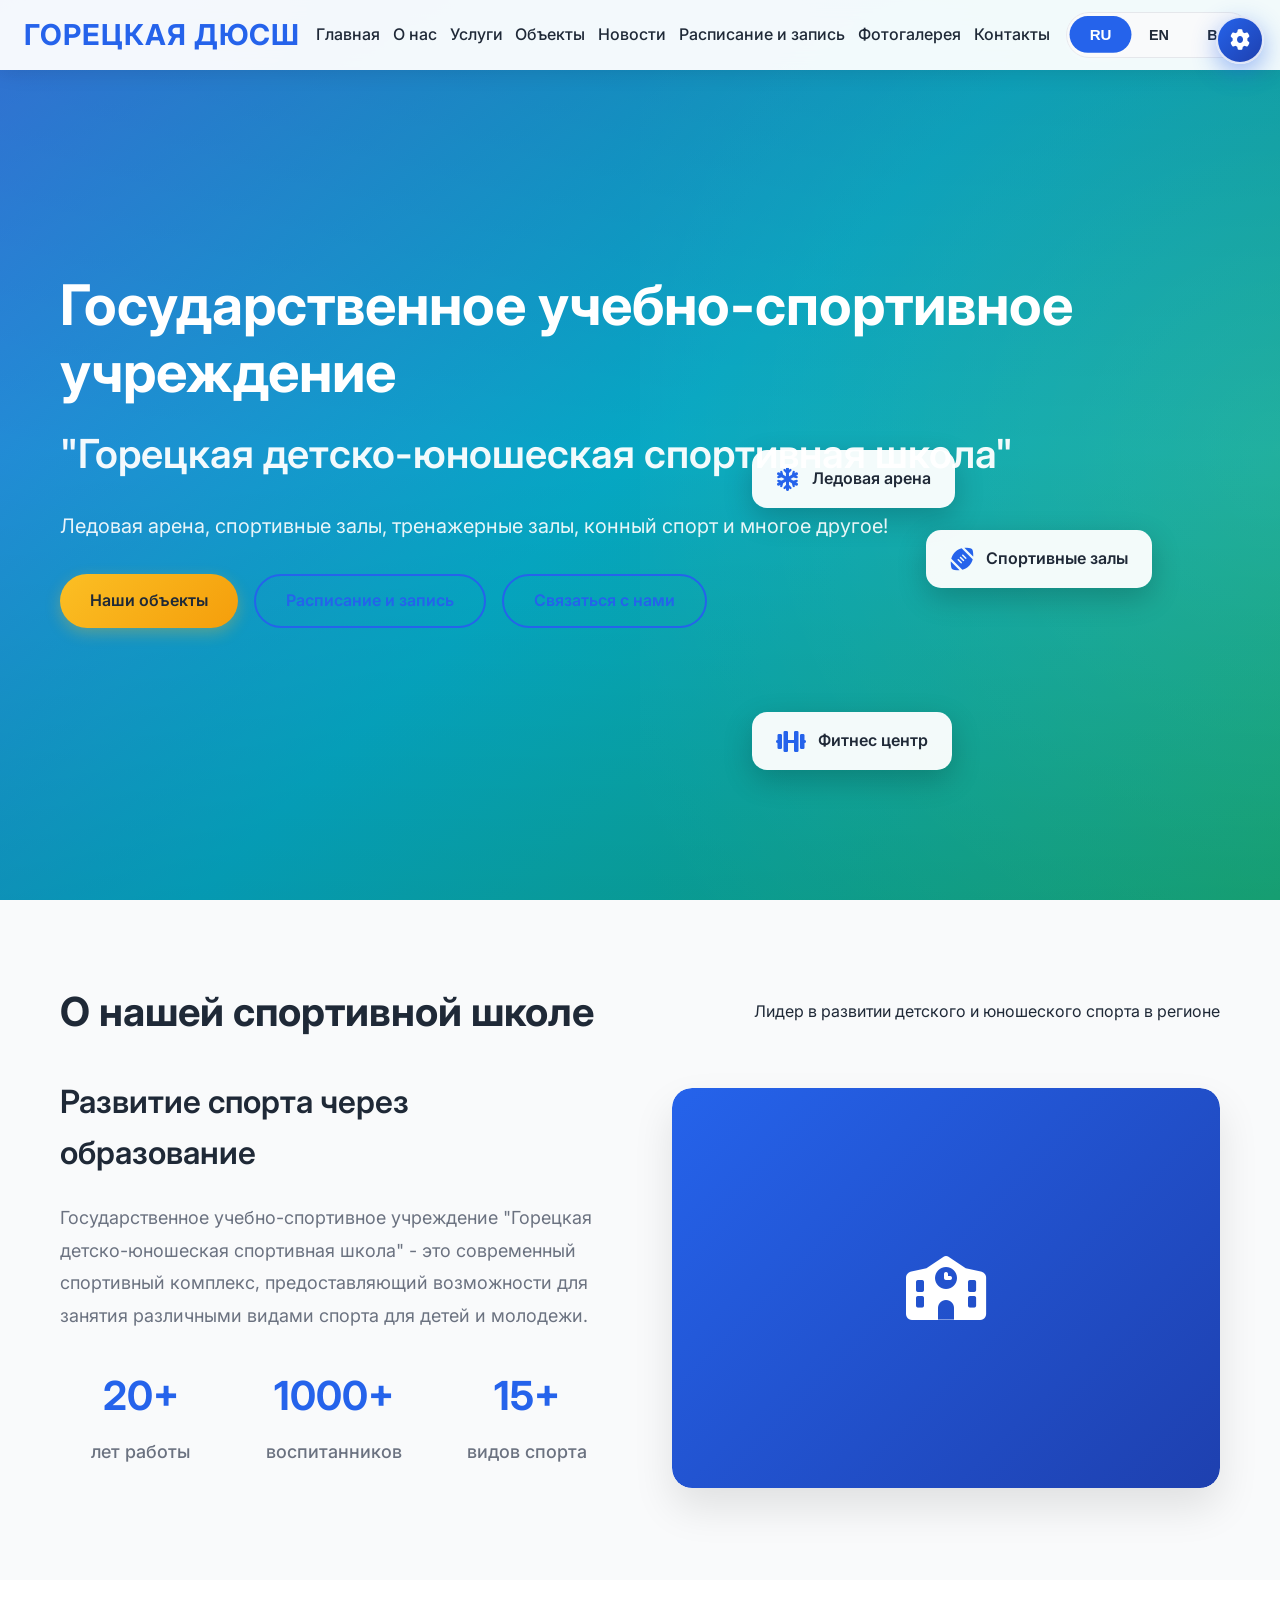
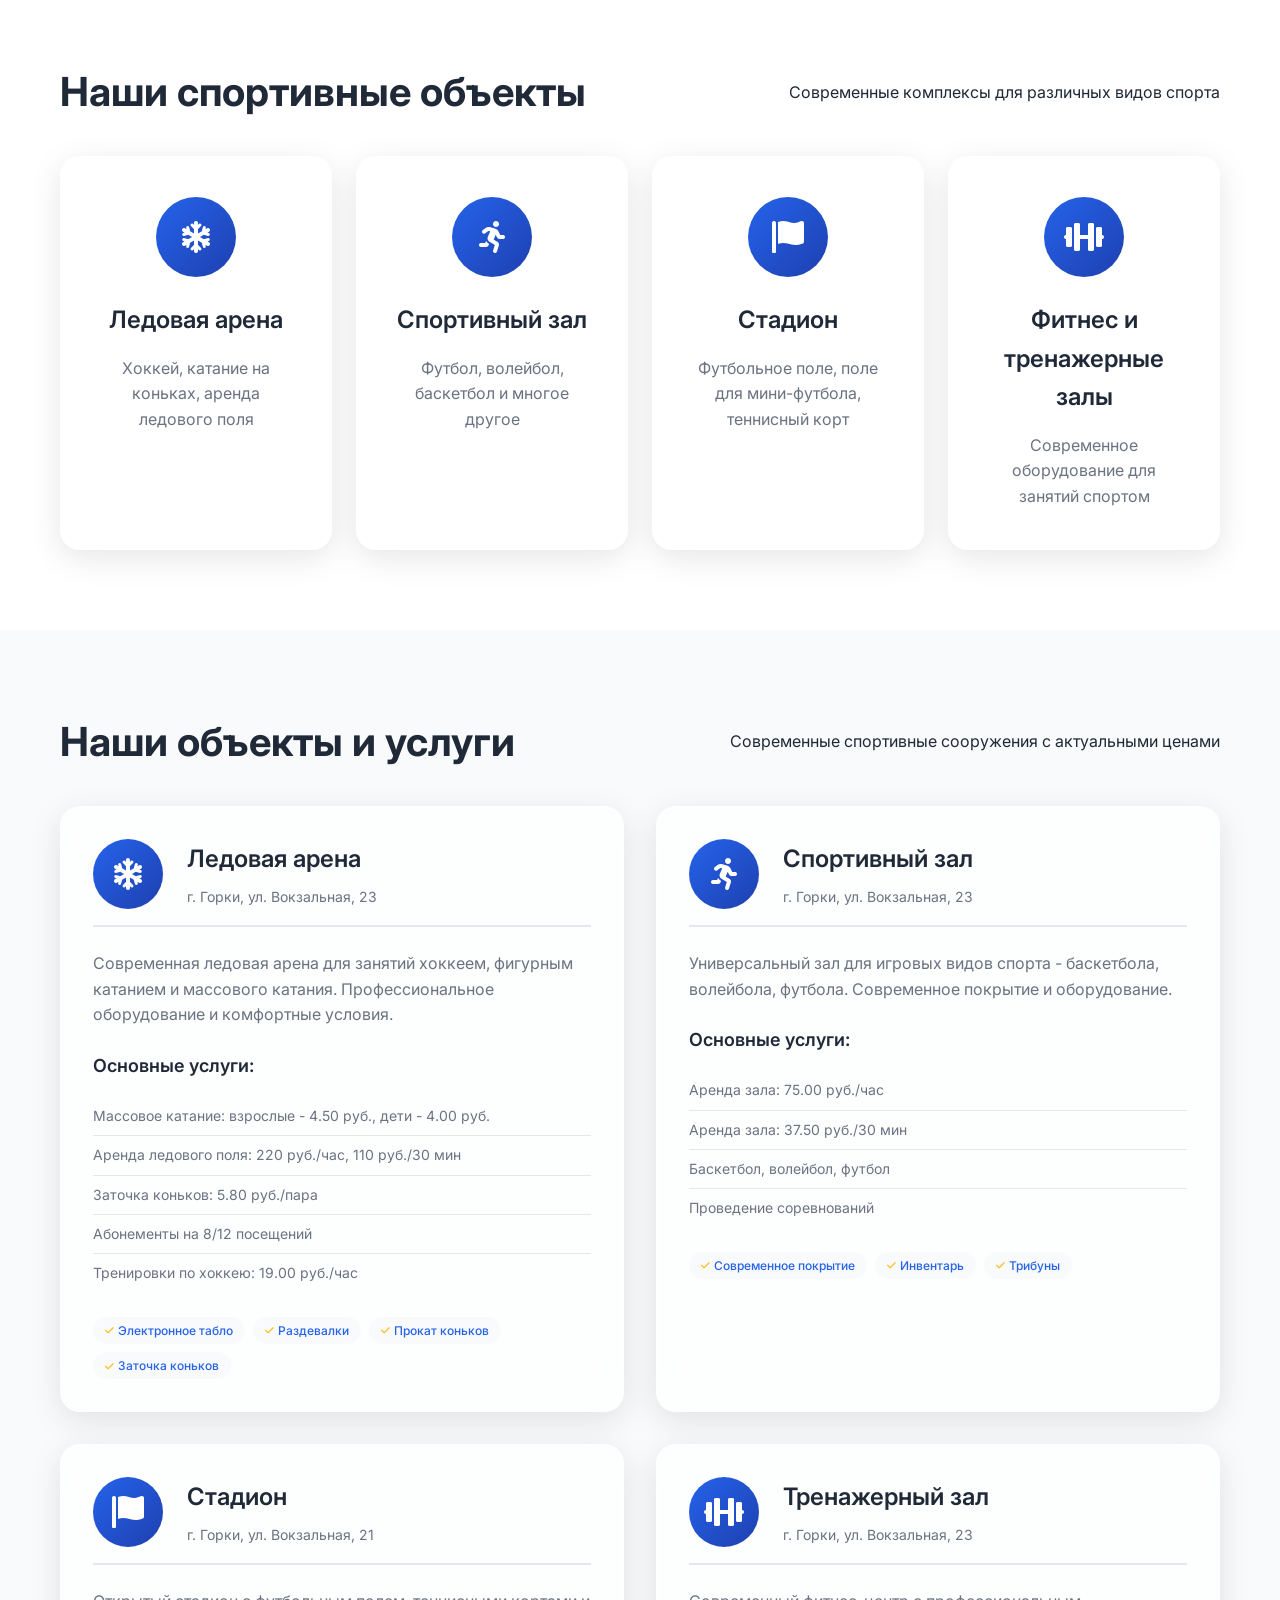
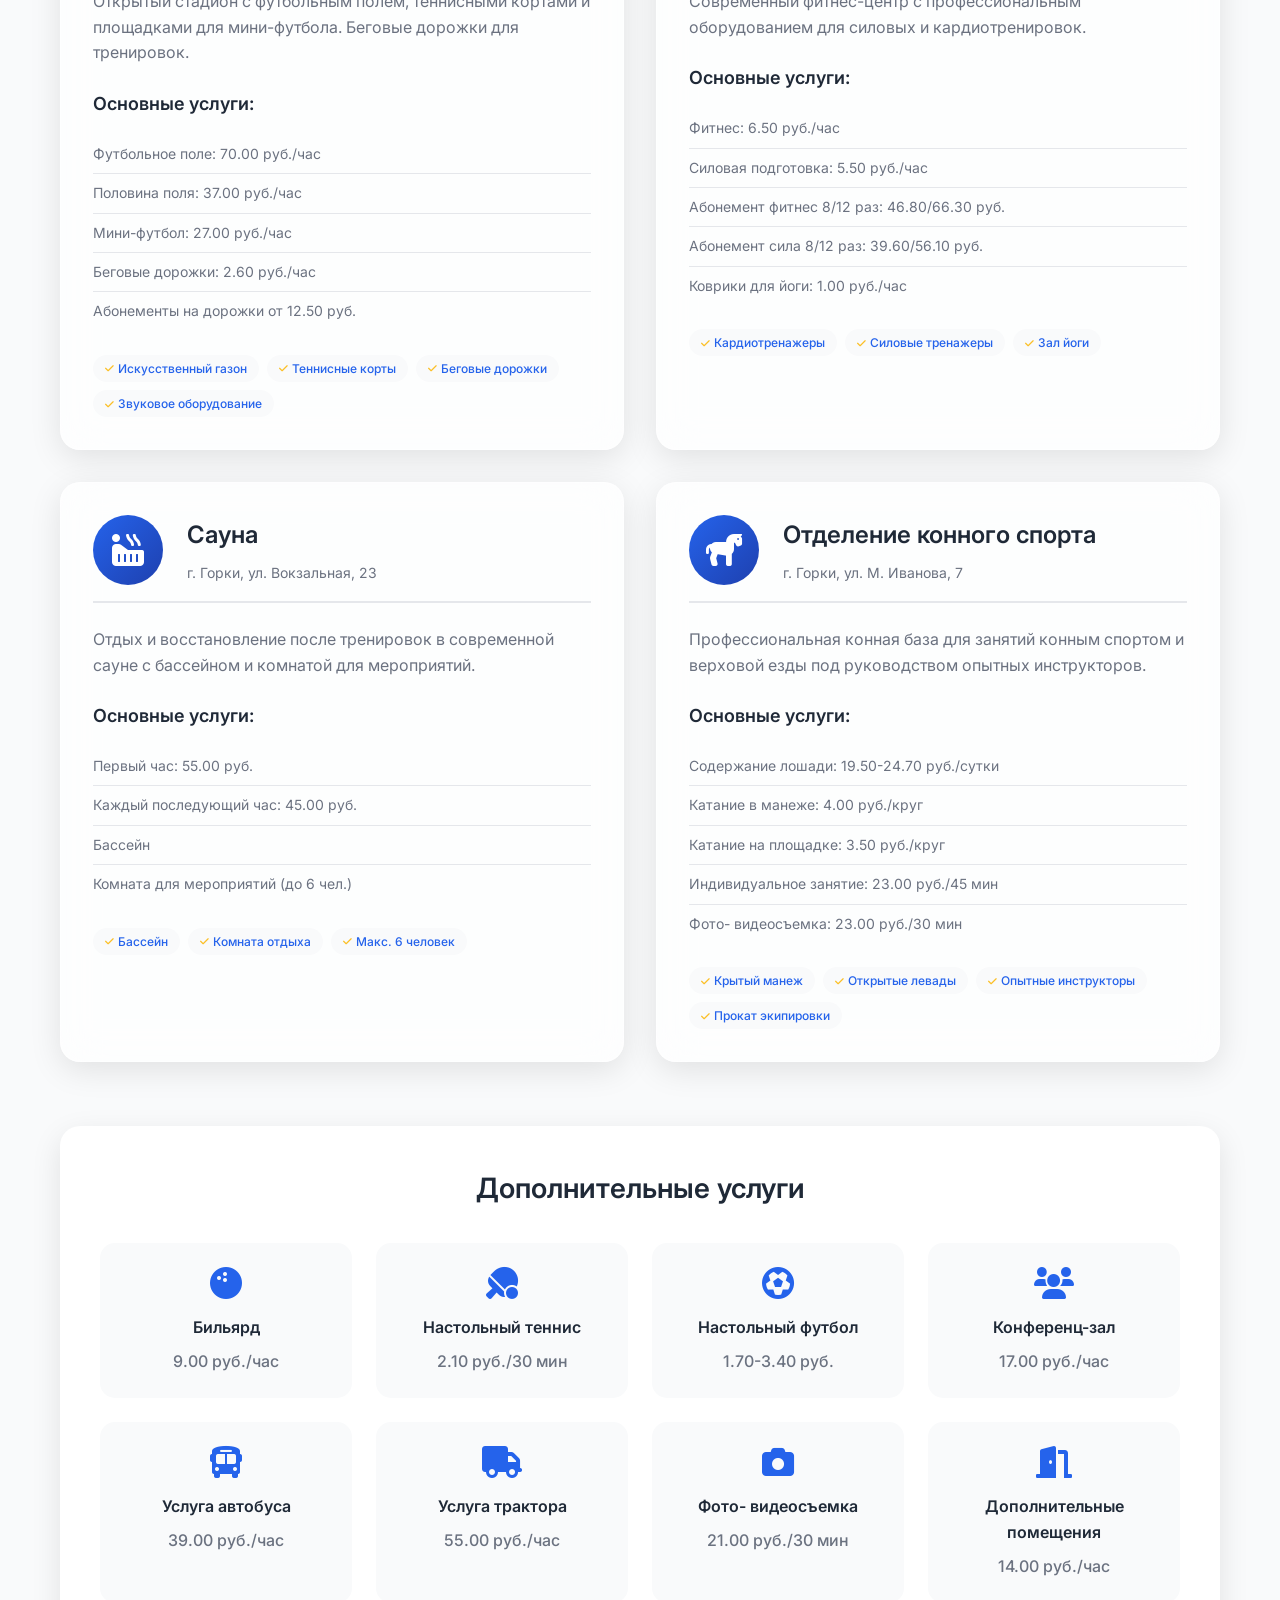
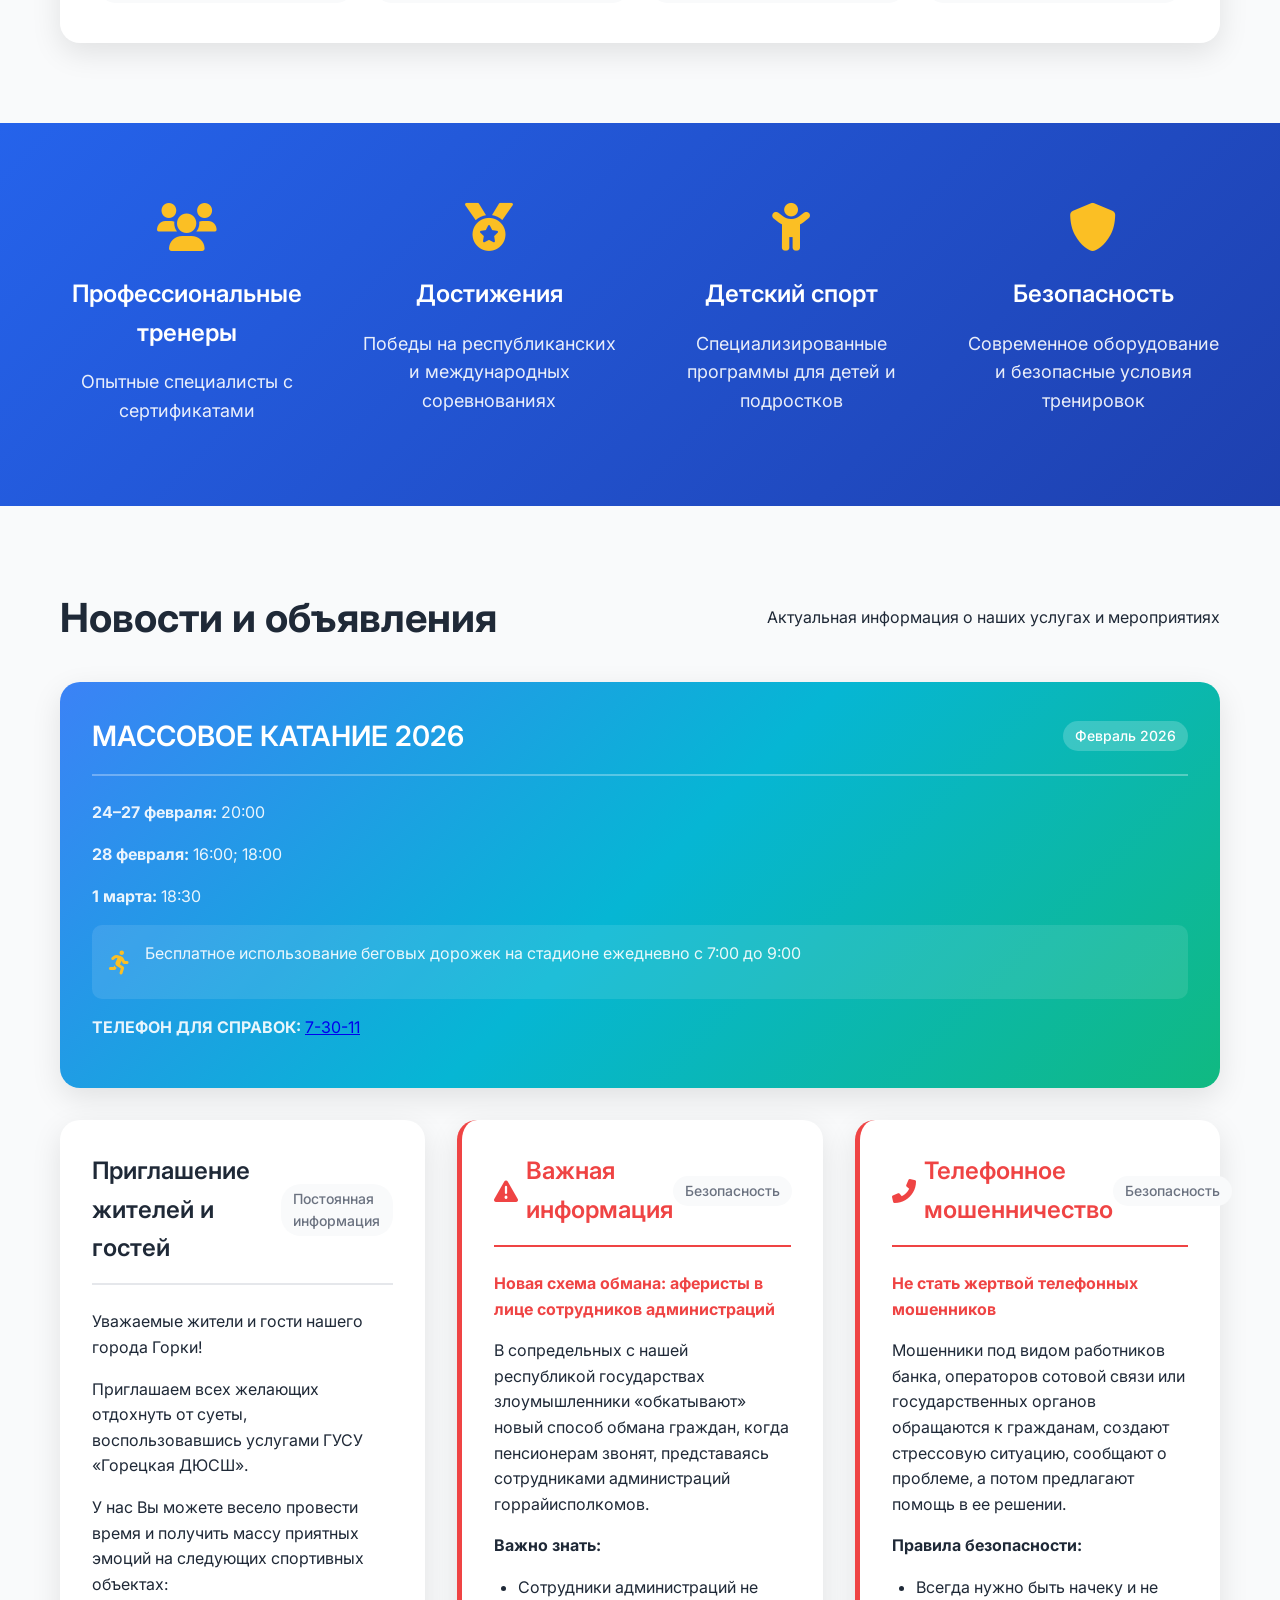
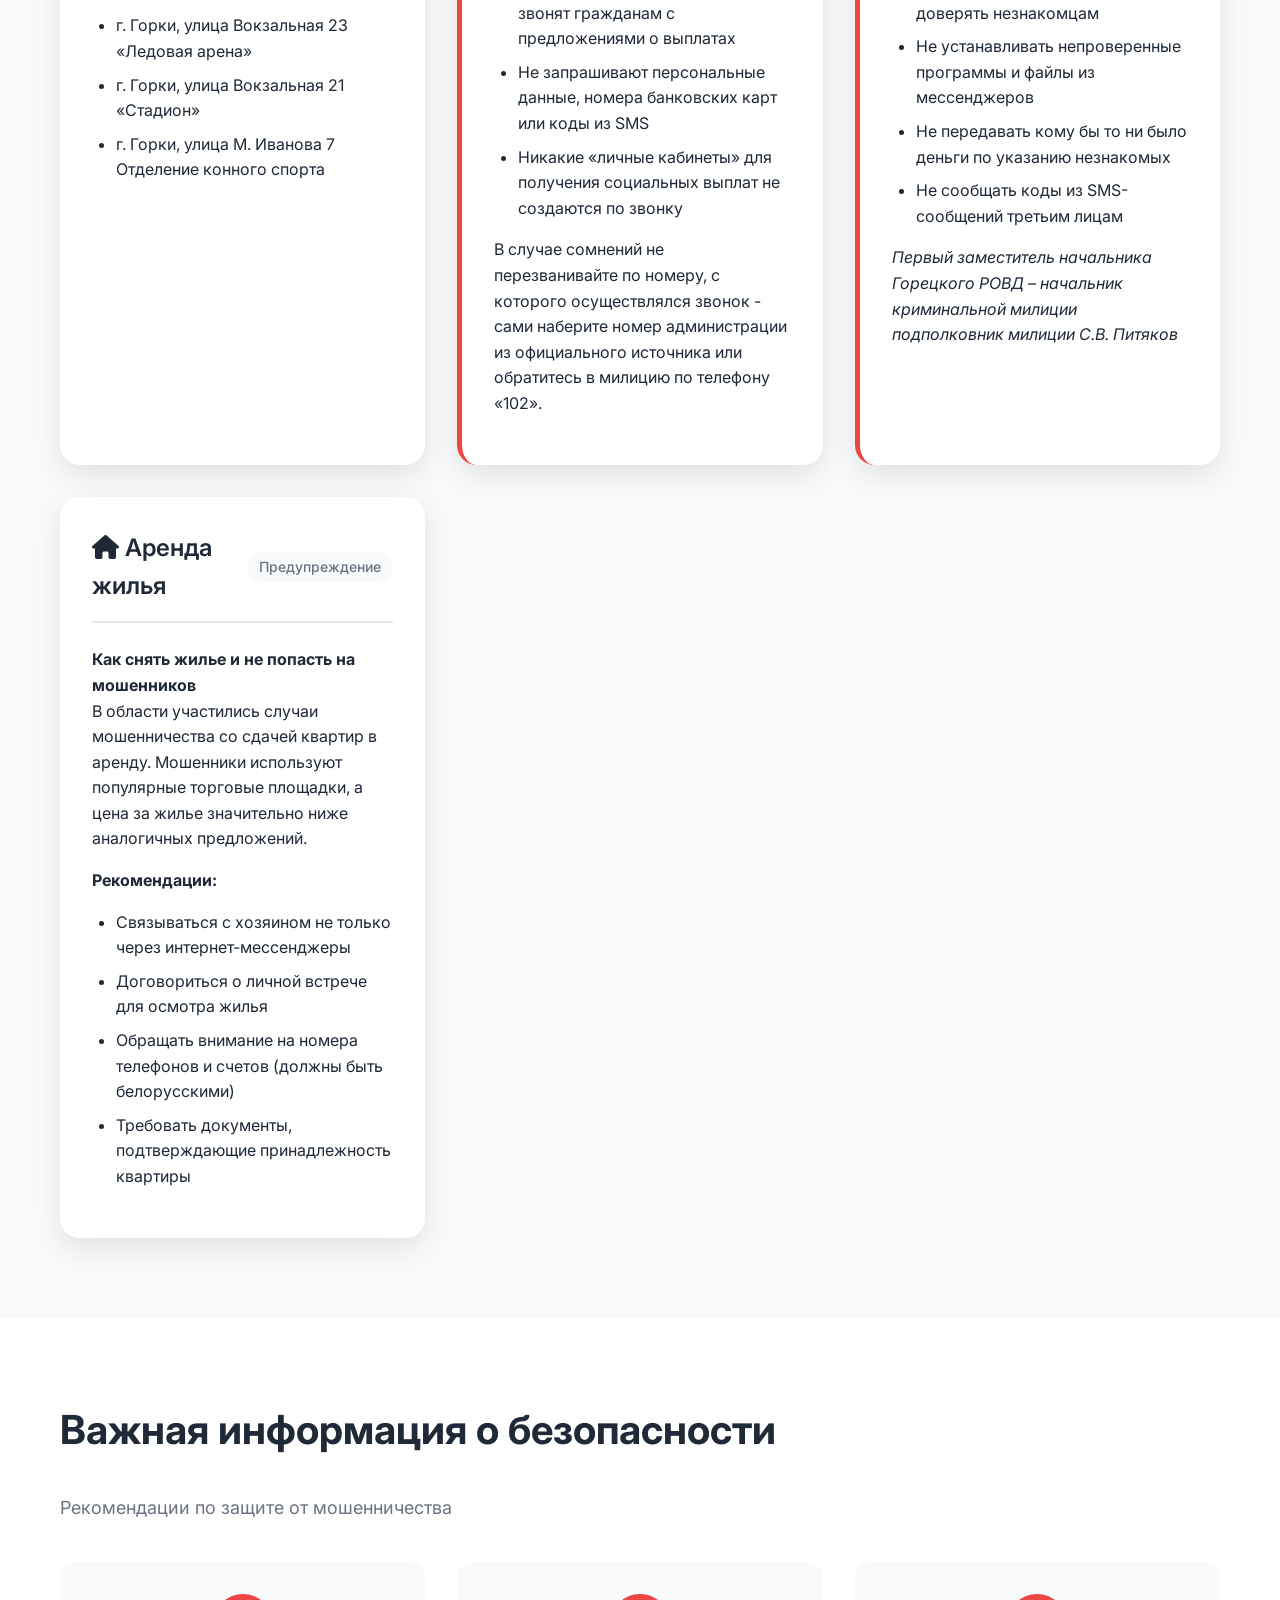
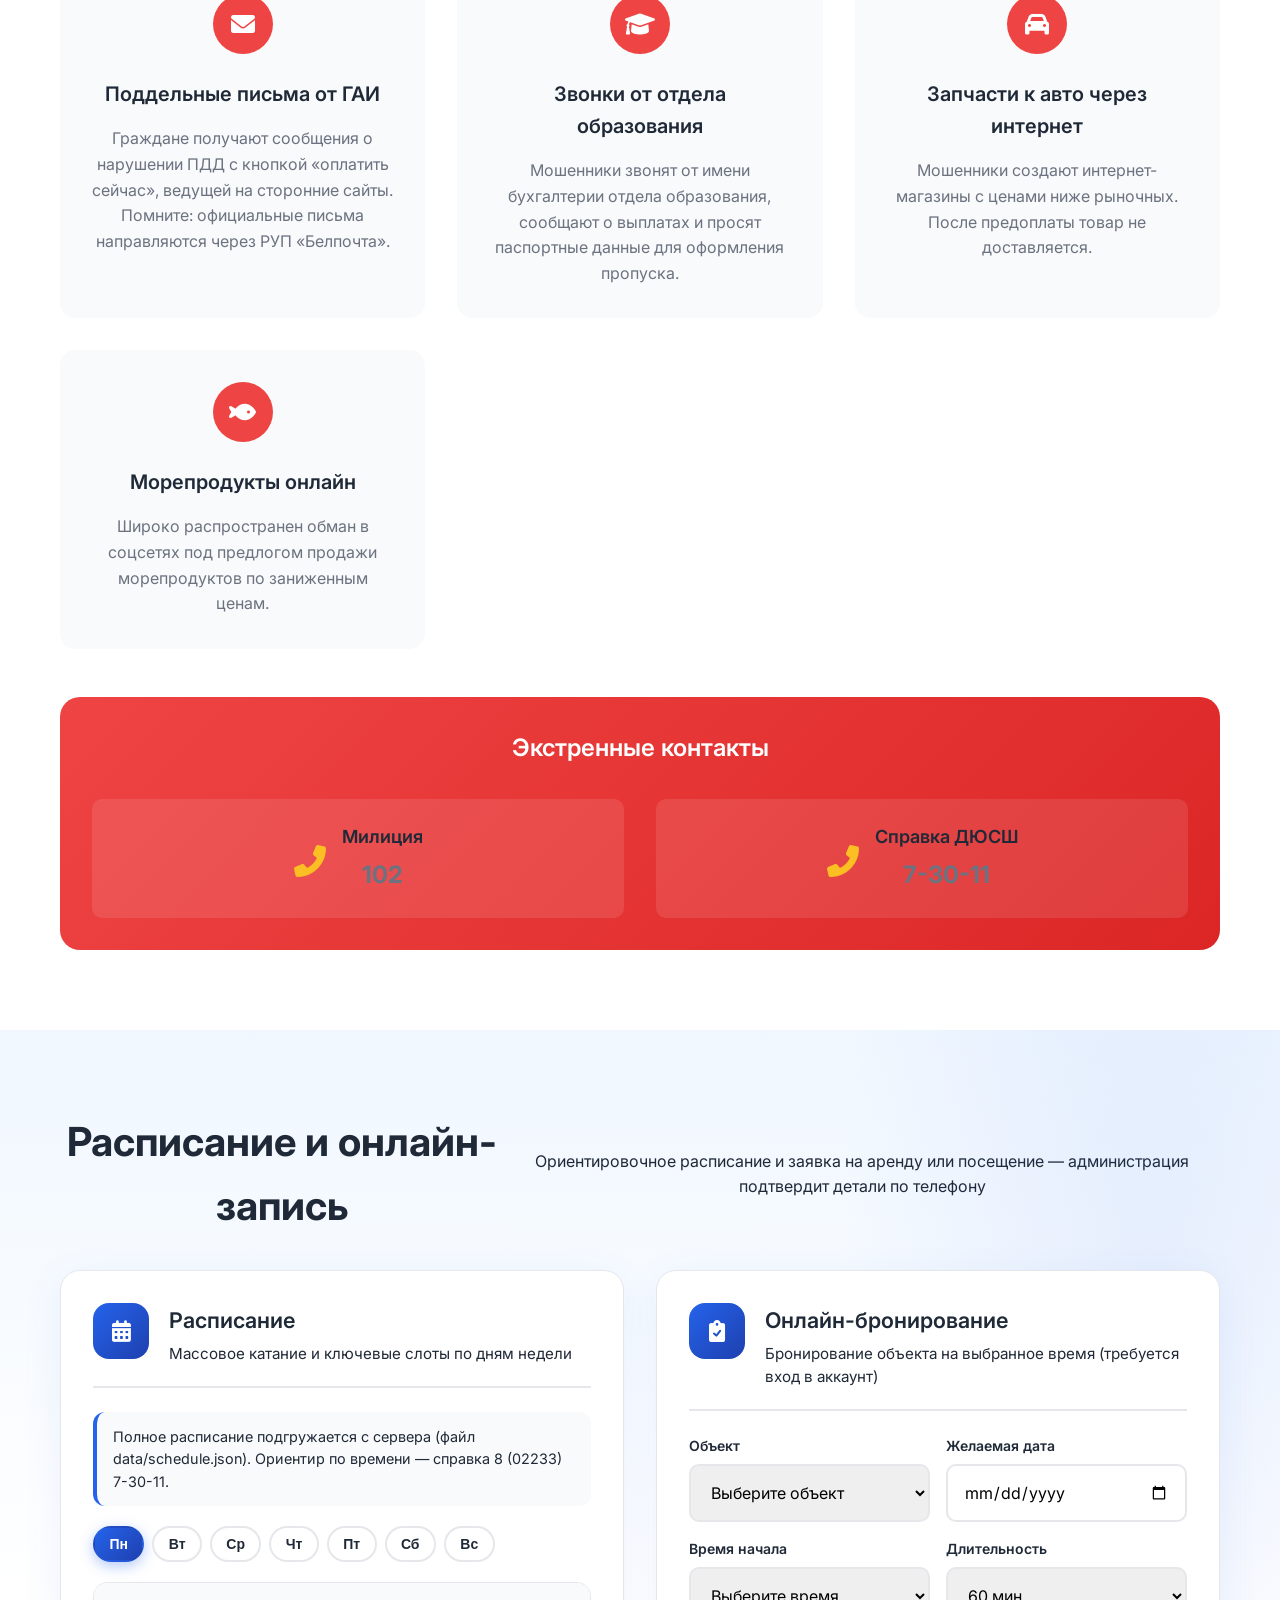
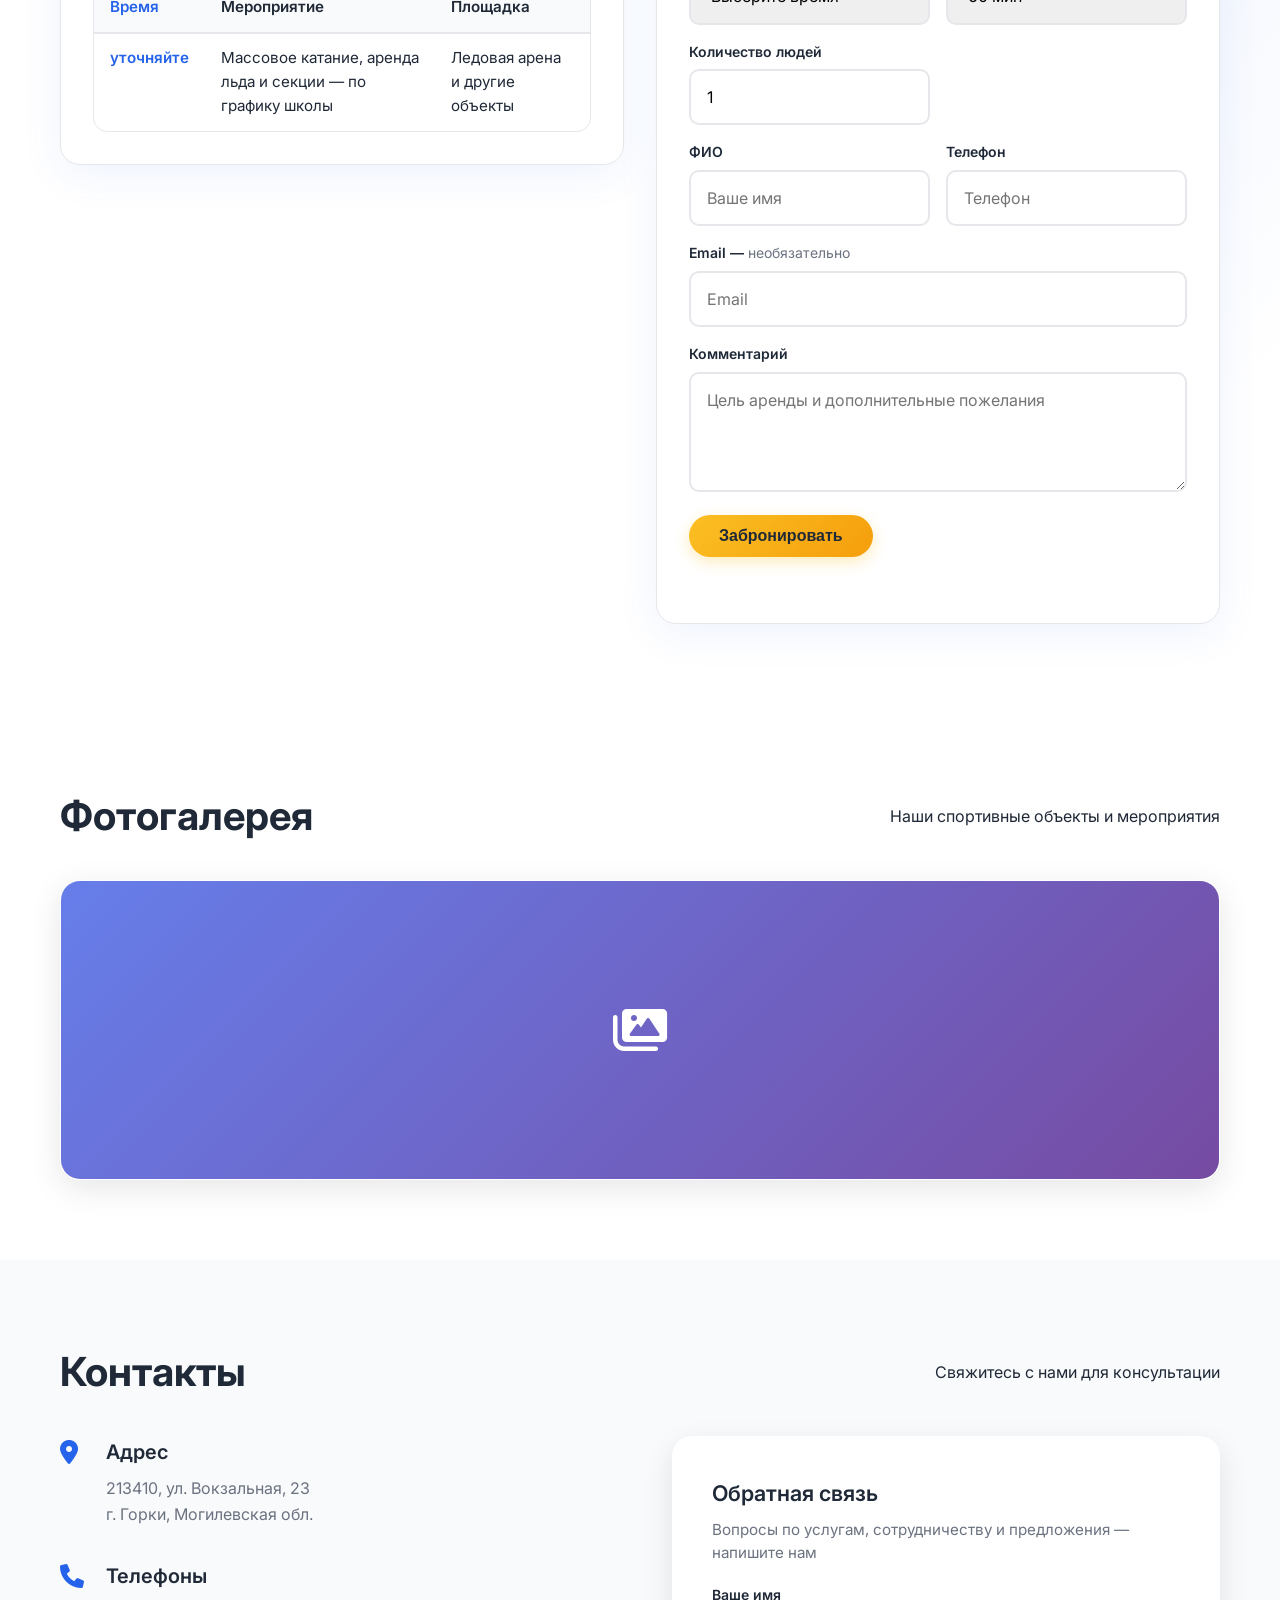
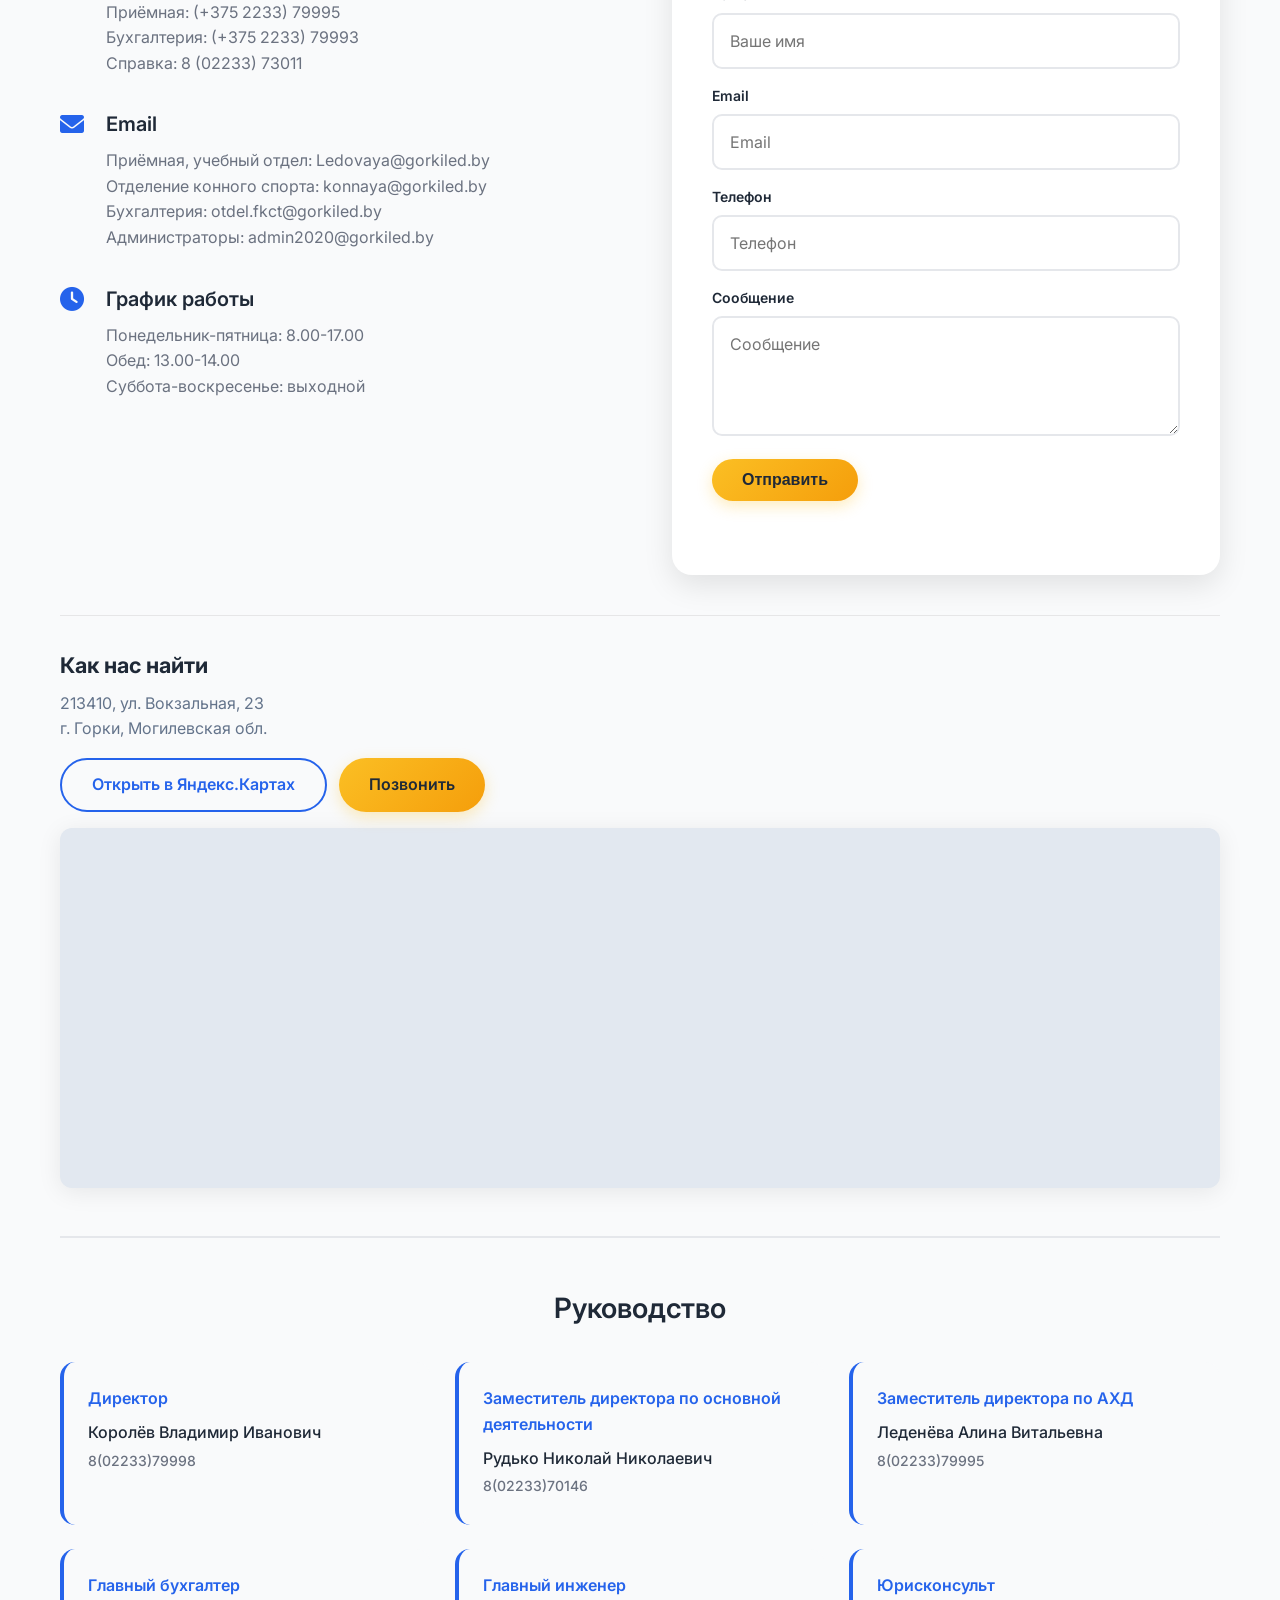
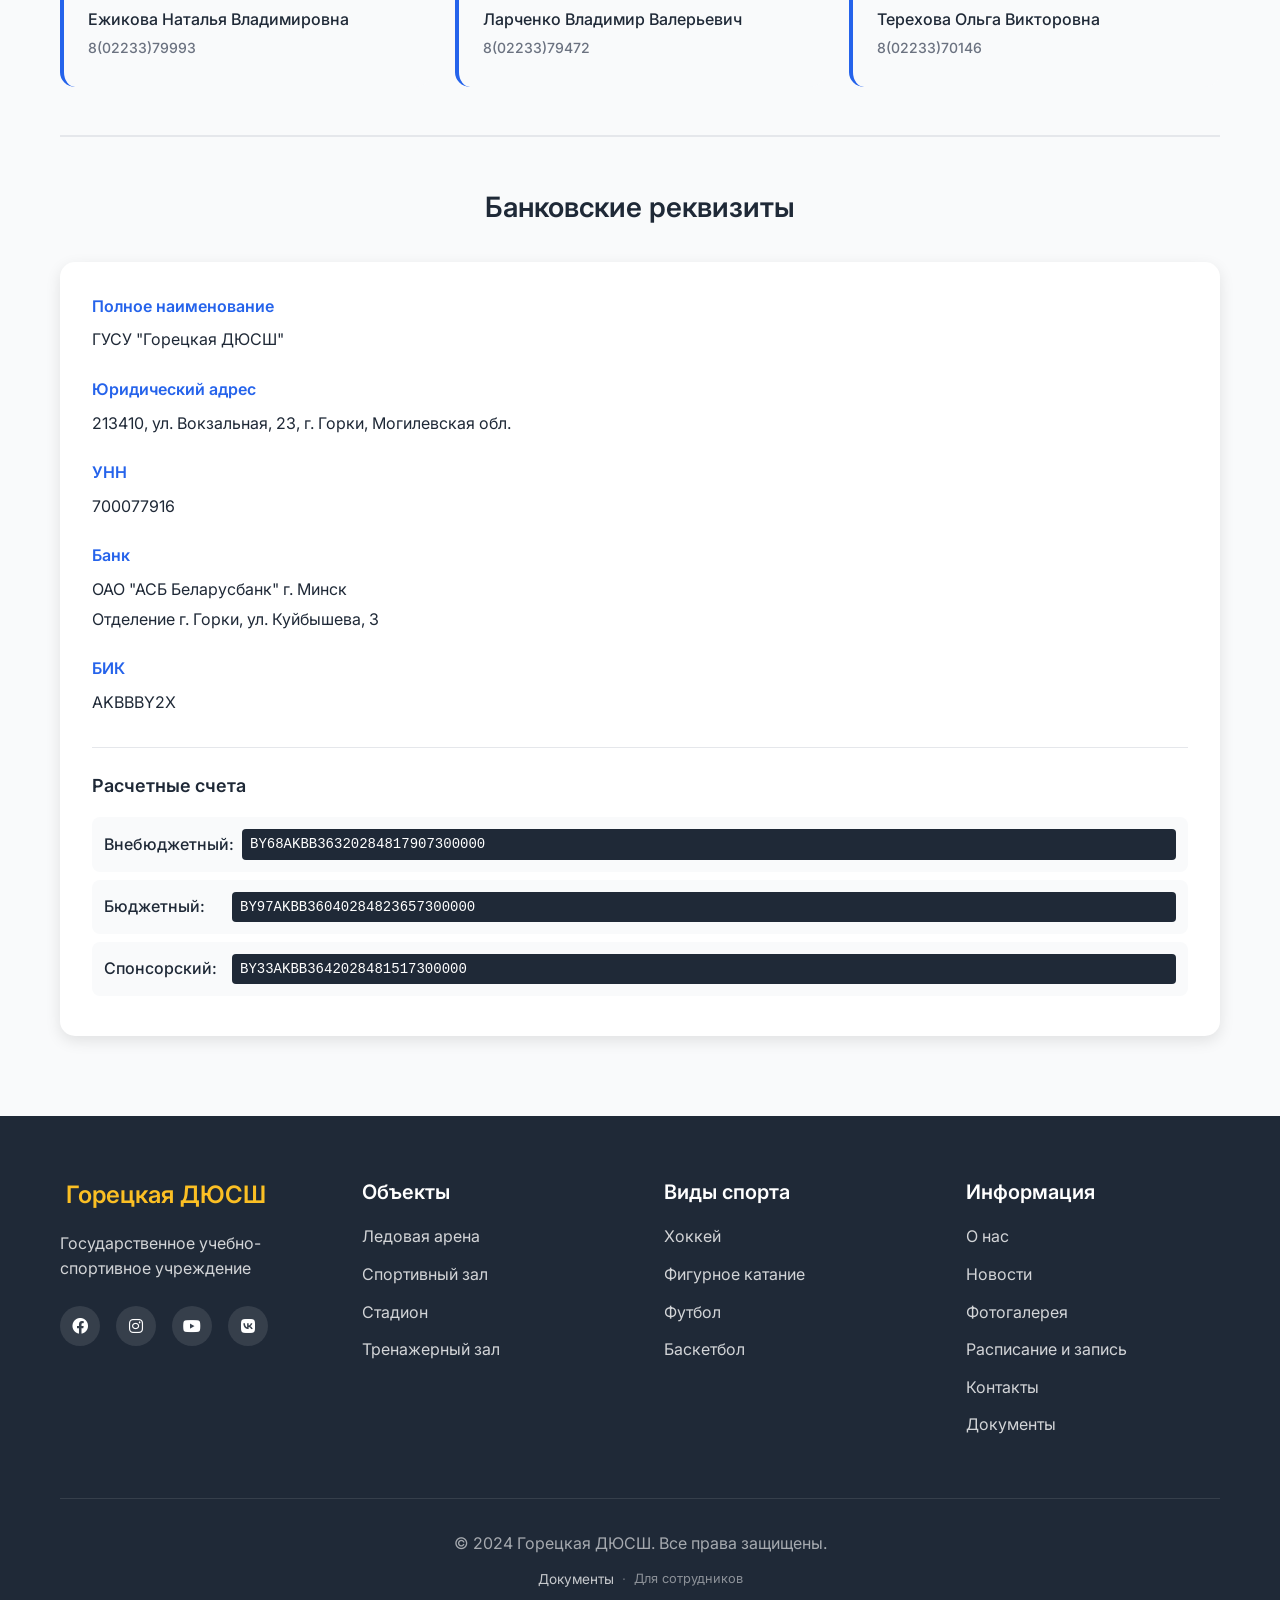
<file: gorki-led-new/index.html>
<!DOCTYPE html>
<html lang="ru">
<head>
    <meta charset="UTF-8">
    <meta name="viewport" content="width=device-width, initial-scale=1.0">
    <title data-translate="page-title">Горецкая ДЮСШ - Ледовая арена и спортивные комплексы</title>
    <meta name="description" data-translate="seo-description" content="Горецкая ДЮСШ: ледовая арена, массовое катание, спортивные залы в Горках. Расписание, цены, онлайн-запись. Справка: 8 (02233) 7-30-11.">
    <meta name="robots" content="index, follow">
    <link rel="canonical" href="https://gorkiled.by/">
    <meta property="og:type" content="website">
    <meta property="og:url" content="https://gorkiled.by/">
    <meta property="og:title" content="Горецкая ДЮСШ — ледовая арена и спортивные комплексы">
    <meta property="og:description" data-translate="seo-description" content="Горецкая ДЮСШ: ледовая арена, массовое катание, спортивные залы в Горках. Расписание, цены, онлайн-запись.">
    <meta property="og:locale" content="ru_BY">
    <script type="application/ld+json">
    {
      "@context": "https://schema.org",
      "@type": "SportsActivityLocation",
      "name": "Горецкая детско-юношеская спортивная школа",
      "alternateName": "Горецкая ДЮСШ",
      "url": "https://gorkiled.by/",
      "telephone": "+375223373011",
      "email": "Ledovaya@gorkiled.by",
      "address": {
        "@type": "PostalAddress",
        "streetAddress": "ул. Вокзальная, 23",
        "addressLocality": "Горки",
        "addressRegion": "Могилевская область",
        "postalCode": "213410",
        "addressCountry": "BY"
      },
      "openingHoursSpecification": [{
        "@type": "OpeningHoursSpecification",
        "dayOfWeek": ["Monday","Tuesday","Wednesday","Thursday","Friday"],
        "opens": "08:00",
        "closes": "17:00"
      }]
    }
    </script>
    <link rel="stylesheet" href="style.css">
    <link href="https://fonts.googleapis.com/css2?family=Inter:wght@300;400;500;600;700&display=swap" rel="stylesheet">
    <link rel="stylesheet" href="https://cdnjs.cloudflare.com/ajax/libs/font-awesome/6.0.0/css/all.min.css">
    <script src="translations.js"></script>
    <script src="translations-content.js"></script>
    <script src="site-customization.js"></script>
</head>
<body class="has-mobile-bar">
    <button type="button" class="site-admin-gear" id="siteAdminGear" onclick="openAdminModal()" title="Управление сайтом" aria-label="Управление сайтом">
        <i class="fas fa-cog" aria-hidden="true"></i>
    </button>
    <!-- Навигация -->
    <nav class="navbar">
        <div class="nav-container">
            <div class="nav-logo">
                <h2><i class="fas fa-hockey-sticks"></i> <a href="#" class="logo-link" onclick="location.reload(); return false;" data-translate="site-logo">ГОРЕЦКАЯ ДЮСШ</a></h2>
            </div>
            <ul class="nav-menu">
                <li><a href="#home" data-translate="nav-home">Главная</a></li>
                <li><a href="#about" data-translate="nav-about">О нас</a></li>
                <li><a href="#services" data-translate="nav-services">Услуги</a></li>
                <li><a href="#facilities" data-translate="nav-facilities">Объекты</a></li>
                <li><a href="#news" data-translate="nav-news">Новости</a></li>
                <li><a href="#visitor" data-translate="nav-visitor">Расписание и запись</a></li>
                <li><a href="#gallery" data-translate="nav-gallery">Фотогалерея</a></li>
                <li><a href="#contacts" data-translate="nav-contacts">Контакты</a></li>
            </ul>
            <div class="nav-controls">
                <div class="language-switcher">
                    <button class="lang-btn active" data-lang="ru">RU</button>
                    <button class="lang-btn" data-lang="en">EN</button>
                    <button class="lang-btn" data-lang="be">BE</button>
                </div>
                <button type="button" class="admin-btn admin-btn-hidden" id="adminNavBtn" onclick="openAdminModal()" data-translate-title="admin-panel-title" title="Административная панель" aria-hidden="true" tabindex="-1">
                    <i class="fas fa-cog"></i>
                </button>
                <div class="nav-toggle">
                    <span></span>
                    <span></span>
                    <span></span>
                </div>
            </div>
        </div>
    </nav>

    <!-- Главный экран -->
    <section id="home" class="hero">
        <div class="hero-overlay"></div>
        <div class="hero-content">
            <h1 class="hero-title" data-translate="hero-title">Государственное учебно-спортивное учреждение</h1>
            <h2 class="hero-subtitle" data-translate="hero-subtitle">"Горецкая детско-юношеская спортивная школа"</h2>
            <p class="hero-description" data-translate="hero-description">Ледовая арена, спортивные залы, тренажерные залы, конный спорт и многое другое!</p>
            <div class="hero-buttons">
                <a href="#facilities" class="btn btn-primary" data-translate="btn-facilities">Наши объекты</a>
                <a href="#visitor" class="btn btn-secondary" data-translate="btn-booking">Расписание и запись</a>
                <a href="#contacts" class="btn btn-secondary" data-translate="btn-contacts">Связаться с нами</a>
            </div>
        </div>
        <div class="hero-image">
            <div class="floating-card">
                <i class="fas fa-snowflake"></i>
                <span data-translate="hero-card-ice">Ледовая арена</span>
            </div>
            <div class="floating-card floating-card-2">
                <i class="fas fa-football-ball"></i>
                <span data-translate="hero-card-gym">Спортивные залы</span>
            </div>
            <div class="floating-card floating-card-3">
                <i class="fas fa-dumbbell"></i>
                <span data-translate="hero-card-fitness">Фитнес центр</span>
            </div>
        </div>
    </section>

    <!-- О компании -->
    <section id="about" class="about">
        <div class="container">
            <div class="section-header">
                <h2 data-translate="about-heading">О нашей спортивной школе</h2>
                <p data-translate="about-lead">Лидер в развитии детского и юношеского спорта в регионе</p>
            </div>
            <div class="about-grid">
                <div class="about-text">
                    <h3 data-translate="about-h3">Развитие спорта через образование</h3>
                    <p data-translate="about-text">Государственное учебно-спортивное учреждение "Горецкая детско-юношеская спортивная школа" - это современный спортивный комплекс, предоставляющий возможности для занятия различными видами спорта для детей и молодежи.</p>
                    <div class="stats">
                        <div class="stat-item">
                            <h4>20+</h4>
                            <p data-translate="about-stat-years">лет работы</p>
                        </div>
                        <div class="stat-item">
                            <h4>1000+</h4>
                            <p data-translate="about-stat-students">воспитанников</p>
                        </div>
                        <div class="stat-item">
                            <h4>15+</h4>
                            <p data-translate="about-stat-sports">видов спорта</p>
                        </div>
                    </div>
                </div>
                <div class="about-image">
                    <div class="about-slider">
                        <div class="slider-container">
                            <div class="slider-track" id="aboutSliderTrack">
                                <div class="slide">
                                    <div class="image-placeholder">
                                        <i class="fas fa-school"></i>
                                    </div>
                                </div>
                            </div>
                            <button class="slider-btn prev-btn" id="aboutPrevBtn" style="display: none;">
                                <i class="fas fa-chevron-left"></i>
                            </button>
                            <button class="slider-btn next-btn" id="aboutNextBtn" style="display: none;">
                                <i class="fas fa-chevron-right"></i>
                            </button>
                        </div>
                        <div class="slider-dots" id="aboutSliderDots" style="display: none;">
                            <!-- Точки навигации будут добавлены динамически -->
                        </div>
                    </div>
                </div>
            </div>
        </div>
    </section>

    <!-- Услуги -->
    <section id="services" class="services">
        <div class="container">
            <div class="section-header">
                <h2 data-translate="services-heading">Наши спортивные объекты</h2>
                <p data-translate="services-lead">Современные комплексы для различных видов спорта</p>
            </div>
            <div class="services-grid">
                <div class="service-card">
                    <div class="service-icon">
                        <i class="fas fa-snowflake"></i>
                    </div>
                    <h3 data-translate="svc-ice-title">Ледовая арена</h3>
                    <p data-translate="svc-ice-desc">Хоккей, катание на коньках, аренда ледового поля</p>
                </div>
                <div class="service-card">
                    <div class="service-icon">
                        <i class="fas fa-running"></i>
                    </div>
                    <h3 data-translate="svc-gym-title">Спортивный зал</h3>
                    <p data-translate="svc-gym-desc">Футбол, волейбол, баскетбол и многое другое</p>
                </div>
                <div class="service-card">
                    <div class="service-icon">
                        <i class="fas fa-flag"></i>
                    </div>
                    <h3 data-translate="svc-stadium-title">Стадион</h3>
                    <p data-translate="svc-stadium-desc">Футбольное поле, поле для мини-футбола, теннисный корт</p>
                </div>
                <div class="service-card">
                    <div class="service-icon">
                        <i class="fas fa-dumbbell"></i>
                    </div>
                    <h3 data-translate="svc-fitness-title">Фитнес и тренажерные залы</h3>
                    <p data-translate="svc-fitness-desc">Современное оборудование для занятий спортом</p>
                </div>
            </div>
        </div>
    </section>

    <!-- Спортивные объекты с ценами -->
    <section id="facilities" class="facilities">
        <div class="container">
            <div class="section-header">
                <h2 data-translate="facilities-heading">Наши объекты и услуги</h2>
                <p data-translate="facilities-lead">Современные спортивные сооружения с актуальными ценами</p>
            </div>

            <div id="gorkiPricesContainer" class="managed-prices-block" style="display: none;" aria-live="polite"></div>
            
            <div class="facilities-grid">
                <!-- Ледовая арена -->
                <div class="facility-card">
                    <div class="facility-header">
                        <div class="facility-icon">
                            <i class="fas fa-snowflake"></i>
                        </div>
                        <div class="facility-info">
                            <h3 data-translate="fac-ice-title">Ледовая арена</h3>
                            <p data-translate="facility-addr-vokzal23">г. Горки, ул. Вокзальная, 23</p>
                        </div>
                    </div>
                    <div class="facility-description">
                        <p data-translate="fac-ice-desc">Современная ледовая арена для занятий хоккеем, фигурным катанием и массового катания. Профессиональное оборудование и комфортные условия.</p>
                    </div>
                    <div class="facility-services">
                        <h4 data-translate="facility-services-h4">Основные услуги:</h4>
                        <ul>
                            <li data-translate="fac-ice-s1">Массовое катание: взрослые - 4.50 руб., дети - 4.00 руб.</li>
                            <li data-translate="fac-ice-s2">Аренда ледового поля: 220 руб./час, 110 руб./30 мин</li>
                            <li data-translate="fac-ice-s3">Заточка коньков: 5.80 руб./пара</li>
                            <li data-translate="fac-ice-s4">Абонементы на 8/12 посещений</li>
                            <li data-translate="fac-ice-s5">Тренировки по хоккею: 19.00 руб./час</li>
                        </ul>
                    </div>
                    <div class="facility-features">
                        <span class="feature-tag"><i class="fas fa-check"></i> <span data-translate="fac-ice-f1">Электронное табло</span></span>
                        <span class="feature-tag"><i class="fas fa-check"></i> <span data-translate="fac-ice-f2">Раздевалки</span></span>
                        <span class="feature-tag"><i class="fas fa-check"></i> <span data-translate="fac-ice-f3">Прокат коньков</span></span>
                        <span class="feature-tag"><i class="fas fa-check"></i> <span data-translate="fac-ice-f4">Заточка коньков</span></span>
                    </div>
                </div>

                <!-- Спортивный зал -->
                <div class="facility-card">
                    <div class="facility-header">
                        <div class="facility-icon">
                            <i class="fas fa-running"></i>
                        </div>
                        <div class="facility-info">
                            <h3 data-translate="fac-gym-title">Спортивный зал</h3>
                            <p data-translate="facility-addr-vokzal23">г. Горки, ул. Вокзальная, 23</p>
                        </div>
                    </div>
                    <div class="facility-description">
                        <p data-translate="fac-gym-desc">Универсальный зал для игровых видов спорта - баскетбола, волейбола, футбола. Современное покрытие и оборудование.</p>
                    </div>
                    <div class="facility-services">
                        <h4 data-translate="facility-services-h4">Основные услуги:</h4>
                        <ul>
                            <li data-translate="fac-gym-s1">Аренда зала: 75.00 руб./час</li>
                            <li data-translate="fac-gym-s2">Аренда зала: 37.50 руб./30 мин</li>
                            <li data-translate="fac-gym-s3">Баскетбол, волейбол, футбол</li>
                            <li data-translate="fac-gym-s4">Проведение соревнований</li>
                        </ul>
                    </div>
                    <div class="facility-features">
                        <span class="feature-tag"><i class="fas fa-check"></i> <span data-translate="fac-gym-f1">Современное покрытие</span></span>
                        <span class="feature-tag"><i class="fas fa-check"></i> <span data-translate="fac-gym-f2">Инвентарь</span></span>
                        <span class="feature-tag"><i class="fas fa-check"></i> <span data-translate="fac-gym-f3">Трибуны</span></span>
                    </div>
                </div>

                <!-- Стадион -->
                <div class="facility-card">
                    <div class="facility-header">
                        <div class="facility-icon">
                            <i class="fas fa-flag"></i>
                        </div>
                        <div class="facility-info">
                            <h3 data-translate="fac-stad-title">Стадион</h3>
                            <p data-translate="facility-addr-vokzal21">г. Горки, ул. Вокзальная, 21</p>
                        </div>
                    </div>
                    <div class="facility-description">
                        <p data-translate="fac-stad-desc">Открытый стадион с футбольным полем, теннисными кортами и площадками для мини-футбола. Беговые дорожки для тренировок.</p>
                    </div>
                    <div class="facility-services">
                        <h4 data-translate="facility-services-h4">Основные услуги:</h4>
                        <ul>
                            <li data-translate="fac-stad-s1">Футбольное поле: 70.00 руб./час</li>
                            <li data-translate="fac-stad-s2">Половина поля: 37.00 руб./час</li>
                            <li data-translate="fac-stad-s3">Мини-футбол: 27.00 руб./час</li>
                            <li data-translate="fac-stad-s4">Беговые дорожки: 2.60 руб./час</li>
                            <li data-translate="fac-stad-s5">Абонементы на дорожки от 12.50 руб.</li>
                        </ul>
                    </div>
                    <div class="facility-features">
                        <span class="feature-tag"><i class="fas fa-check"></i> <span data-translate="fac-stad-f1">Искусственный газон</span></span>
                        <span class="feature-tag"><i class="fas fa-check"></i> <span data-translate="fac-stad-f2">Теннисные корты</span></span>
                        <span class="feature-tag"><i class="fas fa-check"></i> <span data-translate="fac-stad-f3">Беговые дорожки</span></span>
                        <span class="feature-tag"><i class="fas fa-check"></i> <span data-translate="fac-stad-f4">Звуковое оборудование</span></span>
                    </div>
                </div>

                <!-- Тренажерный зал -->
                <div class="facility-card">
                    <div class="facility-header">
                        <div class="facility-icon">
                            <i class="fas fa-dumbbell"></i>
                        </div>
                        <div class="facility-info">
                            <h3 data-translate="fac-fit-title">Тренажерный зал</h3>
                            <p data-translate="facility-addr-vokzal23">г. Горки, ул. Вокзальная, 23</p>
                        </div>
                    </div>
                    <div class="facility-description">
                        <p data-translate="fac-fit-desc">Современный фитнес-центр с профессиональным оборудованием для силовых и кардиотренировок.</p>
                    </div>
                    <div class="facility-services">
                        <h4 data-translate="facility-services-h4">Основные услуги:</h4>
                        <ul>
                            <li data-translate="fac-fit-s1">Фитнес: 6.50 руб./час</li>
                            <li data-translate="fac-fit-s2">Силовая подготовка: 5.50 руб./час</li>
                            <li data-translate="fac-fit-s3">Абонемент фитнес 8/12 раз: 46.80/66.30 руб.</li>
                            <li data-translate="fac-fit-s4">Абонемент сила 8/12 раз: 39.60/56.10 руб.</li>
                            <li data-translate="fac-fit-s5">Коврики для йоги: 1.00 руб./час</li>
                        </ul>
                    </div>
                    <div class="facility-features">
                        <span class="feature-tag"><i class="fas fa-check"></i> <span data-translate="fac-fit-f1">Кардиотренажеры</span></span>
                        <span class="feature-tag"><i class="fas fa-check"></i> <span data-translate="fac-fit-f2">Силовые тренажеры</span></span>
                        <span class="feature-tag"><i class="fas fa-check"></i> <span data-translate="fac-fit-f3">Зал йоги</span></span>
                    </div>
                </div>

                <!-- Сауна -->
                <div class="facility-card">
                    <div class="facility-header">
                        <div class="facility-icon">
                            <i class="fas fa-hot-tub"></i>
                        </div>
                        <div class="facility-info">
                            <h3 data-translate="fac-sauna-title">Сауна</h3>
                            <p data-translate="facility-addr-vokzal23">г. Горки, ул. Вокзальная, 23</p>
                        </div>
                    </div>
                    <div class="facility-description">
                        <p data-translate="fac-sauna-desc">Отдых и восстановление после тренировок в современной сауне с бассейном и комнатой для мероприятий.</p>
                    </div>
                    <div class="facility-services">
                        <h4 data-translate="facility-services-h4">Основные услуги:</h4>
                        <ul>
                            <li data-translate="fac-sauna-s1">Первый час: 55.00 руб.</li>
                            <li data-translate="fac-sauna-s2">Каждый последующий час: 45.00 руб.</li>
                            <li data-translate="fac-sauna-s3">Бассейн</li>
                            <li data-translate="fac-sauna-s4">Комната для мероприятий (до 6 чел.)</li>
                        </ul>
                    </div>
                    <div class="facility-features">
                        <span class="feature-tag"><i class="fas fa-check"></i> <span data-translate="fac-sauna-f1">Бассейн</span></span>
                        <span class="feature-tag"><i class="fas fa-check"></i> <span data-translate="fac-sauna-f2">Комната отдыха</span></span>
                        <span class="feature-tag"><i class="fas fa-check"></i> <span data-translate="fac-sauna-f3">Макс. 6 человек</span></span>
                    </div>
                </div>

                <!-- Конный спорт -->
                <div class="facility-card">
                    <div class="facility-header">
                        <div class="facility-icon">
                            <i class="fas fa-horse"></i>
                        </div>
                        <div class="facility-info">
                            <h3 data-translate="fac-horse-title">Отделение конного спорта</h3>
                            <p data-translate="facility-addr-ivanova7">г. Горки, ул. М. Иванова, 7</p>
                        </div>
                    </div>
                    <div class="facility-description">
                        <p data-translate="fac-horse-desc">Профессиональная конная база для занятий конным спортом и верховой ездой под руководством опытных инструкторов.</p>
                    </div>
                    <div class="facility-services">
                        <h4 data-translate="facility-services-h4">Основные услуги:</h4>
                        <ul>
                            <li data-translate="fac-horse-s1">Содержание лошади: 19.50-24.70 руб./сутки</li>
                            <li data-translate="fac-horse-s2">Катание в манеже: 4.00 руб./круг</li>
                            <li data-translate="fac-horse-s3">Катание на площадке: 3.50 руб./круг</li>
                            <li data-translate="fac-horse-s4">Индивидуальное занятие: 23.00 руб./45 мин</li>
                            <li data-translate="fac-horse-s5">Фото- видеосъемка: 23.00 руб./30 мин</li>
                        </ul>
                    </div>
                    <div class="facility-features">
                        <span class="feature-tag"><i class="fas fa-check"></i> <span data-translate="fac-horse-f1">Крытый манеж</span></span>
                        <span class="feature-tag"><i class="fas fa-check"></i> <span data-translate="fac-horse-f2">Открытые левады</span></span>
                        <span class="feature-tag"><i class="fas fa-check"></i> <span data-translate="fac-horse-f3">Опытные инструкторы</span></span>
                        <span class="feature-tag"><i class="fas fa-check"></i> <span data-translate="fac-horse-f4">Прокат экипировки</span></span>
                    </div>
                </div>
            </div>

            <!-- Дополнительные услуги -->
            <div id="additional-services" class="additional-services">
                <h3 data-translate="add-svc-title">Дополнительные услуги</h3>
                <div class="services-grid">
                    <div class="service-item">
                        <i class="fas fa-bowling-ball"></i>
                        <h4 data-translate="add-billiard">Бильярд</h4>
                        <p data-translate="add-billiard-price">9.00 руб./час</p>
                    </div>
                    <div class="service-item">
                        <i class="fas fa-table-tennis"></i>
                        <h4 data-translate="add-tt">Настольный теннис</h4>
                        <p data-translate="add-tt-price">2.10 руб./30 мин</p>
                    </div>
                    <div class="service-item">
                        <i class="fas fa-futbol"></i>
                        <h4 data-translate="add-foosball">Настольный футбол</h4>
                        <p data-translate="add-foosball-price">1.70-3.40 руб.</p>
                    </div>
                    <div class="service-item">
                        <i class="fas fa-users"></i>
                        <h4 data-translate="add-conf">Конференц-зал</h4>
                        <p data-translate="add-conf-price">17.00 руб./час</p>
                    </div>
                    <div class="service-item">
                        <i class="fas fa-bus"></i>
                        <h4 data-translate="add-bus">Услуга автобуса</h4>
                        <p data-translate="add-bus-price">39.00 руб./час</p>
                    </div>
                    <div class="service-item">
                        <i class="fas fa-truck"></i>
                        <h4 data-translate="add-tractor">Услуга трактора</h4>
                        <p data-translate="add-tractor-price">55.00 руб./час</p>
                    </div>
                    <div class="service-item">
                        <i class="fas fa-camera"></i>
                        <h4 data-translate="add-photo">Фото- видеосъемка</h4>
                        <p data-translate="add-photo-price">21.00 руб./30 мин</p>
                    </div>
                    <div class="service-item">
                        <i class="fas fa-door-open"></i>
                        <h4 data-translate="add-rooms">Дополнительные помещения</h4>
                        <p data-translate="add-rooms-price">14.00 руб./час</p>
                    </div>
                </div>
            </div>
        </div>
    </section>

    <!-- Преимущества -->
    <section class="advantages">
        <div class="container">
            <div class="advantages-grid">
                <div class="advantage-item">
                    <i class="fas fa-users"></i>
                    <h3 data-translate="adv-coaches">Профессиональные тренеры</h3>
                    <p data-translate="adv-coaches-desc">Опытные специалисты с сертификатами</p>
                </div>
                <div class="advantage-item">
                    <i class="fas fa-medal"></i>
                    <h3 data-translate="adv-achieve">Достижения</h3>
                    <p data-translate="adv-achieve-desc">Победы на республиканских и международных соревнованиях</p>
                </div>
                <div class="advantage-item">
                    <i class="fas fa-child"></i>
                    <h3 data-translate="adv-kids">Детский спорт</h3>
                    <p data-translate="adv-kids-desc">Специализированные программы для детей и подростков</p>
                </div>
                <div class="advantage-item">
                    <i class="fas fa-shield-alt"></i>
                    <h3 data-translate="adv-safety">Безопасность</h3>
                    <p data-translate="adv-safety-desc">Современное оборудование и безопасные условия тренировок</p>
                </div>
            </div>
        </div>
    </section>

    <!-- Новости и объявления -->
    <section id="news" class="news">
        <div class="container">
            <div class="section-header">
                <h2 data-translate="news-heading">Новости и объявления</h2>
                <p data-translate="news-lead">Актуальная информация о наших услугах и мероприятиях</p>
            </div>
            
            <div class="news-grid">
                <div class="news-card featured" id="featuredNewsCard">
                    <div class="news-header">
                        <h3 id="featuredNewsTitle" data-translate="news1-title">МАССОВОЕ КАТАНИЕ 2026</h3>
                        <span class="news-date" id="featuredNewsDate" data-translate="news1-date">Февраль 2026</span>
                    </div>
                    <div class="news-content" id="featuredNewsBody">
                        <p data-translate="news1-p1"><strong>24-27 ФЕВРАЛЯ:</strong> 20.00</p>
                        <p data-translate="news1-p2"><strong>28 ФЕВРАЛЯ:</strong> 16.00; 18.00</p>
                        <p data-translate="news1-p3"><strong>1 МАРТА:</strong> 18.30</p>
                        <div class="news-highlight" id="featuredNewsHighlight">
                            <i class="fas fa-running"></i>
                            <p data-translate="news1-highlight">Бесплатное использование беговых дорожек на стадионе ежедневно с 7:00 до 9:00</p>
                        </div>
                        <p id="featuredNewsPhone"><strong data-translate="featured-phone-label">ТЕЛЕФОН ДЛЯ СПРАВОК:</strong> <a href="tel:+375223373011">7-30-11</a></p>
                    </div>
                </div>
                
                <div class="news-card">
                    <div class="news-header">
                        <h3 data-translate="news2-title">Приглашение жителей и гостей</h3>
                        <span class="news-date" data-translate="news2-date">Постоянная информация</span>
                    </div>
                    <div class="news-content">
                        <p data-translate="news2-p1">Уважаемые жители и гости нашего города Горки!</p>
                        <p data-translate="news2-p2">Приглашаем всех желающих отдохнуть от суеты, воспользовавшись услугами ГУСУ «Горецкая ДЮСШ».</p>
                        <p data-translate="news2-p3">У нас Вы можете весело провести время и получить массу приятных эмоций на следующих спортивных объектах:</p>
                        <ul>
                            <li data-translate="news2-li1">г. Горки, улица Вокзальная 23 «Ледовая арена»</li>
                            <li data-translate="news2-li2">г. Горки, улица Вокзальная 21 «Стадион»</li>
                            <li data-translate="news2-li3">г. Горки, улица М. Иванова 7 Отделение конного спорта</li>
                        </ul>
                    </div>
                </div>
                
                <div class="news-card warning">
                    <div class="news-header">
                        <h3 data-translate-html="news3-title"><i class="fas fa-exclamation-triangle"></i> Важная информация</h3>
                        <span class="news-date" data-translate="news3-date">Безопасность</span>
                    </div>
                    <div class="news-content">
                        <h4 data-translate="news3-h4">Новая схема обмана: аферисты в лице сотрудников администраций</h4>
                        <p data-translate="news3-p1">В сопредельных с нашей республикой государствах злоумышленники «обкатывают» новый способ обмана граждан, когда пенсионерам звонят, представаясь сотрудниками администраций горрайисполкомов.</p>
                        <p><strong data-translate="news3-know">Важно знать:</strong></p>
                        <ul>
                            <li data-translate="news3-li1">Сотрудники администраций не звонят гражданам с предложениями о выплатах</li>
                            <li data-translate="news3-li2">Не запрашивают персональные данные, номера банковских карт или коды из SMS</li>
                            <li data-translate="news3-li3">Никакие «личные кабинеты» для получения социальных выплат не создаются по звонку</li>
                        </ul>
                        <p data-translate="news3-p2">В случае сомнений не перезванивайте по номеру, с которого осуществлялся звонок - сами наберите номер администрации из официального источника или обратитесь в милицию по телефону «102».</p>
                    </div>
                </div>
                
                <div class="news-card warning">
                    <div class="news-header">
                        <h3 data-translate-html="news4-title"><i class="fas fa-phone-alt"></i> Телефонное мошенничество</h3>
                        <span class="news-date" data-translate="news4-date">Безопасность</span>
                    </div>
                    <div class="news-content">
                        <h4 data-translate="news4-h4">Не стать жертвой телефонных мошенников</h4>
                        <p data-translate="news4-p1">Мошенники под видом работников банка, операторов сотовой связи или государственных органов обращаются к гражданам, создают стрессовую ситуацию, сообщают о проблеме, а потом предлагают помощь в ее решении.</p>
                        <p><strong data-translate="news4-rules">Правила безопасности:</strong></p>
                        <ul>
                            <li data-translate="news4-li1">Всегда нужно быть начеку и не доверять незнакомцам</li>
                            <li data-translate="news4-li2">Не устанавливать непроверенные программы и файлы из мессенджеров</li>
                            <li data-translate="news4-li3">Не передавать кому бы то ни было деньги по указанию незнакомых</li>
                            <li data-translate="news4-li4">Не сообщать коды из SMS-сообщений третьим лицам</li>
                        </ul>
                        <p><em data-translate="news4-sig">Первый заместитель начальника Горецкого РОВД – начальник криминальной милиции подполковник милиции С.В. Питяков</em></p>
                    </div>
                </div>
                
                <div class="news-card">
                    <div class="news-header">
                        <h3 data-translate-html="news5-title"><i class="fas fa-home"></i> Аренда жилья</h3>
                        <span class="news-date" data-translate="news5-date">Предупреждение</span>
                    </div>
                    <div class="news-content">
                        <h4 data-translate="news5-h4">Как снять жилье и не попасть на мошенников</h4>
                        <p data-translate="news5-p1">В области участились случаи мошенничества со сдачей квартир в аренду. Мошенники используют популярные торговые площадки, а цена за жилье значительно ниже аналогичных предложений.</p>
                        <p><strong data-translate="news5-rec">Рекомендации:</strong></p>
                        <ul>
                            <li data-translate="news5-li1">Связываться с хозяином не только через интернет-мессенджеры</li>
                            <li data-translate="news5-li2">Договориться о личной встрече для осмотра жилья</li>
                            <li data-translate="news5-li3">Обращать внимание на номера телефонов и счетов (должны быть белорусскими)</li>
                            <li data-translate="news5-li4">Требовать документы, подтверждающие принадлежность квартиры</li>
                        </ul>
                    </div>
                </div>
            </div>
        </div>
    </section>

    <!-- Дополнительная информация -->
    <section id="safety" class="safety-info">
        <div class="container">
            <div class="section-header">
                <h2 data-translate="safety-heading">Важная информация о безопасности</h2>
            </div>
            <div class="section-subheader">
                <p data-translate="safety-lead">Рекомендации по защите от мошенничества</p>
            </div>
            
            <div class="safety-grid">
                <div class="safety-card">
                    <div class="safety-icon">
                        <i class="fas fa-envelope"></i>
                    </div>
                    <h3 data-translate="safety-gai">Поддельные письма от ГАИ</h3>
                    <p data-translate="safety-gai-desc">Граждане получают сообщения о нарушении ПДД с кнопкой «оплатить сейчас», ведущей на сторонние сайты. Помните: официальные письма направляются через РУП «Белпочта».</p>
                </div>
                
                <div class="safety-card">
                    <div class="safety-icon">
                        <i class="fas fa-graduation-cap"></i>
                    </div>
                    <h3 data-translate="safety-edu">Звонки от отдела образования</h3>
                    <p data-translate="safety-edu-desc">Мошенники звонят от имени бухгалтерии отдела образования, сообщают о выплатах и просят паспортные данные для оформления пропуска.</p>
                </div>
                
                <div class="safety-card">
                    <div class="safety-icon">
                        <i class="fas fa-car"></i>
                    </div>
                    <h3 data-translate="safety-parts">Запчасти к авто через интернет</h3>
                    <p data-translate="safety-parts-desc">Мошенники создают интернет-магазины с ценами ниже рыночных. После предоплаты товар не доставляется.</p>
                </div>
                
                <div class="safety-card">
                    <div class="safety-icon">
                        <i class="fas fa-fish"></i>
                    </div>
                    <h3 data-translate="safety-seafood">Морепродукты онлайн</h3>
                    <p data-translate="safety-seafood-desc">Широко распространен обман в соцсетях под предлогом продажи морепродуктов по заниженным ценам.</p>
                </div>
            </div>
            
            <div class="emergency-contacts">
                <h3 data-translate="emergency-title">Экстренные контакты</h3>
                <div class="contacts-list">
                    <div class="contact-item">
                        <i class="fas fa-phone-alt"></i>
                        <div>
                            <h4 data-translate="emergency-police">Милиция</h4>
                            <p>102</p>
                        </div>
                    </div>
                    <div class="contact-item">
                        <i class="fas fa-phone-alt"></i>
                        <div>
                            <h4 data-translate="emergency-school">Справка ДЮСШ</h4>
                            <p>7-30-11</p>
                        </div>
                    </div>
                </div>
            </div>
        </div>
    </section>

    <!-- Расписание, онлайн-бронирование -->
    <section id="visitor" class="visitor-hub">
        <div class="container">
            <div class="section-header">
                <h2 data-translate="visitor-title">Расписание и онлайн-запись</h2>
                <p data-translate="visitor-desc">Ориентировочное расписание и заявка на аренду или посещение — администрация подтвердит детали по телефону</p>
            </div>
            <div class="visitor-grid">
                <div class="visitor-panel schedule-panel">
                    <div class="visitor-panel-head">
                        <div class="visitor-panel-icon"><i class="fas fa-calendar-alt"></i></div>
                        <div>
                            <h3 data-translate="visitor-schedule-title">Расписание</h3>
                            <p class="visitor-panel-lead" data-translate="visitor-schedule-lead">Массовое катание и ключевые слоты по дням недели</p>
                        </div>
                    </div>
                    <p class="schedule-note" id="scheduleNote"></p>
                    <div class="schedule-days" id="scheduleDays" role="tablist" aria-label="Дни недели"></div>
                    <div class="schedule-detail" id="scheduleDetail"></div>
                    <p class="schedule-offline" id="scheduleOfflineHint" style="display:none;" data-translate="visitor-offline-hint"></p>
                </div>
                <div class="visitor-panel booking-panel">
                    <div class="visitor-panel-head">
                        <div class="visitor-panel-icon"><i class="fas fa-clipboard-check"></i></div>
                        <div>
                            <h3 data-translate="visitor-booking-title">Онлайн-бронирование</h3>
                            <p class="visitor-panel-lead" data-translate="visitor-booking-lead">Бронирование объекта на выбранное время (требуется вход в аккаунт)</p>
                        </div>
                    </div>
                    <form id="bookingForm" class="visitor-form" novalidate>
                        <div class="form-row">
                            <div class="form-group">
                                <label for="bookingFacility" data-translate="booking-facility-label">Объект</label>
                                <select id="bookingFacility" name="facility" required>
                                    <option value="" data-translate="booking-facility-placeholder">Выберите объект</option>
                                    <option value="ice" data-translate="booking-facility-ice">Ледовая арена</option>
                                    <option value="gym" data-translate="booking-facility-gym">Спортивный зал</option>
                                    <option value="stadium" data-translate="booking-facility-stadium">Стадион</option>
                                    <option value="fitness" data-translate="booking-facility-fitness">Тренажёрный зал / фитнес</option>
                                    <option value="other" data-translate="booking-facility-other">Другое</option>
                                </select>
                            </div>
                            <div class="form-group">
                                <label for="bookingDate" data-translate="booking-date-label">Желаемая дата</label>
                                <input type="date" id="bookingDate" name="date" required>
                            </div>
                        </div>
                        <div class="form-row">
                            <div class="form-group">
                                <label for="bookingTimePref" data-translate="booking-time-label">Время начала</label>
                                <select id="bookingTimePref" name="time_pref" required>
                                    <option value="" data-translate="booking-time-placeholder">Выберите время</option>
                                </select>
                            </div>
                            <div class="form-group">
                                <label for="bookingDuration" data-translate="booking-duration-label">Длительность</label>
                                <select id="bookingDuration" name="duration_minutes" required>
                                    <option value="60">60 мин</option>
                                    <option value="90">90 мин</option>
                                    <option value="120">120 мин</option>
                                    <option value="180">180 мин</option>
                                </select>
                            </div>
                        </div>
                        <p class="booking-busy-hint" id="bookingBusySlots" style="display:none;" aria-live="polite"></p>
                        <div class="form-row">
                            <div class="form-group">
                                <label for="bookingPeopleCount" data-translate="booking-people-label">Количество людей</label>
                                <input type="number" id="bookingPeopleCount" name="people_count" min="1" max="500" value="1" required>
                            </div>
                        </div>
                        <div class="form-row">
                            <div class="form-group">
                                <label for="bookingName" data-translate="booking-name-label">ФИО</label>
                                <input type="text" id="bookingName" name="name" required maxlength="200" data-translate-placeholder="form-name" placeholder="Ваше имя">
                            </div>
                            <div class="form-group">
                                <label for="bookingPhone" data-translate="booking-phone-label">Телефон</label>
                                <input type="tel" id="bookingPhone" name="phone" required maxlength="40" data-translate-placeholder="form-phone" placeholder="Телефон">
                            </div>
                        </div>
                        <div class="form-group">
                            <label for="bookingEmail"><span data-translate="form-email">Email</span> — <span class="label-optional" data-translate="booking-email-optional">необязательно</span></label>
                            <input type="email" id="bookingEmail" name="email" maxlength="120" data-translate-placeholder="form-email" placeholder="Email">
                        </div>
                        <div class="form-group">
                            <label for="bookingComment" data-translate="booking-comment-label">Комментарий</label>
                            <textarea id="bookingComment" name="comment" rows="3" maxlength="2000" data-translate-placeholder="booking-comment-placeholder" placeholder="Количество человек, цель аренды и др."></textarea>
                        </div>
                        <button type="submit" class="btn btn-primary" data-translate="booking-submit">Отправить заявку</button>
                        <p class="form-status" id="bookingFormStatus" role="status" aria-live="polite"></p>
                    </form>
                </div>
            </div>
        </div>
    </section>

    <!-- Галерея -->
    <section id="gallery" class="gallery">
        <div class="container">
            <div class="section-header">
                <h2 data-translate="gallery-heading">Фотогалерея</h2>
                <p data-translate="gallery-lead">Наши спортивные объекты и мероприятия</p>
            </div>
            <div class="gallery-grid">
                <div class="gallery-item">
                    <div class="gallery-image">
                        <i class="fas fa-image"></i>
                    </div>
                    <div class="gallery-overlay">
                        <h4 data-translate="gal-ph-ice">Ледовая арена</h4>
                        <p data-translate="gal-ph-ice-desc">Тренировки по хоккею</p>
                    </div>
                </div>
                <div class="gallery-item">
                    <div class="gallery-image">
                        <i class="fas fa-image"></i>
                    </div>
                    <div class="gallery-overlay">
                        <h4 data-translate="gal-ph-gym">Спортивный зал</h4>
                        <p data-translate="gal-ph-gym-desc">Соревнования по баскетболу</p>
                    </div>
                </div>
                <div class="gallery-item">
                    <div class="gallery-image">
                        <i class="fas fa-image"></i>
                    </div>
                    <div class="gallery-overlay">
                        <h4 data-translate="gal-ph-stad">Стадион</h4>
                        <p data-translate="gal-ph-stad-desc">Футбольные матчи</p>
                    </div>
                </div>
                <div class="gallery-item">
                    <div class="gallery-image">
                        <i class="fas fa-image"></i>
                    </div>
                    <div class="gallery-overlay">
                        <h4 data-translate="gal-ph-fit">Тренажерный зал</h4>
                        <p data-translate="gal-ph-fit-desc">Современное оборудование</p>
                    </div>
                </div>
            </div>
        </div>
    </section>

    <!-- Контакты -->
    <section id="contacts" class="contacts">
        <div class="container">
            <div class="section-header">
                <h2 data-translate="contacts-title">Контакты</h2>
                <p data-translate="contacts-description">Свяжитесь с нами для консультации</p>
            </div>
            <div class="contacts-grid">
                <div class="contact-info" id="siteContactInfo">
                    <div class="contact-item">
                        <i class="fas fa-map-marker-alt"></i>
                        <div>
                            <h4 data-translate="contact-address">Адрес</h4>
                            <p data-translate-html="contacts-addr-text">213410, ул. Вокзальная, 23<br>г. Горки, Могилевская обл.</p>
                        </div>
                    </div>
                    <div class="contact-item">
                        <i class="fas fa-phone"></i>
                        <div>
                            <h4 data-translate="contact-phones">Телефоны</h4>
                            <p data-translate="contacts-phone-reception">Приёмная: (+375 2233) 79995</p>
                            <p data-translate="contacts-phone-accounting">Бухгалтерия: (+375 2233) 79993</p>
                            <p data-translate="contacts-phone-info">Справка: 8 (02233) 73011</p>
                        </div>
                    </div>
                    <div class="contact-item">
                        <i class="fas fa-envelope"></i>
                        <div>
                            <h4 data-translate="contact-email">Email</h4>
                            <p data-translate="contacts-email-led">Приёмная, учебный отдел: Ledovaya@gorkiled.by</p>
                            <p data-translate="contacts-email-horse">Отделение конного спорта: konnaya@gorkiled.by</p>
                            <p data-translate="contacts-email-accounting">Бухгалтерия: otdel.fkct@gorkiled.by</p>
                            <p data-translate="contacts-email-admin">Администраторы: admin2020@gorkiled.by</p>
                        </div>
                    </div>
                    <div class="contact-item">
                        <i class="fas fa-clock"></i>
                        <div>
                            <h4 data-translate="contact-schedule">График работы</h4>
                            <p data-translate="contacts-hours-weekdays">Понедельник-пятница: 8.00-17.00</p>
                            <p data-translate="contacts-hours-lunch">Обед: 13.00-14.00</p>
                            <p data-translate="contacts-hours-weekend">Суббота-воскресенье: выходной</p>
                        </div>
                    </div>
                </div>
                <div class="contact-form">
                    <h3 class="contact-form-title" data-translate="feedback-form-title">Обратная связь</h3>
                    <p class="contact-form-lead" data-translate="feedback-form-lead">Вопросы по услугам, сотрудничеству и предложения — напишите нам</p>
                    <form id="feedbackForm" class="visitor-form">
                        <div class="form-group">
                            <label for="feedbackName" data-translate="form-name">Ваше имя</label>
                            <input type="text" id="feedbackName" name="name" data-translate-placeholder="form-name" placeholder="Ваше имя" required maxlength="200">
                        </div>
                        <div class="form-group">
                            <label for="feedbackEmail" data-translate="form-email">Email</label>
                            <input type="email" id="feedbackEmail" name="email" data-translate-placeholder="form-email" placeholder="Email" required maxlength="120">
                        </div>
                        <div class="form-group">
                            <label for="feedbackPhone" data-translate="form-phone">Телефон</label>
                            <input type="tel" id="feedbackPhone" name="phone" data-translate-placeholder="form-phone" placeholder="Телефон" maxlength="40">
                        </div>
                        <div class="form-group">
                            <label for="feedbackMessage" data-translate="form-message">Сообщение</label>
                            <textarea id="feedbackMessage" name="message" data-translate-placeholder="form-message" placeholder="Сообщение" rows="4" required maxlength="4000"></textarea>
                        </div>
                        <button type="submit" class="btn btn-primary" data-translate="form-submit">Отправить</button>
                        <p class="form-status" id="feedbackFormStatus" role="status" aria-live="polite"></p>
                    </form>
                </div>
            </div>

            <div class="contact-map-block">
                <h3 class="contact-map-title" data-translate="map-title">Как нас найти</h3>
                <p class="contact-map-lead" data-translate-html="contacts-addr-text">213410, ул. Вокзальная, 23<br>г. Горки, Могилевская обл.</p>
                <div class="contact-map-actions">
                    <a href="https://yandex.ru/maps/?text=%D0%B3.%20%D0%93%D0%BE%D1%80%D0%BA%D0%B8%2C%20%D1%83%D0%BB.%20%D0%92%D0%BE%D0%BA%D0%B7%D0%B0%D0%BB%D1%8C%D0%BD%D0%B0%D1%8F%2C%2023&amp;z=16" class="btn btn-secondary" target="_blank" rel="noopener noreferrer" data-translate="map-open">Открыть в Яндекс.Картах</a>
                    <a href="tel:+375223373011" class="btn btn-primary contact-map-call" data-translate="mobile-call">Позвонить</a>
                </div>
                <div class="contact-map-frame">
                    <iframe title="Карта — Горецкая ДЮСШ, ул. Вокзальная 23" src="https://yandex.ru/map-widget/v1/?text=%D0%B3.%20%D0%93%D0%BE%D1%80%D0%BA%D0%B8%2C%20%D1%83%D0%BB.%20%D0%92%D0%BE%D0%BA%D0%B7%D0%B0%D0%BB%D1%8C%D0%BD%D0%B0%D1%8F%2C%2023&amp;z=16&amp;lang=ru_RU" loading="lazy" allowfullscreen></iframe>
                </div>
            </div>
            
            <!-- Руководство -->
            <div id="management-section" class="management-section">
                <h3 data-translate="management-title">Руководство</h3>
                <div class="management-grid">
                    <div class="management-item">
                        <div class="management-info">
                            <h4 data-translate="mgmt-director">Директор</h4>
                            <p>Королёв Владимир Иванович</p>
                            <p>8(02233)79998</p>
                        </div>
                    </div>
                    <div class="management-item">
                        <div class="management-info">
                            <h4 data-translate="mgmt-deputy-main">Заместитель директора по основной деятельности</h4>
                            <p>Рудько Николай Николаевич</p>
                            <p>8(02233)70146</p>
                        </div>
                    </div>
                    <div class="management-item">
                        <div class="management-info">
                            <h4 data-translate="mgmt-deputy-ahd">Заместитель директора по АХД</h4>
                            <p>Леденёва Алина Витальевна</p>
                            <p>8(02233)79995</p>
                        </div>
                    </div>
                    <div class="management-item">
                        <div class="management-info">
                            <h4 data-translate="mgmt-accountant">Главный бухгалтер</h4>
                            <p>Ежикова Наталья Владимировна</p>
                            <p>8(02233)79993</p>
                        </div>
                    </div>
                    <div class="management-item">
                        <div class="management-info">
                            <h4 data-translate="mgmt-engineer">Главный инженер</h4>
                            <p>Ларченко Владимир Валерьевич</p>
                            <p>8(02233)79472</p>
                        </div>
                    </div>
                    <div class="management-item">
                        <div class="management-info">
                            <h4 data-translate="mgmt-lawyer">Юрисконсульт</h4>
                            <p>Терехова Ольга Викторовна</p>
                            <p>8(02233)70146</p>
                        </div>
                    </div>
                </div>
            </div>
            
            <!-- Банковские реквизиты -->
            <div class="bank-details">
                <h3 data-translate="bank-details-title">Банковские реквизиты</h3>
                <div class="bank-info">
                    <div class="bank-item">
                        <h4 data-translate="bank-full-name">Полное наименование</h4>
                        <p>ГУСУ "Горецкая ДЮСШ"</p>
                    </div>
                    <div class="bank-item">
                        <h4 data-translate="bank-legal-addr">Юридический адрес</h4>
                        <p>213410, ул. Вокзальная, 23, г. Горки, Могилевская обл.</p>
                    </div>
                    <div class="bank-item">
                        <h4 data-translate="bank-unn-label">УНН</h4>
                        <p>700077916</p>
                    </div>
                    <div class="bank-item">
                        <h4 data-translate="bank-bank-label">Банк</h4>
                        <p>ОАО "АСБ Беларусбанк" г. Минск</p>
                        <p data-translate="bank-bank-branch">Отделение г. Горки, ул. Куйбышева, 3</p>
                    </div>
                    <div class="bank-item">
                        <h4 data-translate="bank-bik-label">БИК</h4>
                        <p>AKBBBY2X</p>
                    </div>
                    <div class="bank-accounts">
                        <h4 data-translate="bank-accounts-title">Расчетные счета</h4>
                        <div class="account-item">
                            <span data-translate="bank-acc-extra">Внебюджетный:</span>
                            <code>BY68AKBB36320284817907300000</code>
                        </div>
                        <div class="account-item">
                            <span data-translate="bank-acc-budget">Бюджетный:</span>
                            <code>BY97AKBB36040284823657300000</code>
                        </div>
                        <div class="account-item">
                            <span data-translate="bank-acc-sponsor">Спонсорский:</span>
                            <code>BY33AKBB3642028481517300000</code>
                        </div>
                    </div>
                </div>
            </div>
        </div>
    </section>

    <!-- Футер -->
    <footer class="footer">
        <div class="container">
            <div class="footer-content">
                <div class="footer-section">
                    <h3><i class="fas fa-hockey-sticks"></i> Горецкая ДЮСШ</h3>
                    <p data-translate="footer-school-desc">Государственное учебно-спортивное учреждение</p>
                    <div class="social-links">
                        <a href="#"><i class="fab fa-facebook"></i></a>
                        <a href="#"><i class="fab fa-instagram"></i></a>
                        <a href="#"><i class="fab fa-youtube"></i></a>
                        <a href="#"><i class="fab fa-vk"></i></a>
                    </div>
                </div>
                <div class="footer-section">
                    <h4 data-translate="footer-facilities">Объекты</h4>
                    <ul>
                        <li><a href="#facilities" data-translate="footer-link-ice">Ледовая арена</a></li>
                        <li><a href="#facilities" data-translate="footer-link-gym">Спортивный зал</a></li>
                        <li><a href="#facilities" data-translate="footer-link-stadium">Стадион</a></li>
                        <li><a href="#facilities" data-translate="footer-link-fitness">Тренажерный зал</a></li>
                    </ul>
                </div>
                <div class="footer-section">
                    <h4 data-translate="footer-sports">Виды спорта</h4>
                    <ul>
                        <li><a href="#facilities" data-translate="footer-link-hockey">Хоккей</a></li>
                        <li><a href="#facilities" data-translate="footer-link-skating">Фигурное катание</a></li>
                        <li><a href="#facilities" data-translate="footer-link-football">Футбол</a></li>
                        <li><a href="#facilities" data-translate="footer-link-basketball">Баскетбол</a></li>
                    </ul>
                </div>
                <div class="footer-section">
                    <h4 data-translate="footer-info">Информация</h4>
                    <ul>
                        <li><a href="#about" data-translate="footer-link-about">О нас</a></li>
                        <li><a href="#news" data-translate="footer-link-news">Новости</a></li>
                        <li><a href="#gallery" data-translate="footer-link-gallery">Фотогалерея</a></li>
                        <li><a href="#visitor" data-translate="footer-link-schedule">Расписание и запись</a></li>
                        <li><a href="#contacts" data-translate="footer-link-contacts">Контакты</a></li>
                        <li><a href="documents.html" data-translate="footer-documents">Документы</a></li>
                    </ul>
                </div>
            </div>
            <div class="footer-bottom">
                <p data-translate="footer-copyright">&copy; 2024 Горецкая ДЮСШ. Все права защищены.</p>
                <nav class="footer-utils" aria-label="Служебные ссылки">
                    <a href="documents.html" data-translate="footer-documents">Документы</a>
                    <span class="footer-utils-sep" aria-hidden="true">·</span>
                    <a href="#" class="footer-muted" onclick="openAdminModal(); return false;" data-translate="footer-staff">Для сотрудников</a>
                </nav>
            </div>
        </div>
    </footer>

    <div class="mobile-action-bar" id="mobileActionBar" aria-label="Быстрые действия">
        <a href="tel:+375223373011" class="mobile-action-btn mobile-action-call">
            <i class="fas fa-phone"></i>
            <span data-translate="mobile-call">Позвонить</span>
        </a>
        <a href="#visitor" class="mobile-action-btn mobile-action-book">
            <i class="fas fa-calendar-check"></i>
            <span data-translate="mobile-booking">Записаться</span>
        </a>
    </div>

    <script src="admin-auth.js"></script>
    <script src="admin-panel-schedule.js"></script>
    <script src="admin-panel-customize.js"></script>
    <script src="script.js"></script>
<!-- Модальное окно админ-панели -->
    <div id="adminModal" class="admin-modal">
        <div class="admin-modal-overlay" onclick="closeAdminModal()"></div>
        <div class="admin-modal-content">
            <!-- Форма входа -->
            <div id="adminLogin" class="admin-section">
                <div class="admin-header">
                    <div class="admin-logo">
                        <i class="fas fa-hockey-sticks"></i>
                        <h2>Административная панель</h2>
                    </div>
                    <p class="admin-subtitle">Система управления сайтом Горецкой ДЮСШ</p>
                </div>

                <form class="login-form" onsubmit="adminLogin(event)">
                    <div class="form-group">
                        <label for="adminUsername">Логин</label>
                        <input type="text" id="adminUsername" required placeholder="Введите логин">
                    </div>
                    <div class="form-group">
                        <label for="adminPassword">Пароль</label>
                        <input type="password" id="adminPassword" required>
                    </div>
                    <button type="submit" class="admin-btn login-btn">
                        <i class="fas fa-sign-in-alt"></i>
                        Войти
                    </button>
                </form>

            </div>

            <!-- Панель управления -->
            <div id="adminPanel" class="admin-section" style="display: none;">
                <div class="admin-header">
                    <div class="admin-logo">
                        <i class="fas fa-hockey-sticks"></i>
                        <h2>Административная панель</h2>
                    </div>
                    <button class="modal-close" onclick="closeAdminModal()">
                        <i class="fas fa-times"></i>
                    </button>
                </div>

                <div class="admin-features">
                    <div class="feature-card" onclick="openHeroSection()">
                        <div class="feature-icon">
                            <i class="fas fa-home"></i>
                        </div>
                        <h3>Главный экран</h3>
                        <p>Настройка фонового изображения</p>
                    </div>

                    <div class="feature-card" onclick="openGallerySection()">
                        <div class="feature-icon">
                            <i class="fas fa-images"></i>
                        </div>
                        <h3>Галерея</h3>
                        <p>Управление фотографиями галереи</p>
                    </div>

                    <div class="feature-card" onclick="openAboutSection()">
                        <div class="feature-icon">
                            <i class="fas fa-building"></i>
                        </div>
                        <h3>О нас</h3>
                        <p>Загрузка фото о спортивной школе</p>
                    </div>

                    <div class="feature-card" onclick="openNewsSection()">
                        <div class="feature-icon">
                            <i class="fas fa-newspaper"></i>
                        </div>
                        <h3>Новости</h3>
                        <p>Управление новостями и объявлениями</p>
                    </div>

                    <div class="feature-card" onclick="openPricesSection()">
                        <div class="feature-icon">
                            <i class="fas fa-dollar-sign"></i>
                        </div>
                        <h3>Цены</h3>
                        <p>Настройка стоимости услуг</p>
                    </div>

                    <div class="feature-card" onclick="openAboutTextSection()">
                        <div class="feature-icon">
                            <i class="fas fa-info-circle"></i>
                        </div>
                        <h3>Текст «О нас»</h3>
                        <p>Заголовки, описание и статистика</p>
                    </div>

                    <div class="feature-card" onclick="openScheduleSection()">
                        <div class="feature-icon">
                            <i class="fas fa-calendar-alt"></i>
                        </div>
                        <h3>Расписание</h3>
                        <p>Онлайн-расписание занятий и катания</p>
                    </div>

                    <div class="feature-card" onclick="openContactsSection()">
                        <div class="feature-icon">
                            <i class="fas fa-address-book"></i>
                        </div>
                        <h3>Контакты</h3>
                        <p>Телефоны, адрес, email</p>
                    </div>

                    <div class="feature-card" onclick="openBookingsSection()">
                        <div class="feature-icon">
                            <i class="fas fa-calendar-check"></i>
                        </div>
                        <h3>Бронирования</h3>
                        <p>Просмотр и удаление записей</p>
                    </div>

                    <div class="feature-card feature-card-accent" onclick="openCustomizeSection()">
                        <div class="feature-icon">
                            <i class="fas fa-palette"></i>
                        </div>
                        <h3>Кастомизация</h3>
                        <p>Цвета, тексты и разделы сайта</p>
                    </div>
                </div>

                <div class="admin-actions">
                    <button class="admin-btn secondary" onclick="adminLogout()">
                        <i class="fas fa-sign-out-alt"></i>
                        Выйти
                    </button>
                </div>
            </div>

            <!-- Секция главного экрана -->
            <div id="heroSection" class="admin-section" style="display: none;">
                <div class="section-header">
                    <h3><i class="fas fa-home"></i> Управление главным экраном</h3>
                    <button class="back-btn" onclick="backToAdminPanel()">
                        <i class="fas fa-arrow-left"></i>
                        Назад
                    </button>
                </div>

                <div class="current-hero-section">
                    <div class="section-header">
                        <h4>Текущее фоновое изображение</h4>
                        <button class="delete-hero-btn" id="deleteHeroBtn" onclick="deleteHeroImage()" style="display: none;">
                            <i class="fas fa-trash"></i>
                            Удалить изображение
                        </button>
                    </div>
                    <div class="current-hero-preview" id="currentHeroPreview">
                        <div class="no-hero-image">
                            <i class="fas fa-image"></i>
                            <p>Фоновое изображение не установлено</p>
                        </div>
                    </div>
                </div>

                <div class="upload-section">
                    <h4>Загрузить новое изображение</h4>
                    <div class="upload-area" id="heroUploadArea">
                        <div class="upload-content">
                            <i class="fas fa-cloud-upload-alt"></i>
                            <h4>Перетащите изображение сюда</h4>
                            <p>или нажмите для выбора файла</p>
                            <input type="file" id="heroFileInput" accept="image/*" hidden>
                            <button class="upload-btn" onclick="document.getElementById('heroFileInput').click()">
                                <i class="fas fa-folder-open"></i>
                                Выбрать файл
                            </button>
                        </div>
                    </div>
                </div>

                <div class="preview-section" id="heroPreviewSection" style="display: none;">
                    <h4>Предпросмотр нового изображения</h4>
                    <div class="hero-preview" id="heroPreview">
                        <!-- Предпросмотр будет добавлен динамически -->
                    </div>
                </div>

                <div class="section-actions">
                    <button class="admin-btn" onclick="saveHeroImage()">
                        <i class="fas fa-save"></i>
                        Сохранить изображение
                    </button>
                </div>
            </div>

            <!-- Секция галереи (как «О нас»: текущие фото + предпросмотр новых + сохранение в БД) -->
            <div id="gallerySection" class="admin-section" style="display: none;">
                <div class="section-header">
                    <h3><i class="fas fa-images"></i> Управление галереей</h3>
                    <button type="button" class="back-btn" onclick="backToAdminPanel()">
                        <i class="fas fa-arrow-left"></i>
                        Назад
                    </button>
                </div>

                <div class="current-about-section">
                    <div class="section-header">
                        <h4>Текущие фото галереи</h4>
                        <button type="button" class="clear-all-btn" id="clearAllGalleryBtn" onclick="clearAllGalleryImages()" style="display: none;">
                            <i class="fas fa-trash"></i>
                            Удалить все
                        </button>
                    </div>
                    <div class="about-gallery-preview" id="galleryCurrentPreview">
                        <div class="no-about-images">
                            <i class="fas fa-images"></i>
                            <p>В галерее пока нет сохранённых фото</p>
                        </div>
                    </div>
                </div>

                <div class="upload-section">
                    <h4>Загрузить новые фото</h4>
                    <div class="upload-area" id="galleryUploadArea">
                        <div class="upload-content">
                            <i class="fas fa-cloud-upload-alt"></i>
                            <h4>Перетащите фото сюда</h4>
                            <p>или нажмите для выбора файлов (можно несколько)</p>
                            <input type="file" id="galleryFileInput" accept="image/*" multiple hidden>
                            <button type="button" class="upload-btn" onclick="document.getElementById('galleryFileInput').click()">
                                <i class="fas fa-folder-open"></i>
                                Выбрать файлы
                            </button>
                        </div>
                    </div>
                </div>

                <div class="preview-section" id="galleryNewPreviewSection" style="display: none;">
                    <h4>Предпросмотр новых фото</h4>
                    <div class="about-preview-grid" id="galleryPreviewGrid"></div>
                </div>

                <div class="section-actions">
                    <button type="button" class="admin-btn" onclick="saveGallery()">
                        <i class="fas fa-save"></i>
                        Сохранить фото в галерею
                    </button>
                    <button type="button" class="admin-btn secondary" onclick="clearGalleryPreview()">
                        <i class="fas fa-times"></i>
                        Очистить предпросмотр
                    </button>
                </div>
            </div>

            <!-- Секция о нас -->
            <div id="aboutSection" class="admin-section" style="display: none;">
                <div class="section-header">
                    <h3><i class="fas fa-building"></i> Управление фото о нас</h3>
                    <button class="back-btn" onclick="backToAdminPanel()">
                        <i class="fas fa-arrow-left"></i>
                        Назад
                    </button>
                </div>

                <div class="current-about-section">
                    <div class="section-header">
                        <h4>Текущие фото о нас</h4>
                        <button class="clear-all-btn" id="clearAllAboutBtn" onclick="clearAllAboutImages()" style="display: none;">
                            <i class="fas fa-trash"></i>
                            Удалить все
                        </button>
                    </div>
                    <div class="about-gallery-preview" id="aboutGalleryPreview">
                        <div class="no-about-images">
                            <i class="fas fa-building"></i>
                            <p>Фото о нас не загружены</p>
                        </div>
                    </div>
                </div>

                <div class="upload-section">
                    <h4>Загрузить новые фото</h4>
                    <div class="upload-area" id="aboutUploadArea">
                        <div class="upload-content">
                            <i class="fas fa-cloud-upload-alt"></i>
                            <h4>Перетащите фото сюда</h4>
                            <p>или нажмите для выбора файлов (можно несколько)</p>
                            <input type="file" id="aboutFileInput" accept="image/*" multiple hidden>
                            <button class="upload-btn" onclick="document.getElementById('aboutFileInput').click()">
                                <i class="fas fa-folder-open"></i>
                                Выбрать файлы
                            </button>
                        </div>
                    </div>
                </div>

                <div class="preview-section" id="aboutPreviewSection" style="display: none;">
                    <h4>Предпросмотр новых фото</h4>
                    <div class="about-preview-grid" id="aboutPreviewGrid">
                        <!-- Предпросмотр будет добавлен динамически -->
                    </div>
                </div>

                <div class="section-actions">
                    <button class="admin-btn" onclick="saveAboutImages()">
                        <i class="fas fa-save"></i>
                        Сохранить фото
                    </button>
                    <button class="admin-btn secondary" onclick="clearAboutPreview()">
                        <i class="fas fa-times"></i>
                        Очистить предпросмотр
                    </button>
                </div>
            </div>

            <!-- Новости -->
            <div id="newsSection" class="admin-section" style="display: none;">
                <div class="section-header">
                    <h3><i class="fas fa-newspaper"></i> Управление новостями</h3>
                    <button type="button" class="back-btn" onclick="backToAdminPanel()">
                        <i class="fas fa-arrow-left"></i>
                        Назад
                    </button>
                </div>
                <div class="admin-news-form">
                    <h4 id="newsFormSectionTitle">Добавить новость</h4>
                    <form id="newsForm" class="visitor-form">
                        <div class="form-group">
                            <label for="newsTitle">Заголовок</label>
                            <input type="text" id="newsTitle" required maxlength="300" placeholder="Заголовок">
                        </div>
                        <div class="form-group">
                            <label for="newsContent">Содержание</label>
                            <textarea id="newsContent" rows="5" required maxlength="20000" placeholder="Текст новости"></textarea>
                        </div>
                        <div class="form-group">
                            <label for="newsExcerpt">Краткое описание (для списка)</label>
                            <input type="text" id="newsExcerpt" maxlength="500" placeholder="Необязательно">
                        </div>
                        <div class="section-actions" style="margin-top: 0; padding-top: 0;">
                            <button type="submit" class="admin-btn" id="newsSubmitBtn">
                                <i class="fas fa-plus"></i>
                                Добавить новость
                            </button>
                            <button type="button" class="admin-btn secondary" id="cancelEditBtn" style="display: none;" onclick="cancelEditNews()">
                                <i class="fas fa-times"></i>
                                Отменить редактирование
                            </button>
                        </div>
                    </form>
                </div>
                <div class="admin-news-list">
                    <h4>Существующие новости</h4>
                    <div id="newsList" class="admin-news-list-inner"></div>
                </div>
                <div class="section-actions">
                    <button type="button" class="admin-btn" onclick="saveAllNewsAdmin()">
                        <i class="fas fa-save"></i>
                        Сохранить новости на сайт
                    </button>
                </div>
            </div>

            <!-- Цены -->
            <div id="pricesSection" class="admin-section" style="display: none;">
                <div class="section-header">
                    <h3><i class="fas fa-dollar-sign"></i> Управление ценами</h3>
                    <button type="button" class="back-btn" onclick="backToAdminPanel()">
                        <i class="fas fa-arrow-left"></i>
                        Назад
                    </button>
                </div>
                <p class="admin-prices-hint">Ниже — справочный блок цен на главной странице (над карточками объектов). Карточки объектов вручную не меняются.</p>
                <div id="pricesList" class="admin-prices-list"></div>
                <div class="section-actions">
                    <button type="button" class="admin-btn secondary" onclick="addPriceItem()">
                        <i class="fas fa-plus"></i>
                        Добавить услугу
                    </button>
                    <button type="button" class="admin-btn" onclick="savePricesAdmin()">
                        <i class="fas fa-save"></i>
                        Сохранить цены на сайт
                    </button>
                </div>
            </div>

            <!-- Текст «О нас» -->
            <div id="aboutTextSection" class="admin-section" style="display: none;">
                <div class="section-header">
                    <h3><i class="fas fa-info-circle"></i> Текст раздела «О нас»</h3>
                    <button type="button" class="back-btn" onclick="backToAdminPanel()"><i class="fas fa-arrow-left"></i> Назад</button>
                </div>
                <div class="form-group">
                    <label for="aboutAdminTitle">Заголовок раздела</label>
                    <input type="text" id="aboutAdminTitle" class="admin-field">
                </div>
                <div class="form-group">
                    <label for="aboutAdminSubtitle">Подзаголовок</label>
                    <input type="text" id="aboutAdminSubtitle" class="admin-field">
                </div>
                <div class="form-group">
                    <label for="aboutAdminDescription">Описание</label>
                    <textarea id="aboutAdminDescription" rows="4" class="admin-field"></textarea>
                </div>
                <div class="customize-grid" style="margin-top:1rem">
                    <div class="form-group"><label for="aboutAdminYears">Лет работы</label><input type="text" id="aboutAdminYears" class="admin-field"></div>
                    <div class="form-group"><label for="aboutAdminStudents">Воспитанников</label><input type="text" id="aboutAdminStudents" class="admin-field"></div>
                    <div class="form-group"><label for="aboutAdminSports">Видов спорта</label><input type="text" id="aboutAdminSports" class="admin-field"></div>
                </div>
                <div class="section-actions">
                    <button type="button" class="admin-btn" onclick="saveAboutTextAdmin()"><i class="fas fa-save"></i> Сохранить</button>
                </div>
            </div>

            <!-- Расписание -->
            <div id="scheduleSection" class="admin-section" style="display: none;">
                <div class="section-header">
                    <h3><i class="fas fa-calendar-alt"></i> Онлайн-расписание</h3>
                    <button type="button" class="back-btn" onclick="backToAdminPanel()"><i class="fas fa-arrow-left"></i> Назад</button>
                </div>
                <div id="scheduleAdminRoot"></div>
            </div>

            <!-- Контакты -->
            <div id="contactsSection" class="admin-section" style="display: none;">
                <div class="section-header">
                    <h3><i class="fas fa-address-book"></i> Контакты на сайте</h3>
                    <button type="button" class="back-btn" onclick="backToAdminPanel()"><i class="fas fa-arrow-left"></i> Назад</button>
                </div>
                <p class="admin-prices-hint">Редактируйте блоки контактов на сайте: телефон, email, адрес или график работы.</p>
                <div id="contactsAdminList"></div>
                <div class="section-actions">
                    <button type="button" class="admin-btn secondary" onclick="addContactAdmin()"><i class="fas fa-plus"></i> Добавить</button>
                    <button type="button" class="admin-btn" onclick="saveContactsAdmin()"><i class="fas fa-save"></i> Сохранить контакты</button>
                </div>
            </div>

            <!-- Бронирования -->
            <div id="bookingsSection" class="admin-section" style="display: none;">
                <div class="section-header">
                    <h3><i class="fas fa-calendar-check"></i> Онлайн-бронирования</h3>
                    <button type="button" class="back-btn" onclick="backToAdminPanel()"><i class="fas fa-arrow-left"></i> Назад</button>
                </div>
                <div id="bookingsStats" style="margin-bottom: 1rem; padding: 0.75rem 1rem; background: #f0f9ff; border-radius: 8px; color: #0369a1; font-size: 0.875rem;"></div>
                <div id="bookingsList">
                    <p style="text-align:center;color:#64748b;padding:2rem;">Загрузка…</p>
                </div>
                <div class="section-actions">
                    <button type="button" class="admin-btn" onclick="loadBookingsAdmin()"><i class="fas fa-sync-alt"></i> Обновить</button>
                </div>
            </div>

            <!-- Кастомизация -->
            <div id="customizeSection" class="admin-section" style="display: none;">
                <div class="section-header">
                    <h3><i class="fas fa-palette"></i> Кастомизация сайта</h3>
                    <button type="button" class="back-btn" onclick="backToAdminPanel()"><i class="fas fa-arrow-left"></i> Назад</button>
                </div>
                <div id="customizePanelRoot"></div>
            </div>
        </div>
    </div>

    <!-- Lightbox для просмотра фотографий -->
    <div id="lightbox" class="lightbox">
        <span class="lightbox-close">&times;</span>
        <img class="lightbox-content" id="lightbox-img">
        <div class="lightbox-caption"></div>
        <button class="lightbox-prev"><i class="fas fa-chevron-left"></i></button>
        <button class="lightbox-next"><i class="fas fa-chevron-right"></i></button>
    </div>

</body>
</html>
</file>
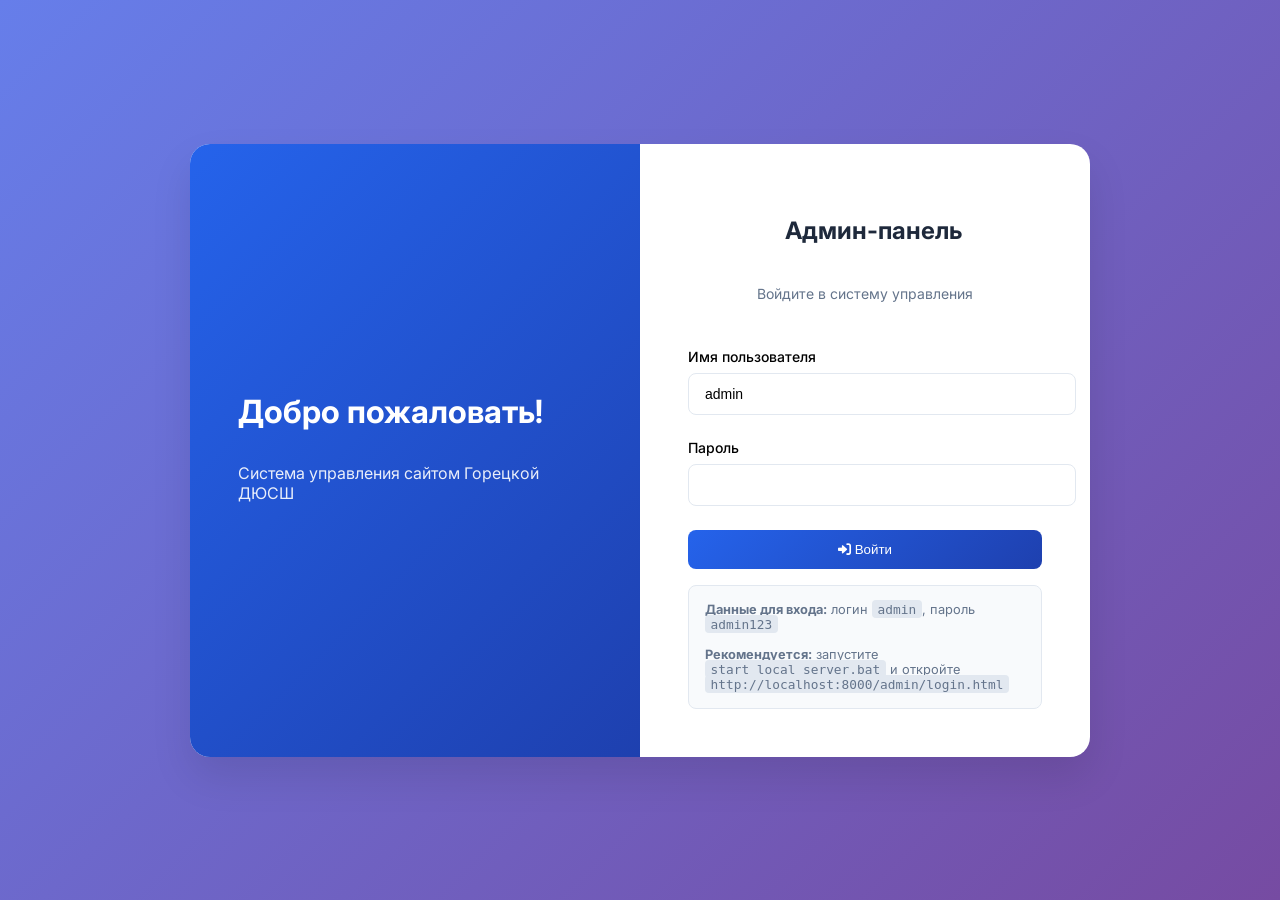
<file: gorki-led-new/admin/index.html>
<!DOCTYPE html>
<html lang="ru">
<head>
    <meta charset="UTF-8">
    <meta name="viewport" content="width=device-width, initial-scale=1.0">
    <title data-translate="admin-title">Административная панель - Горецкая ДЮСШ</title>
    <link href="https://fonts.googleapis.com/css2?family=Inter:wght@300;400;500;600;700&display=swap" rel="stylesheet">
    <link rel="stylesheet" href="https://cdnjs.cloudflare.com/ajax/libs/font-awesome/6.0.0/css/all.min.css">
    <script src="auth.js"></script>
    <script>
        if (typeof GorkiAdminAuth === 'undefined' || !GorkiAdminAuth.requireAuth('login.html')) {
            document.documentElement.innerHTML = '';
        }
    </script>
    <script src="../translations.js"></script>
    <script src="../translations-content.js"></script>
    <script src="../site-customization.js"></script>
    <style>
        * {
            margin: 0;
            padding: 0;
            box-sizing: border-box;
        }

        body {
            font-family: 'Inter', sans-serif;
            background: linear-gradient(135deg, #667eea 0%, #764ba2 100%);
            min-height: 100vh;
            display: flex;
            align-items: center;
            justify-content: center;
            padding: 2rem 1rem;
        }

        .admin-container {
            background: rgba(255, 255, 255, 0.96);
            border: 1px solid rgba(255, 255, 255, 0.7);
            border-radius: 24px;
            box-shadow: 0 30px 60px rgba(15, 23, 42, 0.18);
            backdrop-filter: blur(6px);
            padding: 3rem;
            max-width: 1080px;
            width: min(1080px, 100%);
            text-align: left;
        }

        .admin-header {
            margin-bottom: 2.5rem;
            border-bottom: 1px solid #e2e8f0;
            padding-bottom: 1.25rem;
            display: flex;
            flex-direction: column;
            gap: 1rem;
        }

        .admin-logo {
            display: flex;
            align-items: center;
            justify-content: flex-start;
            gap: 1rem;
        }

        .admin-logo i {
            font-size: 3rem;
            color: #2563eb;
        }

        .admin-logo h1 {
            font-size: 2rem;
            font-weight: 700;
            color: #1e293b;
        }

        .admin-subtitle {
            color: #64748b;
            font-size: 1rem;
            margin-bottom: 0;
        }

        .admin-features {
            display: grid;
            grid-template-columns: repeat(auto-fit, minmax(200px, 1fr));
            gap: 1rem;
            margin-bottom: 2rem;
        }

        .feature-card {
            background: #f8fafc;
            border: 1px solid #e2e8f0;
            border-radius: 12px;
            padding: 1.5rem;
            text-align: left;
            transition: all 0.3s ease;
            cursor: pointer;
        }

        .feature-card:hover {
            transform: translateY(-5px);
            border-color: #93c5fd;
            box-shadow: 0 12px 28px rgba(37, 99, 235, 0.18);
        }

        .feature-icon {
            width: 60px;
            height: 60px;
            background: linear-gradient(135deg, #2563eb, #1e40af);
            border-radius: 50%;
            display: flex;
            align-items: center;
            justify-content: center;
            margin: 0 0 1rem;
            color: white;
            font-size: 1.5rem;
        }

        .feature-card h3 {
            font-size: 1.125rem;
            font-weight: 600;
            color: #1e293b;
            margin-bottom: 0.5rem;
        }

        .feature-card p {
            color: #64748b;
            font-size: 0.875rem;
        }

        .admin-actions {
            display: grid;
            grid-template-columns: repeat(auto-fit, minmax(220px, 1fr));
            gap: 0.75rem;
        }

        .admin-btn {
            display: inline-flex;
            align-items: center;
            justify-content: center;
            gap: 0.5rem;
            padding: 1rem 2rem;
            background: linear-gradient(135deg, #2563eb, #1e40af);
            color: white;
            border: none;
            border-radius: 8px;
            font-weight: 500;
            cursor: pointer;
            transition: all 0.3s ease;
            text-decoration: none;
        }

        .admin-btn:hover {
            transform: translateY(-2px);
            box-shadow: 0 8px 18px rgba(37, 99, 235, 0.28);
        }

        .admin-btn.secondary {
            background: #64748b;
        }

        .admin-btn.secondary:hover {
            box-shadow: 0 4px 12px rgba(100, 116, 139, 0.3);
        }

        .admin-info {
            background: #f0fdf4;
            border: 1px solid #bbf7d0;
            border-radius: 12px;
            padding: 1.25rem;
            margin-top: 2rem;
        }

        .admin-status {
            display: flex;
            flex-wrap: wrap;
            gap: 0.5rem;
            margin-bottom: 1rem;
        }

        .status-chip {
            display: inline-flex;
            align-items: center;
            gap: 0.375rem;
            font-size: 0.8rem;
            font-weight: 600;
            color: #0f766e;
            background: #ccfbf1;
            border: 1px solid #99f6e4;
            border-radius: 999px;
            padding: 0.3rem 0.65rem;
        }

        .debug-tools {
            margin-top: 1rem;
            padding-top: 1rem;
            border-top: 1px dashed #a7f3d0;
        }

        .debug-tools summary {
            cursor: pointer;
            color: #065f46;
            font-weight: 600;
            margin-bottom: 0.5rem;
        }

        .debug-tools button {
            padding: 0.5rem 0.75rem;
            margin: 0.25rem;
            color: white;
            border: none;
            border-radius: 6px;
            cursor: pointer;
        }

        .admin-info h4 {
            color: #16a34a;
            font-size: 1rem;
            font-weight: 600;
            margin-bottom: 0.5rem;
        }

        .admin-info p {
            color: #15803d;
            font-size: 0.875rem;
            margin: 0;
        }

        .admin-info code {
            background: #dcfce7;
            padding: 0.125rem 0.25rem;
            border-radius: 4px;
            font-family: monospace;
        }

        .logout-btn {
            position: absolute;
            top: 2rem;
            right: 2rem;
            background: rgba(255, 255, 255, 0.2);
            border: 1px solid rgba(255, 255, 255, 0.3);
            color: white;
            padding: 0.5rem 1rem;
            border-radius: 8px;
            cursor: pointer;
            transition: all 0.3s ease;
            text-decoration: none;
            display: inline-flex;
            align-items: center;
            gap: 0.5rem;
        }

        .logout-btn:hover {
            background: rgba(255, 255, 255, 0.3);
        }

        @media (max-width: 768px) {
            .admin-container {
                padding: 2rem;
                margin: 0.5rem;
            }
            
            .admin-features {
                grid-template-columns: 1fr;
            }
            
            .admin-actions {
                grid-template-columns: 1fr;
            }

            .admin-logo h1 {
                font-size: 1.5rem;
            }
        }

        /* Стили для модального окна */
        .modal {
            display: none;
            position: fixed;
            z-index: 1000;
            left: 0;
            top: 0;
            width: 100%;
            height: 100%;
            background-color: rgba(0, 0, 0, 0.5);
            backdrop-filter: blur(5px);
        }

        .modal.active {
            display: flex;
            align-items: center;
            justify-content: center;
        }

        .modal-content {
            background: white;
            border-radius: 16px;
            width: 90%;
            max-width: 900px;
            max-height: 90vh;
            overflow: hidden;
            box-shadow: 0 25px 50px rgba(0, 0, 0, 0.2);
            display: flex;
            flex-direction: column;
        }

        .modal-header {
            padding: 1.5rem;
            border-bottom: 1px solid #e2e8f0;
            display: flex;
            justify-content: space-between;
            align-items: center;
            background: #f8fafc;
        }

        .modal-header h3 {
            margin: 0;
            color: #1e293b;
            font-size: 1.25rem;
            display: flex;
            align-items: center;
            gap: 0.5rem;
        }

        .modal-close {
            background: none;
            border: none;
            font-size: 1.25rem;
            color: #64748b;
            cursor: pointer;
            padding: 0.5rem;
            border-radius: 8px;
            transition: all 0.3s ease;
        }

        .modal-close:hover {
            background: #e2e8f0;
            color: #1e293b;
        }

        .modal-body {
            padding: 1.5rem;
            overflow-y: auto;
            flex: 1;
        }

        .modal-footer {
            padding: 1.5rem;
            border-top: 1px solid #e2e8f0;
            display: flex;
            gap: 1rem;
            justify-content: flex-end;
            background: #f8fafc;
        }

        /* Стили для загрузки */
        .upload-section {
            margin-bottom: 2rem;
        }

        .upload-area {
            border: 2px dashed #cbd5e1;
            border-radius: 12px;
            padding: 3rem;
            text-align: center;
            transition: all 0.3s ease;
            cursor: pointer;
            background: #f8fafc;
        }

        .upload-area:hover,
        .upload-area.dragover {
            border-color: #2563eb;
            background: #eff6ff;
        }

        .upload-content i {
            font-size: 3rem;
            color: #2563eb;
            margin-bottom: 1rem;
        }

        .upload-content h4 {
            color: #1e293b;
            margin-bottom: 0.5rem;
        }

        .upload-content p {
            color: #64748b;
            margin-bottom: 1.5rem;
        }

        .upload-btn {
            background: linear-gradient(135deg, #2563eb, #1e40af);
            color: white;
            border: none;
            padding: 0.75rem 1.5rem;
            border-radius: 8px;
            cursor: pointer;
            font-weight: 500;
            transition: all 0.3s ease;
            display: inline-flex;
            align-items: center;
            gap: 0.5rem;
        }

        .upload-btn:hover {
            transform: translateY(-2px);
            box-shadow: 0 4px 12px rgba(37, 99, 235, 0.3);
        }

        /* Стили для предпросмотра галереи */
        .gallery-section h4 {
            color: #1e293b;
            margin-bottom: 1rem;
            font-size: 1.125rem;
        }

        .gallery-preview {
            display: grid;
            grid-template-columns: repeat(auto-fill, minmax(150px, 1fr));
            gap: 1rem;
            min-height: 200px;
        }

        .gallery-item-preview {
            position: relative;
            border-radius: 8px;
            overflow: hidden;
            background: #f1f5f9;
            aspect-ratio: 1;
        }

        .gallery-item-preview img {
            width: 100%;
            height: 100%;
            object-fit: cover;
        }

        .gallery-item-preview .delete-btn {
            position: absolute;
            top: 0.5rem;
            right: 0.5rem;
            background: rgba(239, 68, 68, 0.9);
            color: white;
            border: none;
            border-radius: 50%;
            width: 2rem;
            height: 2rem;
            cursor: pointer;
            display: flex;
            align-items: center;
            justify-content: center;
            opacity: 0;
            transition: opacity 0.3s ease;
        }

        .gallery-item-preview:hover .delete-btn {
            opacity: 1;
        }

        .gallery-item-preview .delete-btn:hover {
            background: #dc2626;
        }

        .empty-gallery {
            grid-column: 1 / -1;
            text-align: center;
            padding: 3rem;
            color: #64748b;
        }

        .empty-gallery i {
            font-size: 3rem;
            margin-bottom: 1rem;
            opacity: 0.5;
        }

        /* Стили для главного экрана */
        .current-hero-section {
            margin-bottom: 2rem;
        }

        .section-header {
            display: flex;
            justify-content: space-between;
            align-items: center;
            margin-bottom: 1rem;
        }

        .current-hero-section h4,
        .upload-section h4 {
            color: #1e293b;
            margin-bottom: 1rem;
            font-size: 1.125rem;
        }

        .delete-hero-btn {
            background: linear-gradient(135deg, #ef4444, #dc2626);
            color: white;
            border: none;
            padding: 0.5rem 1rem;
            border-radius: 8px;
            cursor: pointer;
            font-weight: 500;
            font-size: 0.875rem;
            transition: all 0.3s ease;
            display: inline-flex;
            align-items: center;
            gap: 0.5rem;
        }

        .delete-hero-btn:hover {
            transform: translateY(-2px);
            box-shadow: 0 4px 12px rgba(239, 68, 68, 0.3);
        }

        .current-hero-preview {
            border: 2px solid #e2e8f0;
            border-radius: 12px;
            overflow: hidden;
            height: 300px;
            background: #f8fafc;
            display: flex;
            align-items: center;
            justify-content: center;
        }

        .no-hero-image {
            text-align: center;
            color: #64748b;
        }

        .no-hero-image i {
            font-size: 3rem;
            margin-bottom: 1rem;
            opacity: 0.5;
        }

        .current-hero-preview img {
            width: 100%;
            height: 100%;
            object-fit: cover;
        }

        .preview-section {
            margin-top: 2rem;
        }

        .hero-preview {
            border: 2px solid #e2e8f0;
            border-radius: 12px;
            overflow: hidden;
            height: 300px;
            background: #f8fafc;
        }

        .hero-preview img {
            width: 100%;
            height: 100%;
            object-fit: cover;
        }

        /* Унификация форм и карточек в модалках */
        .modal-body label {
            display: block !important;
            margin-bottom: 0.5rem !important;
            font-weight: 600 !important;
            color: #334155 !important;
            font-size: 0.9rem;
        }

        .modal-body input[type="text"],
        .modal-body textarea,
        .modal-body select {
            width: 100% !important;
            padding: 0.65rem 0.75rem !important;
            border: 1px solid #cbd5e1 !important;
            border-radius: 8px !important;
            font: inherit;
            color: #0f172a;
            background: #fff;
            transition: border-color 0.2s ease, box-shadow 0.2s ease;
        }

        .modal-body input[type="text"]:focus,
        .modal-body textarea:focus,
        .modal-body select:focus {
            border-color: #3b82f6 !important;
            box-shadow: 0 0 0 3px rgba(59, 130, 246, 0.14);
            outline: none;
        }

        .news-form-section,
        .prices-section,
        .contacts-section,
        .about-form-section {
            background: #f8fafc;
            border: 1px solid #e2e8f0;
            border-radius: 12px;
            padding: 1rem;
        }

        .news-list-section {
            margin-top: 1rem;
            background: #fff;
            border: 1px solid #e2e8f0;
            border-radius: 12px;
            padding: 1rem;
        }

        #newsList > div,
        #pricesList > div,
        #contactsList > div {
            border-radius: 10px !important;
            border-color: #dbe3ee !important;
            background: #fff;
        }

        #newsList .admin-btn,
        #pricesList .admin-btn,
        #contactsList .admin-btn {
            padding: 0.45rem 1rem !important;
            font-size: 0.8rem !important;
            border-radius: 7px !important;
        }

        .modal-body .admin-btn {
            min-height: 38px;
        }

        .modal-footer {
            flex-wrap: wrap;
        }

        .modal-footer .admin-btn {
            min-width: 200px;
            padding: 1rem 2rem !important;
        }

        .modal-body::-webkit-scrollbar {
            width: 10px;
        }

        .modal-body::-webkit-scrollbar-thumb {
            background: #cbd5e1;
            border-radius: 10px;
            border: 2px solid #f8fafc;
        }

        @media (max-width: 768px) {
            .modal-content {
                width: 96%;
                max-height: 94vh;
            }

            .modal-header,
            .modal-body,
            .modal-footer {
                padding: 1rem;
            }

            .modal-footer .admin-btn {
                min-width: 0;
                flex: 1;
            }

            .section-header {
                flex-direction: column;
                align-items: stretch;
                gap: 0.75rem;
            }

            [style*="grid-template-columns: repeat(3, 1fr)"] {
                grid-template-columns: 1fr !important;
            }
        }

        /* ===== Полный редизайн: светлая тема ===== */
        :root {
            --bg-main: #f3f6fb;
            --bg-soft: #f8fafd;
            --surface: #ffffff;
            --surface-2: #f7f9fc;
            --text-main: #0f172a;
            --text-muted: #64748b;
            --primary: #2563eb;
            --primary-hover: #1d4ed8;
            --border: #dbe6f2;
            --shadow-soft: 0 10px 25px rgba(15, 23, 42, 0.08);
            --shadow-card: 0 6px 18px rgba(37, 99, 235, 0.12);
        }

        body {
            background: radial-gradient(circle at 10% 0%, #e9f1ff 0%, var(--bg-main) 45%, #edf2f8 100%) !important;
            color: var(--text-main);
            align-items: flex-start !important;
        }

        .logout-btn {
            background: var(--surface) !important;
            color: #1e40af !important;
            border: 1px solid #bfdbfe !important;
            box-shadow: var(--shadow-soft);
        }

        .logout-btn:hover {
            background: #eff6ff !important;
        }

        .admin-container {
            margin-top: 3.5rem;
            background: var(--surface) !important;
            border: 1px solid var(--border) !important;
            box-shadow: 0 24px 50px rgba(15, 23, 42, 0.1) !important;
        }

        .admin-header {
            background: linear-gradient(180deg, #f8fbff 0%, #ffffff 100%);
            border-radius: 16px;
            padding: 1.25rem 1.25rem 1rem;
            border: 1px solid #e4edf8;
        }

        .admin-logo i {
            width: 54px;
            height: 54px;
            display: inline-flex;
            align-items: center;
            justify-content: center;
            border-radius: 14px;
            font-size: 1.7rem !important;
            color: #2563eb !important;
            background: #dbeafe;
        }

        .admin-logo h1 {
            font-size: 1.75rem !important;
            letter-spacing: -0.02em;
        }

        .admin-subtitle {
            color: var(--text-muted) !important;
            font-size: 0.95rem !important;
        }

        .feature-card {
            background: linear-gradient(180deg, #ffffff 0%, #f8fbff 100%) !important;
            border: 1px solid #dce8f6 !important;
            box-shadow: 0 2px 8px rgba(15, 23, 42, 0.03);
        }

        .feature-card:hover {
            transform: translateY(-4px) !important;
            box-shadow: var(--shadow-card) !important;
            border-color: #bfdbfe !important;
        }

        .feature-icon {
            background: linear-gradient(135deg, #3b82f6, #2563eb) !important;
            box-shadow: 0 8px 14px rgba(37, 99, 235, 0.25);
        }

        .feature-card h3 {
            font-size: 1.02rem !important;
        }

        .feature-card p {
            color: #6b7280 !important;
        }

        .admin-btn,
        .upload-btn {
            background: linear-gradient(135deg, var(--primary), #1e40af) !important;
            border: 1px solid transparent !important;
            border-radius: 10px !important;
            font-weight: 600 !important;
            letter-spacing: 0.01em;
        }

        .admin-btn:hover,
        .upload-btn:hover {
            background: linear-gradient(135deg, var(--primary-hover), #1e3a8a) !important;
            box-shadow: 0 10px 16px rgba(37, 99, 235, 0.22) !important;
            transform: translateY(-1px) !important;
        }

        .admin-btn.secondary {
            background: #eef2f7 !important;
            color: #334155 !important;
            border-color: #d8e1ec !important;
        }

        .admin-btn.secondary:hover {
            background: #e2e8f0 !important;
            box-shadow: none !important;
        }

        .admin-info {
            background: linear-gradient(180deg, #f7fbff 0%, #f9fffc 100%) !important;
            border: 1px solid #cfe7da !important;
            box-shadow: inset 0 1px 0 rgba(255, 255, 255, 0.9);
        }

        .status-chip {
            background: #e6f7ef !important;
            border-color: #b7ebd0 !important;
            color: #166534 !important;
        }

        .modal {
            background: rgba(15, 23, 42, 0.35) !important;
            backdrop-filter: blur(7px) !important;
        }

        .modal-content {
            border: 1px solid #dbe7f5;
            background: #ffffff !important;
            border-radius: 18px !important;
            box-shadow: 0 28px 70px rgba(15, 23, 42, 0.2) !important;
        }

        .modal-header {
            background: linear-gradient(180deg, #f8fbff 0%, #f3f8ff 100%) !important;
            border-bottom-color: #dce7f4 !important;
        }

        .modal-header h3 {
            color: #1e3a8a !important;
            font-weight: 700 !important;
        }

        .modal-body {
            background: #fbfdff;
        }

        .modal-footer {
            background: #f7faff !important;
            border-top-color: #dde8f4 !important;
        }

        .upload-area {
            background: #f8fbff !important;
            border-color: #c7d9ef !important;
        }

        .upload-area:hover,
        .upload-area.dragover {
            background: #eef6ff !important;
            border-color: #60a5fa !important;
        }

        .gallery-item-preview,
        .hero-preview,
        .current-hero-preview {
            border: 1px solid #dbe7f4;
            background: #f8fbff !important;
        }

        .news-form-section,
        .prices-section,
        .contacts-section,
        .about-form-section,
        .news-list-section {
            background: linear-gradient(180deg, #ffffff 0%, #f9fbfe 100%) !important;
            border-color: #dce6f3 !important;
        }

        /* Переключатель языка */
        .language-switcher {
            display: flex;
            gap: 0.5rem;
            margin-top: 1rem;
        }

        .lang-btn {
            padding: 0.5rem 1rem;
            background: #f1f5f9;
            border: 1px solid #e2e8f0;
            border-radius: 6px;
            cursor: pointer;
            font-weight: 500;
            color: #64748b;
            transition: all 0.2s ease;
        }

        .lang-btn:hover {
            background: #e2e8f0;
        }

        .lang-btn.active {
            background: linear-gradient(135deg, #2563eb, #1e40af);
            color: white;
            border-color: #2563eb;
        }
    </style>
</head>
<body>
    <a href="../index.html" class="logout-btn">
        <i class="fas fa-arrow-left"></i>
        <span data-translate="admin-back">На сайт</span>
    </a>

    <div class="admin-container">
        <div class="admin-header">
            <div class="admin-logo">
                <i class="fas fa-hockey-sticks"></i>
                <h1 data-translate="admin-title">Административная панель</h1>
            </div>
            <p class="admin-subtitle" data-translate="admin-subtitle">Система управления сайтом Горецкая ДЮСШ</p>
            <div class="language-switcher">
                <button class="lang-btn active" data-lang="ru">RU</button>
                <button class="lang-btn" data-lang="en">EN</button>
                <button class="lang-btn" data-lang="be">BE</button>
            </div>
        </div>

        <div class="admin-features">
            <div class="feature-card" onclick="openHeroModal()" role="button" tabindex="0">
                <div class="feature-icon">
                    <i class="fas fa-home"></i>
                </div>
                <h3 data-translate="admin-hero">Главный экран</h3>
                <p data-translate="admin-hero-desc">Настройка фонового изображения</p>
            </div>

            <div class="feature-card" onclick="openNewsModal()" role="button" tabindex="0">
                <div class="feature-icon">
                    <i class="fas fa-newspaper"></i>
                </div>
                <h3 data-translate="admin-news">Новости</h3>
                <p data-translate="admin-news-desc">Управление новостями и объявлениями</p>
            </div>

            <div class="feature-card" onclick="openGalleryModal()" role="button" tabindex="0">
                <div class="feature-icon">
                    <i class="fas fa-images"></i>
                </div>
                <h3 data-translate="admin-gallery">Галерея</h3>
                <p data-translate="admin-gallery-desc">Загрузка и управление фотографиями</p>
            </div>

            <div class="feature-card" onclick="openPricesModal()" role="button" tabindex="0">
                <div class="feature-icon">
                    <i class="fas fa-dollar-sign"></i>
                </div>
                <h3 data-translate="admin-prices">Цены</h3>
                <p data-translate="admin-prices-desc">Настройка стоимости услуг</p>
            </div>

            <div class="feature-card" onclick="openAboutModal()" role="button" tabindex="0">
                <div class="feature-icon">
                    <i class="fas fa-info-circle"></i>
                </div>
                <h3 data-translate="admin-about">О нас</h3>
                <p data-translate="admin-about-desc">Редактирование информации о спортивной школе</p>
            </div>

            <div class="feature-card" onclick="openContactsModal()" role="button" tabindex="0">
                <div class="feature-icon">
                    <i class="fas fa-address-book"></i>
                </div>
                <h3 data-translate="admin-contacts">Контакты</h3>
                <p data-translate="admin-contacts-desc">Редактирование контактной информации</p>
            </div>

            <div class="feature-card" onclick="openBookingsModal()" role="button" tabindex="0">
                <div class="feature-icon">
                    <i class="fas fa-calendar-check"></i>
                </div>
                <h3>Онлайн-бронирование</h3>
                <p>Просмотр и удаление записей пользователей</p>
            </div>

            <div class="feature-card" onclick="window.location.href='customize.html'" role="button" tabindex="0" style="border-color: #c4b5fd; background: linear-gradient(135deg, #faf5ff 0%, #f5f3ff 100%);">
                <div class="feature-icon" style="background: linear-gradient(135deg, #7c3aed, #5b21b6);">
                    <i class="fas fa-palette"></i>
                </div>
                <h3>Кастомизация сайта</h3>
                <p>Цвета, тексты, разделы, SEO, расписание и экспорт настроек</p>
            </div>
        </div>

        <div class="admin-actions">
            <button class="admin-btn" onclick="openHeroModal()">
                <i class="fas fa-home"></i>
                <span data-translate="admin-hero">Главный экран</span>
            </button>
            <button class="admin-btn" onclick="openNewsModal()">
                <i class="fas fa-newspaper"></i>
                <span data-translate="admin-news">Новости</span>
            </button>
            <button class="admin-btn" onclick="openGalleryModal()">
                <i class="fas fa-images"></i>
                <span data-translate="admin-gallery">Галерея</span>
            </button>
            <button class="admin-btn" onclick="openPricesModal()">
                <i class="fas fa-dollar-sign"></i>
                <span data-translate="admin-prices">Цены</span>
            </button>
            <button class="admin-btn" onclick="openAboutModal()">
                <i class="fas fa-info-circle"></i>
                <span data-translate="admin-about">О нас</span>
            </button>
            <button class="admin-btn" onclick="openContactsModal()">
                <i class="fas fa-address-book"></i>
                <span data-translate="admin-contacts">Контакты</span>
            </button>
            <button class="admin-btn" onclick="openBookingsModal()">
                <i class="fas fa-calendar-check"></i>
                <span>Бронирования</span>
            </button>
            <a class="admin-btn" href="customize.html" style="background: linear-gradient(135deg, #7c3aed, #5b21b6);">
                <i class="fas fa-palette"></i>
                <span>Кастомизация</span>
            </a>
        </div>

        <div class="admin-info">
            <h4 data-translate="admin-welcome">🎉 Добро пожаловать в административную панель!</h4>
            <div class="admin-status">
                <span class="status-chip"><i class="fas fa-shield-alt"></i> <span data-translate="admin-status-admin">Режим администратора</span></span>
                <span class="status-chip"><i class="fas fa-check-circle"></i> <span data-translate="admin-status-active">Панель активна</span></span>
            </div>
            <p>
                Вы успешно вошли в систему управления сайтом. Здесь вы можете управлять контентом,
                загружать фотографии, обновлять цены и редактировать контактную информацию.
            </p>
            <p>
                <strong data-translate="admin-current-user">Текущий пользователь:</strong> <span data-translate="admin-user">Администратор</span><br>
                <strong data-translate="admin-login-time">Время входа:</strong> <span id="login-time"></span>
            </p>
            
            <!-- Тестовая кнопка -->
            <div style="margin-top: 1rem; padding: 1rem; background: #f0f9ff; border-radius: 8px; border: 1px solid #0ea5e9;">
                <h5 style="margin-bottom: 0.5rem; color: #0ea5e9;">🧪 Тест кнопок</h5>
                <button onclick="testButtons()" style="padding: 0.5rem 1rem; background: #0ea5e9; color: white; border: none; border-radius: 4px; cursor: pointer; margin-right: 0.5rem;">
                    Проверить кнопки
                </button>
                <button onclick="testNewsButton()" style="padding: 0.5rem 1rem; background: #10b981; color: white; border: none; border-radius: 4px; cursor: pointer; margin-right: 0.5rem;">
                    Тест новостей
                </button>
                <button onclick="testAboutButton()" style="padding: 0.5rem 1rem; background: #f59e0b; color: white; border: none; border-radius: 4px; cursor: pointer;">
                    Тест "О нас"
                </button>
                <div id="test-output" style="margin-top: 0.5rem; font-family: monospace; font-size: 0.875rem; color: #059669;"></div>
            </div>
            <details class="debug-tools">
                <summary>🔧 Инструменты диагностики</summary>
                <button onclick="testFunctions()" style="background: #0ea5e9;">Проверить функции</button>
                <button onclick="testNews()" style="background: #10b981;">Тест новостей</button>
                <button onclick="testAbout()" style="background: #f59e0b;">Тест "О нас"</button>
                <div id="test-output" style="margin-top: 0.5rem; font-family: monospace; font-size: 0.875rem;"></div>
            </details>
        </div>
    </div>

    <!-- Модальное окно галереи -->
    <div id="galleryModal" class="modal">
        <div class="modal-content">
            <div class="modal-header">
                <h3><i class="fas fa-images"></i> Управление галереей</h3>
                <button class="modal-close" onclick="closeGalleryModal()">
                    <i class="fas fa-times"></i>
                </button>
            </div>
            
            <div class="modal-body">
                <!-- Область загрузки -->
                <div class="upload-section">
                    <div class="upload-area" id="uploadArea">
                        <div class="upload-content">
                            <i class="fas fa-cloud-upload-alt"></i>
                            <h4>Перетащите фотографии сюда</h4>
                            <p>или нажмите для выбора файлов</p>
                            <input type="file" id="fileInput" multiple accept="image/*" hidden>
                            <button class="upload-btn" onclick="document.getElementById('fileInput').click()">
                                <i class="fas fa-folder-open"></i>
                                Выбрать файлы
                            </button>
                        </div>
                    </div>
                </div>

                <!-- Предпросмотр загруженных фотографий -->
                <div class="gallery-section">
                    <h4>Загруженные фотографии</h4>
                    <div class="gallery-preview" id="galleryPreview">
                        <!-- Фотографии будут добавлены динамически -->
                    </div>
                </div>
            </div>
            
            <div class="modal-footer">
                <button class="admin-btn secondary" onclick="closeGalleryModal()">
                    <i class="fas fa-times"></i>
                    Закрыть
                </button>
                <button class="admin-btn" onclick="saveGallery()">
                    <i class="fas fa-save"></i>
                    Сохранить изменения
                </button>
            </div>
        </div>
    </div>

    <!-- Модальное окно главного экрана -->
    <div id="heroModal" class="modal">
        <div class="modal-content">
            <div class="modal-header">
                <h3><i class="fas fa-home"></i> Управление главным экраном</h3>
                <button class="modal-close" onclick="closeHeroModal()">
                    <i class="fas fa-times"></i>
                </button>
            </div>
            
            <div class="modal-body">
                <!-- Текущее изображение -->
                <div class="current-hero-section">
                    <div class="section-header">
                        <h4>Текущее фоновое изображение</h4>
                        <button class="delete-hero-btn" id="deleteHeroBtn" onclick="deleteHeroImage()" style="display: none;">
                            <i class="fas fa-trash"></i>
                            Удалить изображение
                        </button>
                    </div>
                    <div class="current-hero-preview" id="currentHeroPreview">
                        <div class="no-hero-image">
                            <i class="fas fa-image"></i>
                            <p>Фоновое изображение не установлено</p>
                        </div>
                    </div>
                </div>

                <!-- Область загрузки нового изображения -->
                <div class="upload-section">
                    <h4>Загрузить новое изображение</h4>
                    <div class="upload-area" id="heroUploadArea">
                        <div class="upload-content">
                            <i class="fas fa-cloud-upload-alt"></i>
                            <h4>Перетащите изображение сюда</h4>
                            <p>или нажмите для выбора файла</p>
                            <input type="file" id="heroFileInput" accept="image/*" hidden>
                            <button class="upload-btn" onclick="document.getElementById('heroFileInput').click()">
                                <i class="fas fa-folder-open"></i>
                                Выбрать файл
                            </button>
                        </div>
                    </div>
                </div>

                <!-- Предпросмотр нового изображения -->
                <div class="preview-section" id="heroPreviewSection" style="display: none;">
                    <h4>Предпросмотр нового изображения</h4>
                    <div class="hero-preview" id="heroPreview">
                        <!-- Предпросмотр будет добавлен динамически -->
                    </div>
                </div>
            </div>
            
            <div class="modal-footer">
                <button class="admin-btn secondary" onclick="closeHeroModal()">
                    <i class="fas fa-times"></i>
                    Закрыть
                </button>
                <button class="admin-btn" onclick="saveHeroImage()">
                    <i class="fas fa-save"></i>
                    Сохранить изображение
                </button>
            </div>
        </div>
    </div>

    <!-- Модальное окно новостей -->
    <div id="newsModal" class="modal">
        <div class="modal-content">
            <div class="modal-header">
                <h3><i class="fas fa-newspaper"></i> Управление новостями</h3>
                <button class="modal-close" onclick="closeNewsModal()">
                    <i class="fas fa-times"></i>
                </button>
            </div>
            
            <div class="modal-body">
                <!-- Форма добавления новости -->
                <div class="news-form-section">
                    <h4>Добавить новость</h4>
                    <form id="newsForm">
                        <div style="margin-bottom: 1rem;">
                            <label style="display: block; margin-bottom: 0.5rem; font-weight: 500;">Заголовок</label>
                            <input type="text" id="newsTitle" style="width: 100%; padding: 0.5rem; border: 1px solid #e2e8f0; border-radius: 4px;" required>
                        </div>
                        <div style="margin-bottom: 1rem;">
                            <label style="display: block; margin-bottom: 0.5rem; font-weight: 500;">Содержание</label>
                            <textarea id="newsContent" rows="4" style="width: 100%; padding: 0.5rem; border: 1px solid #e2e8f0; border-radius: 4px; resize: vertical;" required></textarea>
                        </div>
                        <div style="margin-bottom: 1rem;">
                            <label style="display: block; margin-bottom: 0.5rem; font-weight: 500;">Краткое описание</label>
                            <input type="text" id="newsExcerpt" style="width: 100%; padding: 0.5rem; border: 1px solid #e2e8f0; border-radius: 4px;">
                        </div>
                        <div style="display: flex; gap: 0.5rem;">
                            <button type="submit" class="admin-btn">
                                <i class="fas fa-plus"></i>
                                Добавить новость
                            </button>
                            <button type="button" class="admin-btn secondary" onclick="cancelEditNews()" id="cancelEditBtn" style="display: none;">
                                <i class="fas fa-times"></i>
                                Отменить
                            </button>
                        </div>
                    </form>
                </div>

                <!-- Список новостей -->
                <div class="news-list-section">
                    <h4>Существующие новости</h4>
                    <div id="newsList" style="max-height: 300px; overflow-y: auto;">
                        <!-- Новости будут добавлены динамически -->
                    </div>
                </div>
            </div>
            
            <div class="modal-footer">
                <button class="admin-btn secondary" onclick="closeNewsModal()">
                    <i class="fas fa-times"></i>
                    Закрыть
                </button>
                <button class="admin-btn" onclick="saveAllNews()">
                    <i class="fas fa-save"></i>
                    Сохранить изменения
                </button>
            </div>
        </div>
    </div>

    <!-- Модальное окно цен -->
    <div id="pricesModal" class="modal">
        <div class="modal-content">
            <div class="modal-header">
                <h3><i class="fas fa-dollar-sign"></i> Управление ценами</h3>
                <button class="modal-close" onclick="closePricesModal()">
                    <i class="fas fa-times"></i>
                </button>
            </div>
            
            <div class="modal-body">
                <div class="prices-section">
                    <h4>Настройка стоимости услуг</h4>
                    <div id="pricesList">
                        <!-- Цены будут добавлены динамически -->
                    </div>
                    <button class="admin-btn" onclick="addPriceItem()" style="margin-top: 1rem;">
                        <i class="fas fa-plus"></i>
                        Добавить услугу
                    </button>
                </div>
            </div>
            
            <div class="modal-footer">
                <button class="admin-btn secondary" onclick="closePricesModal()">
                    <i class="fas fa-times"></i>
                    Закрыть
                </button>
                <button class="admin-btn" onclick="savePrices()">
                    <i class="fas fa-save"></i>
                    Сохранить изменения
                </button>
            </div>
        </div>
    </div>

    <!-- Модальное окно контактов -->
    <div id="contactsModal" class="modal">
        <div class="modal-content">
            <div class="modal-header">
                <h3><i class="fas fa-address-book"></i> Управление контактами</h3>
                <button class="modal-close" onclick="closeContactsModal()">
                    <i class="fas fa-times"></i>
                </button>
            </div>
            
            <div class="modal-body">
                <div class="contacts-section">
                    <h4>Редактирование контактной информации</h4>
                    <div id="contactsList">
                        <!-- Контакты будут добавлены динамически -->
                    </div>
                    <button class="admin-btn" onclick="addContactItem()" style="margin-top: 1rem;">
                        <i class="fas fa-plus"></i>
                        Добавить контакт
                    </button>
                </div>
            </div>
            
            <div class="modal-footer">
                <button class="admin-btn secondary" onclick="closeContactsModal()">
                    <i class="fas fa-times"></i>
                    Закрыть
                </button>
                <button class="admin-btn" onclick="saveContacts()">
                    <i class="fas fa-save"></i>
                    Сохранить изменения
                </button>
            </div>
        </div>
    </div>

    <!-- Модальное окно "О нас" -->
    <div id="aboutModal" class="modal">
        <div class="modal-content">
            <div class="modal-header">
                <h3><i class="fas fa-info-circle"></i> Управление разделом "О нас"</h3>
                <button class="modal-close" onclick="closeAboutModal()">
                    <i class="fas fa-times"></i>
                </button>
            </div>
            
            <div class="modal-body">
                <div class="about-form-section">
                    <h4>Редактирование информации о спортивной школе</h4>
                    <form id="aboutForm">
                        <div style="margin-bottom: 1rem;">
                            <label style="display: block; margin-bottom: 0.5rem; font-weight: 500;">Заголовок раздела</label>
                            <input type="text" id="aboutTitle" style="width: 100%; padding: 0.5rem; border: 1px solid #e2e8f0; border-radius: 4px;" required>
                        </div>
                        <div style="margin-bottom: 1rem;">
                            <label style="display: block; margin-bottom: 0.5rem; font-weight: 500;">Подзаголовок</label>
                            <input type="text" id="aboutSubtitle" style="width: 100%; padding: 0.5rem; border: 1px solid #e2e8f0; border-radius: 4px;" required>
                        </div>
                        <div style="margin-bottom: 1rem;">
                            <label style="display: block; margin-bottom: 0.5rem; font-weight: 500;">Основное описание</label>
                            <textarea id="aboutDescription" rows="4" style="width: 100%; padding: 0.5rem; border: 1px solid #e2e8f0; border-radius: 4px; resize: vertical;" required></textarea>
                        </div>
                        
                        <h5 style="margin: 1.5rem 0 1rem 0;">Статистика</h5>
                        <div style="display: grid; grid-template-columns: repeat(3, 1fr); gap: 1rem; margin-bottom: 1rem;">
                            <div>
                                <label style="display: block; margin-bottom: 0.5rem; font-weight: 500;">Лет работы</label>
                                <input type="text" id="aboutYears" style="width: 100%; padding: 0.5rem; border: 1px solid #e2e8f0; border-radius: 4px;" required>
                            </div>
                            <div>
                                <label style="display: block; margin-bottom: 0.5rem; font-weight: 500;">Воспитанников</label>
                                <input type="text" id="aboutStudents" style="width: 100%; padding: 0.5rem; border: 1px solid #e2e8f0; border-radius: 4px;" required>
                            </div>
                            <div>
                                <label style="display: block; margin-bottom: 0.5rem; font-weight: 500;">Видов спорта</label>
                                <input type="text" id="aboutSports" style="width: 100%; padding: 0.5rem; border: 1px solid #e2e8f0; border-radius: 4px;" required>
                            </div>
                        </div>
                        
                        <div style="display: flex; gap: 0.5rem;">
                            <button type="submit" class="admin-btn">
                                <i class="fas fa-save"></i>
                                Сохранить изменения
                            </button>
                            <button type="button" class="admin-btn secondary" onclick="resetAboutForm()">
                                <i class="fas fa-undo"></i>
                                Сбросить
                            </button>
                        </div>
                    </form>
                </div>
            </div>
            
            <div class="modal-footer">
                <button class="admin-btn secondary" onclick="closeAboutModal()">
                    <i class="fas fa-times"></i>
                    Закрыть
                </button>
                <button class="admin-btn" onclick="saveAboutData()">
                    <i class="fas fa-save"></i>
                    Сохранить все изменения
                </button>
            </div>
        </div>
    </div>

    <div id="bookingsModal" class="modal">
        <div class="modal-content">
            <div class="modal-header">
                <h3><i class="fas fa-calendar-check"></i> Онлайн-бронирование</h3>
                <button class="modal-close" onclick="closeBookingsModal()">
                    <i class="fas fa-times"></i>
                </button>
            </div>
            <div class="modal-body">
                <div id="bookingsStats" style="margin-bottom: 1rem; padding: 0.75rem 1rem; background: #f0f9ff; border-radius: 8px; color: #0369a1; font-size: 0.875rem;"></div>
                <div id="bookingsList">
                    <p style="text-align:center;color:#64748b;padding:2rem;">Загрузка…</p>
                </div>
            </div>
            <div class="modal-footer">
                <button class="admin-btn secondary" onclick="closeBookingsModal()">
                    <i class="fas fa-times"></i>
                    Закрыть
                </button>
                <button class="admin-btn" onclick="loadBookingsAdmin()">
                    <i class="fas fa-sync-alt"></i>
                    Обновить
                </button>
            </div>
        </div>
    </div>

    <script>
        function checkAuth() {
            return typeof GorkiAdminAuth !== 'undefined' && GorkiAdminAuth.requireAuth('login.html');
        }

        // Установка времени входа
        function setLoginTime() {
            const now = new Date();
            const timeString = now.toLocaleString('ru-RU', {
                day: 'numeric',
                month: 'long',
                year: 'numeric',
                hour: '2-digit',
                minute: '2-digit'
            });
            document.getElementById('login-time').textContent = timeString;
            
            if (typeof GorkiAdminAuth !== 'undefined') {
                GorkiAdminAuth.setSession();
            }
        }

        function logout() {
            if (confirm('Вы уверены, что хотите выйти?')) {
                if (typeof GorkiAdminAuth !== 'undefined') {
                    GorkiAdminAuth.logout();
                }
                window.location.href = 'login.html';
            }
        }

        // Тестовые функции
        function testFunctions() {
            const output = document.getElementById('test-output');
            output.innerHTML = `
                <div>✅ JavaScript работает</div>
                <div>openNewsModal: ${typeof window.openNewsModal}</div>
                <div>openAboutModal: ${typeof window.openAboutModal}</div>
                <div>openGalleryModal: ${typeof window.openGalleryModal}</div>
                <div>openHeroModal: ${typeof window.openHeroModal}</div>
                <div>openPricesModal: ${typeof window.openPricesModal}</div>
                <div>openContactsModal: ${typeof window.openContactsModal}</div>
            `;
        }
        
        function testNews() {
            const output = document.getElementById('test-output');
            try {
                if (typeof window.openNewsModal === 'function') {
                    output.innerHTML = '<div style="color: green;">✅ Функция новостей найдена, пробуем открыть...</div>';
                    window.openNewsModal();
                } else {
                    output.innerHTML = '<div style="color: red;">❌ Функция новостей не найдена</div>';
                }
            } catch (error) {
                output.innerHTML = `<div style="color: red;">❌ Ошибка: ${error.message}</div>`;
            }
        }
        
        function testAbout() {
            const output = document.getElementById('test-output');
            try {
                if (typeof window.openAboutModal === 'function') {
                    output.innerHTML = '<div style="color: green;">✅ Функция "О нас" найдена, пробуем открыть...</div>';
                    window.openAboutModal();
                } else {
                    output.innerHTML = '<div style="color: red;">❌ Функция "О нас" не найдена</div>';
                }
            } catch (error) {
                output.innerHTML = `<div style="color: red;">❌ Ошибка: ${error.message}</div>`;
            }
        }

        // Делаем функции глобальными
        window.openNewsModal = openNewsModal;
        window.openAboutModal = openAboutModal;
        window.openGalleryModal = openGalleryModal;
        window.openHeroModal = openHeroModal;
        window.openPricesModal = openPricesModal;
        window.openContactsModal = openContactsModal;
        window.openBookingsModal = openBookingsModal;
        
        // Делаем тестовые функции глобальными
        window.testFunctions = testFunctions;
        window.testNews = testNews;
        window.testAbout = testAbout;

        // Управление главным экраном
        let currentHeroImage = null;
        let newHeroImage = null;
        const isHttpContext = window.location.protocol === 'http:' || window.location.protocol === 'https:';

        async function getServerImages(type) {
            if (!isHttpContext) {
                return [];
            }
            try {
                const response = await fetch(`../api.php?action=get_${type}_images`);
                const result = await response.json();
                if (result && result.success) {
                    if (type === 'hero') {
                        if (result.image) {
                            return [result.image];
                        }
                        return [];
                    }
                    if (Array.isArray(result.images) && result.images.length > 0) {
                        return result.images;
                    }
                }
            } catch (error) {
                console.log('API изображений недоступен:', error.message);
            }
            try {
                const response = await fetch(`../get_images.php?type=${encodeURIComponent(type)}`);
                if (!response.ok) {
                    throw new Error(`HTTP error! status: ${response.status}`);
                }
                const result = await response.json();
                if (result.success && Array.isArray(result.files)) {
                    return result.files;
                }
            } catch (error) {
                console.log('Ошибка загрузки изображений с сервера (get_images):', error.message);
            }
            return [];
        }

        async function uploadImageToServer(file, type) {
            if (!isHttpContext) {
                throw new Error('Серверная загрузка недоступна в file:// режиме');
            }

            const formData = new FormData();
            formData.append('files[]', file, file.name);
            formData.append('type', type);

            const response = await fetch('../upload.php', {
                method: 'POST',
                body: formData
            });
            const result = await response.json();

            if (!result.success || !Array.isArray(result.files) || result.files.length === 0) {
                throw new Error(result.message || 'Не удалось загрузить файл на сервер');
            }

            return result.files[0];
        }

        // Открытие модального окна главного экрана
        async function openHeroModal() {
            document.getElementById('heroModal').classList.add('active');
            await loadHeroImage();
            setupHeroDragAndDrop();
        }

        // Закрытие модального окна главного экрана
        function closeHeroModal() {
            document.getElementById('heroModal').classList.remove('active');
            newHeroImage = null;
            document.getElementById('heroPreviewSection').style.display = 'none';
            document.getElementById('heroFileInput').value = '';
        }

        // Загрузка изображения главного экрана из localStorage
        async function loadHeroImage() {
            const serverImages = await getServerImages('hero');
            if (serverImages && serverImages.length > 0) {
                currentHeroImage = serverImages[0];
                localStorage.setItem('gorkiHeroImage', JSON.stringify(currentHeroImage));
                renderCurrentHeroImage();
                return;
            }

            const stored = localStorage.getItem('gorkiHeroImage');
            currentHeroImage = stored ? JSON.parse(stored) : null;
            renderCurrentHeroImage();
        }

        // Отображение текущего изображения главного экрана
        function renderCurrentHeroImage() {
            const preview = document.getElementById('currentHeroPreview');
            const deleteBtn = document.getElementById('deleteHeroBtn');
            
            if (currentHeroImage) {
                const imageSrc = currentHeroImage.url || currentHeroImage.data;
                preview.innerHTML = `<img src="${imageSrc}" alt="Главный экран">`;
                deleteBtn.style.display = 'inline-flex';
            } else {
                preview.innerHTML = `
                    <div class="no-hero-image">
                        <i class="fas fa-image"></i>
                        <p>Фоновое изображение не установлено</p>
                    </div>
                `;
                deleteBtn.style.display = 'none';
            }
        }

        // Удаление изображения главного экрана
        function deleteHeroImage() {
            if (confirm('Вы уверены, что хотите удалить фоновое изображение? Главный экран вернется к стандартному градиенту.')) {
                localStorage.removeItem('gorkiHeroImage');
                currentHeroImage = null;
                renderCurrentHeroImage();
                
                // Обновляем фон на основном сайте, если он открыт
                if (window.opener && !window.opener.closed) {
                    try {
                        window.opener.updateHeroBackground();
                    } catch (e) {
                        console.log('Не удалось обновить фон на основном сайте');
                    }
                }
                
                alert('Фоновое изображение удалено!');
            }
        }

        // Сохранение изображения главного экрана
        async function saveHeroImage() {
            if (newHeroImage) {
                try {
                    if (isHttpContext) {
                        const uploaded = await uploadImageToServer(newHeroImage.fileObject, 'hero');
                        currentHeroImage = uploaded;
                    } else {
                        currentHeroImage = {
                            name: newHeroImage.name,
                            data: newHeroImage.data,
                            size: newHeroImage.size,
                            type: newHeroImage.type,
                            uploadDate: new Date().toISOString()
                        };
                    }
                    localStorage.setItem('gorkiHeroImage', JSON.stringify(currentHeroImage));
                
                    // Обновляем фон на основном сайте, если он открыт
                    if (window.opener && !window.opener.closed) {
                        try {
                            window.opener.updateHeroBackground();
                        } catch (e) {
                            console.log('Не удалось обновить фон на основном сайте');
                        }
                    }
                
                    alert(isHttpContext ? 'Фоновое изображение успешно сохранено на сервере!' : 'Фоновое изображение сохранено локально.');
                    closeHeroModal();
                } catch (error) {
                    console.error(error);
                    // Fallback на localStorage, если сервер недоступен
                    currentHeroImage = {
                        name: newHeroImage.name,
                        data: newHeroImage.data,
                        size: newHeroImage.size,
                        type: newHeroImage.type,
                        uploadDate: new Date().toISOString()
                    };
                    localStorage.setItem('gorkiHeroImage', JSON.stringify(currentHeroImage));
                    alert('Сервер недоступен, изображение сохранено локально.');
                    closeHeroModal();
                }
            } else {
                alert('Пожалуйста, выберите изображение для сохранения');
            }
        }

        // Drag and Drop для главного экрана
        function setupHeroDragAndDrop() {
            const uploadArea = document.getElementById('heroUploadArea');
            const fileInput = document.getElementById('heroFileInput');

            // Предотвращение стандартного поведения drag and drop
            ['dragenter', 'dragover', 'dragleave', 'drop'].forEach(eventName => {
                uploadArea.addEventListener(eventName, preventDefaults, false);
            });

            // Подсветка области при перетаскивании
            ['dragenter', 'dragover'].forEach(eventName => {
                uploadArea.addEventListener(eventName, () => {
                    uploadArea.classList.add('dragover');
                }, false);
            });

            ['dragleave', 'drop'].forEach(eventName => {
                uploadArea.addEventListener(eventName, () => {
                    uploadArea.classList.remove('dragover');
                }, false);
            });

            // Обработка сброшенных файлов
            uploadArea.addEventListener('drop', handleHeroDrop, false);

            // Обработка выбора файлов через кнопку
            fileInput.addEventListener('change', handleHeroFileSelect, false);

            // Клик по области загрузки
            uploadArea.addEventListener('click', () => {
                fileInput.click();
            });
        }

        function handleHeroDrop(e) {
            const dt = e.dataTransfer;
            const files = dt.files;
            handleHeroFiles(files);
        }

        function handleHeroFileSelect(e) {
            const files = e.target.files;
            handleHeroFiles(files);
        }

        function handleHeroFiles(files) {
            if (files.length > 0) {
                uploadHeroFile(files[0]);
            }
        }

        function uploadHeroFile(file) {
            // Проверка типа файла
            if (!file.type.startsWith('image/')) {
                alert('Пожалуйста, выберите только изображение');
                return;
            }

            // Проверка размера файла (максимум 10MB для главного экрана)
            if (file.size > 10 * 1024 * 1024) {
                alert('Размер файла не должен превышать 10MB');
                return;
            }

            const reader = new FileReader();
            reader.onload = function(e) {
                newHeroImage = {
                    name: file.name,
                    data: e.target.result,
                    fileObject: file,
                    size: file.size,
                    type: file.type,
                    uploadDate: new Date().toISOString()
                };
                
                renderHeroPreview();
            };
            reader.readAsDataURL(file);
        }

        // Отображение предпросмотра нового изображения
        function renderHeroPreview() {
            const previewSection = document.getElementById('heroPreviewSection');
            const preview = document.getElementById('heroPreview');
            
            if (newHeroImage) {
                preview.innerHTML = `<img src="${newHeroImage.data}" alt="Предпросмотр">`;
                previewSection.style.display = 'block';
            } else {
                previewSection.style.display = 'none';
            }
        }

        // Управление галереей
        let uploadedImages = [];

        // Открытие модального окна галереи
        async function openGalleryModal() {
            document.getElementById('galleryModal').classList.add('active');
            await loadGalleryFromStorage();
            renderGallery();
        }

        // Закрытие модального окна галереи
        function closeGalleryModal() {
            document.getElementById('galleryModal').classList.remove('active');
        }

        // Загрузка галереи из localStorage
        async function loadGalleryFromStorage() {
            const serverImages = await getServerImages('gallery');
            if (serverImages && serverImages.length > 0) {
                uploadedImages = serverImages;
                localStorage.setItem('gorkiGallery', JSON.stringify(uploadedImages));
                return;
            }

            const stored = localStorage.getItem('gorkiGallery');
            uploadedImages = stored ? JSON.parse(stored) : [];
        }

        // Сохранение галереи в localStorage
        function saveGalleryToStorage() {
            localStorage.setItem('gorkiGallery', JSON.stringify(uploadedImages));
        }

        // Отображение галереи
        function renderGallery() {
            const preview = document.getElementById('galleryPreview');
            
            if (uploadedImages.length === 0) {
                preview.innerHTML = `
                    <div class="empty-gallery">
                        <i class="fas fa-images"></i>
                        <p>Пока нет загруженных фотографий</p>
                    </div>
                `;
                return;
            }

            preview.innerHTML = uploadedImages.map((image, index) => `
                <div class="gallery-item-preview">
                    <img src="${image.url || image.data}" alt="${image.name}">
                    <button class="delete-btn" onclick="deleteImage(${index})">
                        <i class="fas fa-trash"></i>
                    </button>
                </div>
            `).join('');
        }

        // Удаление изображения
        function deleteImage(index) {
            if (confirm('Удалить эту фотографию?')) {
                uploadedImages.splice(index, 1);
                renderGallery();
            }
        }

        // Сохранение галереи (в БД как секция «О нас», плюс localStorage)
        async function saveGallery() {
            try {
                if (isHttpContext) {
                    const response = await fetch('../api.php?action=save_gallery_images', {
                        method: 'POST',
                        headers: { 'Content-Type': 'application/json' },
                        body: JSON.stringify(uploadedImages)
                    });
                    const result = await response.json();
                    if (result.success) {
                        saveGalleryToStorage();
                        alert(result.message || 'Галерея сохранена в базе данных');
                        closeGalleryModal();
                        return;
                    }
                    alert(result.message || 'Не удалось сохранить галерею в БД');
                }
                saveGalleryToStorage();
                alert('Галерея сохранена локально');
                closeGalleryModal();
            } catch (error) {
                console.error(error);
                saveGalleryToStorage();
                alert('Сохранено локально (ошибка сети или БД)');
                closeGalleryModal();
            }
        }

        // Drag and Drop функционал
        function setupDragAndDrop() {
            const uploadArea = document.getElementById('uploadArea');
            const fileInput = document.getElementById('fileInput');

            // Предотвращение стандартного поведения drag and drop
            ['dragenter', 'dragover', 'dragleave', 'drop'].forEach(eventName => {
                uploadArea.addEventListener(eventName, preventDefaults, false);
                document.body.addEventListener(eventName, preventDefaults, false);
            });

            // Подсветка области при перетаскивании
            ['dragenter', 'dragover'].forEach(eventName => {
                uploadArea.addEventListener(eventName, () => {
                    uploadArea.classList.add('dragover');
                }, false);
            });

            ['dragleave', 'drop'].forEach(eventName => {
                uploadArea.addEventListener(eventName, () => {
                    uploadArea.classList.remove('dragover');
                }, false);
            });

            // Обработка сброшенных файлов
            uploadArea.addEventListener('drop', handleDrop, false);

            // Обработка выбора файлов через кнопку
            fileInput.addEventListener('change', handleFileSelect, false);

            // Клик по области загрузки
            uploadArea.addEventListener('click', () => {
                fileInput.click();
            });
        }

        function preventDefaults(e) {
            e.preventDefault();
            e.stopPropagation();
        }

        function handleDrop(e) {
            const dt = e.dataTransfer;
            const files = dt.files;
            handleFiles(files);
        }

        function handleFileSelect(e) {
            const files = e.target.files;
            handleFiles(files);
            e.target.value = ''; // Clear input to allow selecting more files
        }

        function handleFiles(files) {
            ([...files]).forEach(uploadFile);
        }

        async function uploadFile(file) {
            if (!file.type.startsWith('image/')) {
                alert('Пожалуйста, выберите только изображения');
                return;
            }

            if (file.size > 10 * 1024 * 1024) {
                alert('Размер файла не должен превышать 10MB');
                return;
            }

            const reader = new FileReader();
            reader.onload = function (e) {
                uploadedImages.push({
                    name: file.name,
                    data: e.target.result,
                    size: file.size,
                    type: file.type,
                    uploadDate: new Date().toISOString()
                });
                saveGalleryToStorage();
                renderGallery();
            };
            reader.onerror = function () {
                alert('Не удалось прочитать файл');
            };
            reader.readAsDataURL(file);
        }

        // Управление новостями
        let newsItems = [];

        function openNewsModal() {
            console.log('openNewsModal вызвана');
            const modal = document.getElementById('newsModal');
            if (modal) {
                console.log('Модальное окно новостей найдено');
                modal.classList.add('active');
                loadNewsFromStorage();
                renderNews();
            } else {
                console.error('Модальное окно новостей не найдено!');
            }
        }

        function closeNewsModal() {
            document.getElementById('newsModal').classList.remove('active');
        }

        function loadNewsFromStorage() {
            const stored = localStorage.getItem('gorkiNews');
            if (stored) {
                newsItems = JSON.parse(stored);
            }
        }

        function saveNewsToStorage() {
            localStorage.setItem('gorkiNews', JSON.stringify(newsItems));
        }

        function renderNews() {
            const newsList = document.getElementById('newsList');
            
            if (newsItems.length === 0) {
                newsList.innerHTML = '<p style="text-align: center; color: #64748b; padding: 2rem;">Новостей пока нет</p>';
                return;
            }

            newsList.innerHTML = newsItems.map((news, index) => `
                <div style="border: 1px solid #e2e8f0; border-radius: 8px; padding: 1rem; margin-bottom: 1rem;">
                    <h5 style="margin: 0 0 0.5rem 0; color: #1e293b;">${news.title}</h5>
                    <p style="margin: 0 0 0.5rem 0; color: #64748b; font-size: 0.875rem;">${news.excerpt || 'Нет описания'}</p>
                    <div style="display: flex; justify-content: space-between; align-items: center;">
                        <small style="color: #94a3b8;">${new Date(news.createdAt).toLocaleString('ru-RU')}</small>
                        <div style="display: flex; gap: 0.5rem;">
                            <button class="admin-btn" style="padding: 0.25rem 0.5rem; font-size: 0.75rem;" onclick="editNews(${index})">
                                <i class="fas fa-edit"></i>
                                Изменить
                            </button>
                            <button class="admin-btn secondary" style="padding: 0.25rem 0.5rem; font-size: 0.75rem;" onclick="deleteNews(${index})">
                                <i class="fas fa-trash"></i>
                                Удалить
                            </button>
                        </div>
                    </div>
                </div>
            `).join('');
        }

        function deleteNews(index) {
            if (confirm('Удалить эту новость?')) {
                newsItems.splice(index, 1);
                renderNews();
            }
        }

        let editingNewsIndex = null;

        function editNews(index) {
            editingNewsIndex = index;
            const news = newsItems[index];
            
            // Заполняем форму данными новости
            document.getElementById('newsTitle').value = news.title;
            document.getElementById('newsContent').value = news.content;
            document.getElementById('newsExcerpt').value = news.excerpt || '';
            
            // Меняем заголовок формы и кнопку
            const formTitle = document.querySelector('.news-form-section h4');
            formTitle.textContent = 'Редактировать новость';
            
            const submitBtn = document.querySelector('#newsForm button[type="submit"]');
            submitBtn.innerHTML = '<i class="fas fa-save"></i> Сохранить изменения';
            
            // Показываем кнопку отмены
            document.getElementById('cancelEditBtn').style.display = 'inline-flex';
            
            // Прокручиваем к форме
            document.querySelector('.news-form-section').scrollIntoView({ behavior: 'smooth' });
        }

        function cancelEditNews() {
            editingNewsIndex = null;
            document.getElementById('newsForm').reset();
            
            // Возвращаем исходный заголовок и кнопку
            const formTitle = document.querySelector('.news-form-section h4');
            formTitle.textContent = 'Добавить новость';
            
            const submitBtn = document.querySelector('#newsForm button[type="submit"]');
            submitBtn.innerHTML = '<i class="fas fa-plus"></i> Добавить новость';
            
            // Скрываем кнопку отмены
            document.getElementById('cancelEditBtn').style.display = 'none';
        }

        function saveAllNews() {
            saveNewsToStorage();
            alert('Новости успешно сохранены!');
            closeNewsModal();
        }

        // Управление ценами
        let priceItems = [];

        function openPricesModal() {
            document.getElementById('pricesModal').classList.add('active');
            loadPricesFromStorage();
            renderPrices();
        }

        function closePricesModal() {
            document.getElementById('pricesModal').classList.remove('active');
        }

        function loadPricesFromStorage() {
            const stored = localStorage.getItem('gorkiPrices');
            if (stored) {
                priceItems = JSON.parse(stored);
            } else {
                // Добавляем стандартные услуги
                priceItems = [
                    { key: 'monthly', name: 'Абонемент на месяц', price: '50 руб', description: 'Посещение всех секций' },
                    { key: 'individual', name: 'Индивидуальное занятие', price: '15 руб', description: '1 час с тренером' },
                    { key: 'group', name: 'Групповое занятие', price: '8 руб', description: '1 час в группе' }
                ];
            }
        }

        function savePricesToStorage() {
            localStorage.setItem('gorkiPrices', JSON.stringify(priceItems));
        }

        function renderPrices() {
            const pricesList = document.getElementById('pricesList');
            
            pricesList.innerHTML = priceItems.map((price, index) => `
                <div style="border: 1px solid #e2e8f0; border-radius: 8px; padding: 1rem; margin-bottom: 1rem;">
                    <div style="display: grid; grid-template-columns: 2fr 1fr auto; gap: 0.5rem; align-items: center;">
                        <input type="text" id="price-name-${index}" value="${price.name}" 
                               style="padding: 0.5rem; border: 1px solid #e2e8f0; border-radius: 4px;">
                        <input type="text" id="price-value-${index}" value="${price.price}" 
                               style="padding: 0.5rem; border: 1px solid #e2e8f0; border-radius: 4px;">
                        <button class="admin-btn secondary" style="padding: 0.5rem;" onclick="deletePrice(${index})">
                            <i class="fas fa-trash"></i>
                        </button>
                    </div>
                    <input type="text" id="price-desc-${index}" value="${price.description || ''}" 
                           placeholder="Описание" style="width: 100%; margin-top: 0.5rem; padding: 0.5rem; border: 1px solid #e2e8f0; border-radius: 4px;">
                    <div style="display: flex; justify-content: flex-end; margin-top: 0.5rem;">
                        <button class="admin-btn" style="padding: 0.25rem 0.75rem; font-size: 0.875rem;" onclick="savePriceItem(${index})">
                            <i class="fas fa-save"></i>
                            Сохранить
                        </button>
                    </div>
                </div>
            `).join('');
        }

        function addPriceItem() {
            priceItems.push({ name: '', price: '', description: '' });
            renderPrices();
        }

        function savePriceItem(index) {
            const name = document.getElementById(`price-name-${index}`).value;
            const price = document.getElementById(`price-value-${index}`).value;
            const description = document.getElementById(`price-desc-${index}`).value;
            
            if (!name || !price) {
                alert('Пожалуйста, заполните название и цену!');
                return;
            }
            
            priceItems[index] = {
                ...priceItems[index],
                name,
                price,
                description,
                updatedAt: new Date().toISOString()
            };
            
            // Визуальная обратная связь
            const saveBtn = event.target;
            const originalText = saveBtn.innerHTML;
            saveBtn.innerHTML = '<i class="fas fa-check"></i> Сохранено';
            saveBtn.style.background = '#16a34a';
            
            setTimeout(() => {
                saveBtn.innerHTML = originalText;
                saveBtn.style.background = '';
            }, 1500);
            
            savePricesToStorage();
        }

        function updatePrice(index, field, value) {
            priceItems[index][field] = value;
        }

        function deletePrice(index) {
            if (confirm('Удалить эту услугу?')) {
                priceItems.splice(index, 1);
                renderPrices();
            }
        }

        function savePrices() {
            savePricesToStorage();
            alert('Все цены успешно сохранены!');
            closePricesModal();
        }

        // Управление контактами
        let contactItems = [];

        function openContactsModal() {
            document.getElementById('contactsModal').classList.add('active');
            loadContactsFromStorage();
            renderContacts();
        }

        function closeContactsModal() {
            document.getElementById('contactsModal').classList.remove('active');
        }

        function adminAuthHeaders() {
            const auth = typeof GorkiAdminAuth !== 'undefined' ? GorkiAdminAuth.getAuthHeader() : 'Bearer demo-token';
            return {
                'Authorization': auth,
                'Content-Type': 'application/json'
            };
        }

        function openBookingsModal() {
            document.getElementById('bookingsModal').classList.add('active');
            loadBookingsAdmin();
        }

        function closeBookingsModal() {
            document.getElementById('bookingsModal').classList.remove('active');
        }

        async function loadBookingsAdmin() {
            const listEl = document.getElementById('bookingsList');
            const statsEl = document.getElementById('bookingsStats');
            listEl.innerHTML = '<p style="text-align:center;color:#64748b;padding:2rem;">Загрузка…</p>';
            try {
                const [bookingsRes, statsRes] = await Promise.all([
                    fetch('../api/bookings.php', { headers: adminAuthHeaders() }),
                    fetch('../api/bookings.php?action=stats', { headers: adminAuthHeaders() })
                ]);
                const data = await bookingsRes.json();
                const stats = await statsRes.json();
                if (stats.success && statsEl) {
                    statsEl.textContent = `Всего бронирований: ${stats.total_bookings} · Зарегистрировано пользователей: ${stats.registered_users} / ${stats.max_users}`;
                }
                if (!data.success || !Array.isArray(data.bookings)) {
                    listEl.innerHTML = '<p style="text-align:center;color:#dc2626;padding:2rem;">Не удалось загрузить бронирования</p>';
                    return;
                }
                if (data.bookings.length === 0) {
                    listEl.innerHTML = '<p style="text-align:center;color:#64748b;padding:2rem;">Записей пока нет</p>';
                    return;
                }
                listEl.innerHTML = data.bookings.map(b => {
                    const endMin = (() => {
                        const p = (b.start_time || '00:00').split(':');
                        const start = parseInt(p[0], 10) * 60 + parseInt(p[1], 10);
                        const end = start + parseInt(b.duration_minutes || 60, 10);
                        return String(Math.floor(end / 60)).padStart(2, '0') + ':' + String(end % 60).padStart(2, '0');
                    })();
                    return `
                        <div style="border:1px solid #e2e8f0;border-radius:8px;padding:1rem;margin-bottom:1rem;">
                            <div style="display:flex;justify-content:space-between;gap:1rem;flex-wrap:wrap;">
                                <div>
                                    <strong>${escapeHtml(b.facility_label || b.facility)}</strong>
                                    <div style="color:#64748b;font-size:0.875rem;margin-top:0.25rem;">
                                        ${escapeHtml(b.booking_date)} · ${escapeHtml((b.start_time || '').slice(0,5))}–${endMin} (${b.duration_minutes} мин)
                                    </div>
                                </div>
                                <button class="admin-btn secondary" style="padding:0.35rem 0.75rem;font-size:0.8rem;border-radius:0;" onclick="deleteBookingAdmin(${b.id})">
                                    <i class="fas fa-trash"></i> Удалить
                                </button>
                            </div>
                            <div style="margin-top:0.75rem;font-size:0.875rem;display:grid;gap:0.25rem;">
                                <div><strong>Клиент:</strong> ${escapeHtml(b.name)} · ${escapeHtml(b.phone)}</div>
                                <div><strong>Email:</strong> ${escapeHtml(b.email || b.user_email || '—')}</div>
                                <div><strong>Людей:</strong> ${escapeHtml(String(b.people_count || 1))}</div>
                                ${b.comment ? `<div><strong>Комментарий:</strong> ${escapeHtml(b.comment)}</div>` : ''}
                                <div style="color:#94a3b8;">Создано: ${escapeHtml(b.created_at || '')}</div>
                            </div>
                        </div>
                    `;
                }).join('');
            } catch (err) {
                listEl.innerHTML = '<p style="text-align:center;color:#dc2626;padding:2rem;">Ошибка сети</p>';
            }
        }

        async function deleteBookingAdmin(id) {
            if (!confirm('Удалить это бронирование?')) return;
            try {
                const res = await fetch('../api/bookings.php?id=' + encodeURIComponent(id), {
                    method: 'DELETE',
                    headers: adminAuthHeaders()
                });
                const data = await res.json();
                if (data.success) {
                    loadBookingsAdmin();
                } else {
                    alert(data.message || 'Не удалось удалить');
                }
            } catch (err) {
                alert('Ошибка сети');
            }
        }

        function escapeHtml(str) {
            if (str == null) return '';
            return String(str)
                .replace(/&/g, '&amp;')
                .replace(/</g, '&lt;')
                .replace(/>/g, '&gt;')
                .replace(/"/g, '&quot;');
        }

        function loadContactsFromStorage() {
            const stored = localStorage.getItem('gorkiContacts');
            if (stored) {
                contactItems = JSON.parse(stored);
            } else {
                // Добавляем стандартные контакты
                contactItems = [
                    { type: 'phone', title: 'Телефон', content: '+375 29 123-45-67', icon: 'phone' },
                    { type: 'email', title: 'Email', content: 'gorki-dyushsh@example.com', icon: 'envelope' },
                    { type: 'address', title: 'Адрес', content: 'г. Горки, ул. Спортивная, 1', icon: 'map-marker-alt' }
                ];
            }
        }

        function saveContactsToStorage() {
            localStorage.setItem('gorkiContacts', JSON.stringify(contactItems));
        }

        function renderContacts() {
            const contactsList = document.getElementById('contactsList');
            
            contactsList.innerHTML = contactItems.map((contact, index) => `
                <div style="border: 1px solid #e2e8f0; border-radius: 8px; padding: 1rem; margin-bottom: 1rem;">
                    <div style="display: grid; grid-template-columns: 1fr 2fr auto; gap: 0.5rem; align-items: center;">
                        <select onchange="updateContact(${index}, 'type', this.value)" 
                                style="padding: 0.5rem; border: 1px solid #e2e8f0; border-radius: 4px;">
                            <option value="phone" ${contact.type === 'phone' ? 'selected' : ''}>Телефон</option>
                            <option value="email" ${contact.type === 'email' ? 'selected' : ''}>Email</option>
                            <option value="address" ${contact.type === 'address' ? 'selected' : ''}>Адрес</option>
                            <option value="schedule" ${contact.type === 'schedule' ? 'selected' : ''}>График</option>
                        </select>
                        <input type="text" value="${contact.content}" onchange="updateContact(${index}, 'content', this.value)" 
                               style="padding: 0.5rem; border: 1px solid #e2e8f0; border-radius: 4px;">
                        <button class="admin-btn secondary" style="padding: 0.5rem;" onclick="deleteContact(${index})">
                            <i class="fas fa-trash"></i>
                        </button>
                    </div>
                </div>
            `).join('');
        }

        function addContactItem() {
            contactItems.push({ type: 'phone', content: '' });
            renderContacts();
        }

        function updateContact(index, field, value) {
            contactItems[index][field] = value;
        }

        function deleteContact(index) {
            if (confirm('Удалить этот контакт?')) {
                contactItems.splice(index, 1);
                renderContacts();
            }
        }

        async function saveContacts() {
            saveContactsToStorage();
            if (typeof GorkiSiteCustomization !== 'undefined') {
                try {
                    const cfg = await GorkiSiteCustomization.loadSiteCustomization('../');
                    cfg.content = cfg.content || {};
                    cfg.content.contacts = contactItems;
                    await GorkiSiteCustomization.saveSiteCustomizationToServer(cfg, '../');
                } catch (e) {
                    console.warn('Синхронизация контактов на сервер', e);
                }
            }
            alert('Контакты успешно сохранены!');
            closeContactsModal();
        }

        // Добавление горячих клавиш
        document.addEventListener('keydown', function(e) {
            // Ctrl+L для выхода
            if (e.ctrlKey && e.key === 'l') {
                e.preventDefault();
                logout();
            }
            // Ctrl+N для новостей
            if (e.ctrlKey && e.key === 'n') {
                e.preventDefault();
                openNewsModal();
            }
            // Esc для закрытия модального окна
            if (e.key === 'Escape') {
                const modals = ['galleryModal', 'heroModal', 'newsModal', 'pricesModal', 'aboutModal', 'contactsModal'];
                modals.forEach(modalId => {
                    const modal = document.getElementById(modalId);
                    if (modal && modal.classList.contains('active')) {
                        modal.classList.remove('active');
                    }
                });
            }
        });

        // Управление разделом "О нас"
        let aboutData = {};

        function openAboutModal() {
            console.log('openAboutModal вызвана');
            const modal = document.getElementById('aboutModal');
            if (modal) {
                console.log('Модальное окно "О нас" найдено');
                modal.classList.add('active');
                loadAboutFromStorage();
                populateAboutForm();
            } else {
                console.error('Модальное окно "О нас" не найдено!');
            }
        }

        function closeAboutModal() {
            document.getElementById('aboutModal').classList.remove('active');
        }

        function loadAboutFromStorage() {
            const stored = localStorage.getItem('gorkiAbout');
            if (stored) {
                aboutData = JSON.parse(stored);
            } else {
                // Добавляем данные по умолчанию из основного сайта
                aboutData = {
                    title: 'О нашей спортивной школе',
                    subtitle: 'Лидер в развитии детского и юношеского спорта в регионе',
                    description: 'Государственное учебно-спортивное учреждение "Горецкая детско-юношеская спортивная школа" - это современный спортивный комплекс, предоставляющий возможности для занятия различными видами спорта для детей и молодежи.',
                    years: '20+',
                    students: '1000+',
                    sports: '15+'
                };
            }
        }

        function saveAboutToStorage() {
            localStorage.setItem('gorkiAbout', JSON.stringify(aboutData));
        }

        function populateAboutForm() {
            document.getElementById('aboutTitle').value = aboutData.title || '';
            document.getElementById('aboutSubtitle').value = aboutData.subtitle || '';
            document.getElementById('aboutDescription').value = aboutData.description || '';
            document.getElementById('aboutYears').value = aboutData.years || '';
            document.getElementById('aboutStudents').value = aboutData.students || '';
            document.getElementById('aboutSports').value = aboutData.sports || '';
        }

        function resetAboutForm() {
            if (confirm('Сбросить все изменения к исходным значениям?')) {
                loadAboutFromStorage();
                populateAboutForm();
            }
        }

        function saveAboutData() {
            aboutData = {
                title: document.getElementById('aboutTitle').value,
                subtitle: document.getElementById('aboutSubtitle').value,
                description: document.getElementById('aboutDescription').value,
                years: document.getElementById('aboutYears').value,
                students: document.getElementById('aboutStudents').value,
                sports: document.getElementById('aboutSports').value,
                updatedAt: new Date().toISOString()
            };
            
            saveAboutToStorage();
            
            // Обновляем раздел "О нас" на основном сайте, если он открыт
            if (window.opener && !window.opener.closed) {
                try {
                    window.opener.updateAboutSection();
                } catch (e) {
                    console.log('Не удалось обновить раздел "О нас" на основном сайте');
                }
            }
            
            alert('Информация о спортивной школе успешно сохранена!');
            closeAboutModal();
        }

        // Обработка формы новостей
        document.addEventListener('DOMContentLoaded', function() {
            const newsForm = document.getElementById('newsForm');
            if (newsForm) {
                newsForm.addEventListener('submit', function(e) {
                    e.preventDefault();
                    
                    const title = document.getElementById('newsTitle').value;
                    const content = document.getElementById('newsContent').value;
                    const excerpt = document.getElementById('newsExcerpt').value;
                    
                    if (title && content) {
                        if (editingNewsIndex !== null) {
                            // Режим редактирования
                            newsItems[editingNewsIndex] = {
                                ...newsItems[editingNewsIndex],
                                title,
                                content,
                                excerpt: excerpt || content.substring(0, 100) + '...',
                                updatedAt: new Date().toISOString()
                            };
                            
                            alert('Новость успешно обновлена!');
                            cancelEditNews();
                        } else {
                            // Режим добавления
                            const newsItem = {
                                title,
                                content,
                                excerpt: excerpt || content.substring(0, 100) + '...',
                                createdAt: new Date().toISOString()
                            };
                            
                            newsItems.unshift(newsItem);
                            
                            alert('Новость добавлена!');
                        }
                        
                        renderNews();
                        
                        // Очистка формы
                        newsForm.reset();
                    }
                });
            }
            
            // Обработка формы "О нас"
            const aboutForm = document.getElementById('aboutForm');
            console.log('DOM загружен, начинаем инициализацию...');
            
            if (checkAuth()) {
                console.log('Аутентификация пройдена');
                setLoginTime();
                
                // Обновление времени каждую минуту
                setInterval(setLoginTime, 60000);
                
                // Инициализация drag and drop
                setupDragAndDrop();

                // Поддержка клавиатуры для кликабельных карточек
                document.querySelectorAll('.feature-card[role="button"]').forEach(card => {
                    card.addEventListener('keydown', (event) => {
                        if (event.key === 'Enter' || event.key === ' ') {
                            event.preventDefault();
                            card.click();
                        }
                    });
                });
                
                // Делаем функции глобально доступными
                window.openNewsModal = openNewsModal;
                window.openAboutModal = openAboutModal;
                window.openGalleryModal = openGalleryModal;
                window.openHeroModal = openHeroModal;
                window.openPricesModal = openPricesModal;
                window.openContactsModal = openContactsModal;
        window.openBookingsModal = openBookingsModal;
                window.closeNewsModal = closeNewsModal;
                window.closeAboutModal = closeAboutModal;
                window.closeGalleryModal = closeGalleryModal;
                window.closeHeroModal = closeHeroModal;
                window.closePricesModal = closePricesModal;
                window.closeContactsModal = closeContactsModal;
                
                // Проверяем доступность функций
                console.log('Проверка функций:');
                console.log('openNewsModal:', typeof window.openNewsModal);
                console.log('openAboutModal:', typeof window.openAboutModal);
                console.log('openGalleryModal:', typeof window.openGalleryModal);
                
                console.log('Административная панель загружена успешно');
            } else {
                console.log('Аутентификация не пройдена');
            }
        });

        // Тестовые функции
        function testButtons() {
            const output = document.getElementById('test-output');
            output.innerHTML = '✅ JavaScript работает<br>';
            output.innerHTML += 'openNewsModal: ' + typeof window.openNewsModal + '<br>';
            output.innerHTML += 'openAboutModal: ' + typeof window.openAboutModal + '<br>';
            output.innerHTML += 'openGalleryModal: ' + typeof window.openGalleryModal + '<br>';
            output.innerHTML += 'Модальные окна: ' + document.querySelectorAll('.modal').length + ' шт.<br>';
        }

        function testNewsButton() {
            const output = document.getElementById('test-output');
            try {
                if (typeof window.openNewsModal === 'function') {
                    output.innerHTML = '✅ Функция новостей найдена, открываю...<br>';
                    window.openNewsModal();
                } else {
                    output.innerHTML = '❌ Функция новостей не найдена<br>';
                }
            } catch (error) {
                output.innerHTML = '❌ Ошибка: ' + error.message + '<br>';
            }
        }

        function testAboutButton() {
            const output = document.getElementById('test-output');
            try {
                if (typeof window.openAboutModal === 'function') {
                    output.innerHTML = '✅ Функция "О нас" найдена, открываю...<br>';
                    window.openAboutModal();
                } else {
                    output.innerHTML = '❌ Функция "О нас" не найдена<br>';
                }
            } catch (error) {
                output.innerHTML = '❌ Ошибка: ' + error.message + '<br>';
            }
        }

        // Делаем тестовые функции глобальными
        window.testButtons = testButtons;
        window.testNewsButton = testNewsButton;
        window.testAboutButton = testAboutButton;

        // Инициализация переводов для админ-панели
        document.addEventListener('DOMContentLoaded', function() {
            console.log('Админ-панель: инициализация переводов');

            // Проверяем доступность объекта translations
            if (typeof translations === 'undefined') {
                console.error('Объект translations не найден');
                return;
            }

            console.log('Переводы загружены:', translations);

            // Получаем сохраненный язык или используем русский по умолчанию
            const savedLanguage = localStorage.getItem('selectedLanguage') || 'ru';
            console.log('Сохраненный язык:', savedLanguage);

            // Функция для применения переводов
            function applyAdminTranslations(lang) {
                console.log('Применение переводов для языка:', lang);
                document.querySelectorAll('[data-translate]').forEach(element => {
                    const key = element.getAttribute('data-translate');
                    if (translations[lang] && translations[lang][key]) {
                        element.textContent = translations[lang][key];
                    } else if (translations.ru && translations.ru[key]) {
                        element.textContent = translations.ru[key];
                    }
                });

                // Обновляем активную кнопку языка
                document.querySelectorAll('.lang-btn').forEach(btn => {
                    btn.classList.toggle('active', btn.getAttribute('data-lang') === lang);
                });

                // Сохраняем выбранный язык
                localStorage.setItem('selectedLanguage', lang);
            }

            // Применяем переводы при загрузке
            applyAdminTranslations(savedLanguage);

            // Добавляем обработчики событий для кнопок языка
            document.querySelectorAll('.lang-btn').forEach(btn => {
                btn.addEventListener('click', function() {
                    const lang = this.getAttribute('data-lang');
                    applyAdminTranslations(lang);
                });
            });
        });

    </script>
</body>
</html>
</file>
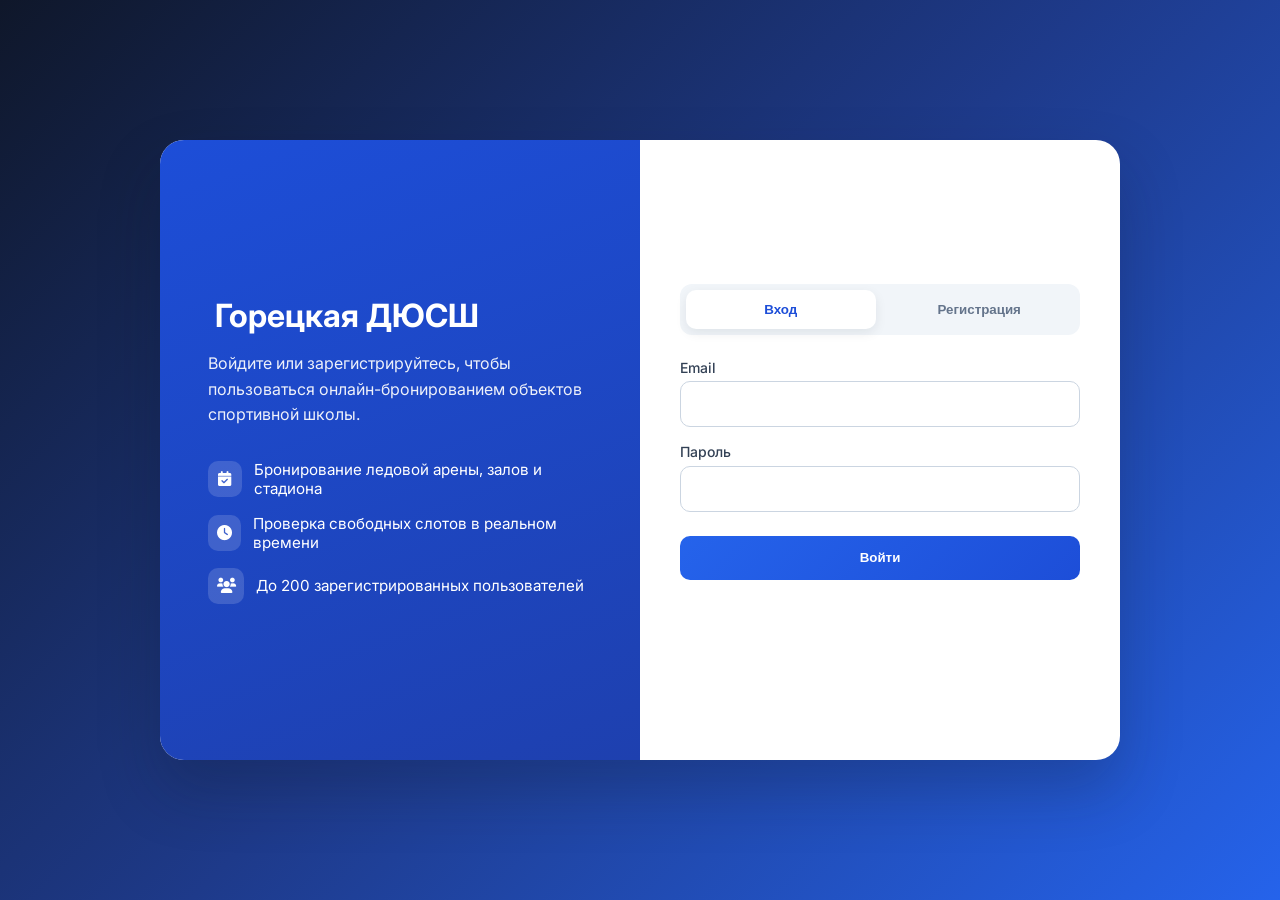
<file: gorki-led-new/auth.html>
<!DOCTYPE html>
<html lang="ru">
<head>
    <meta charset="UTF-8">
    <meta name="viewport" content="width=device-width, initial-scale=1.0">
    <title>Вход и регистрация — Горецкая ДЮСШ</title>
    <link href="https://fonts.googleapis.com/css2?family=Inter:wght@300;400;500;600;700&display=swap" rel="stylesheet">
    <link rel="stylesheet" href="https://cdnjs.cloudflare.com/ajax/libs/font-awesome/6.0.0/css/all.min.css">
    <style>
        * { margin: 0; padding: 0; box-sizing: border-box; }
        body {
            font-family: 'Inter', sans-serif;
            background: linear-gradient(135deg, #0f172a 0%, #1e3a8a 50%, #2563eb 100%);
            min-height: 100vh;
            display: flex;
            align-items: center;
            justify-content: center;
            padding: 1.5rem;
        }
        .auth-shell {
            width: 100%;
            max-width: 960px;
            background: #fff;
            border-radius: 24px;
            overflow: hidden;
            box-shadow: 0 30px 60px rgba(15, 23, 42, 0.25);
            display: grid;
            grid-template-columns: 1fr 1fr;
            min-height: 620px;
        }
        .auth-brand {
            background: linear-gradient(160deg, #1d4ed8, #1e40af);
            color: #fff;
            padding: 3rem;
            display: flex;
            flex-direction: column;
            justify-content: center;
        }
        .auth-brand h1 {
            font-size: 2rem;
            margin-bottom: 1rem;
        }
        .auth-brand p {
            opacity: 0.92;
            line-height: 1.6;
            margin-bottom: 2rem;
        }
        .auth-brand ul {
            list-style: none;
            display: grid;
            gap: 1rem;
        }
        .auth-brand li {
            display: flex;
            align-items: center;
            gap: 0.75rem;
            font-size: 0.95rem;
        }
        .auth-brand li i {
            width: 36px;
            height: 36px;
            border-radius: 10px;
            background: rgba(255,255,255,0.15);
            display: flex;
            align-items: center;
            justify-content: center;
        }
        .auth-panel {
            padding: 2.5rem;
            display: flex;
            flex-direction: column;
            justify-content: center;
        }
        .auth-tabs {
            display: flex;
            gap: 0.5rem;
            margin-bottom: 1.5rem;
            background: #f1f5f9;
            padding: 0.35rem;
            border-radius: 12px;
        }
        .auth-tab {
            flex: 1;
            border: none;
            background: transparent;
            padding: 0.75rem 1rem;
            border-radius: 10px;
            font-weight: 600;
            cursor: pointer;
            color: #64748b;
        }
        .auth-tab.active {
            background: #fff;
            color: #1d4ed8;
            box-shadow: 0 4px 12px rgba(15, 23, 42, 0.08);
        }
        .auth-form { display: none; }
        .auth-form.active { display: block; }
        .field { margin-bottom: 1rem; }
        .field label {
            display: block;
            font-size: 0.875rem;
            font-weight: 500;
            color: #334155;
            margin-bottom: 0.35rem;
        }
        .field input {
            width: 100%;
            padding: 0.75rem 0.9rem;
            border: 1px solid #cbd5e1;
            border-radius: 10px;
            font: inherit;
        }
        .field input:focus {
            outline: none;
            border-color: #2563eb;
            box-shadow: 0 0 0 3px rgba(37, 99, 235, 0.15);
        }
        .auth-submit {
            width: 100%;
            margin-top: 0.5rem;
            padding: 0.9rem 1rem;
            border: none;
            border-radius: 10px;
            background: linear-gradient(135deg, #2563eb, #1d4ed8);
            color: #fff;
            font-weight: 600;
            cursor: pointer;
        }
        .auth-submit:disabled { opacity: 0.65; cursor: not-allowed; }
        .auth-status {
            margin-top: 1rem;
            font-size: 0.875rem;
            min-height: 1.25rem;
        }
        .auth-status.error { color: #dc2626; }
        .auth-status.success { color: #059669; }
        .auth-limit {
            margin-top: 1rem;
            padding: 0.75rem 1rem;
            background: #eff6ff;
            border-radius: 10px;
            font-size: 0.8125rem;
            color: #1e40af;
        }
        @media (max-width: 860px) {
            .auth-shell { grid-template-columns: 1fr; }
            .auth-brand { padding: 2rem; }
        }
    </style>
</head>
<body>
    <div class="auth-shell">
        <div class="auth-brand">
            <h1><i class="fas fa-hockey-sticks"></i> Горецкая ДЮСШ</h1>
            <p>Войдите или зарегистрируйтесь, чтобы пользоваться онлайн-бронированием объектов спортивной школы.</p>
            <ul>
                <li><i class="fas fa-calendar-check"></i> Бронирование ледовой арены, залов и стадиона</li>
                <li><i class="fas fa-clock"></i> Проверка свободных слотов в реальном времени</li>
                <li><i class="fas fa-users"></i> До 200 зарегистрированных пользователей</li>
            </ul>
        </div>
        <div class="auth-panel">
            <div class="auth-tabs">
                <button type="button" class="auth-tab active" data-tab="login">Вход</button>
                <button type="button" class="auth-tab" data-tab="register">Регистрация</button>
            </div>

            <form id="loginForm" class="auth-form active" novalidate>
                <div class="field">
                    <label for="loginEmail">Email</label>
                    <input type="email" id="loginEmail" required autocomplete="email">
                </div>
                <div class="field">
                    <label for="loginPassword">Пароль</label>
                    <input type="password" id="loginPassword" required autocomplete="current-password">
                </div>
                <button type="submit" class="auth-submit">Войти</button>
                <p class="auth-status" id="loginStatus" role="status"></p>
            </form>

            <form id="registerForm" class="auth-form" novalidate>
                <div class="field">
                    <label for="regFullName">ФИО</label>
                    <input type="text" id="regFullName" required maxlength="100" autocomplete="name">
                </div>
                <div class="field">
                    <label for="regEmail">Email</label>
                    <input type="email" id="regEmail" required autocomplete="email">
                </div>
                <div class="field">
                    <label for="regPhone">Телефон</label>
                    <input type="tel" id="regPhone" required maxlength="40" autocomplete="tel">
                </div>
                <div class="field">
                    <label for="regPassword">Пароль</label>
                    <input type="password" id="regPassword" required minlength="6" autocomplete="new-password">
                </div>
                <div class="field">
                    <label for="regPasswordConfirm">Подтверждение пароля</label>
                    <input type="password" id="regPasswordConfirm" required minlength="6" autocomplete="new-password">
                </div>
                <button type="submit" class="auth-submit">Зарегистрироваться</button>
                <p class="auth-status" id="registerStatus" role="status"></p>
            </form>
        </div>
    </div>

    <script>
        const isHttp = location.protocol === 'http:' || location.protocol === 'https:';

        async function checkAlreadyLoggedIn() {
            if (!isHttp) return;
            try {
                const res = await fetch('api/auth.php?action=me', { credentials: 'same-origin' });
                const data = await res.json();
                if (data.authenticated) {
                    window.location.href = 'index.html';
                }
            } catch (e) {}
        }

        document.querySelectorAll('.auth-tab').forEach(tab => {
            tab.addEventListener('click', () => {
                document.querySelectorAll('.auth-tab').forEach(t => t.classList.remove('active'));
                document.querySelectorAll('.auth-form').forEach(f => f.classList.remove('active'));
                tab.classList.add('active');
                document.getElementById(tab.dataset.tab + 'Form').classList.add('active');
            });
        });

        function setStatus(el, text, type) {
            el.textContent = text;
            el.className = 'auth-status' + (type ? ' ' + type : '');
        }

        document.getElementById('loginForm').addEventListener('submit', async (e) => {
            e.preventDefault();
            const status = document.getElementById('loginStatus');
            setStatus(status, '');
            if (!isHttp) {
                setStatus(status, 'Запустите сайт через локальный сервер (PHP).', 'error');
                return;
            }
            const btn = e.target.querySelector('.auth-submit');
            btn.disabled = true;
            try {
                const res = await fetch('api/auth.php?action=login', {
                    method: 'POST',
                    credentials: 'same-origin',
                    headers: { 'Content-Type': 'application/json' },
                    body: JSON.stringify({
                        email: document.getElementById('loginEmail').value.trim(),
                        password: document.getElementById('loginPassword').value
                    })
                });
                const data = await res.json();
                if (data.success) {
                    setStatus(status, data.message, 'success');
                    setTimeout(() => { window.location.href = 'index.html'; }, 400);
                } else {
                    setStatus(status, data.message || 'Ошибка входа', 'error');
                }
            } catch (err) {
                setStatus(status, 'Ошибка сети', 'error');
            } finally {
                btn.disabled = false;
            }
        });

        document.getElementById('registerForm').addEventListener('submit', async (e) => {
            e.preventDefault();
            const status = document.getElementById('registerStatus');
            setStatus(status, '');
            if (!isHttp) {
                setStatus(status, 'Запустите сайт через локальный сервер (PHP).', 'error');
                return;
            }
            const btn = e.target.querySelector('.auth-submit');
            btn.disabled = true;
            try {
                const res = await fetch('api/auth.php?action=register', {
                    method: 'POST',
                    credentials: 'same-origin',
                    headers: { 'Content-Type': 'application/json' },
                    body: JSON.stringify({
                        full_name: document.getElementById('regFullName').value.trim(),
                        email: document.getElementById('regEmail').value.trim(),
                        phone: document.getElementById('regPhone').value.trim(),
                        password: document.getElementById('regPassword').value,
                        password_confirm: document.getElementById('regPasswordConfirm').value
                    })
                });
                const data = await res.json();
                if (data.success) {
                    setStatus(status, data.message, 'success');
                    setTimeout(() => { window.location.href = 'index.html'; }, 400);
                } else {
                    setStatus(status, data.message || 'Ошибка регистрации', 'error');
                }
            } catch (err) {
                setStatus(status, 'Ошибка сети', 'error');
            } finally {
                btn.disabled = false;
            }
        });

        checkAlreadyLoggedIn();
    </script>
</body>
</html>
</file>
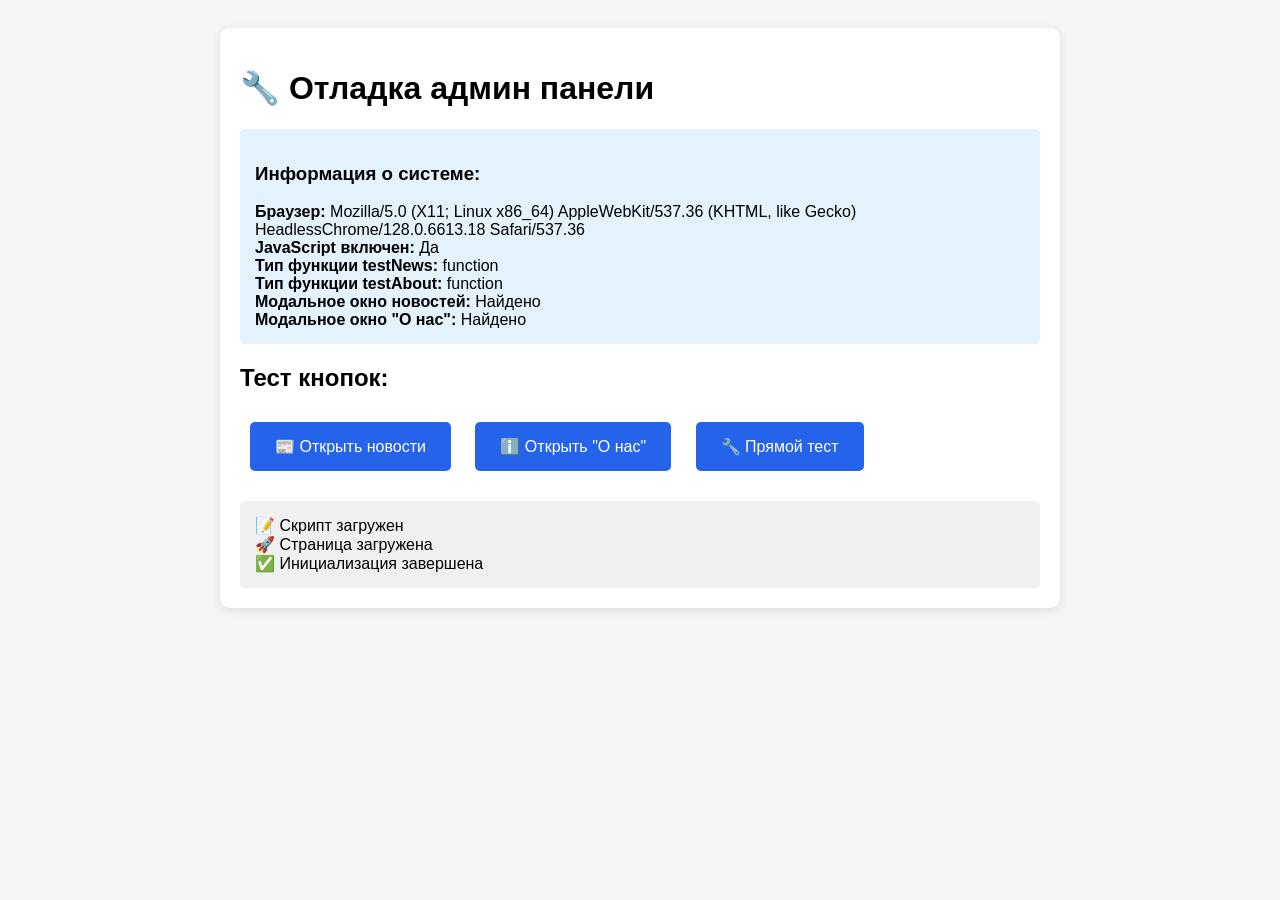
<file: gorki-led-new/debug-admin.html>
<!DOCTYPE html>
<html lang="ru">
<head>
    <meta charset="UTF-8">
    <meta name="viewport" content="width=device-width, initial-scale=1.0">
    <title>Отладка админ панели</title>
    <style>
        body {
            font-family: Arial, sans-serif;
            padding: 20px;
            background: #f5f5f5;
        }
        .container {
            max-width: 800px;
            margin: 0 auto;
            background: white;
            padding: 20px;
            border-radius: 10px;
            box-shadow: 0 2px 10px rgba(0,0,0,0.1);
        }
        button {
            margin: 10px;
            padding: 15px 25px;
            background: #2563eb;
            color: white;
            border: none;
            border-radius: 5px;
            cursor: pointer;
            font-size: 16px;
        }
        button:hover {
            background: #1e40af;
        }
        .modal {
            display: none;
            position: fixed;
            top: 0;
            left: 0;
            width: 100%;
            height: 100%;
            background: rgba(0,0,0,0.5);
            z-index: 1000;
        }
        .modal.active {
            display: flex;
            align-items: center;
            justify-content: center;
        }
        .modal-content {
            background: white;
            padding: 30px;
            border-radius: 10px;
            max-width: 600px;
            width: 90%;
            max-height: 80vh;
            overflow-y: auto;
        }
        .modal-header {
            display: flex;
            justify-content: space-between;
            align-items: center;
            margin-bottom: 20px;
            border-bottom: 1px solid #eee;
            padding-bottom: 15px;
        }
        .close-btn {
            background: none;
            border: none;
            font-size: 24px;
            cursor: pointer;
            color: #666;
        }
        .debug-info {
            background: #e3f2fd;
            padding: 15px;
            border-radius: 5px;
            margin: 20px 0;
        }
    </style>
</head>
<body>
    <div class="container">
        <h1>🔧 Отладка админ панели</h1>
        
        <div class="debug-info">
            <h3>Информация о системе:</h3>
            <div id="debug-info"></div>
        </div>
        
        <h2>Тест кнопок:</h2>
        <button onclick="testNews()">📰 Открыть новости</button>
        <button onclick="testAbout()">ℹ️ Открыть "О нас"</button>
        <button onclick="testDirect()">🔧 Прямой тест</button>
        
        <div id="output" style="margin-top: 20px; padding: 15px; background: #f0f0f0; border-radius: 5px;"></div>
    </div>

    <!-- Модальное окно новостей -->
    <div id="newsModal" class="modal">
        <div class="modal-content">
            <div class="modal-header">
                <h2>📰 Управление новостями</h2>
                <button class="close-btn" onclick="closeNewsModal()">&times;</button>
            </div>
            <div class="modal-body">
                <p>Это модальное окно для управления новостями.</p>
                <p>Если вы видите это окно, значит JavaScript работает правильно!</p>
            </div>
        </div>
    </div>

    <!-- Модальное окно "О нас" -->
    <div id="aboutModal" class="modal">
        <div class="modal-content">
            <div class="modal-header">
                <h2>ℹ️ Управление разделом "О нас"</h2>
                <button class="close-btn" onclick="closeAboutModal()">&times;</button>
            </div>
            <div class="modal-body">
                <p>Это модальное окно для управления разделом "О нас".</p>
                <p>Если вы видите это окно, значит JavaScript работает правильно!</p>
            </div>
        </div>
    </div>

    <script>
        // Глобальные переменные для отладки
        window.DEBUG = true;
        
        function log(message) {
            if (window.DEBUG) {
                console.log('[DEBUG]', message);
                const output = document.getElementById('output');
                output.innerHTML += '<div>' + message + '</div>';
            }
        }
        
        function testNews() {
            log('🔄 Нажата кнопка "Тест новостей"');
            try {
                const modal = document.getElementById('newsModal');
                if (modal) {
                    log('✅ Модальное окно новостей найдено');
                    modal.classList.add('active');
                    log('✅ Модальное окно новостей открыто');
                } else {
                    log('❌ Модальное окно новостей НЕ найдено');
                }
            } catch (error) {
                log('❌ Ошибка: ' + error.message);
            }
        }
        
        function testAbout() {
            log('🔄 Нажата кнопка "Тест О нас"');
            try {
                const modal = document.getElementById('aboutModal');
                if (modal) {
                    log('✅ Модальное окно "О нас" найдено');
                    modal.classList.add('active');
                    log('✅ Модальное окно "О нас" открыто');
                } else {
                    log('❌ Модальное окно "О нас" НЕ найдено');
                }
            } catch (error) {
                log('❌ Ошибка: ' + error.message);
            }
        }
        
        function testDirect() {
            log('🔄 Прямой тест JavaScript');
            try {
                alert('✅ JavaScript работает! Кнопки реагируют на нажатия.');
                log('✅ Alert показан успешно');
            } catch (error) {
                log('❌ Ошибка в alert: ' + error.message);
            }
        }
        
        function closeNewsModal() {
            log('🔄 Закрытие модального окна новостей');
            const modal = document.getElementById('newsModal');
            if (modal) {
                modal.classList.remove('active');
                log('✅ Модальное окно новостей закрыто');
            }
        }
        
        function closeAboutModal() {
            log('🔄 Закрытие модального окна "О нас"');
            const modal = document.getElementById('aboutModal');
            if (modal) {
                modal.classList.remove('active');
                log('✅ Модальное окно "О нас" закрыто');
            }
        }
        
        // Инициализация при загрузке страницы
        document.addEventListener('DOMContentLoaded', function() {
            log('🚀 Страница загружена');
            
            // Показываем информацию о браузере
            const debugInfo = document.getElementById('debug-info');
            debugInfo.innerHTML = `
                <div><strong>Браузер:</strong> ${navigator.userAgent}</div>
                <div><strong>JavaScript включен:</strong> ${typeof window !== 'undefined' ? 'Да' : 'Нет'}</div>
                <div><strong>Тип функции testNews:</strong> ${typeof testNews}</div>
                <div><strong>Тип функции testAbout:</strong> ${typeof testAbout}</div>
                <div><strong>Модальное окно новостей:</strong> ${document.getElementById('newsModal') ? 'Найдено' : 'Не найдено'}</div>
                <div><strong>Модальное окно "О нас":</strong> ${document.getElementById('aboutModal') ? 'Найдено' : 'Не найдено'}</div>
            `;
            
            log('✅ Инициализация завершена');
        });
        
        // Закрытие модальных окон по клику на фон
        document.addEventListener('click', function(e) {
            if (e.target.classList.contains('modal')) {
                e.target.classList.remove('active');
                log('🔄 Модальное окно закрыто по клику на фон');
            }
        });
        
        log('📝 Скрипт загружен');
    </script>
</body>
</html>
</file>
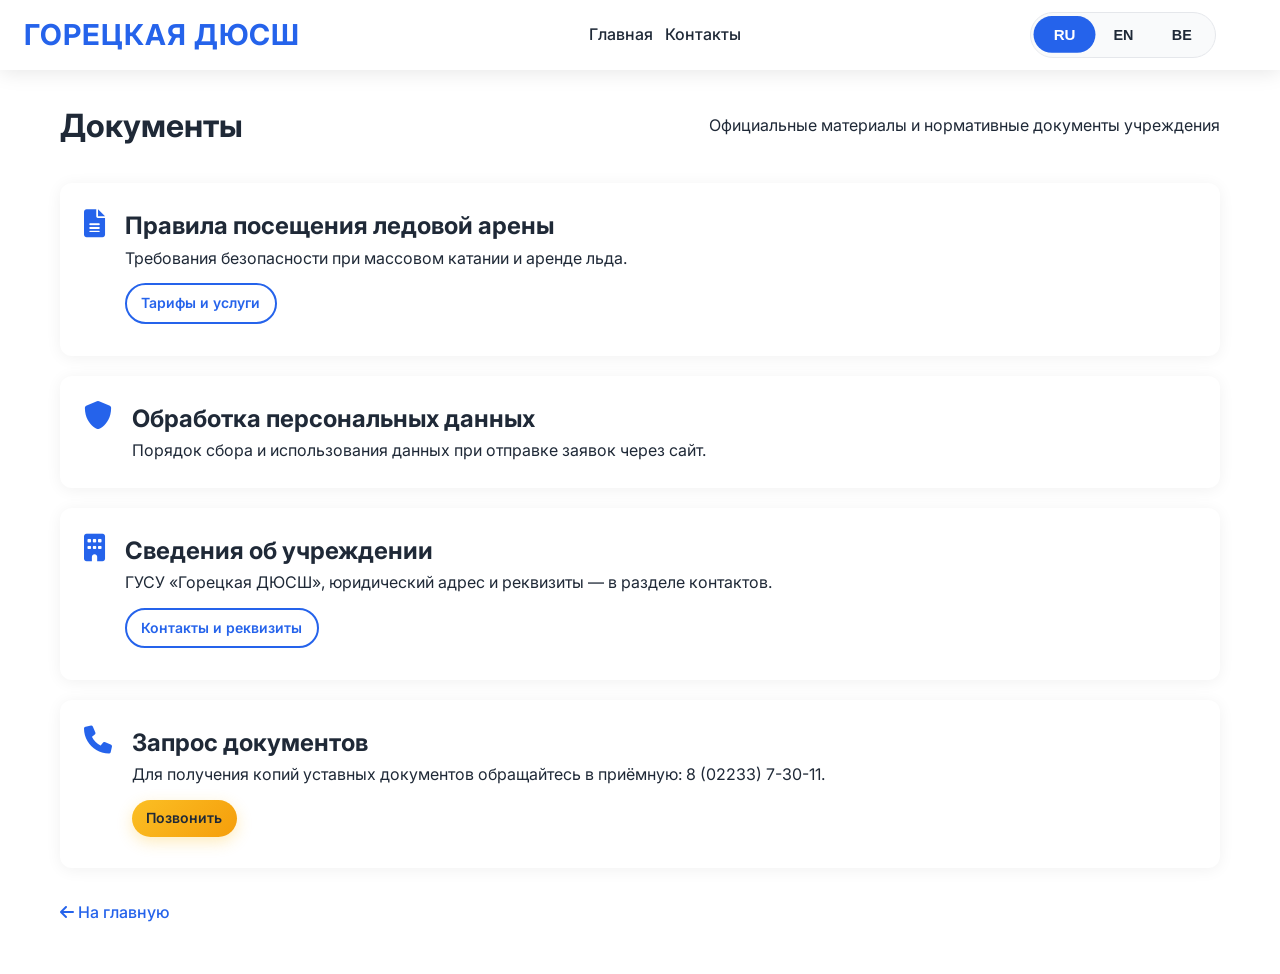
<file: gorki-led-new/documents.html>
<!DOCTYPE html>
<html lang="ru">
<head>
    <meta charset="UTF-8">
    <meta name="viewport" content="width=device-width, initial-scale=1.0">
    <title>Документы — Горецкая ДЮСШ</title>
    <meta name="description" content="Официальные документы Горецкой детско-юношеской спортивной школы: правила посещения, политика персональных данных.">
    <link rel="stylesheet" href="style.css">
    <link href="https://fonts.googleapis.com/css2?family=Inter:wght@300;400;500;600;700&display=swap" rel="stylesheet">
    <link rel="stylesheet" href="https://cdnjs.cloudflare.com/ajax/libs/font-awesome/6.0.0/css/all.min.css">
    <script src="translations.js"></script>
    <script src="translations-content.js"></script>
</head>
<body class="documents-page">
    <nav class="navbar">
        <div class="nav-container">
            <div class="nav-logo">
                <h2><i class="fas fa-hockey-sticks"></i> <a href="index.html" class="logo-link">ГОРЕЦКАЯ ДЮСШ</a></h2>
            </div>
            <ul class="nav-menu">
                <li><a href="index.html" data-translate="nav-home">Главная</a></li>
                <li><a href="index.html#contacts" data-translate="nav-contacts">Контакты</a></li>
            </ul>
            <div class="nav-controls">
                <div class="language-switcher">
                    <button class="lang-btn active" data-lang="ru">RU</button>
                    <button class="lang-btn" data-lang="en">EN</button>
                    <button class="lang-btn" data-lang="be">BE</button>
                </div>
                <div class="nav-toggle"><span></span><span></span><span></span></div>
            </div>
        </div>
    </nav>

    <main class="documents-main">
        <div class="container">
            <div class="section-header">
                <h1 data-translate="docs-page-title">Документы</h1>
                <p data-translate="docs-page-lead">Официальные материалы и нормативные документы учреждения</p>
            </div>

            <div class="documents-list">
                <article class="document-card">
                    <i class="fas fa-file-alt"></i>
                    <div>
                        <h2 data-translate="docs-rules-title">Правила посещения ледовой арены</h2>
                        <p data-translate="docs-rules-desc">Требования безопасности при массовом катании и аренде льда.</p>
                        <a href="index.html#facilities" class="btn btn-secondary btn-sm" data-translate="docs-link-prices">Тарифы и услуги</a>
                    </div>
                </article>
                <article class="document-card">
                    <i class="fas fa-shield-alt"></i>
                    <div>
                        <h2 data-translate="docs-privacy-title">Обработка персональных данных</h2>
                        <p data-translate="docs-privacy-desc">Порядок сбора и использования данных при отправке заявок через сайт.</p>
                    </div>
                </article>
                <article class="document-card">
                    <i class="fas fa-building"></i>
                    <div>
                        <h2 data-translate="docs-charter-title">Сведения об учреждении</h2>
                        <p data-translate="docs-charter-desc">ГУСУ «Горецкая ДЮСШ», юридический адрес и реквизиты — в разделе контактов.</p>
                        <a href="index.html#contacts" class="btn btn-secondary btn-sm" data-translate="docs-link-contacts">Контакты и реквизиты</a>
                    </div>
                </article>
                <article class="document-card">
                    <i class="fas fa-phone"></i>
                    <div>
                        <h2 data-translate="docs-request-title">Запрос документов</h2>
                        <p data-translate="docs-request-desc">Для получения копий уставных документов обращайтесь в приёмную: 8 (02233) 7-30-11.</p>
                        <a href="tel:+375223373011" class="btn btn-primary btn-sm" data-translate="mobile-call">Позвонить</a>
                    </div>
                </article>
            </div>

            <p class="documents-back"><a href="index.html"><i class="fas fa-arrow-left"></i> <span data-translate="docs-back-home">На главную</span></a></p>
        </div>
    </main>

    <div class="mobile-action-bar" id="mobileActionBar" aria-label="Быстрые действия">
        <a href="tel:+375223373011" class="mobile-action-btn mobile-action-call">
            <i class="fas fa-phone"></i>
            <span data-translate="mobile-call">Позвонить</span>
        </a>
        <a href="index.html#visitor" class="mobile-action-btn mobile-action-book">
            <i class="fas fa-calendar-check"></i>
            <span data-translate="mobile-booking">Записаться</span>
        </a>
    </div>

    <script src="script.js"></script>
    <script>
        document.addEventListener('DOMContentLoaded', function () {
            const lang = localStorage.getItem('selectedLanguage') || 'ru';
            if (typeof switchLanguage === 'function') switchLanguage(lang);
            document.querySelectorAll('.lang-btn').forEach(function (btn) {
                btn.addEventListener('click', function () {
                    switchLanguage(btn.getAttribute('data-lang'));
                });
            });
        });
    </script>
</body>
</html>
</file>
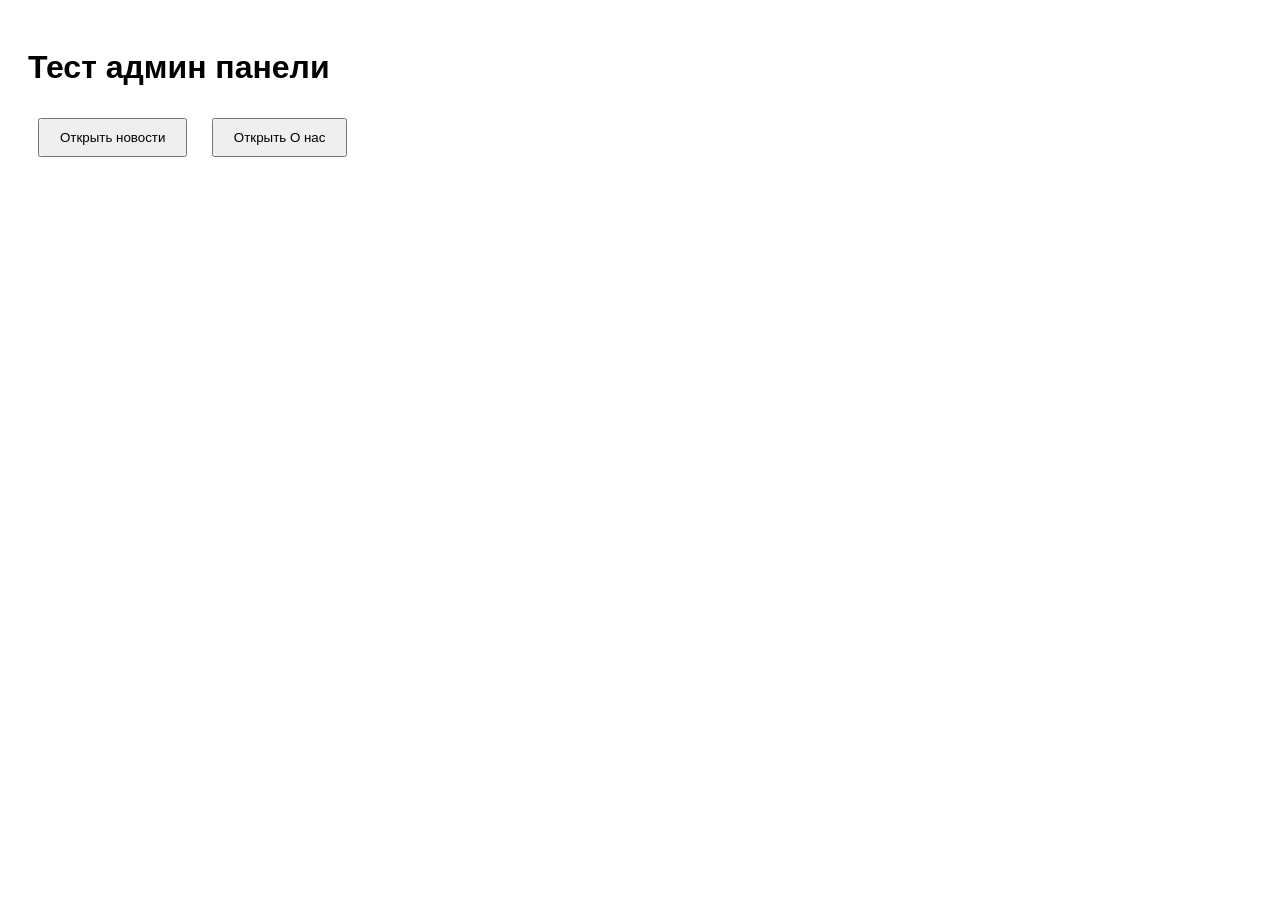
<file: gorki-led-new/test-admin.html>
<!DOCTYPE html>
<html lang="ru">
<head>
    <meta charset="UTF-8">
    <meta name="viewport" content="width=device-width, initial-scale=1.0">
    <title>Тест админ панели</title>
    <style>
        body { font-family: Arial, sans-serif; padding: 20px; }
        button { margin: 10px; padding: 10px 20px; cursor: pointer; }
        .modal { display: none; position: fixed; top: 0; left: 0; width: 100%; height: 100%; background: rgba(0,0,0,0.5); z-index: 1000; }
        .modal.active { display: flex; align-items: center; justify-content: center; }
        .modal-content { background: white; padding: 20px; border-radius: 8px; max-width: 500px; }
        .modal-header { display: flex; justify-content: space-between; align-items: center; margin-bottom: 20px; }
        .modal-close { background: none; border: none; font-size: 20px; cursor: pointer; }
    </style>
</head>
<body>
    <h1>Тест админ панели</h1>
    
    <button onclick="openNewsModal()">Открыть новости</button>
    <button onclick="openAboutModal()">Открыть О нас</button>
    
    <div id="newsModal" class="modal">
        <div class="modal-content">
            <div class="modal-header">
                <h3>Управление новостями</h3>
                <button class="modal-close" onclick="closeNewsModal()">×</button>
            </div>
            <div class="modal-body">
                <p>Это модальное окно новостей</p>
            </div>
        </div>
    </div>
    
    <div id="aboutModal" class="modal">
        <div class="modal-content">
            <div class="modal-header">
                <h3>Управление разделом "О нас"</h3>
                <button class="modal-close" onclick="closeAboutModal()">×</button>
            </div>
            <div class="modal-body">
                <p>Это модальное окно "О нас"</p>
            </div>
        </div>
    </div>

    <script>
        console.log('Загрузка тестовой страницы...');
        
        function openNewsModal() {
            console.log('Вызвана функция openNewsModal');
            document.getElementById('newsModal').classList.add('active');
        }
        
        function closeNewsModal() {
            console.log('Вызвана функция closeNewsModal');
            document.getElementById('newsModal').classList.remove('active');
        }
        
        function openAboutModal() {
            console.log('Вызвана функция openAboutModal');
            document.getElementById('aboutModal').classList.add('active');
        }
        
        function closeAboutModal() {
            console.log('Вызвана функция closeAboutModal');
            document.getElementById('aboutModal').classList.remove('active');
        }
        
        console.log('Функции определены');
        
        document.addEventListener('DOMContentLoaded', function() {
            console.log('DOM загружен');
        });
    </script>
</body>
</html>
</file>
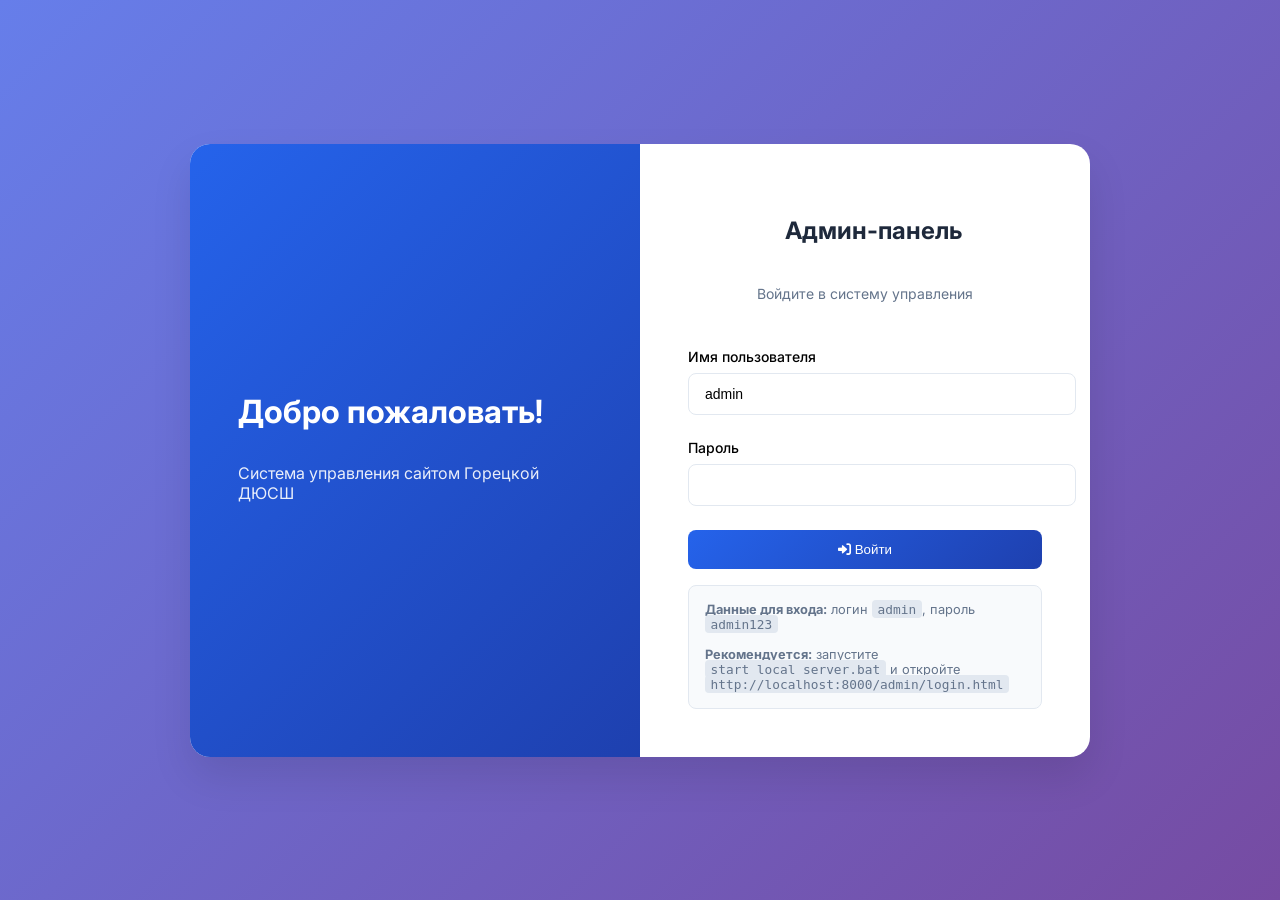
<file: gorki-led-new/admin/customize.html>
<!DOCTYPE html>
<html lang="ru">
<head>
    <meta charset="UTF-8">
    <meta name="viewport" content="width=device-width, initial-scale=1.0">
    <title>Кастомизация сайта — Админ</title>
    <link href="https://fonts.googleapis.com/css2?family=Inter:wght@400;500;600;700&display=swap" rel="stylesheet">
    <link rel="stylesheet" href="https://cdnjs.cloudflare.com/ajax/libs/font-awesome/6.0.0/css/all.min.css">
    <script src="auth.js"></script>
    <script>
        if (typeof GorkiAdminAuth === 'undefined' || !GorkiAdminAuth.requireAuth('login.html')) {
            document.documentElement.innerHTML = '';
        }
    </script>
    <script src="../translations.js"></script>
    <script src="../translations-content.js"></script>
    <script src="../site-customization.js"></script>
    <style>
        * { box-sizing: border-box; margin: 0; padding: 0; }
        body {
            font-family: 'Inter', sans-serif;
            background: #f1f5f9;
            min-height: 100vh;
            color: #1e293b;
        }
        .top-bar {
            background: #fff;
            border-bottom: 1px solid #e2e8f0;
            padding: 0.75rem 1.5rem;
            display: flex;
            align-items: center;
            justify-content: space-between;
            gap: 1rem;
            flex-wrap: wrap;
            position: sticky;
            top: 0;
            z-index: 100;
        }
        .top-bar h1 { font-size: 1.25rem; display: flex; align-items: center; gap: 0.5rem; }
        .top-actions { display: flex; gap: 0.5rem; flex-wrap: wrap; }
        .btn {
            display: inline-flex; align-items: center; gap: 0.4rem;
            padding: 0.55rem 1rem; border-radius: 8px; border: none;
            font-weight: 500; cursor: pointer; font-size: 0.875rem;
            text-decoration: none; color: inherit;
        }
        .btn-primary { background: linear-gradient(135deg, #2563eb, #1e40af); color: #fff; }
        .btn-secondary { background: #e2e8f0; color: #334155; }
        .btn-danger { background: #fee2e2; color: #b91c1c; }
        .btn:hover { opacity: 0.92; transform: translateY(-1px); }
        .layout { display: grid; grid-template-columns: 220px 1fr; min-height: calc(100vh - 56px); }
        @media (max-width: 900px) { .layout { grid-template-columns: 1fr; } .sidebar { display: flex; overflow-x: auto; } }
        .sidebar {
            background: #fff; border-right: 1px solid #e2e8f0; padding: 1rem 0;
        }
        .tab-btn {
            display: flex; align-items: center; gap: 0.5rem;
            width: 100%; text-align: left; padding: 0.65rem 1.25rem;
            border: none; background: none; cursor: pointer; font-size: 0.875rem;
            color: #64748b; border-left: 3px solid transparent;
        }
        .tab-btn:hover { background: #f8fafc; color: #1e293b; }
        .tab-btn.active { background: #eff6ff; color: #2563eb; border-left-color: #2563eb; font-weight: 600; }
        .main { padding: 1.5rem; max-width: 960px; }
        .panel { display: none; }
        .panel.active { display: block; }
        .card {
            background: #fff; border: 1px solid #e2e8f0; border-radius: 12px;
            padding: 1.25rem; margin-bottom: 1rem;
        }
        .card h2 { font-size: 1.1rem; margin-bottom: 1rem; }
        .form-grid { display: grid; grid-template-columns: repeat(auto-fill, minmax(200px, 1fr)); gap: 1rem; }
        label { display: block; font-size: 0.8rem; font-weight: 500; color: #64748b; margin-bottom: 0.35rem; }
        input[type="text"], input[type="color"], textarea, select {
            width: 100%; padding: 0.5rem 0.65rem; border: 1px solid #e2e8f0;
            border-radius: 6px; font-family: inherit; font-size: 0.875rem;
        }
        textarea { min-height: 100px; resize: vertical; }
        .toggle-row {
            display: flex; align-items: center; justify-content: space-between;
            padding: 0.5rem 0; border-bottom: 1px solid #f1f5f9;
        }
        .toggle-row:last-child { border-bottom: none; }
        .status-bar {
            padding: 0.75rem 1rem; border-radius: 8px; margin-bottom: 1rem;
            font-size: 0.875rem; display: none;
        }
        .status-bar.ok { display: block; background: #dcfce7; color: #166534; }
        .status-bar.err { display: block; background: #fee2e2; color: #991b1b; }
        .text-key-row {
            display: grid; grid-template-columns: 180px 1fr; gap: 0.5rem;
            align-items: start; margin-bottom: 0.5rem; font-size: 0.8rem;
        }
        .text-key-row code { color: #64748b; word-break: break-all; padding-top: 0.5rem; }
        .text-group { margin-bottom: 1.25rem; }
        .text-group h3 {
            font-size: 0.85rem; text-transform: uppercase; letter-spacing: 0.05em;
            color: #94a3b8; margin-bottom: 0.5rem;
        }
        .search-box { margin-bottom: 1rem; }
        .lang-tabs { display: flex; gap: 0.25rem; margin-bottom: 1rem; }
        .lang-tab {
            padding: 0.4rem 0.9rem; border-radius: 6px; border: 1px solid #e2e8f0;
            background: #fff; cursor: pointer; font-size: 0.8rem;
        }
        .lang-tab.active { background: #2563eb; color: #fff; border-color: #2563eb; }
        .contact-block-editor {
            border: 1px dashed #cbd5e1; border-radius: 8px; padding: 1rem; margin-bottom: 0.75rem;
        }
        #scheduleEditor { font-family: ui-monospace, monospace; font-size: 0.8rem; min-height: 320px; }
    </style>
</head>
<body>
    <header class="top-bar">
        <h1><i class="fas fa-palette"></i> Кастомизация сайта</h1>
        <div class="top-actions">
            <a href="index.html" class="btn btn-secondary"><i class="fas fa-arrow-left"></i> В панель</a>
            <a href="../index.html" target="_blank" class="btn btn-secondary"><i class="fas fa-external-link-alt"></i> Сайт</a>
            <button type="button" class="btn btn-secondary" id="btnExport"><i class="fas fa-download"></i> Экспорт</button>
            <button type="button" class="btn btn-secondary" id="btnImport"><i class="fas fa-upload"></i> Импорт</button>
            <button type="button" class="btn btn-danger" id="btnReset"><i class="fas fa-undo"></i> Сброс</button>
            <button type="button" class="btn btn-primary" id="btnSave"><i class="fas fa-save"></i> Сохранить</button>
        </div>
    </header>

    <div id="statusBar" class="status-bar"></div>

    <div class="layout">
        <nav class="sidebar" id="sidebarNav">
            <button type="button" class="tab-btn active" data-tab="theme"><i class="fas fa-fill-drip"></i> Дизайн</button>
            <button type="button" class="tab-btn" data-tab="sections"><i class="fas fa-th-large"></i> Разделы</button>
            <button type="button" class="tab-btn" data-tab="texts"><i class="fas fa-language"></i> Тексты</button>
            <button type="button" class="tab-btn" data-tab="seo"><i class="fas fa-search"></i> SEO</button>
            <button type="button" class="tab-btn" data-tab="contacts"><i class="fas fa-address-book"></i> Контакты</button>
            <button type="button" class="tab-btn" data-tab="schedule"><i class="fas fa-calendar"></i> Расписание</button>
            <button type="button" class="tab-btn" data-tab="content"><i class="fas fa-database"></i> Контент</button>
        </nav>

        <main class="main">
            <section class="panel active" id="panel-theme">
                <div class="card">
                    <h2>Цвета и шрифты</h2>
                    <div class="form-grid">
                        <div><label>Основной цвет</label><input type="color" id="themePrimary"></div>
                        <div><label>Вторичный</label><input type="color" id="themeSecondary"></div>
                        <div><label>Акцент</label><input type="color" id="themeAccent"></div>
                        <div><label>Текст</label><input type="color" id="themeTextDark"></div>
                    </div>
                    <div style="margin-top:1rem">
                        <label>Градиент главного экрана (CSS)</label>
                        <input type="text" id="themeHeroGradient" placeholder="linear-gradient(...)">
                    </div>
                    <div style="margin-top:1rem">
                        <label>Шрифт</label>
                        <input type="text" id="themeFont" placeholder="Inter, sans-serif">
                    </div>
                </div>
                <div class="card">
                    <h2>Главный экран</h2>
                    <div class="toggle-row">
                        <span>Плавающие карточки справа</span>
                        <input type="checkbox" id="heroFloatingCards" checked>
                    </div>
                    <div style="margin-top:0.75rem">
                        <label>Затемнение оверлея (0–1)</label>
                        <input type="range" id="heroOverlay" min="0" max="1" step="0.05" value="0.4">
                    </div>
                </div>
                <div class="card">
                    <h2>Дополнительный CSS</h2>
                    <textarea id="themeCustomCss" placeholder="/* Свои стили */"></textarea>
                </div>
            </section>

            <section class="panel" id="panel-sections">
                <div class="card">
                    <h2>Видимость разделов на сайте</h2>
                    <div id="sectionsToggles"></div>
                </div>
                <div class="card">
                    <h2>Пункты меню навигации</h2>
                    <div id="navToggles"></div>
                </div>
            </section>

            <section class="panel" id="panel-texts">
                <div class="card">
                    <h2>Тексты сайта (переопределение переводов)</h2>
                    <div class="lang-tabs" id="textLangTabs">
                        <button type="button" class="lang-tab active" data-lang="ru">RU</button>
                        <button type="button" class="lang-tab" data-lang="en">EN</button>
                        <button type="button" class="lang-tab" data-lang="be">BE</button>
                    </div>
                    <div class="search-box">
                        <input type="search" id="textSearch" placeholder="Поиск по ключу или тексту…">
                    </div>
                    <p style="font-size:0.8rem;color:#64748b;margin-bottom:1rem">Оставьте поле пустым, чтобы использовать текст по умолчанию из файлов переводов.</p>
                    <div id="textOverridesEditor"></div>
                </div>
            </section>

            <section class="panel" id="panel-seo">
                <div class="card">
                    <h2>Заголовок и описание страницы</h2>
                    <div class="lang-tabs" id="seoLangTabs">
                        <button type="button" class="lang-tab active" data-lang="ru">RU</button>
                        <button type="button" class="lang-tab" data-lang="en">EN</button>
                        <button type="button" class="lang-tab" data-lang="be">BE</button>
                    </div>
                    <div id="seoFields"></div>
                </div>
            </section>

            <section class="panel" id="panel-contacts">
                <div class="card">
                    <h2>Блоки контактов</h2>
                    <p style="font-size:0.85rem;color:#64748b;margin-bottom:1rem">Если добавлен хотя бы один блок — он заменит стандартные контакты на сайте.</p>
                    <div id="contactBlocksEditor"></div>
                    <button type="button" class="btn btn-secondary" id="btnAddContactBlock"><i class="fas fa-plus"></i> Добавить блок</button>
                </div>
            </section>

            <section class="panel" id="panel-schedule">
                <div class="card">
                    <h2>Расписание (JSON)</h2>
                    <p style="font-size:0.85rem;color:#64748b;margin-bottom:0.75rem">Файл data/schedule.json. Будьте осторожны с синтаксисом JSON.</p>
                    <textarea id="scheduleEditor"></textarea>
                </div>
            </section>

            <section class="panel" id="panel-content">
                <div class="card">
                    <h2>Синхронизация контента</h2>
                    <p style="font-size:0.85rem;color:#64748b;margin-bottom:1rem">
                        При сохранении на сервер копируются новости, блок «О нас», цены и контакты из текущего браузера
                        (то же, что редактируется в других разделах админки).
                    </p>
                    <button type="button" class="btn btn-secondary" id="btnPullContent"><i class="fas fa-sync"></i> Загрузить из браузера в форму</button>
                    <button type="button" class="btn btn-secondary" id="btnPushContent"><i class="fas fa-cloud-upload-alt"></i> Применить на сайт (localStorage)</button>
                    <pre id="contentPreview" style="margin-top:1rem;font-size:0.75rem;background:#f8fafc;padding:1rem;border-radius:8px;max-height:200px;overflow:auto"></pre>
                </div>
                <div class="card">
                    <h2>Копирайт в подвале</h2>
                    <div class="lang-tabs" id="footerLangTabs">
                        <button type="button" class="lang-tab active" data-lang="ru">RU</button>
                        <button type="button" class="lang-tab" data-lang="en">EN</button>
                        <button type="button" class="lang-tab" data-lang="be">BE</button>
                    </div>
                    <input type="text" id="footerCopyright" placeholder="© 2024 …">
                </div>
            </section>
        </main>
    </div>

    <input type="file" id="importFile" accept="application/json" hidden>

    <script>
        const API = '../';
        let config = GorkiSiteCustomization.getDefaultConfig();
        let textLang = 'ru';
        let seoLang = 'ru';
        let footerLang = 'ru';
        let scheduleData = null;

        function checkAuth() {
            return typeof GorkiAdminAuth !== 'undefined' && GorkiAdminAuth.requireAuth('login.html');
        }

        function showStatus(msg, ok) {
            const bar = document.getElementById('statusBar');
            bar.textContent = msg;
            bar.className = 'status-bar ' + (ok ? 'ok' : 'err');
            setTimeout(() => { bar.className = 'status-bar'; }, 5000);
        }

        function sectionLabel(id) {
            const labels = {
                home: 'Главный экран', about: 'О нас', services: 'Услуги',
                facilities: 'Объекты', news: 'Новости', safety: 'Безопасность',
                visitor: 'Расписание и запись', gallery: 'Галерея', contacts: 'Контакты',
            };
            return labels[id] || id;
        }

        function navLabel(id) {
            const labels = {
                home: 'Главная', about: 'О нас', services: 'Услуги',
                facilities: 'Объекты', news: 'Новости', visitor: 'Расписание',
                gallery: 'Фотогалерея', contacts: 'Контакты',
            };
            return labels[id] || id;
        }

        function renderSectionToggles() {
            const sec = document.getElementById('sectionsToggles');
            const nav = document.getElementById('navToggles');
            sec.innerHTML = GorkiSiteCustomization.SECTION_IDS.map((id) => `
                <div class="toggle-row">
                    <span>${sectionLabel(id)}</span>
                    <input type="checkbox" data-section="${id}" ${config.sections[id] !== false ? 'checked' : ''}>
                </div>
            `).join('');
            nav.innerHTML = Object.keys(GorkiSiteCustomization.NAV_HREF_MAP).map((id) => `
                <div class="toggle-row">
                    <span>${navLabel(id)}</span>
                    <input type="checkbox" data-nav="${id}" ${config.nav[id] !== false ? 'checked' : ''}>
                </div>
            `).join('');
        }

        function renderTextEditor() {
            const keys = GorkiSiteCustomization.getEditableTranslationKeys();
            const search = (document.getElementById('textSearch').value || '').toLowerCase();
            const groups = GorkiSiteCustomization.groupKeysByPrefix(keys);
            const container = document.getElementById('textOverridesEditor');
            let html = '';
            Object.keys(groups).sort().forEach((prefix) => {
                const filtered = groups[prefix].filter((key) => {
                    if (!search) return true;
                    const val = (config.textOverrides[textLang] && config.textOverrides[textLang][key]) || (translations[textLang] && translations[textLang][key]) || '';
                    return key.toLowerCase().includes(search) || String(val).toLowerCase().includes(search);
                });
                if (!filtered.length) return;
                html += `<div class="text-group"><h3>${prefix}</h3>`;
                filtered.forEach((key) => {
                    const def = translations[textLang] && translations[textLang][key] ? translations[textLang][key] : '';
                    const val = (config.textOverrides[textLang] && config.textOverrides[textLang][key]) || '';
                    html += `
                        <div class="text-key-row">
                            <code>${key}</code>
                            <input type="text" data-text-key="${key}" value="${escapeAttr(val)}" placeholder="${escapeAttr(String(def).slice(0, 80))}">
                        </div>`;
                });
                html += '</div>';
            });
            container.innerHTML = html || '<p>Ничего не найдено</p>';
        }

        function renderSeoFields() {
            const seo = config.seo[seoLang] || {};
            document.getElementById('seoFields').innerHTML = `
                <div style="margin-bottom:0.75rem">
                    <label>Заголовок страницы (page-title)</label>
                    <input type="text" id="seoPageTitle" value="${escapeAttr(seo['page-title'] || '')}" placeholder="${escapeAttr((translations[seoLang] || {})['page-title'] || '')}">
                </div>
                <div>
                    <label>Meta description (seo-description)</label>
                    <textarea id="seoDescription" rows="3" placeholder="${escapeAttr((translations[seoLang] || {})['seo-description'] || '')}">${escapeHtml(seo['seo-description'] || '')}</textarea>
                </div>
            `;
        }

        function renderContactBlocks() {
            const blocks = config.contacts.blocks || [];
            const container = document.getElementById('contactBlocksEditor');
            container.innerHTML = blocks.map((block, i) => contactBlockHtml(block, i)).join('');
        }

        function contactBlockHtml(block, index) {
            const langs = ['ru', 'en', 'be'];
            const titleInputs = langs.map((l) => `
                <div><label>Заголовок ${l.toUpperCase()}</label>
                <input type="text" data-block="${index}" data-field="title-${l}" value="${escapeAttr((block.title && block.title[l]) || '')}"></div>
            `).join('');
            const linesInputs = langs.map((l) => `
                <div><label>Строки ${l.toUpperCase()} (по одной на строку)</label>
                <textarea data-block="${index}" data-field="lines-${l}" rows="3">${escapeHtml(((block.lines && block.lines[l]) || []).join('\n'))}</textarea></div>
            `).join('');
            return `
                <div class="contact-block-editor" data-index="${index}">
                    <div style="display:flex;justify-content:space-between;margin-bottom:0.5rem">
                        <strong>Блок ${index + 1}</strong>
                        <button type="button" class="btn btn-danger" style="padding:0.25rem 0.5rem;font-size:0.75rem" data-remove-block="${index}">Удалить</button>
                    </div>
                    <div class="form-grid">
                        <div><label>Иконка FontAwesome</label>
                        <input type="text" data-block="${index}" data-field="icon" value="${escapeAttr(block.icon || 'info-circle')}" placeholder="phone, envelope…"></div>
                    </div>
                    <div class="form-grid" style="margin-top:0.75rem">${titleInputs}</div>
                    <div class="form-grid" style="margin-top:0.75rem">${linesInputs}</div>
                </div>`;
        }

        function escapeAttr(s) {
            return String(s).replace(/&/g,'&amp;').replace(/"/g,'&quot;').replace(/</g,'&lt;');
        }
        function escapeHtml(s) {
            return String(s).replace(/&/g,'&amp;').replace(/</g,'&lt;').replace(/>/g,'&gt;');
        }

        function fillFormFromConfig() {
            const t = config.theme;
            document.getElementById('themePrimary').value = t.primaryColor || '#2563eb';
            document.getElementById('themeSecondary').value = t.secondaryColor || '#1e40af';
            document.getElementById('themeAccent').value = t.accentColor || '#fbbf24';
            document.getElementById('themeTextDark').value = t.textDark || '#1f2937';
            document.getElementById('themeHeroGradient').value = t.heroGradient || '';
            document.getElementById('themeFont').value = t.fontFamily || 'Inter, sans-serif';
            document.getElementById('themeCustomCss').value = t.customCss || '';
            document.getElementById('heroFloatingCards').checked = config.hero.showFloatingCards !== false;
            document.getElementById('heroOverlay').value = config.hero.overlayOpacity ?? 0.4;
            document.getElementById('footerCopyright').value = (config.footer.copyright && config.footer.copyright[footerLang]) || '';
            renderSectionToggles();
            renderTextEditor();
            renderSeoFields();
            renderContactBlocks();
            document.getElementById('contentPreview').textContent = JSON.stringify(config.content, null, 2);
        }

        function collectFormToConfig() {
            config.theme = {
                primaryColor: document.getElementById('themePrimary').value,
                secondaryColor: document.getElementById('themeSecondary').value,
                accentColor: document.getElementById('themeAccent').value,
                textDark: document.getElementById('themeTextDark').value,
                heroGradient: document.getElementById('themeHeroGradient').value,
                fontFamily: document.getElementById('themeFont').value,
                customCss: document.getElementById('themeCustomCss').value,
            };
            config.hero = {
                showFloatingCards: document.getElementById('heroFloatingCards').checked,
                overlayOpacity: parseFloat(document.getElementById('heroOverlay').value, 10),
            };
            document.querySelectorAll('[data-section]').forEach((cb) => {
                config.sections[cb.dataset.section] = cb.checked;
            });
            document.querySelectorAll('[data-nav]').forEach((cb) => {
                config.nav[cb.dataset.nav] = cb.checked;
            });
            document.querySelectorAll('#textOverridesEditor input[data-text-key]').forEach((input) => {
                const key = input.dataset.textKey;
                if (!config.textOverrides[textLang]) config.textOverrides[textLang] = {};
                if (input.value.trim()) {
                    config.textOverrides[textLang][key] = input.value.trim();
                } else {
                    delete config.textOverrides[textLang][key];
                }
            });
            const seoTitle = document.getElementById('seoPageTitle');
            const seoDesc = document.getElementById('seoDescription');
            if (seoTitle && seoDesc) {
                if (!config.seo[seoLang]) config.seo[seoLang] = {};
                config.seo[seoLang]['page-title'] = seoTitle.value.trim();
                config.seo[seoLang]['seo-description'] = seoDesc.value.trim();
            }
            if (!config.footer.copyright) config.footer.copyright = {};
            config.footer.copyright[footerLang] = document.getElementById('footerCopyright').value.trim();
            collectContactBlocksFromDom();
            config.content = GorkiSiteCustomization.collectContentFromLocalStorage();
            return config;
        }

        function collectContactBlocksFromDom() {
            const editors = document.querySelectorAll('.contact-block-editor');
            const blocks = [];
            editors.forEach((el) => {
                const index = el.dataset.index;
                const block = { icon: 'info-circle', title: {}, lines: {} };
                el.querySelectorAll('[data-field]').forEach((field) => {
                    const f = field.dataset.field;
                    if (f === 'icon') block.icon = field.value.trim() || 'info-circle';
                    else if (f.startsWith('title-')) {
                        const l = f.replace('title-', '');
                        block.title[l] = field.value.trim();
                    } else if (f.startsWith('lines-')) {
                        const l = f.replace('lines-', '');
                        block.lines[l] = field.value.split('\n').map((s) => s.trim()).filter(Boolean);
                    }
                });
                blocks.push(block);
            });
            config.contacts.blocks = blocks;
        }

        async function loadSchedule() {
            try {
                const res = await fetch(API + 'get_schedule.php');
                const data = await res.json();
                scheduleData = data.schedule || { days: [] };
                document.getElementById('scheduleEditor').value = JSON.stringify(scheduleData, null, 2);
            } catch (e) {
                document.getElementById('scheduleEditor').value = '{}';
            }
        }

        async function init() {
            checkAuth();
            GorkiSiteCustomization.invalidateCache();
            config = await GorkiSiteCustomization.loadSiteCustomization(API);
            if (!config.textOverrides) config.textOverrides = { ru: {}, en: {}, be: {} };
            if (!config.seo) config.seo = { ru: {}, en: {}, be: {} };
            fillFormFromConfig();
            await loadSchedule();

            document.querySelectorAll('.tab-btn').forEach((btn) => {
                btn.addEventListener('click', () => {
                    document.querySelectorAll('.tab-btn').forEach((b) => b.classList.remove('active'));
                    document.querySelectorAll('.panel').forEach((p) => p.classList.remove('active'));
                    btn.classList.add('active');
                    document.getElementById('panel-' + btn.dataset.tab).classList.add('active');
                });
            });

            document.getElementById('textLangTabs').addEventListener('click', (e) => {
                if (!e.target.classList.contains('lang-tab')) return;
                collectFormToConfig();
                document.querySelectorAll('#textLangTabs .lang-tab').forEach((t) => t.classList.remove('active'));
                e.target.classList.add('active');
                textLang = e.target.dataset.lang;
                renderTextEditor();
            });

            ['seoLangTabs', 'footerLangTabs'].forEach((id) => {
                document.getElementById(id).addEventListener('click', (e) => {
                    if (!e.target.classList.contains('lang-tab')) return;
                    collectFormToConfig();
                    document.querySelectorAll('#' + id + ' .lang-tab').forEach((t) => t.classList.remove('active'));
                    e.target.classList.add('active');
                    if (id === 'seoLangTabs') {
                        seoLang = e.target.dataset.lang;
                        renderSeoFields();
                    } else {
                        footerLang = e.target.dataset.lang;
                        document.getElementById('footerCopyright').value = (config.footer.copyright && config.footer.copyright[footerLang]) || '';
                    }
                });
            });

            document.getElementById('textSearch').addEventListener('input', renderTextEditor);

            document.getElementById('btnAddContactBlock').addEventListener('click', () => {
                config.contacts.blocks.push({ icon: 'info-circle', title: { ru: 'Новый блок' }, lines: { ru: [] } });
                renderContactBlocks();
            });

            document.getElementById('contactBlocksEditor').addEventListener('click', (e) => {
                const rm = e.target.closest('[data-remove-block]');
                if (rm) {
                    const i = parseInt(rm.dataset.removeBlock, 10);
                    config.contacts.blocks.splice(i, 1);
                    renderContactBlocks();
                }
            });

            document.getElementById('btnSave').addEventListener('click', async () => {
                collectFormToConfig();
                let sched = scheduleData;
                try {
                    const raw = document.getElementById('scheduleEditor').value.trim();
                    if (raw) sched = JSON.parse(raw);
                } catch (e) {
                    showStatus('Ошибка в JSON расписания: ' + e.message, false);
                    return;
                }
                const result = await GorkiSiteCustomization.saveSiteCustomizationToServer(config, API, sched);
                if (result.success) {
                    showStatus('Сохранено на сервер. Изменения видны всем посетителям.', true);
                } else {
                    showStatus(result.error || 'Ошибка сохранения', false);
                }
            });

            document.getElementById('btnReset').addEventListener('click', async () => {
                if (!confirm('Сбросить все переопределения кастомизации?')) return;
                const token = (typeof GorkiAdminAuth !== 'undefined' ? GorkiAdminAuth.getAuthHeader() : 'Bearer demo-token').replace('Bearer ', '');
                const res = await fetch(API + 'api/site_customization.php?action=reset', {
                    method: 'POST',
                    headers: { Authorization: 'Bearer ' + token },
                });
                const data = await res.json();
                if (data.success) {
                    config = data.customization;
                    GorkiSiteCustomization.setSiteCustomization(config);
                    fillFormFromConfig();
                    showStatus('Сброшено', true);
                }
            });

            document.getElementById('btnExport').addEventListener('click', () => {
                collectFormToConfig();
                const blob = new Blob([JSON.stringify({ customization: config, schedule: scheduleData }, null, 2)], { type: 'application/json' });
                const a = document.createElement('a');
                a.href = URL.createObjectURL(blob);
                a.download = 'gorki-site-customization.json';
                a.click();
            });

            document.getElementById('btnImport').addEventListener('click', () => document.getElementById('importFile').click());
            document.getElementById('importFile').addEventListener('change', (e) => {
                const file = e.target.files[0];
                if (!file) return;
                const reader = new FileReader();
                reader.onload = () => {
                    try {
                        const data = JSON.parse(reader.result);
                        config = data.customization || data;
                        if (data.schedule) scheduleData = data.schedule;
                        fillFormFromConfig();
                        if (scheduleData) document.getElementById('scheduleEditor').value = JSON.stringify(scheduleData, null, 2);
                        showStatus('Импортировано в форму. Нажмите «Сохранить».', true);
                    } catch (err) {
                        showStatus('Неверный JSON', false);
                    }
                };
                reader.readAsText(file);
            });

            document.getElementById('btnPullContent').addEventListener('click', () => {
                config.content = GorkiSiteCustomization.collectContentFromLocalStorage();
                document.getElementById('contentPreview').textContent = JSON.stringify(config.content, null, 2);
                showStatus('Контент загружен из localStorage', true);
            });

            document.getElementById('btnPushContent').addEventListener('click', () => {
                GorkiSiteCustomization.syncContentToLocalStorage(config);
                showStatus('Контент записан в localStorage этого браузера', true);
            });
        }

        init();
    </script>
</body>
</html>
</file>
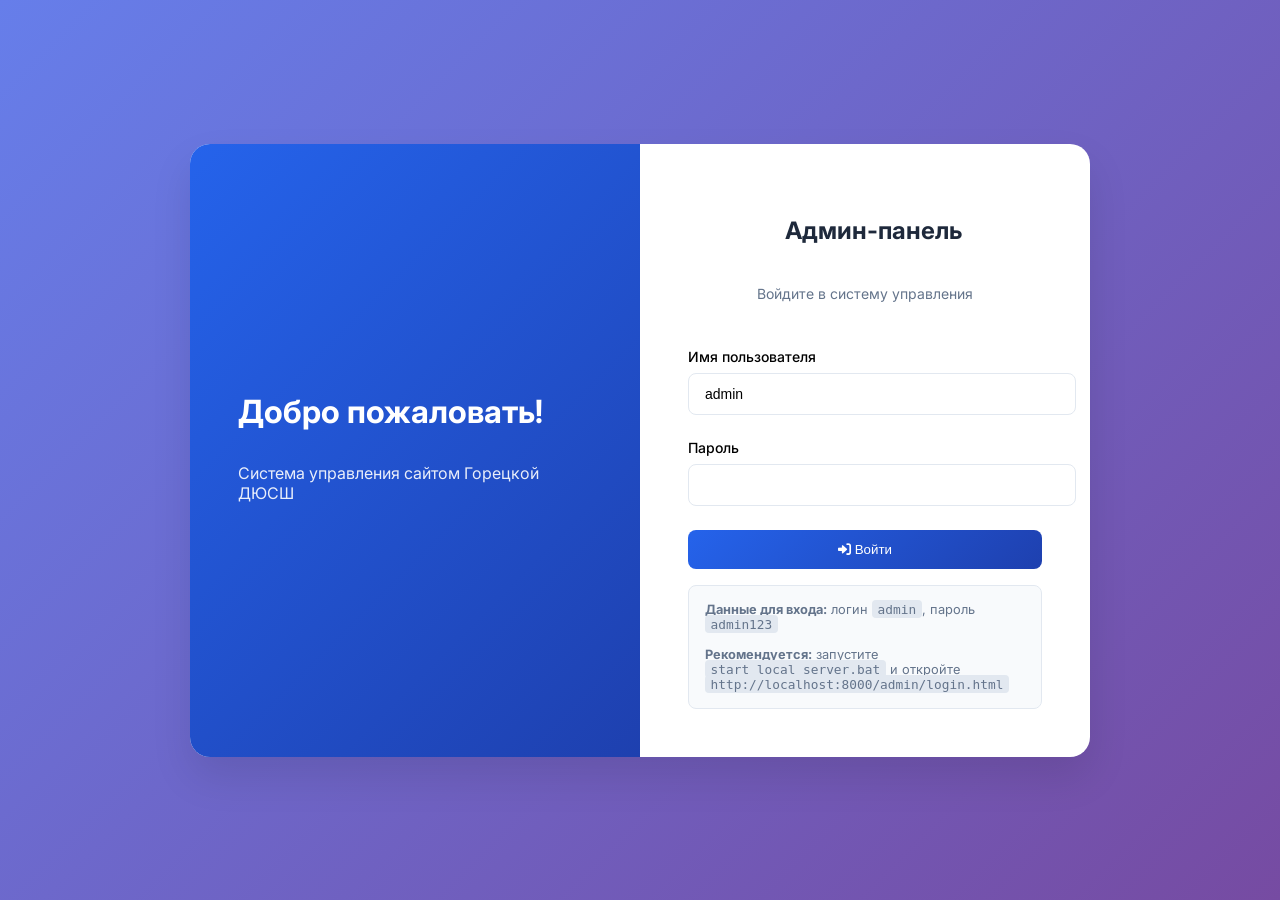
<file: gorki-led-new/admin/index-fixed.html>
<!DOCTYPE html>
<html lang="ru">
<head>
    <meta charset="UTF-8">
    <meta name="viewport" content="width=device-width, initial-scale=1.0">
    <title>Административная панель - Горецкая ДЮСШ</title>
    <link href="https://fonts.googleapis.com/css2?family=Inter:wght@300;400;500;600;700&display=swap" rel="stylesheet">
    <link rel="stylesheet" href="https://cdnjs.cloudflare.com/ajax/libs/font-awesome/6.0.0/css/all.min.css">
    <style>
        * {
            margin: 0;
            padding: 0;
            box-sizing: border-box;
        }

        body {
            font-family: 'Inter', sans-serif;
            background: linear-gradient(135deg, #667eea 0%, #764ba2 100%);
            min-height: 100vh;
            display: flex;
            align-items: center;
            justify-content: center;
            padding: 2rem 1rem;
        }

        .admin-container {
            background: rgba(255, 255, 255, 0.96);
            border: 1px solid rgba(255, 255, 255, 0.7);
            border-radius: 24px;
            box-shadow: 0 30px 60px rgba(15, 23, 42, 0.18);
            backdrop-filter: blur(6px);
            padding: 3rem;
            max-width: 1080px;
            width: min(1080px, 100%);
            text-align: left;
        }

        .admin-header {
            margin-bottom: 2.5rem;
            border-bottom: 1px solid #e2e8f0;
            padding-bottom: 1.25rem;
        }

        .admin-logo {
            display: flex;
            align-items: center;
            justify-content: flex-start;
            gap: 1rem;
            margin-bottom: 1rem;
        }

        .admin-logo i {
            font-size: 3rem;
            color: #2563eb;
        }

        .admin-logo h1 {
            font-size: 2rem;
            font-weight: 700;
            color: #1e293b;
        }

        .admin-subtitle {
            color: #64748b;
            font-size: 1rem;
            margin-bottom: 0;
        }

        .admin-actions {
            display: grid;
            grid-template-columns: repeat(auto-fit, minmax(190px, 1fr));
            gap: 0.75rem;
            margin-bottom: 2rem;
        }

        .admin-btn {
            display: inline-flex;
            align-items: center;
            justify-content: center;
            gap: 0.5rem;
            padding: 0.75rem 1.5rem;
            background: linear-gradient(135deg, #2563eb, #1e40af);
            color: white;
            border: none;
            border-radius: 8px;
            font-weight: 500;
            cursor: pointer;
            transition: all 0.3s ease;
            text-decoration: none;
        }

        .admin-btn:hover {
            transform: translateY(-2px);
            box-shadow: 0 8px 18px rgba(37, 99, 235, 0.28);
        }

        .admin-btn.secondary {
            background: #64748b;
        }

        .admin-btn.secondary:hover {
            box-shadow: 0 4px 12px rgba(100, 116, 139, 0.3);
        }

        .admin-status {
            display: flex;
            flex-wrap: wrap;
            gap: 0.5rem;
            margin: 0.75rem 0 0.25rem;
        }

        .status-chip {
            display: inline-flex;
            align-items: center;
            gap: 0.375rem;
            font-size: 0.8rem;
            font-weight: 600;
            color: #0f766e;
            background: #ccfbf1;
            border: 1px solid #99f6e4;
            border-radius: 999px;
            padding: 0.3rem 0.65rem;
        }

        .logout-btn {
            position: absolute;
            top: 2rem;
            right: 2rem;
            background: rgba(255, 255, 255, 0.2);
            border: 1px solid rgba(255, 255, 255, 0.3);
            color: white;
            padding: 0.5rem 1rem;
            border-radius: 8px;
            cursor: pointer;
            transition: all 0.3s ease;
            text-decoration: none;
            display: inline-flex;
            align-items: center;
            gap: 0.5rem;
        }

        .logout-btn:hover {
            background: rgba(255, 255, 255, 0.3);
        }

        /* Стили для модального окна */
        .modal {
            display: none;
            position: fixed;
            z-index: 1000;
            left: 0;
            top: 0;
            width: 100%;
            height: 100%;
            background-color: rgba(0, 0, 0, 0.5);
            backdrop-filter: blur(5px);
        }

        .modal.active {
            display: flex;
            align-items: center;
            justify-content: center;
        }

        .modal-content {
            background: white;
            border-radius: 16px;
            width: 90%;
            max-width: 900px;
            max-height: 90vh;
            overflow: hidden;
            box-shadow: 0 25px 50px rgba(0, 0, 0, 0.2);
            display: flex;
            flex-direction: column;
        }

        .modal-header {
            padding: 1.5rem;
            border-bottom: 1px solid #e2e8f0;
            display: flex;
            justify-content: space-between;
            align-items: center;
            background: #f8fafc;
        }

        .modal-header h3 {
            margin: 0;
            color: #1e293b;
            font-size: 1.25rem;
            display: flex;
            align-items: center;
            gap: 0.5rem;
        }

        .modal-close {
            background: none;
            border: none;
            font-size: 1.25rem;
            color: #64748b;
            cursor: pointer;
            padding: 0.5rem;
            border-radius: 8px;
            transition: all 0.3s ease;
        }

        .modal-close:hover {
            background: #e2e8f0;
            color: #1e293b;
        }

        .modal-body {
            padding: 1.5rem;
            overflow-y: auto;
            flex: 1;
        }

        .modal-footer {
            padding: 1.5rem;
            border-top: 1px solid #e2e8f0;
            display: flex;
            gap: 1rem;
            justify-content: flex-end;
            background: #f8fafc;
        }

        .modal-body label {
            display: block !important;
            margin-bottom: 0.5rem !important;
            font-weight: 600 !important;
            color: #334155 !important;
            font-size: 0.9rem;
        }

        .modal-body input[type="text"],
        .modal-body textarea,
        .modal-body select {
            width: 100% !important;
            padding: 0.65rem 0.75rem !important;
            border: 1px solid #cbd5e1 !important;
            border-radius: 8px !important;
            font: inherit;
        }

        .modal-body input[type="text"]:focus,
        .modal-body textarea:focus,
        .modal-body select:focus {
            border-color: #3b82f6 !important;
            box-shadow: 0 0 0 3px rgba(59, 130, 246, 0.14);
            outline: none;
        }

        .modal-footer {
            flex-wrap: wrap;
        }

        .modal-footer .admin-btn {
            min-width: 170px;
        }

        .debug-section {
            background: #f0f9ff;
            border: 1px solid #0ea5e9;
            border-radius: 8px;
            padding: 1rem;
            margin: 1rem 0;
        }

        .debug-section h4 {
            color: #0ea5e9;
            margin-bottom: 0.5rem;
        }

        .debug-output {
            background: #f8fafc;
            border: 1px solid #e2e8f0;
            border-radius: 4px;
            padding: 0.5rem;
            font-family: monospace;
            font-size: 0.875rem;
            margin-top: 0.5rem;
            max-height: 200px;
            overflow-y: auto;
        }

        @media (max-width: 768px) {
            .admin-container {
                padding: 2rem;
                margin: 0.5rem;
            }
            
            .admin-actions {
                grid-template-columns: 1fr;
            }

            .modal-content {
                width: 96%;
                max-height: 94vh;
            }

            .modal-header,
            .modal-body,
            .modal-footer {
                padding: 1rem;
            }

            .modal-footer .admin-btn {
                min-width: 0;
                flex: 1;
            }
        }

        /* ===== Полный редизайн: светлая тема ===== */
        :root {
            --bg-main: #f3f6fb;
            --surface: #ffffff;
            --text-main: #0f172a;
            --text-muted: #64748b;
            --primary: #2563eb;
            --primary-hover: #1d4ed8;
            --border: #dbe6f2;
        }

        body {
            background: radial-gradient(circle at 10% 0%, #e9f1ff 0%, var(--bg-main) 45%, #edf2f8 100%) !important;
            color: var(--text-main);
            align-items: flex-start !important;
        }

        .logout-btn {
            background: var(--surface) !important;
            color: #1e40af !important;
            border: 1px solid #bfdbfe !important;
        }

        .admin-container {
            margin-top: 3.5rem;
            background: var(--surface) !important;
            border: 1px solid var(--border) !important;
            box-shadow: 0 24px 50px rgba(15, 23, 42, 0.1) !important;
        }

        .admin-header {
            background: linear-gradient(180deg, #f8fbff 0%, #ffffff 100%);
            border-radius: 16px;
            padding: 1.25rem 1.25rem 1rem;
            border: 1px solid #e4edf8;
        }

        .admin-logo i {
            width: 54px;
            height: 54px;
            display: inline-flex;
            align-items: center;
            justify-content: center;
            border-radius: 14px;
            font-size: 1.7rem !important;
            color: #2563eb !important;
            background: #dbeafe;
        }

        .admin-logo h1 {
            font-size: 1.75rem !important;
            letter-spacing: -0.02em;
        }

        .admin-subtitle {
            color: var(--text-muted) !important;
            font-size: 0.95rem !important;
        }

        .admin-btn {
            background: linear-gradient(135deg, var(--primary), #1e40af) !important;
            border: 1px solid transparent !important;
            border-radius: 10px !important;
            font-weight: 600 !important;
        }

        .admin-btn:hover {
            background: linear-gradient(135deg, var(--primary-hover), #1e3a8a) !important;
            box-shadow: 0 10px 16px rgba(37, 99, 235, 0.22) !important;
            transform: translateY(-1px) !important;
        }

        .admin-btn.secondary {
            background: #eef2f7 !important;
            color: #334155 !important;
            border-color: #d8e1ec !important;
        }

        .admin-info {
            background: linear-gradient(180deg, #f7fbff 0%, #f9fffc 100%) !important;
            border: 1px solid #cfe7da !important;
        }

        .status-chip {
            background: #e6f7ef !important;
            border-color: #b7ebd0 !important;
            color: #166534 !important;
        }

        .modal {
            background: rgba(15, 23, 42, 0.35) !important;
            backdrop-filter: blur(7px) !important;
        }

        .modal-content {
            border: 1px solid #dbe7f5;
            background: #ffffff !important;
            border-radius: 18px !important;
            box-shadow: 0 28px 70px rgba(15, 23, 42, 0.2) !important;
        }

        .modal-header {
            background: linear-gradient(180deg, #f8fbff 0%, #f3f8ff 100%) !important;
            border-bottom-color: #dce7f4 !important;
        }

        .modal-header h3 {
            color: #1e3a8a !important;
            font-weight: 700 !important;
        }

        .modal-body {
            background: #fbfdff;
        }

        .modal-footer {
            background: #f7faff !important;
            border-top-color: #dde8f4 !important;
        }
    </style>
</head>
<body>
    <a href="../index.html" class="logout-btn">
        <i class="fas fa-arrow-left"></i>
        На сайт
    </a>

    <div class="admin-container">
        <div class="admin-header">
            <div class="admin-logo">
                <i class="fas fa-hockey-sticks"></i>
                <h1>Административная панель</h1>
            </div>
            <p class="admin-subtitle">Система управления сайтом Горецкой ДЮСШ</p>
            <div class="admin-status">
                <span class="status-chip"><i class="fas fa-shield-alt"></i> Режим администратора</span>
                <span class="status-chip"><i class="fas fa-check-circle"></i> Панель активна</span>
            </div>
        </div>

        <div class="admin-actions">
            <button class="admin-btn" onclick="openNewsModal()">
                <i class="fas fa-newspaper"></i>
                Управление новостями
            </button>
            <button class="admin-btn" onclick="openAboutModal()">
                <i class="fas fa-info-circle"></i>
                О нас
            </button>
            <button class="admin-btn" onclick="openGalleryModal()">
                <i class="fas fa-images"></i>
                Галерея
            </button>
            <button class="admin-btn" onclick="openPricesModal()">
                <i class="fas fa-dollar-sign"></i>
                Цены
            </button>
            <button class="admin-btn" onclick="openContactsModal()">
                <i class="fas fa-address-book"></i>
                Контакты
            </button>
        </div>

        <div class="debug-section">
            <h4>🔧 Диагностика</h4>
            <button class="admin-btn" onclick="testAllFunctions()">Проверить все функции</button>
            <div id="debug-output" class="debug-output"></div>
        </div>

        <div class="admin-info">
            <h4>🎉 Добро пожаловать в административную панель!</h4>
            <p>
                Вы успешно вошли в систему управления сайтом. Здесь вы можете управлять контентом, 
                загружать фотографии, обновлять цены и редактировать контактную информацию.
            </p>
            <p>
                <strong>Текущий пользователь:</strong> Администратор<br>
                <strong>Время входа:</strong> <span id="login-time"></span>
            </p>
        </div>
    </div>

    <!-- Модальное окно новостей -->
    <div id="newsModal" class="modal">
        <div class="modal-content">
            <div class="modal-header">
                <h3><i class="fas fa-newspaper"></i> Управление новостями</h3>
                <button class="modal-close" onclick="closeNewsModal()">
                    <i class="fas fa-times"></i>
                </button>
            </div>
            
            <div class="modal-body">
                <h4>Добавить новость</h4>
                <form id="newsForm">
                    <div style="margin-bottom: 1rem;">
                        <label style="display: block; margin-bottom: 0.5rem; font-weight: 500;">Заголовок</label>
                        <input type="text" id="newsTitle" style="width: 100%; padding: 0.5rem; border: 1px solid #e2e8f0; border-radius: 4px;" required>
                    </div>
                    <div style="margin-bottom: 1rem;">
                        <label style="display: block; margin-bottom: 0.5rem; font-weight: 500;">Содержание</label>
                        <textarea id="newsContent" rows="4" style="width: 100%; padding: 0.5rem; border: 1px solid #e2e8f0; border-radius: 4px; resize: vertical;" required></textarea>
                    </div>
                    <div style="margin-bottom: 1rem;">
                        <label style="display: block; margin-bottom: 0.5rem; font-weight: 500;">Краткое описание</label>
                        <input type="text" id="newsExcerpt" style="width: 100%; padding: 0.5rem; border: 1px solid #e2e8f0; border-radius: 4px;">
                    </div>
                    <div style="display: flex; gap: 0.5rem;">
                        <button type="submit" class="admin-btn">
                            <i class="fas fa-plus"></i>
                            Добавить новость
                        </button>
                    </div>
                </form>
                
                <div style="margin-top: 2rem;">
                    <h4>Существующие новости</h4>
                    <div id="newsList" style="max-height: 300px; overflow-y: auto;">
                        <p style="text-align: center; color: #64748b; padding: 2rem;">Новостей пока нет</p>
                    </div>
                </div>
            </div>
            
            <div class="modal-footer">
                <button class="admin-btn secondary" onclick="closeNewsModal()">
                    <i class="fas fa-times"></i>
                    Закрыть
                </button>
                <button class="admin-btn" onclick="saveAllNews()">
                    <i class="fas fa-save"></i>
                    Сохранить изменения
                </button>
            </div>
        </div>
    </div>

    <!-- Модальное окно "О нас" -->
    <div id="aboutModal" class="modal">
        <div class="modal-content">
            <div class="modal-header">
                <h3><i class="fas fa-info-circle"></i> Управление разделом "О нас"</h3>
                <button class="modal-close" onclick="closeAboutModal()">
                    <i class="fas fa-times"></i>
                </button>
            </div>
            
            <div class="modal-body">
                <h4>Редактирование информации о спортивной школе</h4>
                <form id="aboutForm">
                    <div style="margin-bottom: 1rem;">
                        <label style="display: block; margin-bottom: 0.5rem; font-weight: 500;">Заголовок раздела</label>
                        <input type="text" id="aboutTitle" style="width: 100%; padding: 0.5rem; border: 1px solid #e2e8f0; border-radius: 4px;" required>
                    </div>
                    <div style="margin-bottom: 1rem;">
                        <label style="display: block; margin-bottom: 0.5rem; font-weight: 500;">Подзаголовок</label>
                        <input type="text" id="aboutSubtitle" style="width: 100%; padding: 0.5rem; border: 1px solid #e2e8f0; border-radius: 4px;" required>
                    </div>
                    <div style="margin-bottom: 1rem;">
                        <label style="display: block; margin-bottom: 0.5rem; font-weight: 500;">Основное описание</label>
                        <textarea id="aboutDescription" rows="4" style="width: 100%; padding: 0.5rem; border: 1px solid #e2e8f0; border-radius: 4px; resize: vertical;" required></textarea>
                    </div>
                    
                    <div style="display: flex; gap: 0.5rem;">
                        <button type="submit" class="admin-btn">
                            <i class="fas fa-save"></i>
                            Сохранить изменения
                        </button>
                    </div>
                </form>
            </div>
            
            <div class="modal-footer">
                <button class="admin-btn secondary" onclick="closeAboutModal()">
                    <i class="fas fa-times"></i>
                    Закрыть
                </button>
            </div>
        </div>
    </div>

    <!-- Модальное окно галереи -->
    <div id="galleryModal" class="modal">
        <div class="modal-content">
            <div class="modal-header">
                <h3><i class="fas fa-images"></i> Управление галереей</h3>
                <button class="modal-close" onclick="closeGalleryModal()">
                    <i class="fas fa-times"></i>
                </button>
            </div>
            
            <div class="modal-body">
                <p>Функционал галереи в разработке...</p>
            </div>
            
            <div class="modal-footer">
                <button class="admin-btn secondary" onclick="closeGalleryModal()">
                    <i class="fas fa-times"></i>
                    Закрыть
                </button>
            </div>
        </div>
    </div>

    <!-- Модальное окно цен -->
    <div id="pricesModal" class="modal">
        <div class="modal-content">
            <div class="modal-header">
                <h3><i class="fas fa-dollar-sign"></i> Управление ценами</h3>
                <button class="modal-close" onclick="closePricesModal()">
                    <i class="fas fa-times"></i>
                </button>
            </div>
            
            <div class="modal-body">
                <p>Функционал цен в разработке...</p>
            </div>
            
            <div class="modal-footer">
                <button class="admin-btn secondary" onclick="closePricesModal()">
                    <i class="fas fa-times"></i>
                    Закрыть
                </button>
            </div>
        </div>
    </div>

    <!-- Модальное окно контактов -->
    <div id="contactsModal" class="modal">
        <div class="modal-content">
            <div class="modal-header">
                <h3><i class="fas fa-address-book"></i> Управление контактами</h3>
                <button class="modal-close" onclick="closeContactsModal()">
                    <i class="fas fa-times"></i>
                </button>
            </div>
            
            <div class="modal-body">
                <p>Функционал контактов в разработке...</p>
            </div>
            
            <div class="modal-footer">
                <button class="admin-btn secondary" onclick="closeContactsModal()">
                    <i class="fas fa-times"></i>
                    Закрыть
                </button>
            </div>
        </div>
    </div>

    <script>
        // Глобальные переменные
        let newsItems = [];
        let aboutData = {};

        // Функция для вывода отладочной информации
        function debug(message) {
            console.log('[DEBUG]', message);
            const output = document.getElementById('debug-output');
            if (output) {
                output.innerHTML += '<div>' + new Date().toLocaleTimeString() + ': ' + message + '</div>';
                output.scrollTop = output.scrollHeight;
            }
        }

        // Проверка аутентификации
        function checkAuth() {
            const token = sessionStorage.getItem('adminToken');
            if (token !== 'demo-token') {
                debug('Токен не найден или недействителен, перенаправляем на вход');
                window.location.href = 'login.html';
                return false;
            }
            return true;
        }

        // Установка времени входа
        function setLoginTime() {
            const now = new Date();
            const timeString = now.toLocaleString('ru-RU', {
                day: 'numeric',
                month: 'long',
                year: 'numeric',
                hour: '2-digit',
                minute: '2-digit'
            });
            const timeElement = document.getElementById('login-time');
            if (timeElement) {
                timeElement.textContent = timeString;
            }
        }

        // Управление новостями
        function openNewsModal() {
            debug('openNewsModal вызвана');
            const modal = document.getElementById('newsModal');
            if (modal) {
                modal.classList.add('active');
                loadNewsFromStorage();
                renderNews();
                debug('Модальное окно новостей открыто');
            } else {
                debug('ОШИБКА: Модальное окно новостей не найдено');
            }
        }

        function closeNewsModal() {
            debug('closeNewsModal вызвана');
            const modal = document.getElementById('newsModal');
            if (modal) {
                modal.classList.remove('active');
                debug('Модальное окно новостей закрыто');
            }
        }

        function loadNewsFromStorage() {
            const stored = localStorage.getItem('gorkiNews');
            if (stored) {
                newsItems = JSON.parse(stored);
            }
            debug('Загружено новостей: ' + newsItems.length);
        }

        function saveNewsToStorage() {
            localStorage.setItem('gorkiNews', JSON.stringify(newsItems));
            debug('Новости сохранены в localStorage');
        }

        function renderNews() {
            const newsList = document.getElementById('newsList');
            if (!newsList) return;
            
            if (newsItems.length === 0) {
                newsList.innerHTML = '<p style="text-align: center; color: #64748b; padding: 2rem;">Новостей пока нет</p>';
                return;
            }

            newsList.innerHTML = newsItems.map((news, index) => `
                <div style="border: 1px solid #e2e8f0; border-radius: 8px; padding: 1rem; margin-bottom: 1rem;">
                    <h5 style="margin: 0 0 0.5rem 0; color: #1e293b;">${news.title}</h5>
                    <p style="margin: 0 0 0.5rem 0; color: #64748b; font-size: 0.875rem;">${news.excerpt || 'Нет описания'}</p>
                    <div style="display: flex; justify-content: space-between; align-items: center;">
                        <small style="color: #94a3b8;">${new Date(news.createdAt).toLocaleString('ru-RU')}</small>
                        <button class="admin-btn secondary" style="padding: 0.25rem 0.5rem; font-size: 0.75rem;" onclick="deleteNews(${index})">
                            <i class="fas fa-trash"></i>
                            Удалить
                        </button>
                    </div>
                </div>
            `).join('');
        }

        function deleteNews(index) {
            if (confirm('Удалить эту новость?')) {
                newsItems.splice(index, 1);
                renderNews();
                debug('Новость удалена');
            }
        }

        function saveAllNews() {
            saveNewsToStorage();
            alert('Новости успешно сохранены!');
            closeNewsModal();
        }

        // Управление разделом "О нас"
        function openAboutModal() {
            debug('openAboutModal вызвана');
            const modal = document.getElementById('aboutModal');
            if (modal) {
                modal.classList.add('active');
                loadAboutFromStorage();
                populateAboutForm();
                debug('Модальное окно "О нас" открыто');
            } else {
                debug('ОШИБКА: Модальное окно "О нас" не найдено');
            }
        }

        function closeAboutModal() {
            debug('closeAboutModal вызвана');
            const modal = document.getElementById('aboutModal');
            if (modal) {
                modal.classList.remove('active');
                debug('Модальное окно "О нас" закрыто');
            }
        }

        function loadAboutFromStorage() {
            const stored = localStorage.getItem('gorkiAbout');
            if (stored) {
                aboutData = JSON.parse(stored);
            } else {
                aboutData = {
                    title: 'О нашей спортивной школе',
                    subtitle: 'Лидер в развитии детского и юношеского спорта в регионе',
                    description: 'Государственное учебно-спортивное учреждение "Горецкая детско-юношеская спортивная школа" - это современный спортивный комплекс, предоставляющий возможности для занятия различными видами спорта для детей и молодежи.'
                };
            }
            debug('Данные "О нас" загружены');
        }

        function saveAboutToStorage() {
            localStorage.setItem('gorkiAbout', JSON.stringify(aboutData));
            debug('Данные "О нас" сохранены');
        }

        function populateAboutForm() {
            const titleInput = document.getElementById('aboutTitle');
            const subtitleInput = document.getElementById('aboutSubtitle');
            const descriptionInput = document.getElementById('aboutDescription');
            
            if (titleInput) titleInput.value = aboutData.title || '';
            if (subtitleInput) subtitleInput.value = aboutData.subtitle || '';
            if (descriptionInput) descriptionInput.value = aboutData.description || '';
            
            debug('Форма "О нас" заполнена');
        }

        function saveAboutData() {
            aboutData = {
                title: document.getElementById('aboutTitle').value,
                subtitle: document.getElementById('aboutSubtitle').value,
                description: document.getElementById('aboutDescription').value,
                updatedAt: new Date().toISOString()
            };
            
            saveAboutToStorage();
            alert('Информация о спортивной школе успешно сохранена!');
            closeAboutModal();
        }

        // Управление галереей
        function openGalleryModal() {
            debug('openGalleryModal вызвана');
            const modal = document.getElementById('galleryModal');
            if (modal) {
                modal.classList.add('active');
                debug('Модальное окно галереи открыто');
            }
        }

        function closeGalleryModal() {
            debug('closeGalleryModal вызвана');
            const modal = document.getElementById('galleryModal');
            if (modal) {
                modal.classList.remove('active');
                debug('Модальное окно галереи закрыто');
            }
        }

        // Управление ценами
        function openPricesModal() {
            debug('openPricesModal вызвана');
            const modal = document.getElementById('pricesModal');
            if (modal) {
                modal.classList.add('active');
                debug('Модальное окно цен открыто');
            }
        }

        function closePricesModal() {
            debug('closePricesModal вызвана');
            const modal = document.getElementById('pricesModal');
            if (modal) {
                modal.classList.remove('active');
                debug('Модальное окно цен закрыто');
            }
        }

        // Управление контактами
        function openContactsModal() {
            debug('openContactsModal вызвана');
            const modal = document.getElementById('contactsModal');
            if (modal) {
                modal.classList.add('active');
                debug('Модальное окно контактов открыто');
            }
        }

        function closeContactsModal() {
            debug('closeContactsModal вызвана');
            const modal = document.getElementById('contactsModal');
            if (modal) {
                modal.classList.remove('active');
                debug('Модальное окно контактов закрыто');
            }
        }

        // Тестовая функция
        function testAllFunctions() {
            debug('=== Тест всех функций ===');
            debug('openNewsModal: ' + typeof openNewsModal);
            debug('openAboutModal: ' + typeof openAboutModal);
            debug('openGalleryModal: ' + typeof openGalleryModal);
            debug('openPricesModal: ' + typeof openPricesModal);
            debug('openContactsModal: ' + typeof openContactsModal);
            
            // Проверяем наличие модальных окон
            debug('newsModal: ' + (document.getElementById('newsModal') ? 'Найдено' : 'Не найдено'));
            debug('aboutModal: ' + (document.getElementById('aboutModal') ? 'Найдено' : 'Не найдено'));
            debug('galleryModal: ' + (document.getElementById('galleryModal') ? 'Найдено' : 'Не найдено'));
            debug('pricesModal: ' + (document.getElementById('pricesModal') ? 'Найдено' : 'Не найдено'));
            debug('contactsModal: ' + (document.getElementById('contactsModal') ? 'Найдено' : 'Не найдено'));
        }

        // Закрытие модальных окон по клику на фон
        document.addEventListener('click', function(e) {
            if (e.target.classList.contains('modal')) {
                e.target.classList.remove('active');
            }
        });

        // Закрытие модальных окон по Escape
        document.addEventListener('keydown', function(e) {
            if (e.key === 'Escape') {
                const modals = document.querySelectorAll('.modal.active');
                modals.forEach(modal => modal.classList.remove('active'));
            }
        });

        // Обработка форм
        document.addEventListener('DOMContentLoaded', function() {
            debug('=== ЗАГРУЗКА СТРАНИЦЫ ===');
            
            if (checkAuth()) {
                debug('Аутентификация пройдена');
                setLoginTime();
                
                // Обновление времени каждую минуту
                setInterval(setLoginTime, 60000);
                
                // Обработка формы новостей
                const newsForm = document.getElementById('newsForm');
                if (newsForm) {
                    newsForm.addEventListener('submit', function(e) {
                        e.preventDefault();
                        
                        const title = document.getElementById('newsTitle').value;
                        const content = document.getElementById('newsContent').value;
                        const excerpt = document.getElementById('newsExcerpt').value;
                        
                        if (title && content) {
                            const newsItem = {
                                title,
                                content,
                                excerpt: excerpt || content.substring(0, 100) + '...',
                                createdAt: new Date().toISOString()
                            };
                            
                            newsItems.unshift(newsItem);
                            renderNews();
                            newsForm.reset();
                            
                            debug('Новость добавлена: ' + title);
                        }
                    });
                }
                
                // Обработка формы "О нас"
                const aboutForm = document.getElementById('aboutForm');
                if (aboutForm) {
                    aboutForm.addEventListener('submit', function(e) {
                        e.preventDefault();
                        saveAboutData();
                    });
                }
                
                debug('=== ИНИЦИАЛИЗАЦИЯ ЗАВЕРШЕНА ===');
            } else {
                debug('Аутентификация не пройдена');
            }
        });

        // Делаем функции глобальными для доступа из onclick
        window.openNewsModal = openNewsModal;
        window.openAboutModal = openAboutModal;
        window.openGalleryModal = openGalleryModal;
        window.openPricesModal = openPricesModal;
        window.openContactsModal = openContactsModal;
        window.testAllFunctions = testAllFunctions;
        window.deleteNews = deleteNews;
        window.saveAllNews = saveAllNews;
        window.saveAboutData = saveAboutData;
        
        debug('Скрипт загружен, функции сделаны глобальными');
    </script>
</body>
</html>
</file>
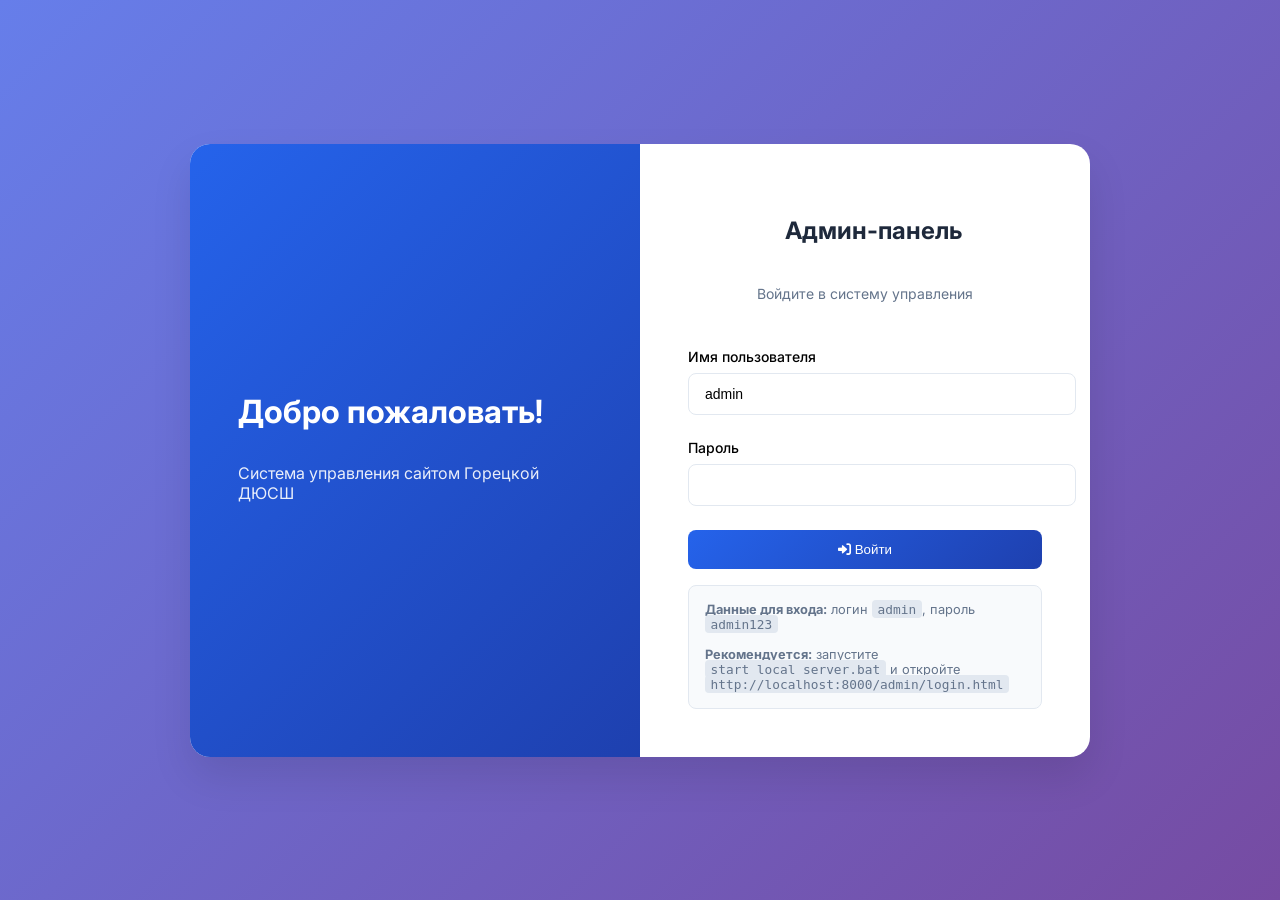
<file: gorki-led-new/admin/index-simple.html>
<!DOCTYPE html>
<html lang="ru">
<head>
    <meta charset="UTF-8">
    <meta name="viewport" content="width=device-width, initial-scale=1.0">
    <title>Административная панель - Горецкая ДЮСШ</title>
    <link href="https://fonts.googleapis.com/css2?family=Inter:wght@300;400;500;600;700&display=swap" rel="stylesheet">
    <link rel="stylesheet" href="https://cdnjs.cloudflare.com/ajax/libs/font-awesome/6.0.0/css/all.min.css">
    <style>
        * {
            margin: 0;
            padding: 0;
            box-sizing: border-box;
        }

        body {
            font-family: 'Inter', sans-serif;
            background: linear-gradient(135deg, #667eea 0%, #764ba2 100%);
            min-height: 100vh;
            display: flex;
            align-items: center;
            justify-content: center;
            padding: 2rem 1rem;
        }

        .admin-container {
            background: rgba(255, 255, 255, 0.96);
            border: 1px solid rgba(255, 255, 255, 0.7);
            border-radius: 24px;
            box-shadow: 0 30px 60px rgba(15, 23, 42, 0.18);
            backdrop-filter: blur(6px);
            padding: 3rem;
            max-width: 1080px;
            width: min(1080px, 100%);
            text-align: left;
        }

        .admin-header {
            margin-bottom: 2.5rem;
            border-bottom: 1px solid #e2e8f0;
            padding-bottom: 1.25rem;
        }

        .admin-logo {
            display: flex;
            align-items: center;
            justify-content: flex-start;
            gap: 1rem;
            margin-bottom: 1rem;
        }

        .admin-logo i {
            font-size: 3rem;
            color: #2563eb;
        }

        .admin-logo h1 {
            font-size: 2rem;
            font-weight: 700;
            color: #1e293b;
        }

        .admin-subtitle {
            color: #64748b;
            font-size: 1rem;
            margin-bottom: 0;
        }

        .admin-features {
            display: grid;
            grid-template-columns: repeat(auto-fit, minmax(200px, 1fr));
            gap: 1rem;
            margin-bottom: 2rem;
        }

        .feature-card {
            background: #f8fafc;
            border: 1px solid #e2e8f0;
            border-radius: 12px;
            padding: 1.5rem;
            text-align: left;
            transition: all 0.3s ease;
            cursor: pointer;
        }

        .feature-card:hover {
            transform: translateY(-5px);
            border-color: #93c5fd;
            box-shadow: 0 12px 28px rgba(37, 99, 235, 0.18);
        }

        .feature-icon {
            width: 60px;
            height: 60px;
            background: linear-gradient(135deg, #2563eb, #1e40af);
            border-radius: 50%;
            display: flex;
            align-items: center;
            justify-content: center;
            margin: 0 0 1rem;
        }

        .feature-icon i {
            color: white;
            font-size: 1.5rem;
        }

        .feature-card h3 {
            margin: 0 0 0.5rem 0;
            color: #1e293b;
            font-size: 1.1rem;
            font-weight: 600;
        }

        .feature-card p {
            margin: 0;
            color: #64748b;
            font-size: 0.9rem;
            line-height: 1.5;
        }

        .admin-actions {
            display: flex;
            gap: 1rem;
            justify-content: center;
            flex-wrap: wrap;
            margin-bottom: 2rem;
        }

        .admin-btn {
            display: inline-flex;
            align-items: center;
            gap: 0.5rem;
            padding: 0.75rem 1.5rem;
            background: linear-gradient(135deg, #2563eb, #1e40af);
            color: white;
            border: none;
            border-radius: 8px;
            font-weight: 500;
            cursor: pointer;
            transition: all 0.3s ease;
            text-decoration: none;
            font-size: 0.9rem;
        }

        .admin-btn:hover {
            transform: translateY(-2px);
            box-shadow: 0 4px 12px rgba(37, 99, 235, 0.3);
        }

        .admin-btn.secondary {
            background: #64748b;
        }

        .admin-btn.secondary:hover {
            box-shadow: 0 4px 12px rgba(100, 116, 139, 0.3);
        }

        .logout-btn {
            position: absolute;
            top: 2rem;
            right: 2rem;
            background: rgba(255, 255, 255, 0.2);
            border: 1px solid rgba(255, 255, 255, 0.3);
            color: white;
            padding: 0.5rem 1rem;
            border-radius: 8px;
            cursor: pointer;
            transition: all 0.3s ease;
            text-decoration: none;
            display: inline-flex;
            align-items: center;
            gap: 0.5rem;
        }

        .logout-btn:hover {
            background: rgba(255, 255, 255, 0.3);
        }

        /* Стили для модального окна */
        .modal {
            display: none;
            position: fixed;
            z-index: 1000;
            left: 0;
            top: 0;
            width: 100%;
            height: 100%;
            background-color: rgba(0, 0, 0, 0.5);
            backdrop-filter: blur(5px);
        }

        .modal.active {
            display: flex;
            align-items: center;
            justify-content: center;
        }

        .modal-content {
            background: white;
            border-radius: 16px;
            width: 90%;
            max-width: 700px;
            max-height: 90vh;
            overflow: hidden;
            box-shadow: 0 25px 50px rgba(0, 0, 0, 0.2);
            display: flex;
            flex-direction: column;
        }

        .modal-header {
            padding: 1.5rem;
            border-bottom: 1px solid #e2e8f0;
            display: flex;
            justify-content: space-between;
            align-items: center;
            background: #f8fafc;
        }

        .modal-header h3 {
            margin: 0;
            color: #1e293b;
            font-size: 1.25rem;
            display: flex;
            align-items: center;
            gap: 0.5rem;
        }

        .modal-close {
            background: none;
            border: none;
            font-size: 1.25rem;
            color: #64748b;
            cursor: pointer;
            padding: 0.5rem;
            border-radius: 8px;
            transition: all 0.3s ease;
        }

        .modal-close:hover {
            background: #e2e8f0;
            color: #1e293b;
        }

        .modal-body {
            padding: 1.5rem;
            overflow-y: auto;
            flex: 1;
        }

        .modal-footer {
            padding: 1.5rem;
            border-top: 1px solid #e2e8f0;
            display: flex;
            gap: 1rem;
            justify-content: flex-end;
            background: #f8fafc;
        }

        .admin-info {
            background: #f8fafc;
            border: 1px solid #e2e8f0;
            border-radius: 12px;
            padding: 1.5rem;
            margin-bottom: 2rem;
        }

        .admin-info h4 {
            margin: 0 0 1rem 0;
            color: #1e293b;
        }

        .admin-info p {
            margin: 0 0 0.5rem 0;
            color: #64748b;
            line-height: 1.6;
        }

        .form-group {
            margin-bottom: 1rem;
        }

        .form-group label {
            display: block;
            margin-bottom: 0.5rem;
            font-weight: 500;
            color: #374151;
        }

        .form-group input,
        .form-group textarea {
            width: 100%;
            padding: 0.75rem;
            border: 1px solid #d1d5db;
            border-radius: 8px;
            font-size: 0.9rem;
            transition: border-color 0.2s ease;
        }

        .form-group input:focus,
        .form-group textarea:focus {
            outline: none;
            border-color: #2563eb;
            box-shadow: 0 0 0 3px rgba(37, 99, 235, 0.1);
        }

        .form-group textarea {
            resize: vertical;
            min-height: 120px;
        }

        .test-section {
            background: #f0f9ff;
            border: 1px solid #0ea5e9;
            border-radius: 8px;
            padding: 1rem;
            margin: 1rem 0;
        }

        .test-section h5 {
            margin: 0 0 1rem 0;
            color: #0ea5e9;
        }

        .test-output {
            background: #1e293b;
            color: #10b981;
            padding: 0.75rem;
            border-radius: 4px;
            font-family: monospace;
            font-size: 0.875rem;
            margin-top: 1rem;
            max-height: 200px;
            overflow-y: auto;
        }

        @media (max-width: 768px) {
            .admin-container {
                padding: 2rem;
                margin: 1rem;
            }
            
            .admin-actions {
                flex-direction: column;
            }
            
            .admin-features {
                grid-template-columns: 1fr;
            }
        }
    </style>
</head>
<body>
    <a href="../index.html" class="logout-btn">
        <i class="fas fa-arrow-left"></i>
        На сайт
    </a>

    <div class="admin-container">
        <div class="admin-header">
            <div class="admin-logo">
                <i class="fas fa-hockey-sticks"></i>
                <h1>Административная панель</h1>
            </div>
            <p class="admin-subtitle">Система управления сайтом Горецкой ДЮСШ</p>
        </div>

        <div class="admin-features">
            <div class="feature-card" onclick="openNewsModal()" role="button" tabindex="0">
                <div class="feature-icon">
                    <i class="fas fa-newspaper"></i>
                </div>
                <h3>Новости</h3>
                <p>Управление новостями и объявлениями</p>
            </div>

            <div class="feature-card" onclick="openAboutModal()" role="button" tabindex="0">
                <div class="feature-icon">
                    <i class="fas fa-info-circle"></i>
                </div>
                <h3>О нас</h3>
                <p>Редактирование информации о спортивной школе</p>
            </div>

            <div class="feature-card" onclick="openGalleryModal()" role="button" tabindex="0">
                <div class="feature-icon">
                    <i class="fas fa-images"></i>
                </div>
                <h3>Галерея</h3>
                <p>Загрузка и управление фотографиями</p>
            </div>

            <div class="feature-card" onclick="openPricesModal()" role="button" tabindex="0">
                <div class="feature-icon">
                    <i class="fas fa-dollar-sign"></i>
                </div>
                <h3>Цены</h3>
                <p>Настройка стоимости услуг</p>
            </div>

            <div class="feature-card" onclick="openContactsModal()" role="button" tabindex="0">
                <div class="feature-icon">
                    <i class="fas fa-address-book"></i>
                </div>
                <h3>Контакты</h3>
                <p>Редактирование контактной информации</p>
            </div>
        </div>

        <div class="admin-actions">
            <button class="admin-btn" onclick="openNewsModal()">
                <i class="fas fa-newspaper"></i>
                Управление новостями
            </button>
            <button class="admin-btn" onclick="openAboutModal()">
                <i class="fas fa-info-circle"></i>
                О нас
            </button>
            <button class="admin-btn" onclick="openGalleryModal()">
                <i class="fas fa-images"></i>
                Галерея
            </button>
            <button class="admin-btn" onclick="openPricesModal()">
                <i class="fas fa-dollar-sign"></i>
                Цены
            </button>
            <button class="admin-btn" onclick="openContactsModal()">
                <i class="fas fa-address-book"></i>
                Контакты
            </button>
        </div>

        <div class="test-section">
            <h5>🧪 Тест кнопок</h5>
            <button class="admin-btn" onclick="testAllButtons()">Проверить все кнопки</button>
            <button class="admin-btn secondary" onclick="testNews()">Тест новостей</button>
            <button class="admin-btn secondary" onclick="testAbout()">Тест "О нас"</button>
            <div id="test-output" class="test-output">Нажмите кнопку для тестирования...</div>
        </div>

        <div class="admin-info">
            <h4>🎉 Добро пожаловать в административную панель!</h4>
            <p>
                Вы успешно вошли в систему управления сайтом. Здесь вы можете управлять контентом, 
                загружать фотографии, обновлять цены и редактировать контактную информацию.
            </p>
            <p>
                <strong>Текущий пользователь:</strong> Администратор<br>
                <strong>Время входа:</strong> <span id="login-time"></span>
            </p>
        </div>
    </div>

    <!-- Модальное окно новостей -->
    <div id="newsModal" class="modal">
        <div class="modal-content">
            <div class="modal-header">
                <h3><i class="fas fa-newspaper"></i> Управление новостями</h3>
                <button class="modal-close" onclick="closeNewsModal()">
                    <i class="fas fa-times"></i>
                </button>
            </div>
            
            <div class="modal-body">
                <div class="form-group">
                    <label>Заголовок новости</label>
                    <input type="text" id="newsTitle" placeholder="Введите заголовок новости">
                </div>
                
                <div class="form-group">
                    <label>Текст новости</label>
                    <textarea id="newsContent" placeholder="Введите текст новости"></textarea>
                </div>
                
                <div class="form-group">
                    <label>Краткое описание</label>
                    <input type="text" id="newsExcerpt" placeholder="Краткое описание для превью">
                </div>
                
                <button class="admin-btn" onclick="addNews()">
                    <i class="fas fa-plus"></i>
                    Добавить новость
                </button>
            </div>
            
            <div class="modal-footer">
                <button class="admin-btn secondary" onclick="closeNewsModal()">
                    <i class="fas fa-times"></i>
                    Закрыть
                </button>
            </div>
        </div>
    </div>

    <!-- Модальное окно "О нас" -->
    <div id="aboutModal" class="modal">
        <div class="modal-content">
            <div class="modal-header">
                <h3><i class="fas fa-info-circle"></i> Управление разделом "О нас"</h3>
                <button class="modal-close" onclick="closeAboutModal()">
                    <i class="fas fa-times"></i>
                </button>
            </div>
            
            <div class="modal-body">
                <div class="form-group">
                    <label>Заголовок раздела</label>
                    <input type="text" id="aboutTitle" placeholder="Заголовок раздела">
                </div>
                
                <div class="form-group">
                    <label>Подзаголовок</label>
                    <input type="text" id="aboutSubtitle" placeholder="Подзаголовок">
                </div>
                
                <div class="form-group">
                    <label>Описание</label>
                    <textarea id="aboutDescription" placeholder="Описание спортивной школы"></textarea>
                </div>
                
                <button class="admin-btn" onclick="saveAbout()">
                    <i class="fas fa-save"></i>
                    Сохранить изменения
                </button>
            </div>
            
            <div class="modal-footer">
                <button class="admin-btn secondary" onclick="closeAboutModal()">
                    <i class="fas fa-times"></i>
                    Закрыть
                </button>
            </div>
        </div>
    </div>

    <!-- Модальное окно галереи -->
    <div id="galleryModal" class="modal">
        <div class="modal-content">
            <div class="modal-header">
                <h3><i class="fas fa-images"></i> Управление галереей</h3>
                <button class="modal-close" onclick="closeGalleryModal()">
                    <i class="fas fa-times"></i>
                </button>
            </div>
            
            <div class="modal-body">
                <p>Функционал галереи в разработке...</p>
            </div>
            
            <div class="modal-footer">
                <button class="admin-btn secondary" onclick="closeGalleryModal()">
                    <i class="fas fa-times"></i>
                    Закрыть
                </button>
            </div>
        </div>
    </div>

    <!-- Модальное окно цен -->
    <div id="pricesModal" class="modal">
        <div class="modal-content">
            <div class="modal-header">
                <h3><i class="fas fa-dollar-sign"></i> Управление ценами</h3>
                <button class="modal-close" onclick="closePricesModal()">
                    <i class="fas fa-times"></i>
                </button>
            </div>
            
            <div class="modal-body">
                <p>Функционал цен в разработке...</p>
            </div>
            
            <div class="modal-footer">
                <button class="admin-btn secondary" onclick="closePricesModal()">
                    <i class="fas fa-times"></i>
                    Закрыть
                </button>
            </div>
        </div>
    </div>

    <!-- Модальное окно контактов -->
    <div id="contactsModal" class="modal">
        <div class="modal-content">
            <div class="modal-header">
                <h3><i class="fas fa-address-book"></i> Управление контактами</h3>
                <button class="modal-close" onclick="closeContactsModal()">
                    <i class="fas fa-times"></i>
                </button>
            </div>
            
            <div class="modal-body">
                <p>Функционал контактов в разработке...</p>
            </div>
            
            <div class="modal-footer">
                <button class="admin-btn secondary" onclick="closeContactsModal()">
                    <i class="fas fa-times"></i>
                    Закрыть
                </button>
            </div>
        </div>
    </div>

    <script>
        // Глобальные переменные
        let newsItems = [];
        let aboutData = {};

        // Проверка аутентификации
        function checkAuth() {
            const token = sessionStorage.getItem('adminToken');
            if (token !== 'demo-token') {
                console.log('Токен не найден или недействителен, перенаправляем на вход');
                window.location.href = 'login.html';
                return false;
            }
            return true;
        }

        // Установка времени входа
        function setLoginTime() {
            const now = new Date();
            const timeString = now.toLocaleString('ru-RU', {
                day: 'numeric',
                month: 'long',
                year: 'numeric',
                hour: '2-digit',
                minute: '2-digit'
            });
            const timeElement = document.getElementById('login-time');
            if (timeElement) {
                timeElement.textContent = timeString;
            }
        }

        // Функции для новостей
        function openNewsModal() {
            console.log('✅ openNewsModal вызвана');
            const modal = document.getElementById('newsModal');
            if (modal) {
                modal.classList.add('active');
                loadNewsFromStorage();
                console.log('✅ Модальное окно новостей открыто');
            } else {
                console.log('❌ Модальное окно новостей не найдено');
            }
        }

        function closeNewsModal() {
            console.log('✅ closeNewsModal вызвана');
            const modal = document.getElementById('newsModal');
            if (modal) {
                modal.classList.remove('active');
                console.log('✅ Модальное окно новостей закрыто');
            }
        }

        function loadNewsFromStorage() {
            const stored = localStorage.getItem('gorkiNews');
            if (stored) {
                newsItems = JSON.parse(stored);
            }
            console.log('📰 Загружено новостей:', newsItems.length);
        }

        function saveNewsToStorage() {
            localStorage.setItem('gorkiNews', JSON.stringify(newsItems));
            console.log('💾 Новости сохранены в localStorage');
        }

        function addNews() {
            const title = document.getElementById('newsTitle').value;
            const content = document.getElementById('newsContent').value;
            const excerpt = document.getElementById('newsExcerpt').value;

            if (title && content) {
                const newsItem = {
                    title: title,
                    content: content,
                    excerpt: excerpt || content.substring(0, 100) + '...',
                    createdAt: new Date().toISOString()
                };

                newsItems.unshift(newsItem);
                saveNewsToStorage();
                
                // Очистка формы
                document.getElementById('newsTitle').value = '';
                document.getElementById('newsContent').value = '';
                document.getElementById('newsExcerpt').value = '';
                
                alert('✅ Новость успешно добавлена!');
                console.log('✅ Новость добавлена:', title);
            } else {
                alert('❌ Пожалуйста, заполните заголовок и текст новости');
            }
        }

        // Функции для "О нас"
        function openAboutModal() {
            console.log('✅ openAboutModal вызвана');
            const modal = document.getElementById('aboutModal');
            if (modal) {
                modal.classList.add('active');
                loadAboutFromStorage();
                populateAboutForm();
                console.log('✅ Модальное окно "О нас" открыто');
            } else {
                console.log('❌ Модальное окно "О нас" не найдено');
            }
        }

        function closeAboutModal() {
            console.log('✅ closeAboutModal вызвана');
            const modal = document.getElementById('aboutModal');
            if (modal) {
                modal.classList.remove('active');
                console.log('✅ Модальное окно "О нас" закрыто');
            }
        }

        function loadAboutFromStorage() {
            const stored = localStorage.getItem('gorkiAbout');
            if (stored) {
                aboutData = JSON.parse(stored);
            } else {
                aboutData = {
                    title: 'О нашей спортивной школе',
                    subtitle: 'Лидер в развитии детского и юношеского спорта в регионе',
                    description: 'Государственное учебно-спортивное учреждение "Горецкая детско-юношеская спортивная школа" - это современный спортивный комплекс, предоставляющий возможности для занятия различными видами спорта для детей и молодежи.'
                };
            }
            console.log('ℹ️ Данные "О нас" загружены');
        }

        function saveAboutToStorage() {
            localStorage.setItem('gorkiAbout', JSON.stringify(aboutData));
            console.log('💾 Данные "О нас" сохранены в localStorage');
        }

        function populateAboutForm() {
            const titleInput = document.getElementById('aboutTitle');
            const subtitleInput = document.getElementById('aboutSubtitle');
            const descriptionInput = document.getElementById('aboutDescription');
            
            if (titleInput) titleInput.value = aboutData.title || '';
            if (subtitleInput) subtitleInput.value = aboutData.subtitle || '';
            if (descriptionInput) descriptionInput.value = aboutData.description || '';
            
            console.log('📝 Форма "О нас" заполнена');
        }

        function saveAbout() {
            const title = document.getElementById('aboutTitle').value;
            const subtitle = document.getElementById('aboutSubtitle').value;
            const description = document.getElementById('aboutDescription').value;

            if (title && subtitle && description) {
                aboutData = {
                    title: title,
                    subtitle: subtitle,
                    description: description,
                    updatedAt: new Date().toISOString()
                };
                
                saveAboutToStorage();
                alert('✅ Информация о спортивной школе успешно сохранена!');
                console.log('✅ Данные "О нас" сохранены');
            } else {
                alert('❌ Пожалуйста, заполните все поля');
            }
        }

        // Функции для галереи
        function openGalleryModal() {
            console.log('✅ openGalleryModal вызвана');
            const modal = document.getElementById('galleryModal');
            if (modal) {
                modal.classList.add('active');
                console.log('✅ Модальное окно галереи открыто');
            } else {
                console.log('❌ Модальное окно галереи не найдено');
            }
        }

        function closeGalleryModal() {
            console.log('✅ closeGalleryModal вызвана');
            const modal = document.getElementById('galleryModal');
            if (modal) {
                modal.classList.remove('active');
                console.log('✅ Модальное окно галереи закрыто');
            }
        }

        // Функции для цен
        function openPricesModal() {
            console.log('✅ openPricesModal вызвана');
            const modal = document.getElementById('pricesModal');
            if (modal) {
                modal.classList.add('active');
                console.log('✅ Модальное окно цен открыто');
            } else {
                console.log('❌ Модальное окно цен не найдено');
            }
        }

        function closePricesModal() {
            console.log('✅ closePricesModal вызвана');
            const modal = document.getElementById('pricesModal');
            if (modal) {
                modal.classList.remove('active');
                console.log('✅ Модальное окно цен закрыто');
            }
        }

        // Функции для контактов
        function openContactsModal() {
            console.log('✅ openContactsModal вызвана');
            const modal = document.getElementById('contactsModal');
            if (modal) {
                modal.classList.add('active');
                console.log('✅ Модальное окно контактов открыто');
            } else {
                console.log('❌ Модальное окно контактов не найдено');
            }
        }

        function closeContactsModal() {
            console.log('✅ closeContactsModal вызвана');
            const modal = document.getElementById('contactsModal');
            if (modal) {
                modal.classList.remove('active');
                console.log('✅ Модальное окно контактов закрыто');
            }
        }

        // Тестовые функции
        function testAllButtons() {
            const output = document.getElementById('test-output');
            output.innerHTML = '🧪 Тест всех кнопок:<br>';
            output.innerHTML += '✅ JavaScript работает<br>';
            output.innerHTML += 'openNewsModal: ' + typeof openNewsModal + '<br>';
            output.innerHTML += 'openAboutModal: ' + typeof openAboutModal + '<br>';
            output.innerHTML += 'openGalleryModal: ' + typeof openGalleryModal + '<br>';
            output.innerHTML += 'openPricesModal: ' + typeof openPricesModal + '<br>';
            output.innerHTML += 'openContactsModal: ' + typeof openContactsModal + '<br>';
            output.innerHTML += 'Модальные окна: ' + document.querySelectorAll('.modal').length + ' шт.<br>';
        }

        function testNews() {
            const output = document.getElementById('test-output');
            try {
                output.innerHTML = '🔄 Тестирую новости...<br>';
                openNewsModal();
                output.innerHTML += '✅ Кнопка новостей работает!';
            } catch (error) {
                output.innerHTML = '❌ Ошибка в новостях: ' + error.message;
            }
        }

        function testAbout() {
            const output = document.getElementById('test-output');
            try {
                output.innerHTML = '🔄 Тестирую "О нас"...<br>';
                openAboutModal();
                output.innerHTML += '✅ Кнопка "О нас" работает!';
            } catch (error) {
                output.innerHTML = '❌ Ошибка в "О нас": ' + error.message;
            }
        }

        // Закрытие модальных окон по клику на фон
        document.addEventListener('click', function(e) {
            if (e.target.classList.contains('modal')) {
                e.target.classList.remove('active');
            }
        });

        // Закрытие модальных окон по Escape
        document.addEventListener('keydown', function(e) {
            if (e.key === 'Escape') {
                const modals = document.querySelectorAll('.modal.active');
                modals.forEach(modal => modal.classList.remove('active'));
            }
        });

        // Инициализация при загрузке страницы
        document.addEventListener('DOMContentLoaded', function() {
            console.log('🚀 ЗАГРУЗКА АДМИН ПАНЕЛИ');
            
            if (checkAuth()) {
                console.log('✅ Аутентификация пройдена');
                setLoginTime();
                
                // Обновление времени каждую минуту
                setInterval(setLoginTime, 60000);
                
                console.log('✅ Административная панель загружена успешно');
                console.log('📋 Доступные функции:');
                console.log('  - openNewsModal:', typeof openNewsModal);
                console.log('  - openAboutModal:', typeof openAboutModal);
                console.log('  - openGalleryModal:', typeof openGalleryModal);
                console.log('  - openPricesModal:', typeof openPricesModal);
                console.log('  - openContactsModal:', typeof openContactsModal);
            } else {
                console.log('❌ Аутентификация не пройдена');
            }
        });

        // Делаем функции глобально доступными
        window.openNewsModal = openNewsModal;
        window.closeNewsModal = closeNewsModal;
        window.openAboutModal = openAboutModal;
        window.closeAboutModal = closeAboutModal;
        window.openGalleryModal = openGalleryModal;
        window.closeGalleryModal = closeGalleryModal;
        window.openPricesModal = openPricesModal;
        window.closePricesModal = closePricesModal;
        window.openContactsModal = openContactsModal;
        window.closeContactsModal = closeContactsModal;
        window.testAllButtons = testAllButtons;
        window.testNews = testNews;
        window.testAbout = testAbout;
        
        console.log('🎯 Все функции сделаны глобально доступными');
    </script>
</body>
</html>
</file>
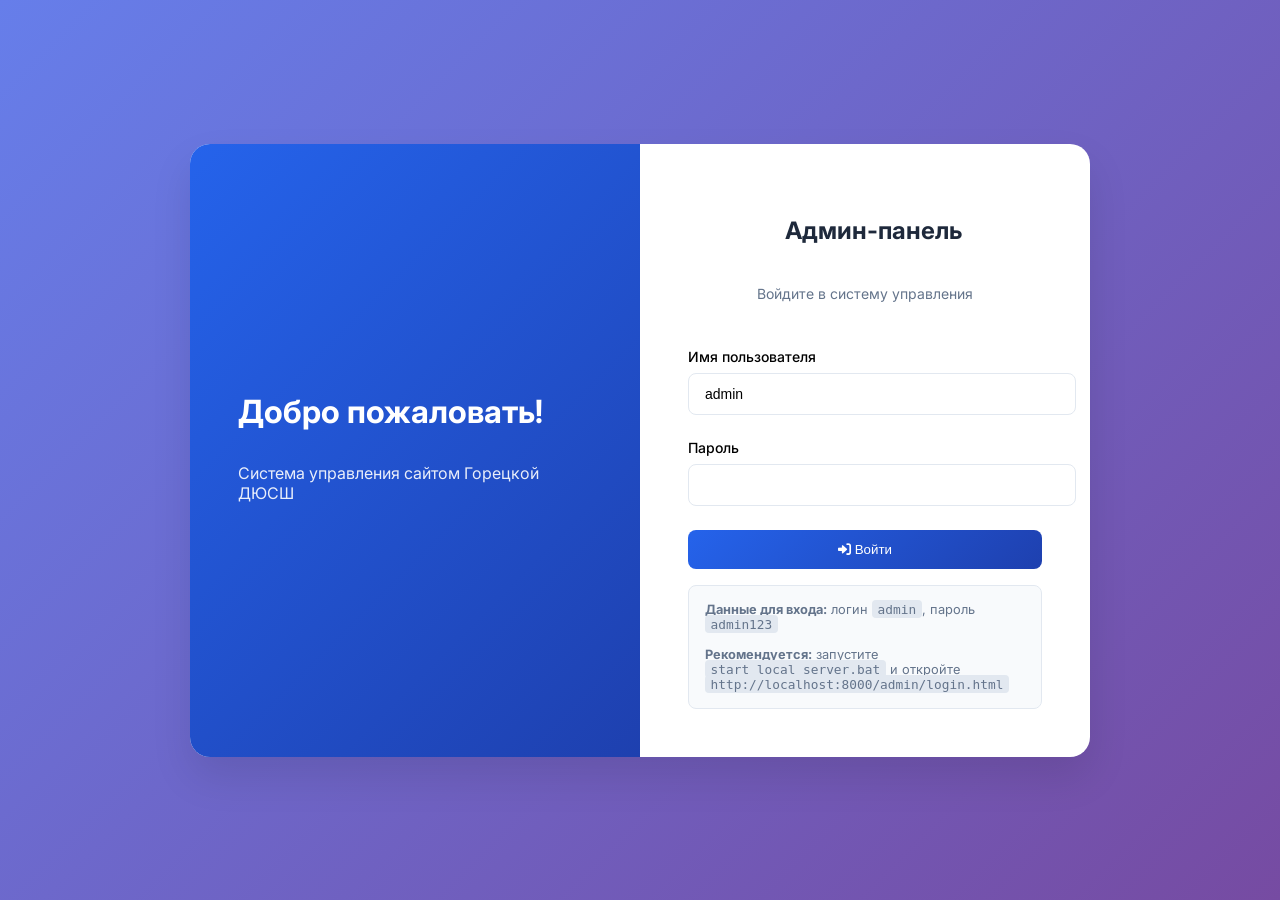
<file: gorki-led-new/admin/login.html>
<!DOCTYPE html>
<html lang="ru">
<head>
    <meta charset="UTF-8">
    <meta name="viewport" content="width=device-width, initial-scale=1.0">
    <title>Вход - Административная панель</title>
    <link href="https://fonts.googleapis.com/css2?family=Inter:wght@300;400;500;600;700&display=swap" rel="stylesheet">
    <link rel="stylesheet" href="https://cdnjs.cloudflare.com/ajax/libs/font-awesome/6.0.0/css/all.min.css">
    <script src="auth.js" onerror="window.__authJsMissing=true"></script>
    <style>
        body {
            background: linear-gradient(135deg, #667eea 0%, #764ba2 100%);
            min-height: 100vh;
            display: flex;
            align-items: center;
            justify-content: center;
            margin: 0;
            font-family: 'Inter', sans-serif;
        }
        .login-container {
            background: white;
            border-radius: 20px;
            box-shadow: 0 20px 40px rgba(0, 0, 0, 0.1);
            overflow: hidden;
            width: 100%;
            max-width: 900px;
            min-height: 600px;
            display: flex;
            margin: 2rem;
        }
        .login-left {
            background: linear-gradient(135deg, #2563eb, #1e40af);
            color: white;
            padding: 3rem;
            display: flex;
            flex-direction: column;
            justify-content: center;
            flex: 1;
        }
        .login-left h2 { font-size: 2rem; font-weight: 700; margin-bottom: 1rem; }
        .login-left p { font-size: 1rem; opacity: 0.9; margin-bottom: 2rem; }
        .login-right { padding: 3rem; flex: 1; display: flex; flex-direction: column; justify-content: center; }
        .login-header { text-align: center; margin-bottom: 2rem; }
        .login-logo { display: flex; align-items: center; justify-content: center; gap: 1rem; margin-bottom: 1rem; }
        .login-logo i { font-size: 2rem; color: #2563eb; }
        .login-logo h3 { font-size: 1.5rem; font-weight: 700; color: #1e293b; }
        .form-group { margin-bottom: 1.5rem; }
        .form-group label { display: block; margin-bottom: 0.5rem; font-weight: 500; font-size: 0.875rem; }
        .form-group input {
            width: 100%; padding: 0.75rem 1rem; border: 1px solid #e2e8f0;
            border-radius: 8px; font-size: 0.875rem;
        }
        .form-group input:focus { outline: none; border-color: #2563eb; box-shadow: 0 0 0 3px rgba(37, 99, 235, 0.1); }
        .login-btn {
            width: 100%; padding: 0.75rem; background: linear-gradient(135deg, #2563eb, #1e40af);
            color: white; border: none; border-radius: 8px; font-weight: 500; cursor: pointer;
        }
        .login-btn:disabled { opacity: 0.7; cursor: not-allowed; }
        .error-message, .success-message {
            padding: 0.75rem 1rem; border-radius: 8px; font-size: 0.875rem; margin-bottom: 1rem; display: none;
        }
        .error-message { background: #fef2f2; border: 1px solid #fecaca; color: #dc2626; }
        .success-message { background: #f0fdf4; border: 1px solid #bbf7d0; color: #16a34a; }
        .demo-info {
            background: #f8fafc; border: 1px solid #e2e8f0; border-radius: 8px;
            padding: 1rem; margin-top: 1rem; font-size: 0.8rem; color: #64748b;
        }
        .demo-info code { background: #e2e8f0; padding: 0.1rem 0.35rem; border-radius: 4px; }
        @media (max-width: 768px) {
            .login-container { flex-direction: column; max-width: 400px; }
            .login-left { padding: 2rem; }
            .login-right { padding: 2rem; }
        }
    </style>
</head>
<body>
    <div class="login-container">
        <div class="login-left">
            <h2>Добро пожаловать!</h2>
            <p>Система управления сайтом Горецкой ДЮСШ</p>
        </div>
        <div class="login-right">
            <div class="login-header">
                <div class="login-logo">
                    <i class="fas fa-hockey-sticks"></i>
                    <h3>Админ-панель</h3>
                </div>
                <p style="color:#64748b;font-size:0.875rem">Войдите в систему управления</p>
            </div>
            <div class="error-message" id="error-message"></div>
            <div class="success-message" id="success-message"></div>
            <form class="login-form" id="login-form" action="#" novalidate>
                <div class="form-group">
                    <label for="username">Имя пользователя</label>
                    <input type="text" id="username" name="username" required autocomplete="username" value="admin">
                </div>
                <div class="form-group">
                    <label for="password">Пароль</label>
                    <input type="password" id="password" name="password" required autocomplete="current-password">
                </div>
                <button type="submit" class="login-btn" id="login-btn">
                    <i class="fas fa-sign-in-alt"></i> Войти
                </button>
            </form>
            <div class="demo-info">
                <strong>Данные для входа:</strong> логин <code>admin</code>, пароль <code>admin123</code><br><br>
                <strong>Рекомендуется:</strong> запустите <code>start_local_server.bat</code> и откройте
                <code>http://localhost:8000/admin/login.html</code>
            </div>
        </div>
    </div>
    <script>
        (function () {
            const form = document.getElementById('login-form');
            const btn = document.getElementById('login-btn');
            const errEl = document.getElementById('error-message');
            const okEl = document.getElementById('success-message');

            function showError(message) {
                errEl.textContent = message;
                errEl.style.display = 'block';
                okEl.style.display = 'none';
            }

            if (window.__authJsMissing) {
                showError('Не найден auth.js. Запустите start_local_server.bat и откройте http://localhost:8000/admin/login.html');
                form.setAttribute('action', 'login.php');
                form.setAttribute('method', 'post');
                return;
            }

            if (new URLSearchParams(window.location.search).get('error') === '1') {
                showError('Неверный логин или пароль (вход через сервер)');
            }

            if (typeof GorkiAdminAuth !== 'undefined' && GorkiAdminAuth.isLoggedIn()) {
                window.location.replace('index.html');
                return;
            }

            form.addEventListener('submit', function (e) {
                e.preventDefault();
                if (typeof GorkiAdminAuth === 'undefined') {
                    showError('Не загружен auth.js. Проверьте, что файл admin/auth.js на месте.');
                    return;
                }
                btn.disabled = true;
                const result = GorkiAdminAuth.login(
                    document.getElementById('username').value,
                    document.getElementById('password').value
                );
                if (result.ok) {
                    okEl.textContent = 'Вход выполнен, переход…';
                    okEl.style.display = 'block';
                    errEl.style.display = 'none';
                    window.location.href = 'index.html';
                    return;
                }
                showError(result.error || 'Ошибка входа');
                btn.disabled = false;
            });
        })();
    </script>
</body>
</html>
</file>
<file: gorki-led-new/style.css>
/* Базовые стили */
* {
    margin: 0;
    padding: 0;
    box-sizing: border-box;
}

:root {
    --primary-color: #2563eb;
    --secondary-color: #1e40af;
    --accent-color: #fbbf24;
    --text-dark: #1f2937;
    --text-light: #6b7280;
    --bg-light: #f9fafb;
    --bg-white: #ffffff;
    --border-color: #e5e7eb;
    --gradient-1: linear-gradient(135deg, #667eea 0%, #764ba2 100%);
    --gradient-2: linear-gradient(135deg, #2563eb 0%, #1e40af 100%);
    --gradient-sports: linear-gradient(135deg, #3b82f6 0%, #06b6d4 50%, #10b981 100%);
}

html {
    scroll-padding-top: 76px;
}

body {
    font-family: 'Inter', sans-serif;
    line-height: 1.6;
    color: var(--text-dark);
    overflow-x: hidden;
}

.container {
    max-width: 1200px;
    margin: 0 auto;
    padding: 0 20px;
}

/* Переключатель языка */
.nav-controls {
    display: flex;
    align-items: center;
    gap: 3.5rem;
}

.language-switcher {
    display: flex;
    background: rgba(255, 255, 255, 0.2);
    border-radius: 25px;
    padding: 0.25rem;
    backdrop-filter: blur(10px);
    border: 2px solid rgba(255, 255, 255, 0.4);
    box-shadow: 0 4px 15px rgba(0, 0, 0, 0.2);
}

.admin-btn {
    background: linear-gradient(135deg, #2563eb, #1e40af);
    border: 2px solid rgba(255, 255, 255, 0.5);
    color: white;
    width: 45px;
    height: 45px;
    border-radius: 50%;
    cursor: pointer;
    display: flex;
    align-items: center;
    justify-content: center;
    transition: all 0.3s ease;
    font-size: 1.125rem;
    box-shadow: 0 4px 15px rgba(37, 99, 235, 0.3);
    position: relative;
}

.admin-btn::before {
    content: '';
    position: absolute;
    top: -2px;
    left: -2px;
    right: -2px;
    bottom: -2px;
    background: linear-gradient(45deg, #2563eb, #1e40af, #2563eb);
    border-radius: 50%;
    z-index: -1;
    opacity: 0;
    transition: opacity 0.3s ease;
}

.admin-btn:hover::before {
    opacity: 1;
}

.admin-btn:hover {
    background: linear-gradient(135deg, #1e40af, #1e3a8a);
    transform: rotate(90deg) scale(1.1);
    box-shadow: 0 6px 20px rgba(37, 99, 235, 0.4);
}

.admin-btn:active {
    transform: rotate(90deg) scale(1.05);
}

/* Пульсирующая анимация для привлечения внимания */
@keyframes pulse {
    0% {
        box-shadow: 0 4px 15px rgba(37, 99, 235, 0.3);
    }
    50% {
        box-shadow: 0 4px 25px rgba(37, 99, 235, 0.6);
    }
    100% {
        box-shadow: 0 4px 15px rgba(37, 99, 235, 0.3);
    }
}

.admin-btn {
    animation: pulse 2s infinite;
}

.lang-btn {
    background: transparent;
    border: none;
    color: white;
    padding: 0.6rem 1.2rem;
    border-radius: 20px;
    cursor: pointer;
    font-size: 0.9rem;
    font-weight: 600;
    transition: all 0.3s ease;
    min-width: 45px;
    position: relative;
    text-shadow: 0 1px 3px rgba(0, 0, 0, 0.5);
}

.lang-btn:hover {
    background: rgba(255, 255, 255, 0.3);
    transform: translateY(-2px);
    box-shadow: 0 2px 8px rgba(0, 0, 0, 0.2);
}

.lang-btn.active {
    background: white;
    color: var(--primary-color);
    box-shadow: 0 3px 12px rgba(255, 255, 255, 0.4);
    text-shadow: none;
    transform: scale(1.05);
}

/* Адаптивность для переключателя языка в шапке */
@media (max-width: 768px) {
    .navbar .nav-controls {
        flex-direction: row;
        flex-wrap: nowrap;
        gap: 0.5rem;
        margin-top: 0;
    }

    .navbar .language-switcher {
        order: 0;
    }

    .navbar .nav-toggle {
        order: 1;
    }

    .navbar .lang-btn {
        min-width: 38px;
        font-size: 0.8rem;
        padding: 0.45rem 0.65rem;
    }
}

/* Навигация */
.navbar {
    position: fixed;
    top: 0;
    width: 100%;
    background: rgba(255, 255, 255, 0.95);
    backdrop-filter: blur(10px);
    z-index: 1000;
    box-shadow: 0 2px 20px rgba(0, 0, 0, 0.1);
}

.nav-container {
    width: 100%;
    max-width: none;
    margin: 0;
    padding: 0.75rem 4rem 0.75rem 16px;
    display: grid;
    grid-template-columns: auto 1fr auto;
    align-items: center;
    min-height: 70px;
    gap: 1rem;
}

.nav-logo {
    display: flex;
    align-items: center;
    justify-self: start;
    flex-shrink: 0;
    margin: 0;
}

.nav-logo h2 {
    color: var(--primary-color);
    font-weight: 700;
    font-size: 1.8rem;
    display: flex;
    align-items: center;
    gap: 0.5rem;
    text-transform: uppercase;
    letter-spacing: 1px;
    white-space: nowrap;
    line-height: 1;
    margin: 0;
    padding: 0;
    font-family: 'Inter', sans-serif;
}

.nav-menu {
    display: flex;
    list-style: none;
    margin: 0;
    padding: 0;
    gap: clamp(0.5rem, 1vw, 1.25rem);
    justify-self: center;
    justify-content: center;
    align-items: center;
    flex-wrap: nowrap;
}

.nav-menu li {
    display: flex;
    align-items: center;
}

.nav-menu li a {
    white-space: nowrap;
    line-height: 1.2;
}

.nav-controls {
    display: flex;
    align-items: center;
    gap: 0.75rem;
    flex-shrink: 0;
    justify-self: end;
    flex-wrap: nowrap;
}

.nav-menu a {
    text-decoration: none;
    color: var(--text-dark);
    font-weight: 500;
    transition: all 0.3s cubic-bezier(0.4, 0, 0.2, 1);
    position: relative;
    padding: 0.5rem 0;
}

.nav-menu a:hover {
    color: var(--primary-color);
}

.nav-menu a::after {
    content: '';
    position: absolute;
    bottom: 0;
    left: 50%;
    width: 0;
    height: 2px;
    background: linear-gradient(90deg, var(--primary-color), var(--accent-color));
    transition: all 0.3s cubic-bezier(0.4, 0, 0.2, 1);
    transform: translateX(-50%);
    border-radius: 2px;
}

.nav-menu a:hover::after {
    width: 100%;
}

.nav-toggle {
    display: none;
    flex-direction: column;
    cursor: pointer;
}

.nav-toggle span {
    width: 25px;
    height: 3px;
    background: var(--text-dark);
    margin: 3px 0;
    transition: 0.3s;
}

/* Главный экран */
.hero {
    min-height: 100vh;
    display: flex;
    align-items: center;
    background: linear-gradient(135deg, #1e3a8a 0%, #3b82f6 50%, #60a5fa 100%);
    position: relative;
    overflow: hidden;
}

.hero::before {
    content: '';
    position: absolute;
    top: -50%;
    right: -50%;
    width: 100%;
    height: 200%;
    background: radial-gradient(circle, rgba(255, 255, 255, 0.1) 0%, transparent 70%);
    animation: float 20s ease-in-out infinite;
}

@keyframes float {
    0%, 100% { transform: translateY(0) rotate(0deg); }
    50% { transform: translateY(-20px) rotate(5deg); }
}

.hero-overlay {
    position: absolute;
    top: 0;
    left: 0;
    right: 0;
    bottom: 0;
    background: linear-gradient(180deg, rgba(0, 0, 0, 0.4) 0%, rgba(0, 0, 0, 0.2) 50%, rgba(0, 0, 0, 0.4) 100%);
}

.hero-content {
    flex: 1;
    padding: 0 20px;
    position: relative;
    z-index: 2;
    max-width: 1200px;
    margin: 0 auto;
    width: 100%;
}

.hero-title {
    font-size: 3.5rem;
    font-weight: 700;
    color: white;
    margin-bottom: 1rem;
    line-height: 1.2;
    animation: fadeInUp 1s ease;
}

.hero-subtitle {
    font-size: 2.5rem;
    font-weight: 600;
    color: rgba(255, 255, 255, 0.95);
    margin-bottom: 1.5rem;
    animation: fadeInUp 1s ease 0.2s;
    animation-fill-mode: both;
}

.hero-description {
    font-size: 1.25rem;
    color: rgba(255, 255, 255, 0.9);
    margin-bottom: 2rem;
    animation: fadeInUp 1s ease 0.3s;
    animation-fill-mode: both;
}

.hero-buttons {
    display: flex;
    flex-wrap: wrap;
    gap: 1rem;
    justify-content: flex-start;
    animation: fadeInUp 1s ease 0.4s;
    animation-fill-mode: both;
}

.hero-image {
    position: absolute;
    right: 10%;
    top: 50%;
    transform: translateY(-50%);
    width: 400px;
    height: 400px;
}

.floating-card {
    position: absolute;
    background: rgba(255, 255, 255, 0.95);
    padding: 1rem 1.5rem;
    border-radius: 15px;
    box-shadow: 0 10px 30px rgba(0, 0, 0, 0.2);
    display: flex;
    align-items: center;
    gap: 0.75rem;
    animation: float 3s ease-in-out infinite;
}

.floating-card i {
    font-size: 1.5rem;
    color: var(--primary-color);
}

.floating-card span {
    font-weight: 600;
    color: var(--text-dark);
}

.floating-card-2 {
    top: 20%;
    right: 0;
    animation-delay: 1s;
}

.floating-card-3 {
    bottom: 20%;
    left: 0;
    animation-delay: 2s;
}

/* Кнопки */
.btn {
    padding: 12px 30px;
    border: none;
    border-radius: 50px;
    font-weight: 600;
    text-decoration: none;
    display: inline-flex;
    align-items: center;
    justify-content: center;
    transition: all 0.3s cubic-bezier(0.4, 0, 0.2, 1);
    cursor: pointer;
    font-size: 1rem;
    position: relative;
    overflow: hidden;
}

.btn::before {
    content: '';
    position: absolute;
    top: 50%;
    left: 50%;
    width: 0;
    height: 0;
    border-radius: 50%;
    background: rgba(255, 255, 255, 0.3);
    transform: translate(-50%, -50%);
    transition: width 0.6s ease, height 0.6s ease;
}

.btn:active::before {
    width: 300px;
    height: 300px;
}

.btn-primary {
    background: linear-gradient(135deg, var(--accent-color), #f59e0b);
    color: var(--text-dark);
    box-shadow: 0 5px 15px rgba(251, 191, 36, 0.3);
}

.btn-primary:hover {
    transform: translateY(-3px) scale(1.02);
    box-shadow: 0 8px 25px rgba(251, 191, 36, 0.4);
}

.btn-secondary {
    background: transparent;
    color: var(--primary-color);
    border: 2px solid var(--primary-color);
}

.btn-secondary:hover {
    background: white;
    color: var(--primary-color);
    transform: translateY(-2px);
    box-shadow: 0 5px 15px rgba(255, 255, 255, 0.3);
}

.btn-outline {
    background: transparent;
    color: var(--primary-color);
    border: 2px solid var(--primary-color);
}

.btn-outline:hover {
    background: linear-gradient(135deg, var(--primary-color), var(--accent-color));
    color: white;
    transform: translateY(-2px);
    box-shadow: 0 5px 15px rgba(37, 99, 235, 0.3);
}

/* Секции */
section {
    padding: 80px 0;
    opacity: 0;
    transform: translateY(30px);
    transition: opacity 0.6s ease, transform 0.6s ease;
}

section.visible {
    opacity: 1;
    transform: translateY(0);
}

.section-header {
    text-align: center;
    margin-bottom: 20px;
}

.section-header h2 {
    font-size: 2.5rem;
    font-weight: 700;
    color: var(--text-dark);
    margin-bottom: 0;
}

.section-subheader {
    text-align: left;
    margin-bottom: 40px;
    padding-left: 0;
}

.section-subheader p {
    font-size: 1.125rem;
    color: var(--text-light);
    max-width: 600px;
    margin: 0;
}

/* О компании */
.about {
    background: var(--bg-light);
}

.about-grid {
    display: grid;
    grid-template-columns: 1fr 1fr;
    gap: 4rem;
    align-items: center;
}

.about-text h3 {
    font-size: 2rem;
    font-weight: 600;
    color: var(--text-dark);
    margin-bottom: 1.5rem;
}

.about-text p {
    font-size: 1.125rem;
    color: var(--text-light);
    margin-bottom: 2rem;
    line-height: 1.8;
}

.stats {
    display: grid;
    grid-template-columns: repeat(3, 1fr);
    gap: 2rem;
}

.stat-item {
    text-align: center;
}

.stat-item h4 {
    font-size: 2.5rem;
    font-weight: 700;
    color: var(--primary-color);
    margin-bottom: 0.5rem;
}

.stat-item p {
    color: var(--text-light);
    font-weight: 500;
}

.about-image {
    position: relative;
    flex: 1;
}

.about-slider {
    position: relative;
    width: 100%;
    height: 400px;
}

.slider-container {
    position: relative;
    width: 100%;
    height: 100%;
    overflow: hidden;
    border-radius: 20px;
    box-shadow: 0 20px 40px rgba(0, 0, 0, 0.1);
}

.slider-track {
    display: flex;
    transition: transform 0.5s ease;
    height: 100%;
}

.slide {
    min-width: 100%;
    height: 100%;
    display: flex;
    align-items: center;
    justify-content: center;
}

.image-placeholder {
    background: var(--gradient-2);
    border-radius: 20px;
    display: flex;
    align-items: center;
    justify-content: center;
    color: white;
    font-size: 4rem;
    width: 100%;
    height: 100%;
}

.slide img {
    width: 100%;
    height: 100%;
    object-fit: cover;
    border-radius: 20px;
}

.slider-btn {
    position: absolute;
    top: 50%;
    transform: translateY(-50%);
    background: rgba(255, 255, 255, 0.9);
    border: none;
    width: 50px;
    height: 50px;
    border-radius: 50%;
    cursor: pointer;
    display: flex;
    align-items: center;
    justify-content: center;
    font-size: 1.2rem;
    color: var(--primary-color);
    transition: all 0.3s ease;
    z-index: 10;
    box-shadow: 0 4px 12px rgba(0, 0, 0, 0.2);
}

.slider-btn:hover {
    background: white;
    transform: translateY(-50%) scale(1.1);
    box-shadow: 0 6px 16px rgba(0, 0, 0, 0.3);
}

.prev-btn {
    left: 20px;
}

.next-btn {
    right: 20px;
}

.slider-dots {
    display: flex;
    justify-content: center;
    gap: 10px;
    margin-top: 20px;
}

.dot {
    width: 12px;
    height: 12px;
    border-radius: 50%;
    background: #d1d5db;
    cursor: pointer;
    transition: all 0.3s ease;
}

.dot.active {
    background: var(--primary-color);
    transform: scale(1.2);
}

.dot:hover {
    background: #9ca3af;
}

/* Услуги */
.services-grid {
    display: grid;
    grid-template-columns: repeat(auto-fit, minmax(280px, 1fr));
    gap: 2rem;
}

.service-card {
    background: rgba(255, 255, 255, 0.7);
    backdrop-filter: blur(20px);
    padding: 2.5rem;
    border-radius: 20px;
    text-align: center;
    box-shadow: 0 8px 32px rgba(0, 0, 0, 0.1);
    border: 1px solid rgba(255, 255, 255, 0.5);
    transition: transform 0.3s ease, box-shadow 0.3s ease;
}

.service-card:hover {
    transform: translateY(-10px);
    box-shadow: 0 20px 40px rgba(0, 0, 0, 0.15), 0 0 0 1px rgba(255, 255, 255, 0.8);
}

.service-icon {
    width: 80px;
    height: 80px;
    background: var(--gradient-2);
    border-radius: 50%;
    display: flex;
    align-items: center;
    justify-content: center;
    margin: 0 auto 1.5rem;
    color: white;
    font-size: 2rem;
}

.service-card h3 {
    font-size: 1.5rem;
    font-weight: 600;
    color: var(--text-dark);
    margin-bottom: 1rem;
}

.service-card p {
    color: var(--text-light);
    line-height: 1.6;
}

/* Продукция */
.products {
    background: var(--bg-light);
}

.products-grid {
    display: grid;
    grid-template-columns: repeat(auto-fit, minmax(350px, 1fr));
    gap: 2rem;
}

.product-card {
    background: white;
    border-radius: 20px;
    overflow: hidden;
    box-shadow: 0 10px 30px rgba(0, 0, 0, 0.1);
    transition: transform 0.3s ease, box-shadow 0.3s ease;
}

.product-card:hover {
    transform: translateY(-5px);
    box-shadow: 0 20px 40px rgba(0, 0, 0, 0.15);
}

.product-image {
    height: 200px;
    background: var(--gradient-2);
    display: flex;
    align-items: center;
    justify-content: center;
    color: white;
    font-size: 3rem;
}

.product-info {
    padding: 2rem;
}

.product-info h3 {
    font-size: 1.5rem;
    font-weight: 600;
    color: var(--text-dark);
    margin-bottom: 1rem;
}

.product-info p {
    color: var(--text-light);
    line-height: 1.6;
    margin-bottom: 1.5rem;
}

/* Преимущества */
.advantages {
    background: var(--gradient-2);
    color: white;
}

.advantages-grid {
    display: grid;
    grid-template-columns: repeat(auto-fit, minmax(250px, 1fr));
    gap: 3rem;
}

.advantage-item {
    text-align: center;
}

.advantage-item i {
    font-size: 3rem;
    margin-bottom: 1.5rem;
    color: var(--accent-color);
}

.advantage-item h3 {
    font-size: 1.5rem;
    font-weight: 600;
    margin-bottom: 1rem;
}

.advantage-item p {
    opacity: 0.9;
    font-size: 1.125rem;
}

/* Новости и объявления */
.news {
    background: var(--bg-light);
}

.news-grid {
    display: grid;
    grid-template-columns: repeat(auto-fit, minmax(350px, 1fr));
    gap: 2rem;
}

.news-card {
    background: white;
    border-radius: 20px;
    padding: 2rem;
    box-shadow: 0 10px 30px rgba(0, 0, 0, 0.1);
    transition: transform 0.3s ease, box-shadow 0.3s ease;
}

.news-card:hover {
    transform: translateY(-5px);
    box-shadow: 0 20px 40px rgba(0, 0, 0, 0.15);
}

.news-card.featured {
    grid-column: 1 / -1;
    background: var(--gradient-sports);
    color: white;
}

.news-card.warning {
    border-left: 5px solid #ef4444;
}

.news-header {
    display: flex;
    justify-content: space-between;
    align-items: center;
    margin-bottom: 1.5rem;
    padding-bottom: 1rem;
    border-bottom: 2px solid var(--border-color);
}

.news-card.featured .news-header {
    border-bottom-color: rgba(255, 255, 255, 0.3);
}

.news-card.warning .news-header {
    border-bottom-color: #ef4444;
}

.news-header h3 {
    font-size: 1.5rem;
    font-weight: 600;
    color: var(--text-dark);
    margin: 0;
}

.news-card.featured .news-header h3 {
    color: white;
    font-size: 1.75rem;
}

.news-card.warning .news-header h3 {
    color: #ef4444;
    display: flex;
    align-items: center;
    gap: 0.5rem;
}

.news-date {
    font-size: 0.875rem;
    color: var(--text-light);
    background: var(--bg-light);
    padding: 0.25rem 0.75rem;
    border-radius: 20px;
    font-weight: 500;
}

.news-card.featured .news-date {
    background: rgba(255, 255, 255, 0.2);
    color: white;
}

.news-content p {
    margin-bottom: 1rem;
    line-height: 1.6;
}

.news-card.featured .news-content p {
    color: rgba(255, 255, 255, 0.9);
}

.news-content ul {
    margin: 1rem 0;
    padding-left: 1.5rem;
}

.news-content li {
    margin-bottom: 0.5rem;
    line-height: 1.6;
}

.news-card.featured .news-content li {
    color: rgba(255, 255, 255, 0.9);
}

.news-highlight {
    background: rgba(255, 255, 255, 0.1);
    padding: 1rem;
    border-radius: 10px;
    margin: 1rem 0;
    display: flex;
    align-items: center;
    gap: 1rem;
}

.news-highlight i {
    font-size: 1.5rem;
    color: var(--accent-color);
}

.news-card.warning h4 {
    color: #ef4444;
    margin-bottom: 1rem;
}

/* Редактируемый блок цен (админка → localStorage) */
.managed-prices-block {
    margin-bottom: 2.5rem;
}

.managed-prices-inner {
    background: white;
    border-radius: 20px;
    padding: 1.75rem 2rem;
    box-shadow: 0 10px 30px rgba(0, 0, 0, 0.08);
    border: 1px solid var(--border-color);
}

.managed-prices-inner h3 {
    font-size: 1.35rem;
    font-weight: 600;
    color: var(--text-dark);
    margin-bottom: 1.25rem;
    text-align: center;
}

.managed-prices-grid {
    display: grid;
    grid-template-columns: repeat(auto-fill, minmax(260px, 1fr));
    gap: 1.25rem;
}

.managed-price-card {
    background: var(--bg-light);
    border-radius: 14px;
    padding: 1.25rem;
    border-left: 4px solid var(--primary-color);
}

.managed-price-card h4 {
    font-size: 1.05rem;
    font-weight: 600;
    color: var(--text-dark);
    margin-bottom: 0.5rem;
}

.managed-price-card .price-value {
    font-size: 1.25rem;
    font-weight: 700;
    color: var(--primary-color);
    margin-bottom: 0.35rem;
}

.managed-price-card p {
    font-size: 0.9rem;
    color: var(--text-light);
    line-height: 1.5;
    margin: 0;
}

.admin-news-form,
.admin-news-list {
    margin-bottom: 1.5rem;
}

.admin-news-form h4,
.admin-news-list h4 {
    font-size: 1.1rem;
    margin-bottom: 1rem;
    color: var(--text-dark);
}

.admin-news-list-inner {
    max-height: 320px;
    overflow-y: auto;
    padding-right: 0.25rem;
}

.admin-news-item {
    border: 1px solid var(--border-color);
    border-radius: 12px;
    padding: 1rem;
    margin-bottom: 0.75rem;
    background: var(--bg-light);
}

.admin-news-item h5 {
    margin: 0 0 0.35rem 0;
    font-size: 1rem;
    color: var(--text-dark);
}

.admin-news-item .excerpt {
    font-size: 0.875rem;
    color: var(--text-light);
    margin: 0 0 0.5rem 0;
}

.admin-news-item .meta {
    display: flex;
    justify-content: space-between;
    align-items: center;
    flex-wrap: wrap;
    gap: 0.5rem;
}

.admin-news-item .meta small {
    color: var(--text-light);
}

.admin-prices-hint {
    font-size: 0.9rem;
    color: var(--text-light);
    margin-bottom: 1rem;
    line-height: 1.5;
}

.admin-prices-list .price-edit-row {
    border: 1px solid var(--border-color);
    border-radius: 12px;
    padding: 1rem;
    margin-bottom: 1rem;
    background: var(--bg-light);
}

.admin-prices-list .price-edit-row .row-grid {
    display: grid;
    grid-template-columns: 2fr 1fr auto;
    gap: 0.5rem;
    align-items: center;
}

.admin-prices-list .price-edit-row .admin-btn {
    min-width: 400px !important;
    white-space: nowrap !important;
    width: auto !important;
    border-radius: 8px !important;
}

@media (max-width: 600px) {
    .admin-prices-list .price-edit-row .row-grid {
        grid-template-columns: 1fr;
    }
}

/* Объекты с ценами */
.facilities {
    background: var(--bg-light);
}

.facilities-grid {
    display: grid;
    grid-template-columns: repeat(auto-fit, minmax(400px, 1fr));
    gap: 2rem;
    margin-bottom: 4rem;
}

.facility-card {
    background: rgba(255, 255, 255, 0.7);
    backdrop-filter: blur(20px);
    border-radius: 20px;
    padding: 2rem;
    box-shadow: 0 8px 32px rgba(0, 0, 0, 0.1);
    border: 1px solid rgba(255, 255, 255, 0.5);
    transition: transform 0.3s ease, box-shadow 0.3s ease;
}

.facility-card:hover {
    transform: translateY(-5px);
    box-shadow: 0 20px 40px rgba(0, 0, 0, 0.15), 0 0 0 1px rgba(255, 255, 255, 0.8);
}

.facility-header {
    display: flex;
    align-items: center;
    gap: 1.5rem;
    margin-bottom: 1.5rem;
    padding-bottom: 1rem;
    border-bottom: 2px solid var(--border-color);
}

.facility-icon {
    width: 70px;
    height: 70px;
    background: var(--gradient-2);
    border-radius: 50%;
    display: flex;
    align-items: center;
    justify-content: center;
    color: white;
    font-size: 2rem;
    flex-shrink: 0;
}

.facility-info h3 {
    font-size: 1.5rem;
    font-weight: 600;
    color: var(--text-dark);
    margin-bottom: 0.5rem;
}

.facility-info p {
    color: var(--text-light);
    font-size: 0.875rem;
    margin: 0;
}

.facility-description {
    margin-bottom: 1.5rem;
    color: var(--text-light);
    line-height: 1.6;
}

.facility-services {
    margin-bottom: 1.5rem;
}

.facility-services h4 {
    font-size: 1.125rem;
    font-weight: 600;
    color: var(--text-dark);
    margin-bottom: 1rem;
}

.facility-services ul {
    list-style: none;
    padding: 0;
}

.facility-services li {
    padding: 0.5rem 0;
    border-bottom: 1px solid var(--border-color);
    color: var(--text-light);
    font-size: 0.875rem;
    display: flex;
    justify-content: space-between;
    align-items: center;
}

.facility-services li:last-child {
    border-bottom: none;
}

.facility-features {
    display: flex;
    flex-wrap: wrap;
    gap: 0.5rem;
}

.feature-tag {
    background: var(--bg-light);
    color: var(--primary-color);
    padding: 0.25rem 0.75rem;
    border-radius: 20px;
    font-size: 0.75rem;
    font-weight: 500;
    display: flex;
    align-items: center;
    gap: 0.25rem;
}

.feature-tag i {
    font-size: 0.625rem;
    color: var(--accent-color);
}

/* Дополнительные услуги */
.additional-services {
    background: white;
    border-radius: 20px;
    padding: 2.5rem;
    box-shadow: 0 10px 30px rgba(0, 0, 0, 0.1);
}

.additional-services h3 {
    font-size: 1.75rem;
    font-weight: 600;
    color: var(--text-dark);
    margin-bottom: 2rem;
    text-align: center;
}

.services-grid {
    display: grid;
    grid-template-columns: repeat(auto-fit, minmax(200px, 1fr));
    gap: 1.5rem;
}

.service-item {
    text-align: center;
    padding: 1.5rem;
    background: var(--bg-light);
    border-radius: 15px;
    transition: transform 0.3s ease;
}

.service-item:hover {
    transform: translateY(-3px);
}

.service-item i {
    font-size: 2rem;
    color: var(--primary-color);
    margin-bottom: 1rem;
}

.service-item h4 {
    font-size: 1rem;
    font-weight: 600;
    color: var(--text-dark);
    margin-bottom: 0.5rem;
}

.service-item p {
    color: var(--text-light);
    font-weight: 500;
    margin: 0;
}

/* Адаптивность для объектов */
@media (max-width: 768px) {
    .facilities-grid {
        grid-template-columns: 1fr;
        gap: 1.5rem;
    }
    
    .facility-card {
        padding: 1.5rem;
    }
    
    .facility-header {
        flex-direction: column;
        text-align: center;
        gap: 1rem;
    }
    
    .facility-icon {
        width: 60px;
        height: 60px;
        font-size: 1.5rem;
    }
    
    .services-grid {
        grid-template-columns: repeat(auto-fit, minmax(150px, 1fr));
        gap: 1rem;
    }
    
    .service-item {
        padding: 1rem;
    }
}

/* Прайс-лист */
.prices {
    background: var(--bg-light);
}

.price-categories {
    display: flex;
    flex-direction: column;
    gap: 3rem;
}

.price-category {
    background: white;
    border-radius: 20px;
    padding: 2rem;
    box-shadow: 0 10px 30px rgba(0, 0, 0, 0.1);
}

.price-category h3 {
    font-size: 1.5rem;
    font-weight: 600;
    color: var(--primary-color);
    margin-bottom: 1.5rem;
    display: flex;
    align-items: center;
    gap: 0.75rem;
}

.nav-logo h2 {
    color: var(--primary-color);
    font-weight: 700;
    font-size: 1.8rem;
    display: flex;
    align-items: center;
    gap: 0.5rem;
    text-transform: uppercase;
    letter-spacing: 1px;
    white-space: nowrap;
    line-height: 1;
}

.nav-logo .logo-link {
    color: var(--primary-color);
    text-decoration: none;
    transition: all 0.3s ease;
    cursor: pointer;
    white-space: nowrap;
    display: inline-block;
    font-family: 'Inter', sans-serif;
}

.nav-logo .logo-link:hover {
    color: var(--accent-color);
    transform: scale(1.05);
}

.price-category h3 i {
    font-size: 1.75rem;
    color: var(--accent-color);
}

.price-table {
    overflow-x: auto;
    margin: 0 -1rem;
    padding: 0 1rem;
}

.price-table table {
    width: 100%;
    min-width: 600px;
    border-collapse: collapse;
    background: white;
    border-radius: 10px;
    overflow: hidden;
}

.price-table th {
    background: var(--gradient-2);
    color: white;
    padding: 1rem;
    text-align: left;
    font-weight: 600;
    font-size: 0.875rem;
}

.price-table td {
    padding: 0.75rem 1rem;
    border-bottom: 1px solid var(--border-color);
    font-size: 0.875rem;
}

.price-table tr:hover {
    background: var(--bg-light);
}

.price-table tr:last-child td {
    border-bottom: none;
}

.price-table td:nth-child(1) {
    font-weight: 600;
    color: var(--primary-color);
    text-align: center;
    min-width: 60px;
}

.price-table td:nth-child(3),
.price-table td:nth-child(4) {
    text-align: center;
    min-width: 100px;
    font-weight: 500;
}

.price-table td:nth-child(2) {
    max-width: 300px;
    line-height: 1.4;
}

/* Адаптивность для таблиц */
@media (max-width: 768px) {
    .price-table {
        margin: 0 -0.5rem;
        padding: 0 0.5rem;
    }
    
    .price-table th,
    .price-table td {
        padding: 0.5rem;
        font-size: 0.75rem;
    }
    
    .price-table td:nth-child(2) {
        max-width: 200px;
    }
}

/* Информация о безопасности */
.safety-info {
    background: white;
}

.safety-grid {
    display: grid;
    grid-template-columns: repeat(auto-fit, minmax(280px, 1fr));
    gap: 2rem;
    margin-bottom: 3rem;
}

.safety-card {
    background: var(--bg-light);
    padding: 2rem;
    border-radius: 15px;
    text-align: center;
    transition: transform 0.3s ease;
}

.safety-card:hover {
    transform: translateY(-5px);
}

.safety-icon {
    width: 60px;
    height: 60px;
    background: #ef4444;
    border-radius: 50%;
    display: flex;
    align-items: center;
    justify-content: center;
    margin: 0 auto 1.5rem;
    color: white;
    font-size: 1.5rem;
}

.safety-card h3 {
    font-size: 1.25rem;
    font-weight: 600;
    color: var(--text-dark);
    margin-bottom: 1rem;
}

.safety-card p {
    color: var(--text-light);
    line-height: 1.6;
}

.emergency-contacts {
    background: linear-gradient(135deg, #ef4444 0%, #dc2626 100%);
    color: white;
    padding: 2rem;
    border-radius: 20px;
    text-align: center;
}

.emergency-contacts h3 {
    font-size: 1.5rem;
    font-weight: 600;
    margin-bottom: 2rem;
}

.contacts-list {
    display: grid;
    grid-template-columns: repeat(auto-fit, minmax(200px, 1fr));
    gap: 2rem;
}

.emergency-contacts .contact-item {
    display: flex;
    align-items: center;
    justify-content: center;
    gap: 1rem;
    background: rgba(255, 255, 255, 0.1);
    padding: 1.5rem;
    border-radius: 10px;
}

.emergency-contacts .contact-item i {
    font-size: 2rem;
    color: var(--accent-color);
}

.emergency-contacts .contact-item h4 {
    font-size: 1.125rem;
    font-weight: 600;
    margin-bottom: 0.25rem;
}

.emergency-contacts .contact-item p {
    font-size: 1.5rem;
    font-weight: 700;
    margin: 0;
}

/* Расписание и онлайн-запись */
.visitor-hub {
    background: linear-gradient(180deg, #f0f7ff 0%, var(--bg-white) 45%);
    position: relative;
    overflow: hidden;
}

.visitor-hub::before {
    content: '';
    position: absolute;
    top: -40%;
    right: -15%;
    width: 50%;
    height: 120%;
    background: radial-gradient(ellipse at center, rgba(37, 99, 235, 0.08) 0%, transparent 70%);
    pointer-events: none;
}

.visitor-grid {
    display: grid;
    grid-template-columns: 1fr 1fr;
    gap: 2rem;
    align-items: start;
    position: relative;
    z-index: 1;
}

.visitor-panel {
    background: var(--bg-white);
    border-radius: 20px;
    padding: 2rem;
    box-shadow: 0 10px 40px rgba(37, 99, 235, 0.08);
    border: 1px solid var(--border-color);
}

.visitor-panel-head {
    display: flex;
    align-items: flex-start;
    gap: 1.25rem;
    margin-bottom: 1.5rem;
    padding-bottom: 1.25rem;
    border-bottom: 2px solid var(--border-color);
}

.visitor-panel-icon {
    width: 56px;
    height: 56px;
    border-radius: 16px;
    background: var(--gradient-2);
    color: white;
    display: flex;
    align-items: center;
    justify-content: center;
    font-size: 1.35rem;
    flex-shrink: 0;
}

.visitor-panel h3 {
    font-size: 1.35rem;
    font-weight: 600;
    color: var(--text-dark);
    margin: 0 0 0.35rem 0;
}

.visitor-panel-lead {
    margin: 0;
    font-size: 0.95rem;
    color: var(--text-dark);
    line-height: 1.5;
}

.schedule-note {
    font-size: 0.9rem;
    color: var(--text-dark);
    line-height: 1.55;
    margin-bottom: 1.25rem;
    padding: 0.85rem 1rem;
    background: var(--bg-light);
    border-radius: 12px;
    border-left: 4px solid var(--primary-color);
}

.schedule-days {
    display: flex;
    flex-wrap: wrap;
    gap: 0.5rem;
    margin-bottom: 1.25rem;
}

.schedule-day-btn {
    border: 2px solid var(--border-color);
    background: var(--bg-white);
    color: var(--text-dark);
    padding: 0.5rem 0.9rem;
    border-radius: 999px;
    font-weight: 600;
    font-size: 0.875rem;
    cursor: pointer;
    transition: all 0.2s ease;
}

.schedule-day-btn:hover {
    border-color: var(--primary-color);
    color: var(--primary-color);
}

.schedule-day-btn.active {
    background: var(--gradient-2);
    color: white;
    border-color: transparent;
    box-shadow: 0 4px 14px rgba(37, 99, 235, 0.35);
}

.schedule-detail {
    overflow-x: auto;
    border-radius: 14px;
    border: 1px solid var(--border-color);
}

.schedule-table {
    width: 100%;
    border-collapse: collapse;
    font-size: 0.95rem;
}

.schedule-table th {
    text-align: left;
    padding: 0.75rem 1rem;
    background: var(--bg-light);
    color: var(--text-dark);
    font-weight: 600;
    border-bottom: 2px solid var(--border-color);
}

.schedule-table td {
    padding: 0.75rem 1rem;
    border-bottom: 1px solid var(--border-color);
    vertical-align: top;
}

.schedule-table tr:last-child td {
    border-bottom: none;
}

.schedule-table .col-time {
    white-space: nowrap;
    font-weight: 600;
    color: var(--primary-color);
    width: 1%;
}

.schedule-offline {
    margin-top: 1rem;
    font-size: 0.875rem;
    color: var(--text-light);
}

.visitor-form .form-group {
    margin-bottom: 1rem;
}

.visitor-form .form-group label {
    display: block;
    font-size: 0.875rem;
    font-weight: 600;
    color: var(--text-dark);
    margin-bottom: 0.4rem;
}

.label-optional {
    font-weight: 400;
    color: var(--text-light);
}

.visitor-form .form-row {
    display: grid;
    grid-template-columns: 1fr 1fr;
    gap: 1rem;
}

.visitor-form input,
.visitor-form select,
.visitor-form textarea {
    width: 100%;
    padding: 0.75rem 1rem;
    border: 2px solid var(--border-color);
    border-radius: 12px;
    font-family: inherit;
    font-size: 1rem;
    transition: border-color 0.2s ease, box-shadow 0.2s ease;
}

.visitor-form input:focus,
.visitor-form select:focus,
.visitor-form textarea:focus {
    outline: none;
    border-color: var(--primary-color);
    box-shadow: 0 0 0 3px rgba(37, 99, 235, 0.15);
}

.form-status {
    margin-top: 1rem;
    font-size: 0.9rem;
    min-height: 1.25em;
    color: var(--text-light);
}

.form-status.success {
    color: #059669;
    font-weight: 500;
}

.form-status.error {
    color: #dc2626;
    font-weight: 500;
}

.contact-form-title {
    font-size: 1.35rem;
    font-weight: 600;
    margin-bottom: 0.5rem;
    color: var(--text-dark);
}

.contact-form-lead {
    font-size: 0.95rem;
    color: var(--text-light);
    margin-bottom: 1.25rem;
    line-height: 1.5;
}

@media (max-width: 992px) {
    .visitor-grid {
        grid-template-columns: 1fr;
    }
}

@media (max-width: 600px) {
    .visitor-form .form-row {
        grid-template-columns: 1fr;
    }
}

.user-nav-bar {
    display: flex;
    align-items: center;
    gap: 0.35rem;
    margin-right: 0.25rem;
    flex-shrink: 1;
    min-width: 0;
}

.user-nav-name {
    font-size: 0.75rem;
    color: #334155;
    max-width: 200px;
    overflow: hidden;
    text-overflow: ellipsis;
    white-space: nowrap;
}

.user-logout-btn {
    border: none;
    background: #f1f5f9;
    color: #475569;
    width: 34px;
    height: 34px;
    border-radius: 8px;
    cursor: pointer;
}

.user-logout-btn:hover {
    background: #e2e8f0;
    color: #dc2626;
}

.booking-busy-hint {
    font-size: 0.8125rem;
    margin: 0 0 1rem;
    padding: 0.65rem 0.85rem;
    border-radius: 10px;
}

.booking-busy-hint.ok {
    background: #ecfdf5;
    color: #047857;
}

.booking-busy-hint.busy {
    background: #fff7ed;
    color: #c2410c;
}

/* Галерея */
.gallery-grid {
    display: grid;
    grid-template-columns: repeat(auto-fit, minmax(300px, 1fr));
    gap: 2rem;
}

.gallery-item {
    position: relative;
    border-radius: 20px;
    overflow: hidden;
    height: 300px;
    cursor: pointer;
    transition: all 0.4s cubic-bezier(0.4, 0, 0.2, 1);
    box-shadow: 0 8px 32px rgba(0, 0, 0, 0.1);
    backdrop-filter: blur(10px);
    background: rgba(255, 255, 255, 0.1);
    border: 1px solid rgba(255, 255, 255, 0.2);
}

.gallery-item:hover {
    transform: translateY(-8px) scale(1.02);
    box-shadow: 0 15px 35px rgba(0, 0, 0, 0.2), 0 0 0 1px rgba(255, 255, 255, 0.3);
    background: rgba(255, 255, 255, 0.15);
}

.gallery-image {
    width: 100%;
    height: 100%;
    background: var(--gradient-1);
    display: flex;
    align-items: center;
    justify-content: center;
    color: white;
    font-size: 3rem;
    transition: transform 0.5s cubic-bezier(0.4, 0, 0.2, 1);
    overflow: hidden;
}

.gallery-image img {
    width: 100%;
    height: 100%;
    object-fit: cover;
    transition: transform 0.5s cubic-bezier(0.4, 0, 0.2, 1);
}

.gallery-overlay {
    display: none;
}

.gallery-item:hover .gallery-image {
    transform: scale(1.15);
}

.gallery-item:hover .gallery-image img {
    transform: scale(1.15);
}

.gallery-overlay h4 {
    color: white;
    font-size: 1.25rem;
    font-weight: 600;
    margin-bottom: 0.5rem;
}

.gallery-overlay p {
    color: rgba(255, 255, 255, 0.8);
}

/* Секция руководства */
.management-section {
    margin-top: 3rem;
    padding-top: 3rem;
    border-top: 2px solid var(--border-color);
}

.management-section h3 {
    font-size: 1.75rem;
    font-weight: 600;
    color: var(--text-dark);
    margin-bottom: 2rem;
    text-align: center;
}

.management-grid {
    display: grid;
    grid-template-columns: repeat(auto-fit, minmax(300px, 1fr));
    gap: 1.5rem;
}

.management-item {
    background: var(--bg-light);
    padding: 1.5rem;
    border-radius: 15px;
    border-left: 4px solid var(--primary-color);
    transition: transform 0.3s ease;
}

.management-item:hover {
    transform: translateY(-3px);
}

.management-info h4 {
    font-size: 1rem;
    font-weight: 600;
    color: var(--primary-color);
    margin-bottom: 0.5rem;
}

.management-info p {
    color: var(--text-dark);
    font-weight: 500;
    margin: 0.25rem 0;
}

.management-info p:last-child {
    color: var(--text-light);
    font-size: 0.875rem;
}

/* Банковские реквизиты */
.bank-details {
    margin-top: 3rem;
    padding-top: 3rem;
    border-top: 2px solid var(--border-color);
}

.bank-details h3 {
    font-size: 1.75rem;
    font-weight: 600;
    color: var(--text-dark);
    margin-bottom: 2rem;
    text-align: center;
}

.bank-info {
    background: white;
    padding: 2rem;
    border-radius: 15px;
    box-shadow: 0 5px 15px rgba(0, 0, 0, 0.1);
}

.bank-item {
    margin-bottom: 1.5rem;
}

.bank-item:last-child {
    margin-bottom: 0;
}

.bank-item h4 {
    font-size: 1rem;
    font-weight: 600;
    color: var(--primary-color);
    margin-bottom: 0.5rem;
}

.bank-item p {
    color: var(--text-dark);
    margin: 0.25rem 0;
}

.bank-accounts {
    margin-top: 2rem;
    padding-top: 1.5rem;
    border-top: 1px solid var(--border-color);
}

.bank-accounts h4 {
    font-size: 1.125rem;
    font-weight: 600;
    color: var(--text-dark);
    margin-bottom: 1rem;
}

.account-item {
    display: flex;
    justify-content: space-between;
    align-items: center;
    padding: 0.75rem;
    margin-bottom: 0.5rem;
    background: var(--bg-light);
    border-radius: 8px;
    flex-wrap: wrap;
    gap: 0.5rem;
}

.account-item span {
    font-weight: 500;
    color: var(--text-dark);
    min-width: 120px;
}

.account-item code {
    background: var(--text-dark);
    color: white;
    padding: 0.25rem 0.5rem;
    border-radius: 4px;
    font-family: 'Courier New', monospace;
    font-size: 0.875rem;
    word-break: break-all;
    flex: 1;
}

/* Адаптивность для контактов */
@media (max-width: 768px) {
    .management-grid {
        grid-template-columns: 1fr;
    }
    
    .bank-info {
        padding: 1.5rem;
    }
    
    .account-item {
        flex-direction: column;
        align-items: flex-start;
    }
    
    .account-item span {
        min-width: auto;
    }
    
    .account-item code {
        width: 100%;
        text-align: left;
    }
}

/* Контакты */
.contacts {
    background: var(--bg-light);
}

.contacts-grid {
    display: grid;
    grid-template-columns: 1fr 1fr;
    gap: 4rem;
}

.contact-info {
    display: flex;
    flex-direction: column;
    gap: 2rem;
}

.contact-item {
    display: flex;
    align-items: flex-start;
    gap: 1rem;
}

.contact-item i {
    font-size: 1.5rem;
    color: var(--primary-color);
    margin-top: 0.25rem;
    min-width: 30px;
}

.contact-item h4 {
    font-size: 1.25rem;
    font-weight: 600;
    color: var(--text-dark);
    margin-bottom: 0.5rem;
}

.contact-item p {
    color: var(--text-light);
    line-height: 1.6;
}

.contact-form {
    background: white;
    padding: 2.5rem;
    border-radius: 20px;
    box-shadow: 0 10px 30px rgba(0, 0, 0, 0.1);
}

.form-group {
    margin-bottom: 1.5rem;
}

.form-group input,
.form-group textarea,
.form-group select {
    width: 100%;
    padding: 1rem;
    border: 2px solid var(--border-color);
    border-radius: 10px;
    font-family: inherit;
    font-size: 1rem;
    transition: border-color 0.3s ease;
}

.form-group input:focus,
.form-group textarea:focus,
.form-group select:focus {
    outline: none;
    border-color: var(--primary-color);
}

.form-group textarea {
    resize: vertical;
    min-height: 120px;
}

/* Футер */
.footer {
    background: var(--text-dark);
    color: white;
    padding: 60px 0 20px;
}

.footer-content {
    display: grid;
    grid-template-columns: repeat(auto-fit, minmax(250px, 1fr));
    gap: 3rem;
    margin-bottom: 3rem;
}

.footer-section h3 {
    font-size: 1.5rem;
    font-weight: 600;
    margin-bottom: 1rem;
    color: var(--accent-color);
}

.footer-section h4 {
    font-size: 1.25rem;
    font-weight: 600;
    margin-bottom: 1rem;
}

.footer-section p {
    color: rgba(255, 255, 255, 0.8);
    line-height: 1.6;
    margin-bottom: 1.5rem;
}

.footer-section ul {
    list-style: none;
}

.footer-section ul li {
    margin-bottom: 0.75rem;
}

.footer-section ul li a {
    color: rgba(255, 255, 255, 0.8);
    text-decoration: none;
    transition: color 0.3s ease;
}

.footer-section ul li a:hover {
    color: var(--accent-color);
}

.social-links {
    display: flex;
    gap: 1rem;
}

.social-links a {
    width: 40px;
    height: 40px;
    background: rgba(255, 255, 255, 0.1);
    border-radius: 50%;
    display: flex;
    align-items: center;
    justify-content: center;
    color: white;
    text-decoration: none;
    transition: background 0.3s ease, color 0.3s ease;
}

.social-links a:hover {
    background: var(--accent-color);
    color: var(--text-dark);
}

.footer-bottom {
    border-top: 1px solid rgba(255, 255, 255, 0.1);
    padding-top: 2rem;
    text-align: center;
    color: rgba(255, 255, 255, 0.6);
}

/* Анимации */
@keyframes fadeInUp {
    from {
        opacity: 0;
        transform: translateY(30px);
    }
    to {
        opacity: 1;
        transform: translateY(0);
    }
}

@keyframes float {
    0%, 100% {
        transform: translateY(0);
    }
    50% {
        transform: translateY(-20px);
    }
}

/* Адаптивность */
@media (max-width: 768px) {
    .nav-menu {
        position: fixed;
        left: -100%;
        top: 70px;
        flex-direction: column;
        background: white;
        width: 100%;
        text-align: center;
        transition: 0.3s;
        box-shadow: 0 10px 27px rgba(0, 0, 0, 0.05);
        padding: 2rem 0;
    }

    .nav-menu.active {
        left: 0;
    }

    .nav-toggle {
        display: flex;
    }

    .hero-title {
        font-size: 2.5rem;
    }

    .hero-subtitle {
        font-size: 1.125rem;
    }

    .hero-buttons {
        flex-direction: column;
        align-items: center;
    }

    .hero-image {
        display: none;
    }

    .about-grid,
    .contacts-grid {
        grid-template-columns: 1fr;
        gap: 2rem;
    }

    .stats {
        grid-template-columns: 1fr;
        gap: 1rem;
    }

    .section-header h2 {
        font-size: 2rem;
    }

    .products-grid {
        grid-template-columns: 1fr;
    }

    .footer-content {
        grid-template-columns: 1fr;
        gap: 2rem;
    }
}

@media (max-width: 480px) {
    .hero-title {
        font-size: 2rem;
    }

    .section-header h2 {
        font-size: 1.75rem;
    }

    .service-card,
    .product-info,
    .contact-form {
        padding: 1.5rem;
    }

    .container {
        padding: 0 15px;
    }

    section {
        padding: 60px 0;
    }
}

/* Стили для модального окна админ-панели */
.admin-modal {
    display: none;
    position: fixed;
    top: 0;
    left: 0;
    width: 100%;
    height: 100%;
    z-index: 10000;
    align-items: center;
    justify-content: center;
}

.admin-modal.active {
    display: flex;
}

.admin-modal-overlay {
    position: absolute;
    top: 0;
    left: 0;
    width: 100%;
    height: 100%;
    background: rgba(15, 23, 42, 0.8);
    backdrop-filter: blur(8px);
}

.admin-modal-content {
    position: relative;
    background: linear-gradient(135deg, #0f172a 0%, #1e293b 100%);
    border-radius: 24px;
    max-width: 950px;
    max-height: 92vh;
    width: 92%;
    overflow: hidden;
    box-shadow: 0 32px 64px rgba(0, 0, 0, 0.4), 0 0 0 1px rgba(255, 255, 255, 0.1);
    display: flex;
    flex-direction: column;
    border: 1px solid rgba(255, 255, 255, 0.05);
}

.admin-section {
    padding: 2rem;
    overflow-y: auto;
    flex: 1;
}

.admin-section .admin-header {
    text-align: center;
    margin-bottom: 2rem;
}

.admin-section .admin-logo {
    display: flex;
    align-items: center;
    justify-content: center;
    gap: 1rem;
    margin-bottom: 1rem;
}

.admin-section .admin-logo i {
    font-size: 3rem;
    background: linear-gradient(135deg, #3b82f6, #8b5cf6);
    -webkit-background-clip: text;
    -webkit-text-fill-color: transparent;
    background-clip: text;
}

.admin-section .admin-logo h2 {
    font-size: 2rem;
    font-weight: 700;
    color: #ffffff;
    margin: 0;
    text-shadow: 0 2px 4px rgba(0, 0, 0, 0.3);
}

.admin-subtitle {
    color: #94a3b8;
    font-size: 1rem;
    margin: 0 0 2rem 0;
    font-weight: 400;
}

/* Форма входа */
.login-form {
    max-width: 400px;
    margin: 0 auto;
}

.login-form .form-group {
    margin-bottom: 1.75rem;
}

.login-form label {
    display: block;
    color: #e2e8f0;
    font-weight: 500;
    margin-bottom: 0.75rem;
    font-size: 0.95rem;
    text-shadow: 0 1px 2px rgba(0, 0, 0, 0.3);
}

.login-form input {
    width: 100%;
    padding: 1rem 1.25rem;
    background: rgba(30, 41, 59, 0.6);
    border: 1px solid rgba(148, 163, 184, 0.3);
    border-radius: 12px;
    font-size: 1rem;
    color: #ffffff;
    transition: all 0.3s ease;
    backdrop-filter: blur(10px);
}

.login-form input::placeholder {
    color: #64748b;
}

.login-form input:focus {
    outline: none;
    border-color: #3b82f6;
    box-shadow: 0 0 0 3px rgba(59, 130, 246, 0.1);
    background: rgba(30, 41, 59, 0.8);
}

.login-btn {
    width: 100%;
    padding: 1rem 2rem;
    background: linear-gradient(135deg, #3b82f6, #2563eb);
    color: white;
    border: 1px solid rgba(59, 130, 246, 0.3);
    border-radius: 12px;
    font-size: 1rem;
    font-weight: 600;
    cursor: pointer;
    transition: all 0.3s cubic-bezier(0.4, 0, 0.2, 1);
    display: flex;
    align-items: center;
    justify-content: center;
    gap: 0.75rem;
    box-shadow: 0 4px 12px rgba(59, 130, 246, 0.2);
    position: relative;
    overflow: hidden;
}

.login-btn::before {
    content: '';
    position: absolute;
    top: 0;
    left: -100%;
    width: 100%;
    height: 100%;
    background: linear-gradient(90deg, transparent, rgba(255, 255, 255, 0.2), transparent);
    transition: left 0.5s ease;
}

.login-btn:hover::before {
    left: 100%;
}

.login-btn:hover {
    transform: translateY(-3px);
    box-shadow: 0 8px 24px rgba(59, 130, 246, 0.4);
    border-color: rgba(59, 130, 246, 0.5);
}

.admin-info {
    background: linear-gradient(135deg, rgba(34, 197, 94, 0.1), rgba(16, 185, 129, 0.1));
    border: 1px solid rgba(34, 197, 94, 0.3);
    border-radius: 12px;
    padding: 1.25rem;
    margin-top: 2rem;
    text-align: center;
    color: #86efac;
    backdrop-filter: blur(10px);
}

.admin-info p {
    margin: 0.5rem 0;
    font-size: 0.9rem;
}

/* Навигация по секциям */
.section-header {
    display: flex;
    justify-content: space-between;
    align-items: center;
    margin-bottom: 2rem;
}

.section-header h3 {
    color: #1e293b;
    font-size: 1.5rem;
    display: flex;
    align-items: center;
    gap: 0.5rem;
    margin: 0;
}

.back-btn {
    background: #64748b;
    color: white;
    border: none;
    padding: 0.5rem 1rem;
    border-radius: 8px;
    cursor: pointer;
    font-weight: 500;
    transition: all 0.3s ease;
    display: inline-flex;
    align-items: center;
    gap: 0.5rem;
}

.back-btn:hover {
    background: #475569;
    transform: translateY(-2px);
}

.modal-close {
    position: absolute;
    top: 1rem;
    right: 1rem;
    background: rgba(255, 255, 255, 0.2);
    border: 1px solid rgba(255, 255, 255, 0.3);
    color: white;
    width: 2.5rem;
    height: 2.5rem;
    border-radius: 50%;
    cursor: pointer;
    transition: all 0.3s ease;
    display: flex;
    align-items: center;
    justify-content: center;
    font-size: 1.25rem;
}

.modal-close:hover {
    background: rgba(255, 255, 255, 0.3);
}

/* Стили для модального окна новостей */
.modal {
    display: none;
    position: fixed;
    z-index: 1000;
    left: 0;
    top: 0;
    width: 100%;
    height: 100%;
    background-color: rgba(0, 0, 0, 0.5);
    backdrop-filter: blur(5px);
}

.modal.active {
    display: flex;
    align-items: center;
    justify-content: center;
}

.modal .modal-content {
    background: white;
    border-radius: 16px;
    width: 90%;
    max-width: 700px;
    max-height: 90vh;
    overflow: hidden;
    box-shadow: 0 25px 50px rgba(0, 0, 0, 0.2);
    display: flex;
    flex-direction: column;
}

.modal .modal-header {
    padding: 1.5rem;
    border-bottom: 1px solid #e2e8f0;
    display: flex;
    justify-content: space-between;
    align-items: center;
    background: #f8fafc;
}

.modal .modal-header h3 {
    margin: 0;
    color: #1e293b;
    font-size: 1.25rem;
}

.modal .modal-close {
    background: none;
    border: none;
    font-size: 1.25rem;
    color: #64748b;
    cursor: pointer;
    padding: 0.5rem;
    border-radius: 8px;
    transition: all 0.3s ease;
}

.modal .modal-close:hover {
    background: #e2e8f0;
    color: #1e293b;
}

.modal .modal-body {
    padding: 1.5rem;
    overflow-y: auto;
    flex: 1;
}

.modal .modal-footer {
    padding: 1.5rem;
    border-top: 1px solid #e2e8f0;
    display: flex;
    gap: 1rem;
    justify-content: flex-end;
    background: #f8fafc;
}

.news-meta {
    margin-bottom: 1rem;
    padding-bottom: 1rem;
    border-bottom: 1px solid #e2e8f0;
}

.news-meta .news-date {
    color: #64748b;
    font-size: 0.875rem;
    display: flex;
    align-items: center;
    gap: 0.5rem;
}

.news-full-content {
    line-height: 1.8;
    color: #374151;
}

.news-full-content p {
    margin-bottom: 1rem;
}

/* Адаптивность для модального окна */
@media (max-width: 768px) {
    .admin-modal-content {
        width: 95%;
        max-height: 95vh;
        margin: 1rem;
    }
    
    .admin-section {
        padding: 1.5rem;
    }
    
    .admin-section .admin-logo {
        flex-direction: column;
        text-align: center;
    }
    
    .admin-section .admin-logo h2 {
        font-size: 1.5rem;
    }
    
    .section-header {
        flex-direction: column;
        gap: 1rem;
        text-align: center;
    }
    
    .admin-features {
        grid-template-columns: 1fr;
    }
}

/* Стили для элементов внутри модального окна */
.admin-features {
    display: grid;
    grid-template-columns: repeat(auto-fit, minmax(220px, 1fr));
    gap: 1.5rem;
    margin-bottom: 2rem;
}

.feature-card {
    background: rgba(255, 255, 255, 0.1);
    backdrop-filter: blur(20px);
    border: 1px solid rgba(255, 255, 255, 0.3);
    border-radius: 16px;
    padding: 2rem 1.25rem;
    text-align: center;
    transition: all 0.4s cubic-bezier(0.4, 0, 0.2, 1);
    cursor: pointer;
    position: relative;
    overflow: hidden;
    min-height: 200px;
    display: flex;
    flex-direction: column;
    align-items: center;
    justify-content: center;
    box-shadow: 0 8px 32px rgba(0, 0, 0, 0.1);
}

.feature-card::before {
    content: '';
    position: absolute;
    top: 0;
    left: 0;
    right: 0;
    height: 2px;
    background: linear-gradient(90deg, transparent, rgba(59, 130, 246, 0.8), transparent);
    opacity: 0;
    transition: opacity 0.3s ease;
}

.feature-card::after {
    content: '';
    position: absolute;
    top: -50%;
    left: -50%;
    width: 200%;
    height: 200%;
    background: radial-gradient(circle, rgba(59, 130, 246, 0.1) 0%, transparent 70%);
    opacity: 0;
    transition: opacity 0.4s ease;
}

.feature-card:hover::before {
    opacity: 1;
}

.feature-card:hover::after {
    opacity: 1;
}

.feature-card:hover {
    transform: translateY(-10px) scale(1.03);
    box-shadow: 0 25px 50px rgba(59, 130, 246, 0.4), 0 0 0 1px rgba(59, 130, 246, 0.3);
    border-color: rgba(59, 130, 246, 0.4);
}

.feature-icon {
    width: 64px;
    height: 64px;
    background: linear-gradient(135deg, #3b82f6, #8b5cf6);
    border-radius: 16px;
    display: flex;
    align-items: center;
    justify-content: center;
    margin: 0 auto 1.5rem;
    color: white;
    font-size: 1.5rem;
    box-shadow: 0 8px 16px rgba(59, 130, 246, 0.3);
    position: relative;
    z-index: 1;
}

.feature-card h3 {
    font-size: 1rem;
    font-weight: 600;
    color: #ffffff;
    margin-bottom: 0.75rem;
    text-shadow: 0 1px 2px rgba(0, 0, 0, 0.3);
    position: relative;
    z-index: 1;
    line-height: 1.3;
    word-wrap: break-word;
    hyphens: auto;
}

.feature-card p {
    color: #cbd5e1;
    font-size: 0.8rem;
    line-height: 1.4;
    position: relative;
    z-index: 1;
    word-wrap: break-word;
    hyphens: auto;
}

.admin-actions {
    display: flex;
    gap: 1rem;
    justify-content: center;
    flex-wrap: wrap;
}

.admin-actions .admin-btn {
    display: inline-flex;
    align-items: center;
    gap: 0.75rem;
    padding: 1rem 2rem;
    background: linear-gradient(135deg, #3b82f6, #2563eb);
    color: white;
    border: 1px solid rgba(59, 130, 246, 0.3);
    border-radius: 12px;
    font-weight: 600;
    font-size: 0.95rem;
    cursor: pointer;
    transition: all 0.3s cubic-bezier(0.4, 0, 0.2, 1);
    text-decoration: none;
    position: relative;
    overflow: hidden;
    box-shadow: 0 4px 12px rgba(59, 130, 246, 0.2);
}

.admin-btn::before {
    content: '';
    position: absolute;
    top: 0;
    left: -100%;
    width: 100%;
    height: 100%;
    background: linear-gradient(90deg, transparent, rgba(255, 255, 255, 0.2), transparent);
    transition: left 0.5s ease;
}

.admin-btn:hover::before {
    left: 100%;
}

.admin-btn:hover {
    transform: translateY(-3px);
    box-shadow: 0 8px 24px rgba(59, 130, 246, 0.4);
    border-color: rgba(59, 130, 246, 0.5);
}

.admin-btn.secondary {
    background: linear-gradient(135deg, #475569, #334155);
    border-color: rgba(71, 85, 105, 0.3);
    box-shadow: 0 4px 12px rgba(71, 85, 105, 0.2);
}

.admin-btn.secondary:hover {
    box-shadow: 0 8px 24px rgba(71, 85, 105, 0.4);
    border-color: rgba(71, 85, 105, 0.5);
}

/* Стили для загрузки изображений */
.upload-section {
    margin-bottom: 2rem;
}

.upload-section h4 {
    color: #1e293b;
    margin-bottom: 1rem;
    font-size: 1.125rem;
}

.upload-area {
    border: 2px dashed #cbd5e1;
    border-radius: 12px;
    padding: 3rem;
    text-align: center;
    transition: all 0.3s ease;
    cursor: pointer;
    background: #f8fafc;
}

.upload-area:hover,
.upload-area.dragover {
    border-color: #2563eb;
    background: #eff6ff;
}

.upload-content i {
    font-size: 3rem;
    color: #2563eb;
    margin-bottom: 1rem;
}

.upload-content h4 {
    color: #1e293b;
    margin-bottom: 0.5rem;
}

.upload-content p {
    color: #64748b;
    margin-bottom: 1.5rem;
}

.upload-btn {
    background: linear-gradient(135deg, #2563eb, #1e40af);
    color: white;
    border: none;
    padding: 0.75rem 1.5rem;
    border-radius: 8px;
    cursor: pointer;
    font-weight: 500;
    transition: all 0.3s ease;
    display: inline-flex;
    align-items: center;
    gap: 0.5rem;
}

.upload-btn:hover {
    transform: translateY(-2px);
    box-shadow: 0 4px 12px rgba(37, 99, 235, 0.3);
}

/* Стили для предпросмотра */
.current-hero-section {
    margin-bottom: 2rem;
}

.current-hero-preview {
    border: 2px solid #e2e8f0;
    border-radius: 12px;
    overflow: hidden;
    height: 200px;
    background: #f8fafc;
    display: flex;
    align-items: center;
    justify-content: center;
}

.no-hero-image {
    text-align: center;
    color: #64748b;
}

.no-hero-image i {
    font-size: 3rem;
    margin-bottom: 1rem;
    opacity: 0.5;
}

.current-hero-preview img {
    width: 100%;
    height: 100%;
    object-fit: cover;
}

.preview-section {
    margin-top: 2rem;
}

.preview-section h4 {
    color: #1e293b;
    margin-bottom: 1rem;
    font-size: 1.125rem;
}

.hero-preview {
    border: 2px solid #e2e8f0;
    border-radius: 12px;
    overflow: hidden;
    height: 200px;
    background: #f8fafc;
}

.hero-preview img {
    width: 100%;
    height: 100%;
    object-fit: cover;
}

.delete-hero-btn {
    background: linear-gradient(135deg, #ef4444, #dc2626);
    color: white;
    border: none;
    padding: 0.5rem 1rem;
    border-radius: 8px;
    cursor: pointer;
    font-weight: 500;
    font-size: 0.875rem;
    transition: all 0.3s ease;
    display: inline-flex;
    align-items: center;
    gap: 0.5rem;
}

.delete-hero-btn:hover {
    transform: translateY(-2px);
    box-shadow: 0 4px 12px rgba(239, 68, 68, 0.3);
}

.gallery-section h4 {
    color: #1e293b;
    margin-bottom: 1rem;
    font-size: 1.125rem;
}

.gallery-preview {
    display: grid;
    grid-template-columns: repeat(auto-fill, minmax(120px, 1fr));
    gap: 1rem;
    min-height: 150px;
}

.gallery-item-preview {
    position: relative;
    border-radius: 8px;
    overflow: hidden;
    background: #f1f5f9;
    aspect-ratio: 1;
}

.gallery-item-preview img {
    width: 100%;
    height: 100%;
    object-fit: cover;
}

.gallery-item-preview .delete-btn {
    position: absolute;
    top: 0.25rem;
    right: 0.25rem;
    background: rgba(239, 68, 68, 0.9);
    color: white;
    border: none;
    border-radius: 50%;
    width: 1.5rem;
    height: 1.5rem;
    cursor: pointer;
    display: flex;
    align-items: center;
    justify-content: center;
    opacity: 0;
    transition: opacity 0.3s ease;
    font-size: 0.75rem;
}

.gallery-item-preview:hover .delete-btn {
    opacity: 1;
}

.gallery-item-preview .delete-btn:hover {
    background: #dc2626;
}

.empty-gallery {
    grid-column: 1 / -1;
    text-align: center;
    padding: 2rem;
    color: #64748b;
}

.empty-gallery i {
    font-size: 2rem;
    margin-bottom: 0.5rem;
    opacity: 0.5;
}

.section-actions {
    display: flex;
    gap: 1rem;
    justify-content: center;
    margin-top: 2rem;
}

.section-actions .admin-btn {
    padding: 1rem 2rem !important;
    border-radius: 8px !important;
}

/* Стили для секции о нас */
.current-about-section {
    margin-bottom: 2rem;
}

.about-gallery-preview {
    border: 2px solid #e2e8f0;
    border-radius: 12px;
    overflow: hidden;
    min-height: 200px;
    background: #f8fafc;
    display: flex;
    align-items: center;
    justify-content: center;
}

.about-gallery-preview.has-images {
    display: block;
    padding: 1rem;
}

.about-gallery-grid {
    display: grid;
    grid-template-columns: repeat(auto-fill, minmax(120px, 1fr));
    gap: 1rem;
}

.about-gallery-item {
    position: relative;
    border-radius: 8px;
    overflow: hidden;
    background: #f1f5f9;
    aspect-ratio: 1;
}

.about-gallery-item img {
    width: 100%;
    height: 100%;
    object-fit: cover;
}

.about-gallery-item .delete-btn {
    position: absolute;
    top: 0.25rem;
    right: 0.25rem;
    background: rgba(239, 68, 68, 0.9);
    color: white;
    border: none;
    border-radius: 50%;
    width: 1.5rem;
    height: 1.5rem;
    cursor: pointer;
    display: flex;
    align-items: center;
    justify-content: center;
    opacity: 0;
    transition: opacity 0.3s ease;
    font-size: 0.75rem;
}

.about-gallery-item:hover .delete-btn {
    opacity: 1;
}

.about-gallery-item .delete-btn:hover {
    background: #dc2626;
}

.no-about-images {
    text-align: center;
    color: #64748b;
    display: flex;
    flex-direction: column;
    align-items: center;
    justify-content: center;
    padding: 2rem;
}

.no-about-images i {
    font-size: 3rem;
    margin-bottom: 1rem;
    opacity: 0.5;
}

.clear-all-btn {
    background: linear-gradient(135deg, #ef4444, #dc2626);
    color: white;
    border: none;
    padding: 0.5rem 1rem;
    border-radius: 8px;
    cursor: pointer;
    font-weight: 500;
    font-size: 0.875rem;
    transition: all 0.3s ease;
    display: inline-flex;
    align-items: center;
    gap: 0.5rem;
}

.clear-all-btn:hover {
    transform: translateY(-2px);
    box-shadow: 0 4px 12px rgba(239, 68, 68, 0.3);
}

.about-preview-grid {
    display: grid;
    grid-template-columns: repeat(auto-fill, minmax(120px, 1fr));
    gap: 1rem;
    max-height: 300px;
    overflow-y: auto;
    padding: 1rem;
    border: 2px solid #e2e8f0;
    border-radius: 12px;
    background: #f8fafc;
}

.about-preview-item {
    position: relative;
    border-radius: 8px;
    overflow: hidden;
    background: #f1f5f9;
    aspect-ratio: 1;
}

.about-preview-item img {
    width: 100%;
    height: 100%;
    object-fit: cover;
}

.about-preview-item .remove-btn {
    position: absolute;
    top: 0.25rem;
    right: 0.25rem;
    background: rgba(239, 68, 68, 0.9);
    color: white;
    border: none;
    border-radius: 50%;
    width: 1.5rem;
    height: 1.5rem;
    cursor: pointer;
    display: flex;
    align-items: center;
    justify-content: center;
    opacity: 0;
    transition: opacity 0.3s ease;
    font-size: 0.75rem;
}

.about-preview-item:hover .remove-btn {
    opacity: 1;
}

.about-preview-item .remove-btn:hover {
    background: #dc2626;
}

/* =========================================================
   Полный редизайн встроенной админки (через шестеренку)
   Светлая тема + новый layout
========================================================= */

.admin-modal-overlay {
    background: rgba(15, 23, 42, 0.35) !important;
    backdrop-filter: blur(6px) !important;
}

.admin-modal-content {
    background: #f8fbff !important;
    border: 1px solid #dbe7f4 !important;
    box-shadow: 0 30px 70px rgba(15, 23, 42, 0.2) !important;
    border-radius: 20px !important;
}

.admin-section {
    background: transparent !important;
}

.admin-section .admin-header {
    background: #ffffff;
    border: 1px solid #dce8f6;
    border-radius: 14px;
    padding: 1rem 1.25rem;
    margin-bottom: 1.25rem;
    text-align: center !important;
}

.admin-section .admin-logo {
    justify-content: center !important;
    align-items: center !important;
    gap: 0 !important;
    margin-bottom: 0.5rem !important;
}

.admin-section .admin-logo i {
    display: none !important;
}

.admin-section .admin-logo h2 {
    color: #0f172a !important;
    text-shadow: none !important;
    font-size: 1.45rem !important;
    margin: 0 !important;
    line-height: 1.2 !important;
}

.admin-subtitle {
    color: #64748b !important;
    margin: 0 !important;
    text-align: center !important;
}

.login-form label {
    color: #334155 !important;
    text-shadow: none !important;
}

.login-form input {
    background: #ffffff !important;
    border: 1px solid #cbd5e1 !important;
    color: #0f172a !important;
    backdrop-filter: none !important;
}

.login-form input::placeholder {
    color: #94a3b8 !important;
}

.login-form input:focus {
    border-color: #60a5fa !important;
    box-shadow: 0 0 0 3px rgba(59, 130, 246, 0.16) !important;
}

.admin-info {
    background: #f0fdf4 !important;
    border-color: #bbf7d0 !important;
    color: #166534 !important;
}

.admin-features {
    grid-template-columns: repeat(auto-fit, minmax(210px, 1fr)) !important;
    gap: 1rem !important;
}

.feature-card {
    background: #ffffff !important;
    border: 1px solid #dbe6f3 !important;
    min-height: 175px !important;
    box-shadow: 0 4px 14px rgba(15, 23, 42, 0.06) !important;
}

.feature-card::before {
    display: none !important;
}

.feature-card:hover {
    transform: translateY(-4px) !important;
    box-shadow: 0 14px 24px rgba(37, 99, 235, 0.18) !important;
    border-color: #bfdbfe !important;
}

.feature-icon {
    background: linear-gradient(135deg, #3b82f6, #2563eb) !important;
    box-shadow: 0 8px 16px rgba(37, 99, 235, 0.24) !important;
}

.feature-card h3 {
    color: #0f172a !important;
    text-shadow: none !important;
}

.feature-card p {
    color: #64748b !important;
}

.admin-btn,
.login-btn,
.upload-btn {
    background: linear-gradient(135deg, #2563eb, #1e40af) !important;
    border: 1px solid transparent !important;
    box-shadow: 0 6px 16px rgba(37, 99, 235, 0.22) !important;
}

.admin-btn:hover,
.login-btn:hover,
.upload-btn:hover {
    transform: translateY(-2px) !important;
    box-shadow: 0 10px 22px rgba(37, 99, 235, 0.28) !important;
}

.admin-btn.secondary,
.back-btn {
    background: #e2e8f0 !important;
    color: #334155 !important;
    border: 1px solid #cbd5e1 !important;
    box-shadow: none !important;
}

.admin-btn.secondary:hover,
.back-btn:hover {
    background: #cbd5e1 !important;
    transform: translateY(-1px) !important;
}

/* Ровные кнопки в админке */
.admin-modal .admin-btn,
.admin-modal .upload-btn,
.admin-modal .back-btn {
    min-height: 44px !important;
}

.admin-modal .admin-prices-list .price-edit-row .admin-btn {
    min-width: 400px !important;
    white-space: nowrap !important;
    width: auto !important;
    border-radius: 8px !important;
}

.admin-modal .section-actions .admin-btn,
.admin-modal .admin-actions .admin-btn {
    min-width: 350px !important;
    padding: 1.2rem 2.5rem !important;
}

.admin-modal .section-actions {
    flex-wrap: wrap;
}

.admin-modal .admin-actions {
    justify-content: center !important;
}

@media (max-width: 768px) {
    .admin-modal .section-actions .admin-btn,
    .admin-modal .admin-actions .admin-btn {
        min-width: 0 !important;
        width: 100% !important;
    }
}

#adminPanel .modal-close {
    position: absolute !important;
    top: 20px !important;
    right: 20px !important;
    width: 2.2rem !important;
    height: 2.2rem !important;
    color: #475569 !important;
    background: #f1f5f9 !important;
    border: 1px solid #cbd5e1 !important;
    border-radius: 999px !important;
    z-index: 20 !important;
}

.modal {
    background-color: rgba(15, 23, 42, 0.35) !important;
}

.modal .modal-content {
    border: 1px solid #dbe7f5 !important;
    border-radius: 16px !important;
    box-shadow: 0 24px 60px rgba(15, 23, 42, 0.22) !important;
}

.modal .modal-header {
    background: #f3f8ff !important;
    border-bottom-color: #dce7f4 !important;
}

.modal .modal-header h3 {
    color: #1e3a8a !important;
}

.modal .modal-body {
    background: #fbfdff !important;
}

.modal .modal-footer {
    background: #f7faff !important;
    border-top-color: #dde8f4 !important;
}

.upload-area {
    background: #f8fbff !important;
    border-color: #c7d9ef !important;
}

.upload-area:hover,
.upload-area.dragover {
    background: #eff6ff !important;
    border-color: #60a5fa !important;
}

.current-hero-preview,
.hero-preview,
.about-gallery-preview,
.about-preview-grid {
    background: #f8fbff !important;
    border-color: #d6e3f2 !important;
}

.section-header h3 {
    color: #0f172a !important;
}

@media (max-width: 768px) {
    .admin-modal-content {
        width: 96% !important;
        max-height: 95vh !important;
    }

    .admin-section {
        padding: 1rem !important;
    }
}

/* ——— Мобильная адаптация (телефоны) ——— */
@media (max-width: 768px) {
    .nav-container {
        padding: 0.75rem 3.5rem 0.75rem 12px;
        min-height: 64px;
        grid-template-columns: 1fr auto;
        gap: 0.5rem;
    }

    .nav-logo {
        grid-column: 1;
        justify-self: start;
    }

    .nav-controls {
        grid-column: 2;
        justify-self: end;
    }

    .nav-logo h2 {
        font-size: 1rem;
        letter-spacing: 0;
        white-space: normal;
        line-height: 1.2;
        max-width: 160px;
    }

    .nav-menu {
        gap: 0;
        padding: 0.5rem 0 1rem;
        max-height: calc(100vh - 70px);
        overflow-y: auto;
    }

    .nav-menu li {
        width: 100%;
    }

    .nav-menu a {
        display: block;
        padding: 0.85rem 1rem;
        font-size: 1rem;
    }

    .hero {
        min-height: auto;
        padding: 100px 0 3rem;
    }

    .hero-content {
        padding: 0 0.5rem;
    }

    .hero-title {
        font-size: 1.65rem;
        line-height: 1.25;
    }

    .hero-subtitle {
        font-size: 1rem;
    }

    .hero-description {
        font-size: 0.95rem;
    }

    .btn {
        width: 100%;
        max-width: 280px;
        justify-content: center;
    }

    .services-grid,
    #services .services-grid,
    #additional-services .services-grid {
        grid-template-columns: 1fr 1fr;
        gap: 0.75rem;
    }

    .service-item,
    .service-card {
        padding: 1rem;
    }

    .service-item h4,
    .service-item p {
        font-size: 0.85rem;
    }

    .facilities-grid {
        grid-template-columns: 1fr;
    }

    .facility-card {
        padding: 1.25rem;
    }

    .facility-services ul {
        padding-left: 1.25rem;
        font-size: 0.9rem;
    }

    .additional-services {
        padding: 1.5rem 1rem;
        margin-top: 1.5rem;
    }

    .additional-services h3,
    .management-section h3 {
        font-size: 1.35rem;
    }

    .news-grid {
        grid-template-columns: 1fr;
    }

    .news-card {
        padding: 1.25rem;
    }

    .safety-grid {
        grid-template-columns: 1fr;
    }

    .safety-card {
        padding: 1.25rem;
    }

    .gallery-grid {
        grid-template-columns: 1fr;
    }

    .gallery-item {
        height: 220px;
    }

    .contacts-grid {
        grid-template-columns: 1fr;
    }

    .contact-item {
        flex-direction: row;
        align-items: flex-start;
        gap: 0.75rem;
    }

    .contact-form {
        padding: 1.25rem;
    }

    .management-grid {
        grid-template-columns: 1fr;
    }

    .management-item {
        padding: 1.25rem;
    }

    .bank-info {
        padding: 1.25rem;
    }

    .schedule-table {
        display: block;
        width: 100%;
        overflow-x: auto;
        -webkit-overflow-scrolling: touch;
    }

    .schedule-days {
        flex-wrap: wrap;
        gap: 0.5rem;
    }

    .schedule-day-btn {
        flex: 1 1 calc(33% - 0.5rem);
        min-width: 0;
        font-size: 0.8rem;
        padding: 0.5rem 0.35rem;
    }

    .visitor-grid {
        gap: 1.5rem;
    }

    .visitor-panel {
        padding: 1.25rem;
    }

    .section-header h2 {
        font-size: 1.75rem;
    }

    .section-header p {
        font-size: 0.95rem;
    }
}

@media (max-width: 480px) {
    .nav-logo h2 {
        font-size: 0.85rem;
        max-width: 130px;
    }

    .services-grid,
    #services .services-grid,
    #additional-services .services-grid {
        grid-template-columns: 1fr;
    }

    .hero-title {
        font-size: 1.45rem;
    }

    .lang-btn {
        min-width: 42px;
        padding: 0.45rem 0.65rem;
        font-size: 0.85rem;
    }

    .schedule-day-btn {
        flex: 1 1 calc(50% - 0.35rem);
    }

    .container {
        padding: 0 14px;
    }

    section {
        padding: 48px 0;
    }
}

/* Карта, мобильная панель, документы, футер */
.contact-map-block {
    margin-top: 2.5rem;
    padding-top: 2rem;
    border-top: 1px solid rgba(0, 0, 0, 0.08);
}

.contact-map-title {
    font-size: 1.35rem;
    margin-bottom: 0.5rem;
    color: var(--text-dark, #1e293b);
}

.contact-map-lead {
    color: var(--text-muted, #64748b);
    margin-bottom: 1rem;
}

.contact-map-actions {
    display: flex;
    flex-wrap: wrap;
    gap: 0.75rem;
    margin-bottom: 1rem;
}

.contact-map-frame {
    border-radius: 12px;
    overflow: hidden;
    box-shadow: 0 4px 24px rgba(0, 0, 0, 0.08);
    background: #e2e8f0;
}

.contact-map-frame iframe {
    display: block;
    width: 100%;
    height: 360px;
    border: 0;
}

.mobile-action-bar {
    display: none;
    position: fixed;
    left: 0;
    right: 0;
    bottom: 0;
    z-index: 9990;
    padding: 0.5rem 0.75rem calc(0.5rem + env(safe-area-inset-bottom, 0px));
    background: rgba(255, 255, 255, 0.98);
    border-top: 1px solid rgba(0, 0, 0, 0.1);
    box-shadow: 0 -4px 20px rgba(0, 0, 0, 0.08);
    gap: 0.5rem;
}

body.has-mobile-bar {
    scroll-padding-bottom: 80px;
}

.mobile-action-btn {
    flex: 1;
    display: flex;
    align-items: center;
    justify-content: center;
    gap: 0.5rem;
    padding: 0.85rem 1rem;
    border-radius: 10px;
    font-weight: 600;
    font-size: 0.95rem;
    text-decoration: none;
    transition: transform 0.15s ease, opacity 0.15s ease;
}

.mobile-action-btn:active {
    transform: scale(0.98);
}

.mobile-action-call {
    background: #10b981;
    color: #fff;
}

.mobile-action-book {
    background: var(--primary-color, #2563eb);
    color: #fff;
}

.admin-btn-hidden {
    display: none !important;
}

/* Плавающая шестерёнка — админ-панель для всех */
.site-admin-gear {
    position: fixed;
    top: 1rem;
    right: 1rem;
    z-index: 1100;
    width: 48px;
    height: 48px;
    border-radius: 50%;
    border: 2px solid rgba(255, 255, 255, 0.85);
    background: linear-gradient(135deg, #2563eb, #1e40af);
    color: #fff;
    cursor: pointer;
    display: flex;
    align-items: center;
    justify-content: center;
    font-size: 1.25rem;
    box-shadow: 0 8px 24px rgba(37, 99, 235, 0.45);
    transition: transform 0.25s ease, box-shadow 0.25s ease;
}

.site-admin-gear:hover {
    transform: rotate(90deg) scale(1.06);
    box-shadow: 0 12px 28px rgba(37, 99, 235, 0.55);
}

.navbar .language-switcher {
    background: var(--bg-light);
    border: 1px solid var(--border-color);
    box-shadow: none;
}

.navbar .lang-btn {
    color: var(--text-dark);
    text-shadow: none;
}

.navbar .lang-btn.active {
    background: var(--primary-color);
    color: #fff;
}

.admin-modal .admin-field {
    width: 100%;
    padding: 0.65rem 0.85rem;
    background: rgba(30, 41, 59, 0.6);
    border: 1px solid rgba(148, 163, 184, 0.35);
    border-radius: 8px;
    color: #fff;
    font-size: 0.9rem;
}

.admin-modal .feature-card-accent {
    border-color: rgba(167, 139, 250, 0.5);
    background: rgba(124, 58, 237, 0.12);
}

.customize-tabs {
    display: flex;
    flex-wrap: wrap;
    gap: 0.35rem;
    margin-bottom: 1rem;
}

#customizePanelRoot .customize-panels {
    background: #f8fafc;
    border-radius: 12px;
    padding: 1rem;
    border: 1px solid #e2e8f0;
}

.customize-tab {
    padding: 0.45rem 0.85rem;
    border-radius: 8px;
    border: 1px solid #cbd5e1;
    background: #fff;
    color: #000;
    cursor: pointer;
    font-size: 0.8rem;
}

.customize-tab.active {
    background: #2563eb;
    border-color: #2563eb;
    color: #fff;
}

.customize-panel {
    display: none;
}

.customize-panel.active {
    display: block;
}

.customize-grid {
    display: grid;
    grid-template-columns: repeat(auto-fill, minmax(140px, 1fr));
    gap: 0.75rem;
    margin-bottom: 0.75rem;
}

.customize-grid label,
.customize-check {
    color: #000;
    font-size: 0.85rem;
}

.customize-full {
    display: block;
    color: #000;
    font-size: 0.85rem;
    margin-bottom: 0.75rem;
}

.customize-full input,
.customize-full textarea {
    width: 100%;
    margin-top: 0.35rem;
    padding: 0.5rem;
    border-radius: 8px;
    border: 1px solid #cbd5e1;
    background: #fff;
    color: #000;
}

.customize-hint {
    color: #1f2937;
    font-size: 0.8rem;
    margin-bottom: 0.75rem;
}

.customize-toggle-row {
    display: flex;
    justify-content: space-between;
    align-items: center;
    padding: 0.4rem 0;
    color: #000;
    font-size: 0.875rem;
}

.customize-sub {
    color: #000;
    font-size: 0.8rem;
    margin: 1rem 0 0.5rem;
    text-transform: uppercase;
    letter-spacing: 0.04em;
}

.customize-langs {
    display: flex;
    gap: 0.35rem;
    margin-bottom: 0.75rem;
}

.customize-lang {
    padding: 0.35rem 0.75rem;
    border-radius: 6px;
    border: 1px solid #cbd5e1;
    background: #fff;
    color: #000;
    cursor: pointer;
    font-size: 0.8rem;
}

.customize-lang.active {
    background: #2563eb;
    color: #fff;
}

.customize-search {
    width: 100%;
    padding: 0.5rem;
    margin-bottom: 0.75rem;
    border-radius: 8px;
    border: 1px solid #cbd5e1;
    background: #fff;
    color: #000;
}

.cust-text-list {
    max-height: 220px;
    overflow-y: auto;
}

.cust-text-row {
    display: grid;
    grid-template-columns: 120px 1fr;
    gap: 0.5rem;
    margin-bottom: 0.4rem;
    font-size: 0.75rem;
}

.cust-text-row code {
    color: #374151;
    word-break: break-all;
    padding-top: 0.45rem;
}

.cust-text-row input {
    padding: 0.35rem 0.5rem;
    border-radius: 6px;
    border: 1px solid #cbd5e1;
    background: #fff;
    color: #000;
    font-size: 0.8rem;
}

.schedule-admin-editor .form-group label {
    color: #1e293b;
    display: block;
    margin-bottom: 0.35rem;
    font-size: 0.875rem;
    font-weight: 600;
}

.schedule-admin-days {
    display: flex;
    flex-wrap: wrap;
    gap: 0.35rem;
    margin: 1rem 0 0.5rem;
}

.schedule-admin-day {
    padding: 0.4rem 0.75rem;
    border-radius: 8px;
    border: 1px solid rgba(148, 163, 184, 0.35);
    background: rgba(30, 41, 59, 0.5);
    color: #f1f5f9;
    cursor: pointer;
    font-size: 0.85rem;
    font-weight: 600;
}

.schedule-admin-day.active {
    background: #2563eb;
    border-color: #2563eb;
    color: #fff;
}

.schedule-admin-day-title {
    color: #334155;
    font-size: 0.9rem;
    margin: 0 0 0.75rem;
    font-weight: 600;
}

.schedule-admin-items {
    display: flex;
    flex-direction: column;
    gap: 0.5rem;
}

.schedule-admin-row {
    display: grid;
    grid-template-columns: minmax(90px, 1fr) minmax(120px, 1.5fr) minmax(120px, 1.5fr) auto;
    gap: 0.5rem;
    align-items: center;
}

.schedule-admin-row .sched-row-del {
    width: 38px;
    height: 38px;
    padding: 0;
    flex-shrink: 0;
}

.schedule-admin-empty {
    color: #475569;
    font-size: 0.875rem;
    margin: 0;
    padding: 0.5rem 0;
}

@media (max-width: 640px) {
    .schedule-admin-row {
        grid-template-columns: 1fr;
    }
}

@media (max-width: 768px) {
    .site-admin-gear {
        top: auto;
        bottom: 5.5rem;
        right: 1rem;
    }
}

.footer-bottom {
    display: flex;
    flex-direction: column;
    align-items: center;
    gap: 0.75rem;
    text-align: center;
}

.footer-utils {
    display: flex;
    flex-wrap: wrap;
    align-items: center;
    justify-content: center;
    gap: 0.35rem 0.5rem;
    font-size: 0.85rem;
}

.footer-utils a {
    color: rgba(255, 255, 255, 0.75);
    text-decoration: none;
}

.footer-utils a:hover {
    color: #fff;
    text-decoration: underline;
}

.footer-utils-sep {
    opacity: 0.5;
}

.footer-muted {
    opacity: 0.65;
    font-size: 0.8rem;
}

.documents-page .documents-main {
    padding: 100px 0 48px;
    min-height: 60vh;
}

.documents-list {
    display: grid;
    gap: 1.25rem;
    margin-top: 2rem;
}

.document-card {
    display: flex;
    gap: 1.25rem;
    align-items: flex-start;
    padding: 1.5rem;
    background: #fff;
    border-radius: 12px;
    box-shadow: 0 2px 16px rgba(0, 0, 0, 0.06);
}

.document-card > i {
    font-size: 1.75rem;
    color: var(--primary-color, #2563eb);
    margin-top: 0.15rem;
}

.documents-back {
    margin-top: 2rem;
}

.documents-back a {
    color: var(--primary-color, #2563eb);
    text-decoration: none;
    font-weight: 500;
}

.btn-sm {
    padding: 0.45rem 0.9rem;
    font-size: 0.875rem;
    margin-top: 0.75rem;
    display: inline-block;
}

@media (max-width: 768px) {
    .mobile-action-bar {
        display: flex;
    }

    body.has-mobile-bar {
        padding-bottom: 72px;
    }

    .contact-map-call {
        display: none;
    }

    .contact-map-frame iframe {
        height: 280px;
    }

    .document-card {
        flex-direction: column;
    }
}

/* Lightbox для просмотра фотографий */
.lightbox {
    display: none;
    position: fixed;
    z-index: 9999;
    left: 0;
    top: 0;
    width: 100%;
    height: 100%;
    overflow: auto;
    background-color: rgba(0, 0, 0, 0.95);
    animation: fadeIn 0.4s cubic-bezier(0.4, 0, 0.2, 1);
}

@keyframes fadeIn {
    from { opacity: 0; }
    to { opacity: 1; }
}

.lightbox-content {
    display: block;
    margin: auto;
    max-width: 90%;
    max-height: 90vh;
    object-fit: contain;
    animation: zoomIn 0.5s cubic-bezier(0.4, 0, 0.2, 1);
    position: absolute;
    top: 50%;
    left: 50%;
    transform: translate(-50%, -50%);
    box-shadow: 0 25px 50px rgba(0, 0, 0, 0.5);
}

@keyframes zoomIn {
    from { transform: translate(-50%, -50%) scale(0.85); opacity: 0; }
    to { transform: translate(-50%, -50%) scale(1); opacity: 1; }
}

.lightbox-close {
    position: absolute;
    top: 20px;
    right: 35px;
    color: #fff;
    font-size: 40px;
    font-weight: bold;
    cursor: pointer;
    transition: all 0.3s cubic-bezier(0.4, 0, 0.2, 1);
    z-index: 10000;
    background: rgba(255, 255, 255, 0.1);
    width: 50px;
    height: 50px;
    border-radius: 50%;
    display: flex;
    align-items: center;
    justify-content: center;
    backdrop-filter: blur(10px);
}

.lightbox-close:hover {
    color: #fff;
    background: rgba(239, 68, 68, 0.8);
    transform: rotate(90deg) scale(1.1);
}

.lightbox-caption {
    display: none;
}

.lightbox-prev,
.lightbox-next {
    position: absolute;
    top: 50%;
    transform: translateY(-50%);
    background: rgba(255, 255, 255, 0.15);
    color: white;
    border: none;
    font-size: 30px;
    padding: 15px 20px;
    cursor: pointer;
    transition: all 0.3s cubic-bezier(0.4, 0, 0.2, 1);
    border-radius: 50%;
    z-index: 10000;
    backdrop-filter: blur(10px);
    width: 60px;
    height: 60px;
    display: flex;
    align-items: center;
    justify-content: center;
}

.lightbox-prev {
    left: 30px;
}

.lightbox-next {
    right: 30px;
}

.lightbox-prev:hover,
.lightbox-next:hover {
    background: rgba(255, 255, 255, 0.3);
    transform: translateY(-50%) scale(1.15);
}

@media (min-width: 769px) {
    .mobile-action-bar {
        display: none !important;
    }
}
</file>
